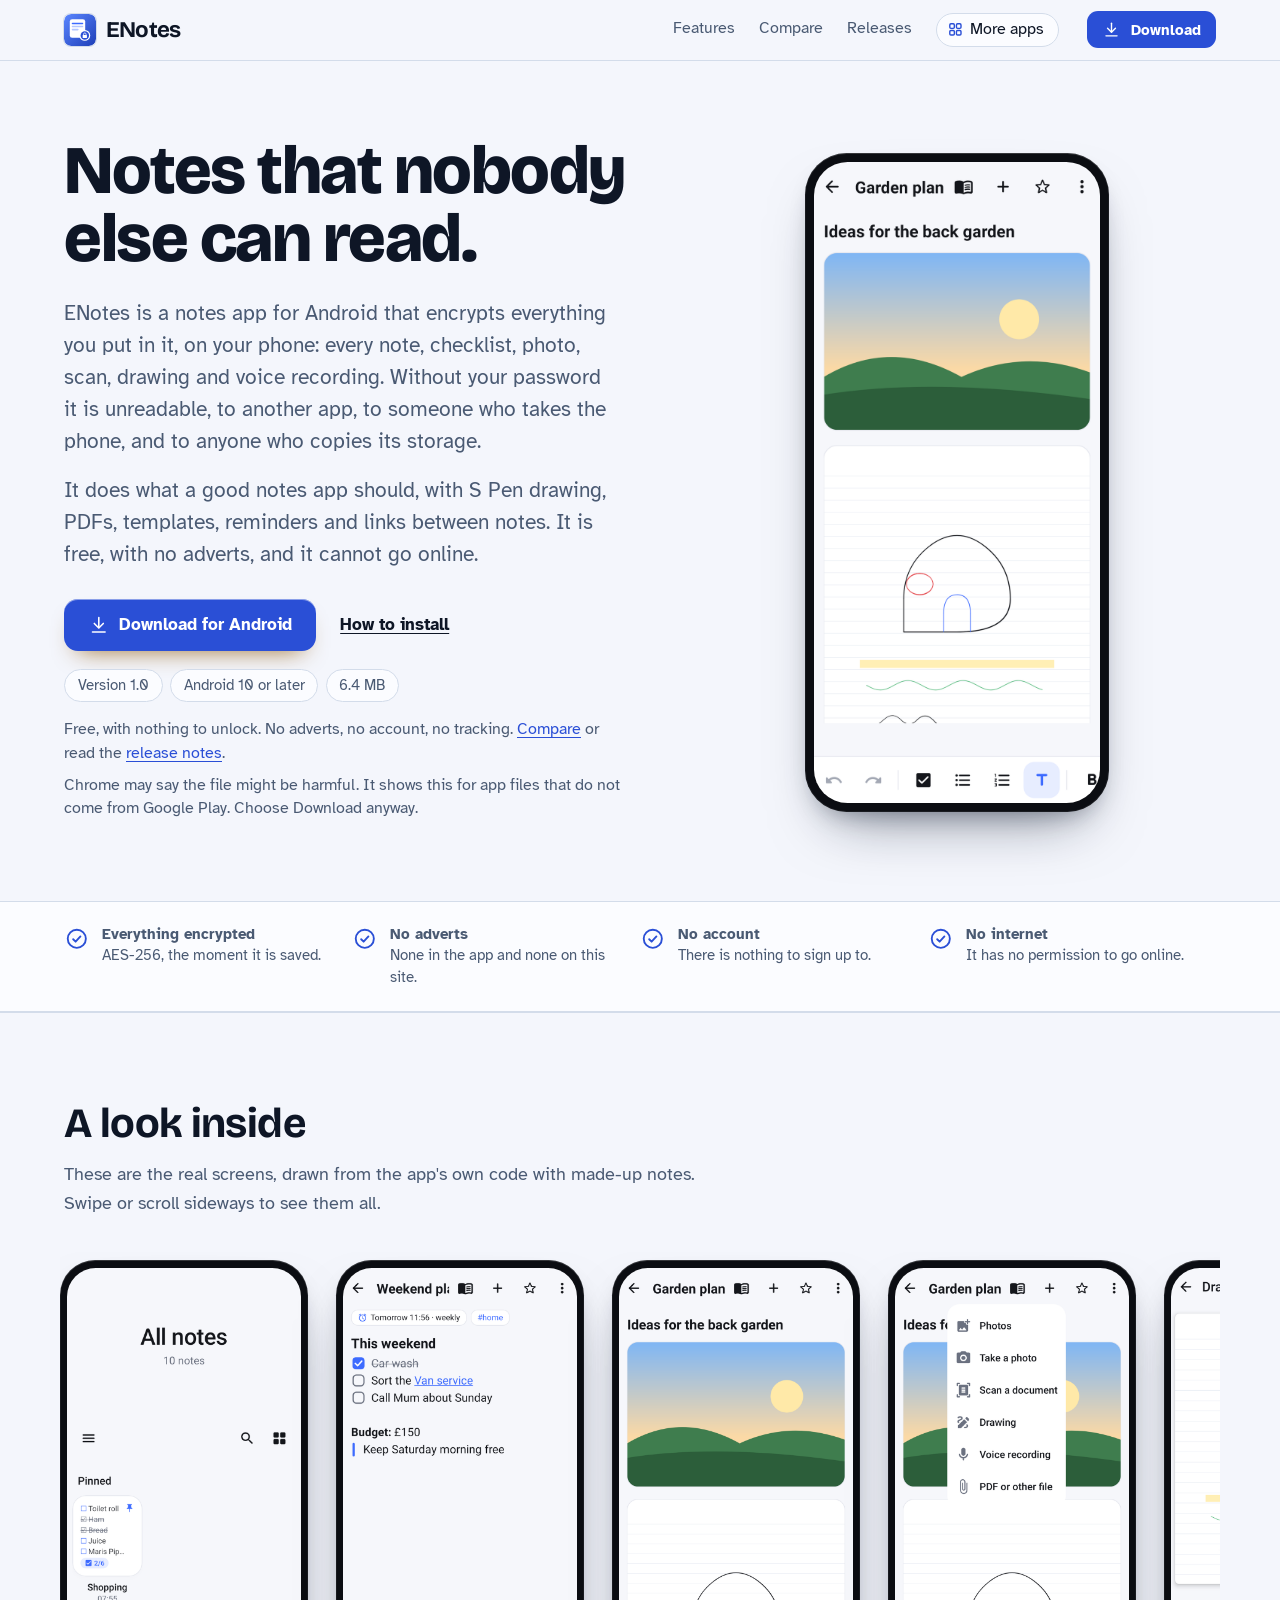
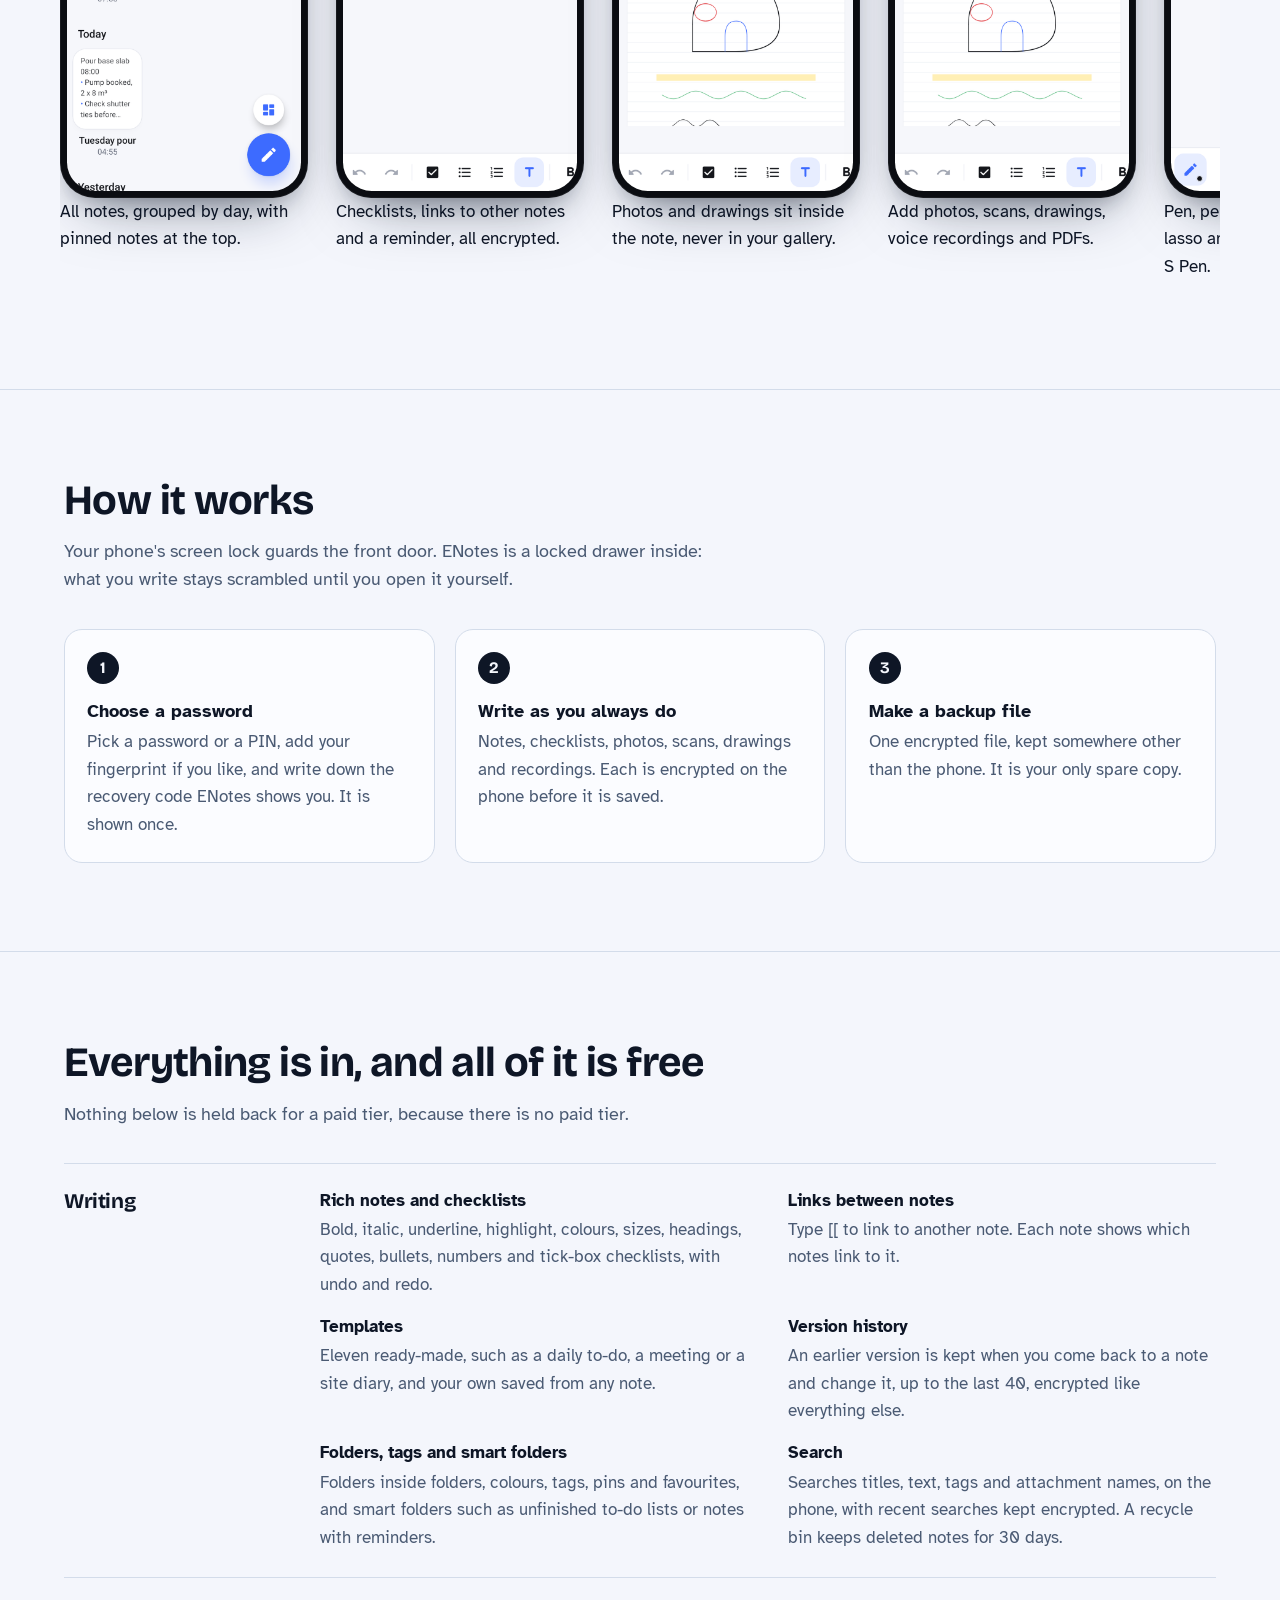
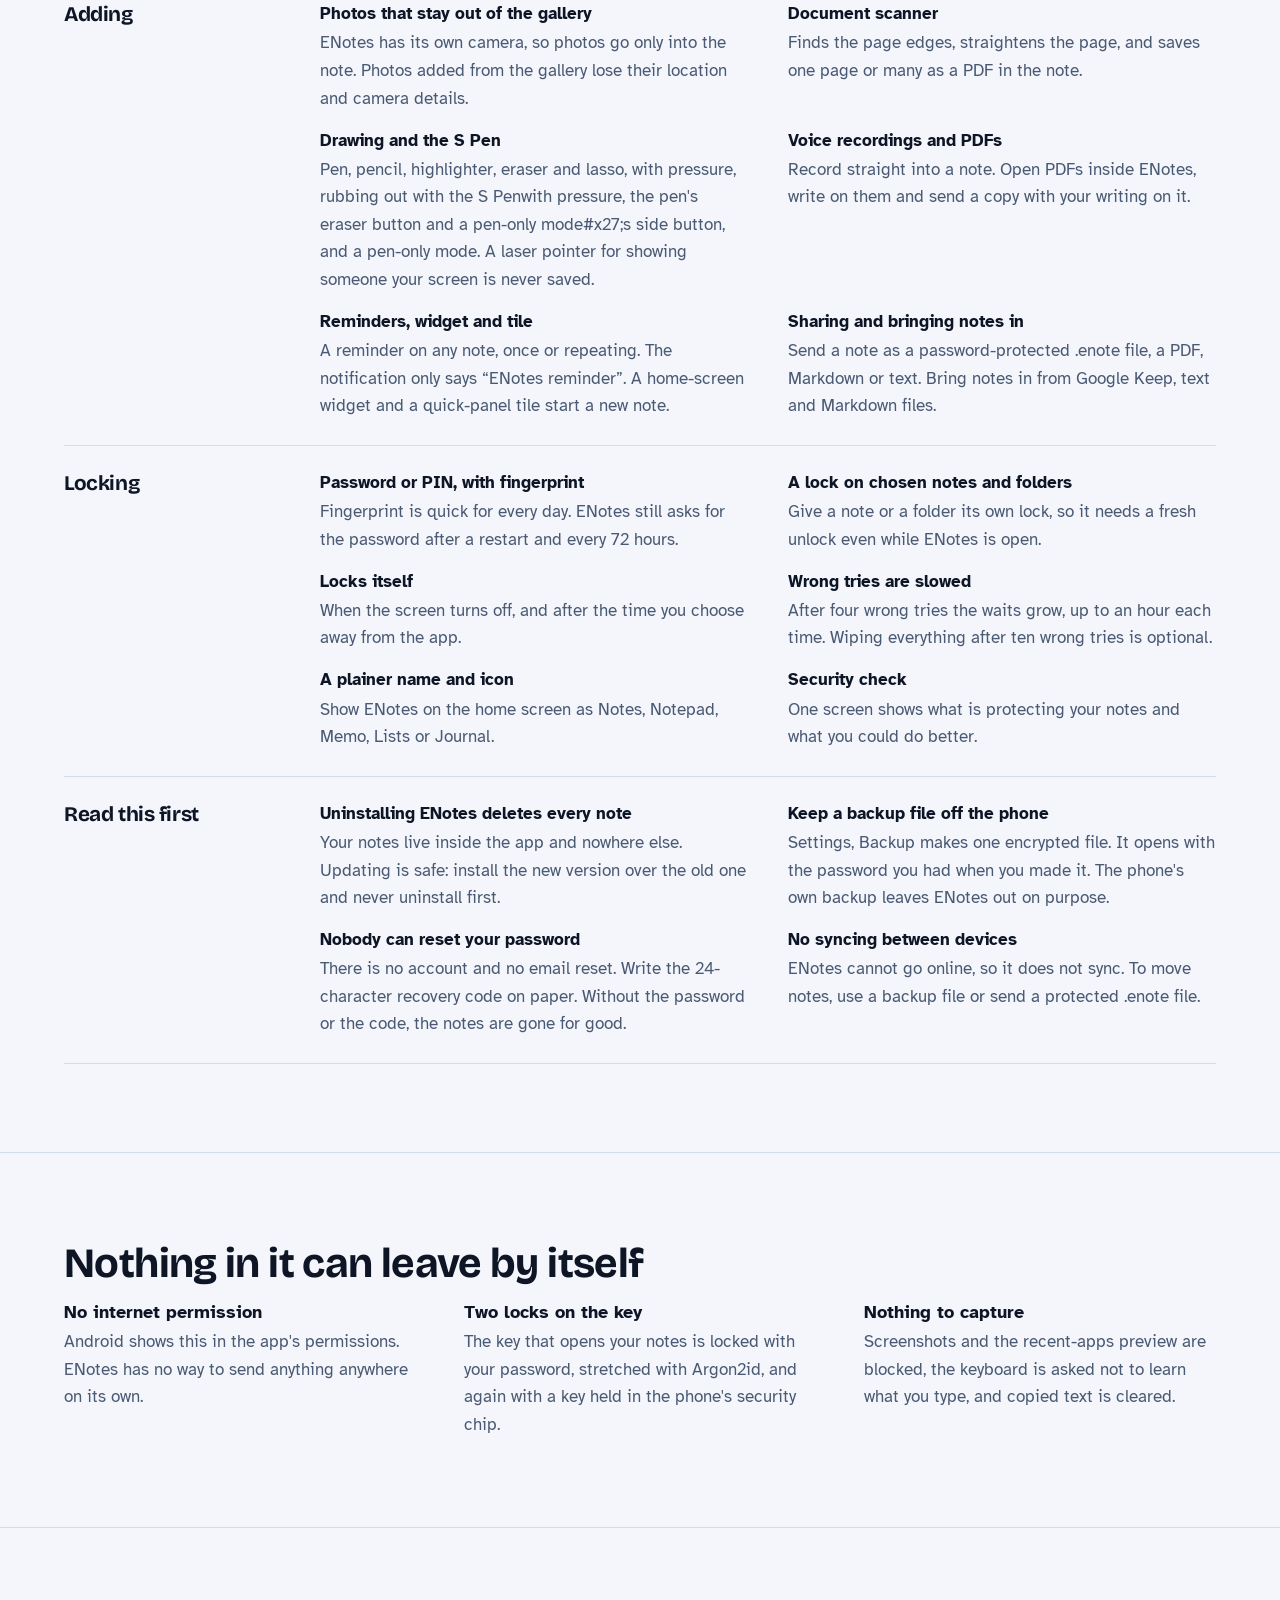
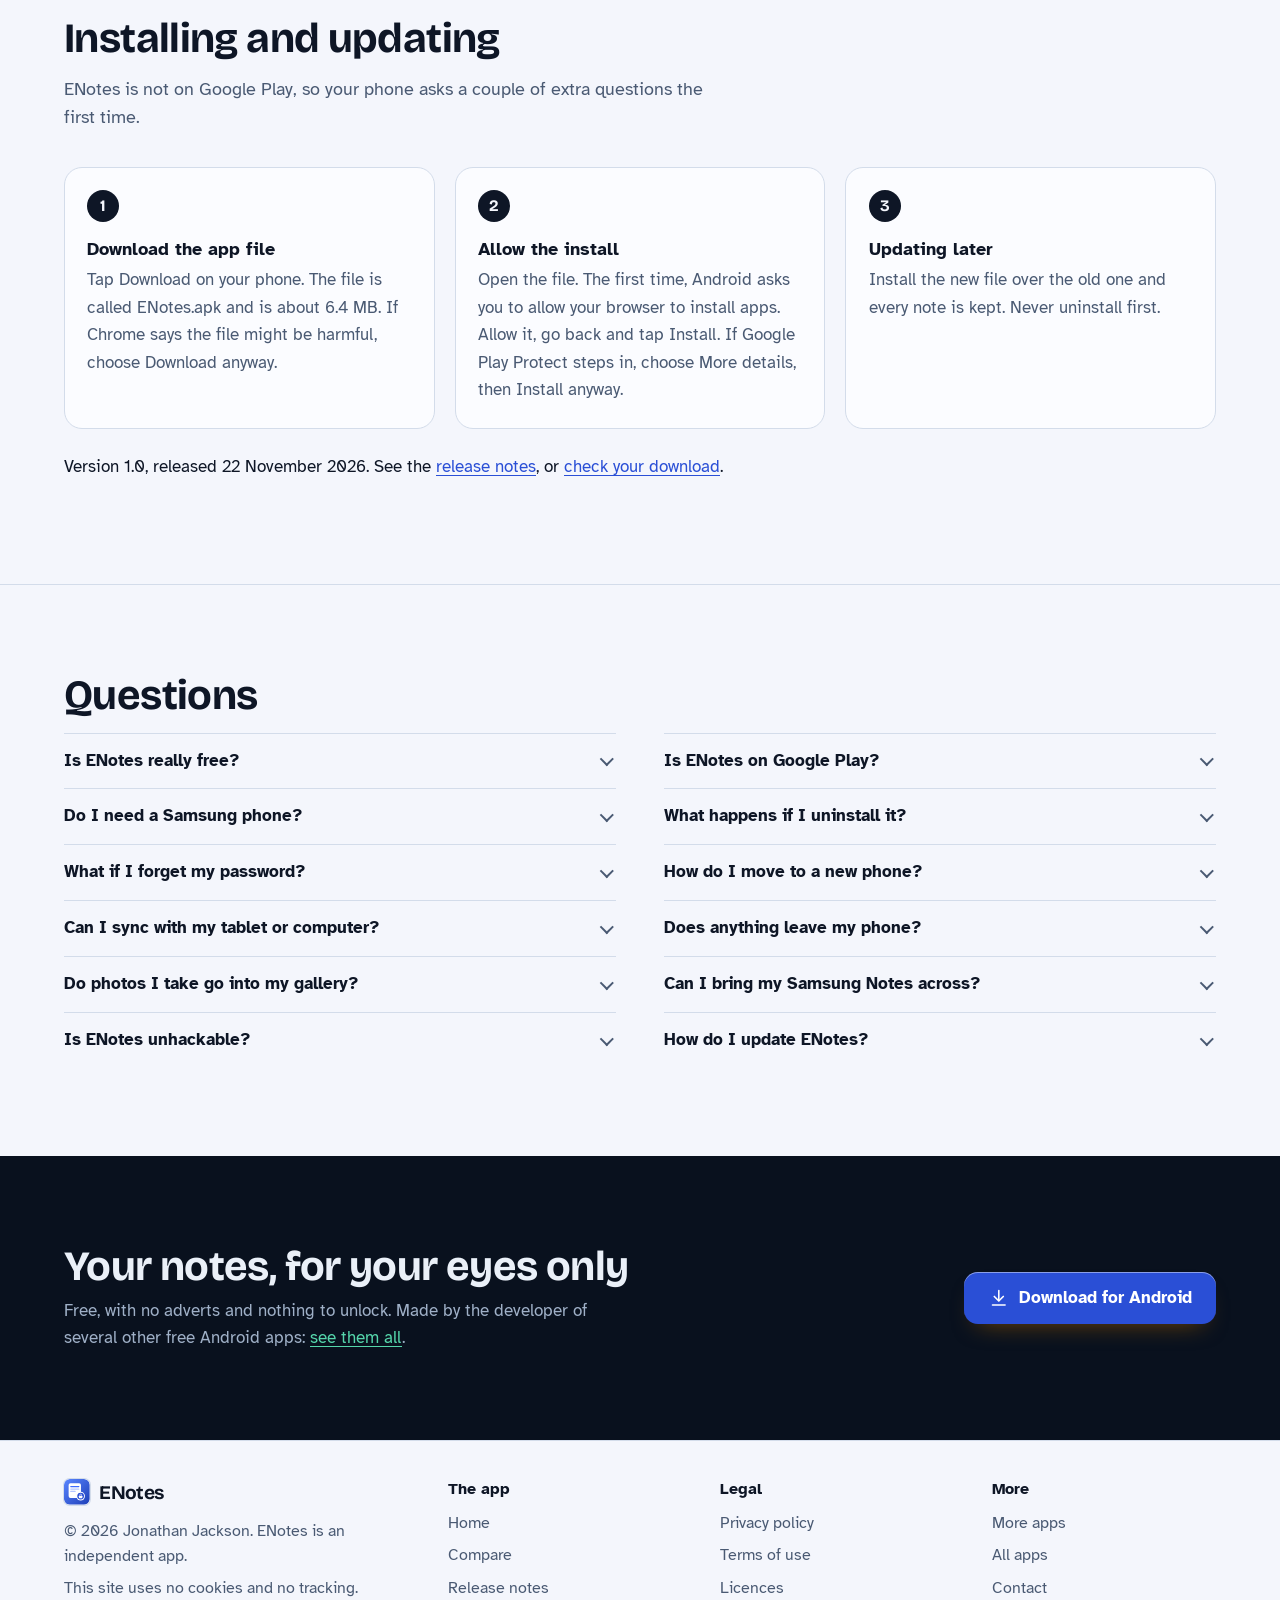
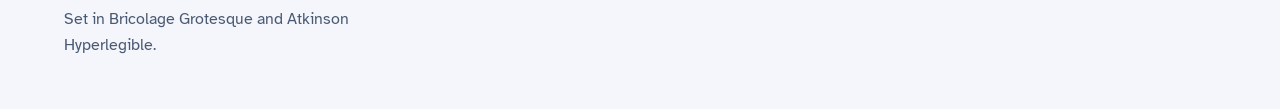
<file: index.html>
<!DOCTYPE html>
<html lang="en-GB">
<head>
<meta charset="utf-8">
<meta name="viewport" content="width=device-width, initial-scale=1">
<title>ENotes: free encrypted notes for Android that cannot go online</title>
<meta name="description" content="ENotes is a notes app for Android that encrypts every note, photo, drawing, scan and recording on your phone. Checklists, S Pen drawing, PDFs, templates, reminders and links between notes. Free, no adverts, no account and no internet permission.">
<meta name="author" content="Jonathan Jackson">
<link rel="canonical" href="https://customgpter.github.io/enotes/">
<meta name="theme-color" content="#f4f6fc" media="(prefers-color-scheme: light)">
<meta name="theme-color" content="#0a0d16" media="(prefers-color-scheme: dark)">
<meta property="og:type" content="website">
<meta property="og:site_name" content="ENotes">
<meta property="og:title" content="ENotes: free encrypted notes for Android that cannot go online">
<meta property="og:description" content="ENotes is a notes app for Android that encrypts every note, photo, drawing, scan and recording on your phone. Checklists, S Pen drawing, PDFs, templates, reminders and links between notes. Free, no adverts, no account and no internet permission.">
<meta property="og:url" content="https://customgpter.github.io/enotes/">
<meta property="og:image" content="https://customgpter.github.io/enotes/assets/og.png">
<meta property="og:image:width" content="1200">
<meta property="og:image:height" content="630">
<meta property="og:image:alt" content="ENotes&#x27; home screen with encrypted notes">
<meta property="og:locale" content="en_GB">
<meta name="twitter:card" content="summary_large_image">
<link rel="icon" href="./assets/favicon.svg" type="image/svg+xml">
<link rel="apple-touch-icon" href="./assets/apple-touch-icon.png">
<link rel="preload" href="./assets/fonts/bricolage-grotesque-latin.woff2" as="font" type="font/woff2" crossorigin>
<link rel="preload" href="./assets/fonts/atkinson-hyperlegible-latin-400-normal.woff2" as="font" type="font/woff2" crossorigin>
<link rel="stylesheet" href="./assets/site.css?v=1">
<link rel="stylesheet" href="./assets/house.css?v=2">
<link rel="stylesheet" href="./assets/apps-list.css?v=1">
<script src="./assets/apps-list.js?v=1" defer></script>
<script type="application/ld+json">{"@context":"https://schema.org","@type":"SoftwareApplication","name":"ENotes","url":"https://customgpter.github.io/enotes/","description":"ENotes is a notes app for Android that encrypts every note, photo, drawing, scan and recording on your phone. Checklists, S Pen drawing, PDFs, templates, reminders and links between notes. Free, no adverts, no account and no internet permission.","applicationCategory":"ProductivityApplication","operatingSystem":"Android 10 or later","softwareVersion":"1.0","downloadUrl":"https://github.com/CustomGPTer/enotes/releases/latest/download/ENotes.apk","releaseNotes":"https://customgpter.github.io/enotes/releases.html","offers":{"@type":"Offer","price":"0","priceCurrency":"GBP"},"inLanguage":"en-GB","image":"https://customgpter.github.io/enotes/assets/og.png","featureList":["Rich notes and checklists","Links between notes","Templates","Version history","Folders, tags and smart folders","Search","Photos that stay out of the gallery","Document scanner","Drawing and the S Pen","Voice recordings and PDFs","Reminders, widget and tile","Sharing and bringing notes in","Password or PIN, with fingerprint","A lock on chosen notes and folders","Locks itself","Wrong tries are slowed","A plainer name and icon","Security check","Uninstalling ENotes deletes every note","Keep a backup file off the phone","Nobody can reset your password","No syncing between devices"],"author":{"@type":"Person","name":"Jonathan Jackson"}}</script>
<script type="application/ld+json">{"@context":"https://schema.org","@type":"FAQPage","mainEntity":[{"@type":"Question","name":"Is ENotes really free?","acceptedAnswer":{"@type":"Answer","text":"Yes. There is no paid version, no subscription and no adverts, and nothing in the app is locked away."}},{"@type":"Question","name":"Is ENotes on Google Play?","acceptedAnswer":{"@type":"Answer","text":"No. ENotes is a personal project and is downloaded from this site as an Android app file. It needs Android 10 or later."}},{"@type":"Question","name":"Do I need a Samsung phone?","acceptedAnswer":{"@type":"Answer","text":"No. ENotes works on any Android phone or tablet with Android 10 or later. On a Galaxy phone with an S Pen, it uses the pen's pressure and its button, and other pressure-sensitive styluses work too."}},{"@type":"Question","name":"What happens if I uninstall it?","acceptedAnswer":{"@type":"Answer","text":"Every note is deleted. The notes are stored inside the app, so uninstalling it, or clearing its storage in the phone's settings, removes them for good. Make a backup file first. Installing an update over the top is safe and keeps everything."}},{"@type":"Question","name":"What if I forget my password?","acceptedAnswer":{"@type":"Answer","text":"On the lock screen tap Forgot it? and type the recovery code you wrote down at setup. You then choose a new password and get a new code. If you have lost the recovery code as well, there is no way in. Nobody, including the developer, can open it for you."}},{"@type":"Question","name":"How do I move to a new phone?","acceptedAnswer":{"@type":"Answer","text":"Make a backup file on the old phone and copy it to the new one. Install ENotes on the new phone and choose Restore from a backup file on its first screen, then type the password you had when you made the backup."}},{"@type":"Question","name":"Can I sync with my tablet or computer?","acceptedAnswer":{"@type":"Answer","text":"No. Syncing needs the internet, and ENotes has no internet permission, so your notes are never on anyone else's computer. To copy notes to another device, use a backup file or a protected .enote file."}},{"@type":"Question","name":"Does anything leave my phone?","acceptedAnswer":{"@type":"Answer","text":"Only what you choose to send, such as a backup file or a shared note, and only to where you send it. ENotes does not have Android's internet permission, so it has no way to send anything by itself. You can check this in ENotes' App info, under permissions."}},{"@type":"Question","name":"Do photos I take go into my gallery?","acceptedAnswer":{"@type":"Answer","text":"No. ENotes uses its own camera, so photos and scans go only into the note, encrypted. Photos you add from the gallery are copied in with their location and camera details removed. The gallery copy stays where it was until you delete it."}},{"@type":"Question","name":"Can I bring my Samsung Notes across?","acceptedAnswer":{"@type":"Answer","text":"Samsung Notes can save a note as a text file or a PDF. Save the notes you want that way, then in ENotes choose Settings, Import notes, or add a PDF to a note. Google Keep notes come across in one go from a Google Takeout file."}},{"@type":"Question","name":"Is ENotes unhackable?","acceptedAnswer":{"@type":"Answer","text":"No app can honestly promise that. ENotes makes a lost, stolen or copied phone useless to anyone without your password. It cannot protect open notes from spy software on a rooted phone, from someone watching you type, or from a password that is easy to guess. ENotes is new and has not had an independent security review."}},{"@type":"Question","name":"How do I update ENotes?","acceptedAnswer":{"@type":"Answer","text":"Because ENotes cannot go online, it cannot check for updates by itself. In Settings, About, Copy the updates link copies the address of the download page on GitHub. Install the new version over the one you have and every note is kept."}}]}</script>
</head>
<body>
<a class="skip" href="#main">Skip to content</a>
<header class="masthead">
<div class="wrap">
<a class="brand" href="./" aria-label="ENotes home"><svg viewBox="0 0 108 108" aria-hidden="true"><defs><linearGradient id="en-icon" x1="0" y1="0" x2="1" y2="1"><stop offset="0" stop-color="#5a86ff"/><stop offset="1" stop-color="#1e3fb8"/></linearGradient></defs><rect width="108" height="108" rx="24" fill="url(#en-icon)"/><g transform="translate(54 54) scale(1.3) translate(-59.5 -58)"><path fill="#fff" d="M39 30h28a6 6 0 0 1 6 6v36a6 6 0 0 1-6 6H39a6 6 0 0 1-6-6V36a6 6 0 0 1 6-6z"/><path fill="#3d6bff" d="M40 39h26a2 2 0 0 1 0 4H40a2 2 0 0 1 0-4z"/><path fill="#b4c6ff" d="M40 47h26a2 2 0 0 1 0 4H40a2 2 0 0 1 0-4zM40 55h14a2 2 0 0 1 0 4H40a2 2 0 0 1 0-4z"/><circle cx="72" cy="72" r="14" fill="#fff"/><circle cx="72" cy="72" r="11" fill="#2a4fd6"/><path fill="#fff" d="M68 71h8a1.5 1.5 0 0 1 1.5 1.5v5A1.5 1.5 0 0 1 76 79h-8a1.5 1.5 0 0 1-1.5-1.5v-5A1.5 1.5 0 0 1 68 71z"/><path d="M68.8 71v-2.2a3.2 3.2 0 0 1 6.4 0V71" fill="none" stroke="#fff" stroke-width="2"/></g></svg><span>ENotes</span></a>
<nav aria-label="Main"><ul><li><a href="./#features">Features</a></li><li><a href="./compare.html">Compare</a></li><li><a href="./releases.html">Releases</a></li><li><a class="more-apps" href="./more-apps.html"><svg class="ico" viewBox="0 0 24 24" aria-hidden="true"><rect x="4" y="4" width="6.5" height="6.5" rx="1.6"/><rect x="13.5" y="4" width="6.5" height="6.5" rx="1.6"/><rect x="4" y="13.5" width="6.5" height="6.5" rx="1.6"/><rect x="13.5" y="13.5" width="6.5" height="6.5" rx="1.6"/></svg>More apps</a></li></ul></nav>
<a class="button small" href="https://github.com/CustomGPTer/enotes/releases/latest/download/ENotes.apk"><svg class="ico" viewBox="0 0 24 24" aria-hidden="true"><path d="M12 4v11"/><path d="M7 10.5l5 5 5-5"/><path d="M5 20h14"/></svg>Download</a>
</div>
</header>
<main id="main">
<div class="hero">
<div class="wrap hero-grid">
<div class="hero-copy">
<h1>Notes that nobody else can read.</h1>
<p class="lede">ENotes is a notes app for Android that encrypts everything you put in it, on your phone: every note, checklist, photo, scan, drawing and voice recording. Without your password it is unreadable, to another app, to someone who takes the phone, and to anyone who copies its storage.</p><p class="lede">It does what a good notes app should, with S Pen drawing, PDFs, templates, reminders and links between notes. It is free, with no adverts, and it cannot go online.</p>

<p class="get" id="download"><a class="button" href="https://github.com/CustomGPTer/enotes/releases/latest/download/ENotes.apk"><svg class="ico" viewBox="0 0 24 24" aria-hidden="true"><path d="M12 4v11"/><path d="M7 10.5l5 5 5-5"/><path d="M5 20h14"/></svg>Download for Android</a><a class="aside" href="#install">How to install</a></p>
<ul class="pills"><li>Version 1.0</li><li>Android 10 or later</li><li>6.4 MB</li></ul>
<p class="facts">Free, with nothing to unlock. No adverts, no account, no tracking. <a href="compare.html">Compare</a> or read the <a href="releases.html">release notes</a>.</p>
<p class="facts">Chrome may say the file might be harmful. It shows this for app files that do not come from Google Play. Choose Download anyway.</p>
</div>
<div class="hero-phone"><div class="phone"><img src="./assets/screens/attachments.png" alt="Photos and drawings sit inside the note, never in your gallery." width="393" height="852" fetchpriority="high"></div></div>
</div>
</div>

<section class="promises" aria-label="In short">
<div class="wrap"><ul><li><svg class="ico" viewBox="0 0 24 24" aria-hidden="true"><circle cx="12" cy="12" r="8.5"/><path d="M8.6 12.4l2.3 2.3 4.5-4.9"/></svg><span><b>Everything encrypted</b><span>AES-256, the moment it is saved.</span></span></li><li><svg class="ico" viewBox="0 0 24 24" aria-hidden="true"><circle cx="12" cy="12" r="8.5"/><path d="M8.6 12.4l2.3 2.3 4.5-4.9"/></svg><span><b>No adverts</b><span>None in the app and none on this site.</span></span></li><li><svg class="ico" viewBox="0 0 24 24" aria-hidden="true"><circle cx="12" cy="12" r="8.5"/><path d="M8.6 12.4l2.3 2.3 4.5-4.9"/></svg><span><b>No account</b><span>There is nothing to sign up to.</span></span></li><li><svg class="ico" viewBox="0 0 24 24" aria-hidden="true"><circle cx="12" cy="12" r="8.5"/><path d="M8.6 12.4l2.3 2.3 4.5-4.9"/></svg><span><b>No internet</b><span>It has no permission to go online.</span></span></li></ul></div>
</section>

<section id="screens" aria-labelledby="screens-h">
<div class="wrap">
<h2 id="screens-h">A look inside</h2>
<p class="intro">These are the real screens, drawn from the app&#x27;s own code with made-up notes. Swipe or scroll sideways to see them all.</p>
<div class="gallery" tabindex="0" role="region" aria-label="Screens from ENotes"><figure class="shot"><div class="phone"><img src="./assets/screens/home.png" alt="All notes, grouped by day, with pinned notes at the top." width="393" height="852" loading="eager" decoding="async"></div><figcaption>All notes, grouped by day, with pinned notes at the top.</figcaption></figure><figure class="shot"><div class="phone"><img src="./assets/screens/checklist.png" alt="Checklists, links to other notes and a reminder, all encrypted." width="393" height="852" loading="eager" decoding="async"></div><figcaption>Checklists, links to other notes and a reminder, all encrypted.</figcaption></figure><figure class="shot"><div class="phone"><img src="./assets/screens/attachments.png" alt="Photos and drawings sit inside the note, never in your gallery." width="393" height="852" loading="eager" decoding="async"></div><figcaption>Photos and drawings sit inside the note, never in your gallery.</figcaption></figure><figure class="shot"><div class="phone"><img src="./assets/screens/insert.png" alt="Add photos, scans, drawings, voice recordings and PDFs." width="393" height="852" loading="lazy" decoding="async"></div><figcaption>Add photos, scans, drawings, voice recordings and PDFs.</figcaption></figure><figure class="shot"><div class="phone"><img src="./assets/screens/drawing.png" alt="Pen, pencil, highlighter, eraser, lasso and a laser pointer for the S Pen." width="393" height="852" loading="lazy" decoding="async"></div><figcaption>Pen, pencil, highlighter, eraser, lasso and a laser pointer for the S Pen.</figcaption></figure><figure class="shot"><div class="phone"><img src="./assets/screens/templates.png" alt="Start from a template, or save your own." width="393" height="852" loading="lazy" decoding="async"></div><figcaption>Start from a template, or save your own.</figcaption></figure><figure class="shot"><div class="phone"><img src="./assets/screens/drawer.png" alt="Folders, smart folders and tags." width="393" height="852" loading="lazy" decoding="async"></div><figcaption>Folders, smart folders and tags.</figcaption></figure><figure class="shot"><div class="phone"><img src="./assets/screens/dark.png" alt="Light, dark and black themes, with eight accent colours." width="393" height="852" loading="lazy" decoding="async"></div><figcaption>Light, dark and black themes, with eight accent colours.</figcaption></figure><figure class="shot"><div class="phone"><img src="./assets/screens/lock.png" alt="Locked: nothing can be read until you unlock." width="393" height="852" loading="lazy" decoding="async"></div><figcaption>Locked: nothing can be read until you unlock.</figcaption></figure><figure class="shot"><div class="phone"><img src="./assets/screens/protected.png" alt="How your notes are protected, in plain words." width="393" height="852" loading="lazy" decoding="async"></div><figcaption>How your notes are protected, in plain words.</figcaption></figure><figure class="shot"><div class="phone"><img src="./assets/screens/security.png" alt="The security check shows what is protecting your notes." width="393" height="852" loading="lazy" decoding="async"></div><figcaption>The security check shows what is protecting your notes.</figcaption></figure><figure class="shot"><div class="phone"><img src="./assets/screens/icon.png" alt="Choose a plainer name and icon for your home screen." width="393" height="852" loading="lazy" decoding="async"></div><figcaption>Choose a plainer name and icon for your home screen.</figcaption></figure></div>
</div>
</section>

<section id="how" aria-labelledby="how-h">
<div class="wrap">
<h2 id="how-h">How it works</h2>
<p class="intro">Your phone&#x27;s screen lock guards the front door. ENotes is a locked drawer inside: what you write stays scrambled until you open it yourself.</p>
<ol class="steps"><li><h3>Choose a password</h3><p>Pick a password or a PIN, add your fingerprint if you like, and write down the recovery code ENotes shows you. It is shown once.</p></li><li><h3>Write as you always do</h3><p>Notes, checklists, photos, scans, drawings and recordings. Each is encrypted on the phone before it is saved.</p></li><li><h3>Make a backup file</h3><p>One encrypted file, kept somewhere other than the phone. It is your only spare copy.</p></li></ol>
</div>
</section>

<section id="features" aria-labelledby="features-h">
<div class="wrap">
<h2 id="features-h">Everything is in, and all of it is free</h2>
<p class="intro">Nothing below is held back for a paid tier, because there is no paid tier.</p>
<div class="groups"><div class="group"><h3>Writing</h3><dl><div><dt>Rich notes and checklists</dt><dd>Bold, italic, underline, highlight, colours, sizes, headings, quotes, bullets, numbers and tick-box checklists, with undo and redo.</dd></div><div><dt>Links between notes</dt><dd>Type [[ to link to another note. Each note shows which notes link to it.</dd></div><div><dt>Templates</dt><dd>Eleven ready-made, such as a daily to-do, a meeting or a site diary, and your own saved from any note.</dd></div><div><dt>Version history</dt><dd>An earlier version is kept when you come back to a note and change it, up to the last 40, encrypted like everything else.</dd></div><div><dt>Folders, tags and smart folders</dt><dd>Folders inside folders, colours, tags, pins and favourites, and smart folders such as unfinished to-do lists or notes with reminders.</dd></div><div><dt>Search</dt><dd>Searches titles, text, tags and attachment names, on the phone, with recent searches kept encrypted. A recycle bin keeps deleted notes for 30 days.</dd></div></dl></div><div class="group"><h3>Adding</h3><dl><div><dt>Photos that stay out of the gallery</dt><dd>ENotes has its own camera, so photos go only into the note. Photos added from the gallery lose their location and camera details.</dd></div><div><dt>Document scanner</dt><dd>Finds the page edges, straightens the page, and saves one page or many as a PDF in the note.</dd></div><div><dt>Drawing and the S Pen</dt><dd>Pen, pencil, highlighter, eraser and lasso, with pressure, rubbing out with the S Penwith pressure, the pen&#x27;s eraser button and a pen-only mode#x27;s side button, and a pen-only mode. A laser pointer for showing someone your screen is never saved.</dd></div><div><dt>Voice recordings and PDFs</dt><dd>Record straight into a note. Open PDFs inside ENotes, write on them and send a copy with your writing on it.</dd></div><div><dt>Reminders, widget and tile</dt><dd>A reminder on any note, once or repeating. The notification only says &ldquo;ENotes reminder&rdquo;. A home-screen widget and a quick-panel tile start a new note.</dd></div><div><dt>Sharing and bringing notes in</dt><dd>Send a note as a password-protected .enote file, a PDF, Markdown or text. Bring notes in from Google Keep, text and Markdown files.</dd></div></dl></div><div class="group"><h3>Locking</h3><dl><div><dt>Password or PIN, with fingerprint</dt><dd>Fingerprint is quick for every day. ENotes still asks for the password after a restart and every 72 hours.</dd></div><div><dt>A lock on chosen notes and folders</dt><dd>Give a note or a folder its own lock, so it needs a fresh unlock even while ENotes is open.</dd></div><div><dt>Locks itself</dt><dd>When the screen turns off, and after the time you choose away from the app.</dd></div><div><dt>Wrong tries are slowed</dt><dd>After four wrong tries the waits grow, up to an hour each time. Wiping everything after ten wrong tries is optional.</dd></div><div><dt>A plainer name and icon</dt><dd>Show ENotes on the home screen as Notes, Notepad, Memo, Lists or Journal.</dd></div><div><dt>Security check</dt><dd>One screen shows what is protecting your notes and what you could do better.</dd></div></dl></div><div class="group"><h3>Read this first</h3><dl><div><dt>Uninstalling ENotes deletes every note</dt><dd>Your notes live inside the app and nowhere else. Updating is safe: install the new version over the old one and never uninstall first.</dd></div><div><dt>Keep a backup file off the phone</dt><dd>Settings, Backup makes one encrypted file. It opens with the password you had when you made it. The phone&#x27;s own backup leaves ENotes out on purpose.</dd></div><div><dt>Nobody can reset your password</dt><dd>There is no account and no email reset. Write the 24-character recovery code on paper. Without the password or the code, the notes are gone for good.</dd></div><div><dt>No syncing between devices</dt><dd>ENotes cannot go online, so it does not sync. To move notes, use a backup file or send a protected .enote file.</dd></div></dl></div></div>
</div>
</section>

<section id="privacy" aria-labelledby="privacy-h">
<div class="wrap">
<h2 id="privacy-h">Nothing in it can leave by itself</h2>
<ul class="plain"><li><h3>No internet permission</h3><p>Android shows this in the app&#x27;s permissions. ENotes has no way to send anything anywhere on its own.</p></li><li><h3>Two locks on the key</h3><p>The key that opens your notes is locked with your password, stretched with Argon2id, and again with a key held in the phone&#x27;s security chip.</p></li><li><h3>Nothing to capture</h3><p>Screenshots and the recent-apps preview are blocked, the keyboard is asked not to learn what you type, and copied text is cleared.</p></li></ul>
</div>
</section>

<section id="install" aria-labelledby="install-h">
<div class="wrap">
<h2 id="install-h">Installing and updating</h2>
<p class="intro">ENotes is not on Google Play, so your phone asks a couple of extra questions the first time.</p>
<ol class="steps"><li><h3>Download the app file</h3><p>Tap Download on your phone. The file is called ENotes.apk and is about 6.4 MB. If Chrome says the file might be harmful, choose Download anyway.</p></li><li><h3>Allow the install</h3><p>Open the file. The first time, Android asks you to allow your browser to install apps. Allow it, go back and tap Install. If Google Play Protect steps in, choose More details, then Install anyway.</p></li><li><h3>Updating later</h3><p>Install the new file over the old one and every note is kept. Never uninstall first.</p></li></ol>
<p class="after-table">Version 1.0, released 22 November 2026. See the <a href="releases.html">release notes</a>, or <a href="releases.html#checking">check your download</a>.</p>
</div>
</section>

<section id="questions" aria-labelledby="questions-h">
<div class="wrap">
<h2 id="questions-h">Questions</h2>
<div class="faq"><details><summary>Is ENotes really free?</summary><p>Yes. There is no paid version, no subscription and no adverts, and nothing in the app is locked away.</p></details><details><summary>Is ENotes on Google Play?</summary><p>No. ENotes is a personal project and is downloaded from this site as an Android app file. It needs Android 10 or later.</p></details><details><summary>Do I need a Samsung phone?</summary><p>No. ENotes works on any Android phone or tablet with Android 10 or later. On a Galaxy phone with an S Pen, it uses the pen&#x27;s pressure and its button, and other pressure-sensitive styluses work too.</p></details><details><summary>What happens if I uninstall it?</summary><p>Every note is deleted. The notes are stored inside the app, so uninstalling it, or clearing its storage in the phone&#x27;s settings, removes them for good. Make a backup file first. Installing an update over the top is safe and keeps everything.</p></details><details><summary>What if I forget my password?</summary><p>On the lock screen tap Forgot it? and type the recovery code you wrote down at setup. You then choose a new password and get a new code. If you have lost the recovery code as well, there is no way in. Nobody, including the developer, can open it for you.</p></details><details><summary>How do I move to a new phone?</summary><p>Make a backup file on the old phone and copy it to the new one. Install ENotes on the new phone and choose Restore from a backup file on its first screen, then type the password you had when you made the backup.</p></details><details><summary>Can I sync with my tablet or computer?</summary><p>No. Syncing needs the internet, and ENotes has no internet permission, so your notes are never on anyone else&#x27;s computer. To copy notes to another device, use a backup file or a protected .enote file.</p></details><details><summary>Does anything leave my phone?</summary><p>Only what you choose to send, such as a backup file or a shared note, and only to where you send it. ENotes does not have Android&#x27;s internet permission, so it has no way to send anything by itself. You can check this in ENotes&#x27; App info, under permissions.</p></details><details><summary>Do photos I take go into my gallery?</summary><p>No. ENotes uses its own camera, so photos and scans go only into the note, encrypted. Photos you add from the gallery are copied in with their location and camera details removed. The gallery copy stays where it was until you delete it.</p></details><details><summary>Can I bring my Samsung Notes across?</summary><p>Samsung Notes can save a note as a text file or a PDF. Save the notes you want that way, then in ENotes choose Settings, Import notes, or add a PDF to a note. Google Keep notes come across in one go from a Google Takeout file.</p></details><details><summary>Is ENotes unhackable?</summary><p>No app can honestly promise that. ENotes makes a lost, stolen or copied phone useless to anyone without your password. It cannot protect open notes from spy software on a rooted phone, from someone watching you type, or from a password that is easy to guess. ENotes is new and has not had an independent security review.</p></details><details><summary>How do I update ENotes?</summary><p>Because ENotes cannot go online, it cannot check for updates by itself. In Settings, About, Copy the updates link copies the address of the download page on GitHub. Install the new version over the one you have and every note is kept.</p></details></div>
</div>
</section>

<section class="closing" aria-labelledby="closing-h">
<div class="wrap">
<div><h2 id="closing-h">Your notes, for your eyes only</h2><p>Free, with no adverts and nothing to unlock. Made by the developer of several other free Android apps: <a href="more-apps.html">see them all</a>.</p></div>
<a class="button" href="https://github.com/CustomGPTer/enotes/releases/latest/download/ENotes.apk"><svg class="ico" viewBox="0 0 24 24" aria-hidden="true"><path d="M12 4v11"/><path d="M7 10.5l5 5 5-5"/><path d="M5 20h14"/></svg>Download for Android</a>
</div>
</section>
</main>
<footer class="colophon">
<div class="wrap">
<div>
<a class="brand" href="./" aria-label="ENotes home"><svg viewBox="0 0 108 108" aria-hidden="true"><defs><linearGradient id="en-icon" x1="0" y1="0" x2="1" y2="1"><stop offset="0" stop-color="#5a86ff"/><stop offset="1" stop-color="#1e3fb8"/></linearGradient></defs><rect width="108" height="108" rx="24" fill="url(#en-icon)"/><g transform="translate(54 54) scale(1.3) translate(-59.5 -58)"><path fill="#fff" d="M39 30h28a6 6 0 0 1 6 6v36a6 6 0 0 1-6 6H39a6 6 0 0 1-6-6V36a6 6 0 0 1 6-6z"/><path fill="#3d6bff" d="M40 39h26a2 2 0 0 1 0 4H40a2 2 0 0 1 0-4z"/><path fill="#b4c6ff" d="M40 47h26a2 2 0 0 1 0 4H40a2 2 0 0 1 0-4zM40 55h14a2 2 0 0 1 0 4H40a2 2 0 0 1 0-4z"/><circle cx="72" cy="72" r="14" fill="#fff"/><circle cx="72" cy="72" r="11" fill="#2a4fd6"/><path fill="#fff" d="M68 71h8a1.5 1.5 0 0 1 1.5 1.5v5A1.5 1.5 0 0 1 76 79h-8a1.5 1.5 0 0 1-1.5-1.5v-5A1.5 1.5 0 0 1 68 71z"/><path d="M68.8 71v-2.2a3.2 3.2 0 0 1 6.4 0V71" fill="none" stroke="#fff" stroke-width="2"/></g></svg><span>ENotes</span></a>
<p>&copy; 2026 Jonathan Jackson. ENotes is an independent app.</p>
<p>This site uses no cookies and no tracking.</p>
<p>Set in Bricolage Grotesque and Atkinson Hyperlegible.</p>
</div>
<nav aria-label="The app"><h2>The app</h2><ul>
<li><a href="./">Home</a></li>
<li><a href="./compare.html">Compare</a></li>
<li><a href="./releases.html">Release notes</a></li>
</ul></nav>
<nav aria-label="Legal"><h2>Legal</h2><ul>
<li><a href="./privacy.html">Privacy policy</a></li>
<li><a href="./terms.html">Terms of use</a></li>
<li><a href="./licences.html">Licences</a></li>
</ul></nav>
<nav aria-label="More"><h2>More</h2><ul>
<li><a href="./more-apps.html">More apps</a></li>
<li><a href="https://customgpter.github.io/">All apps</a></li>
<li><a href="https://github.com/CustomGPTer/enotes/issues">Contact</a></li>
</ul></nav>
</div>
</footer>
</body>
</html>
</file>
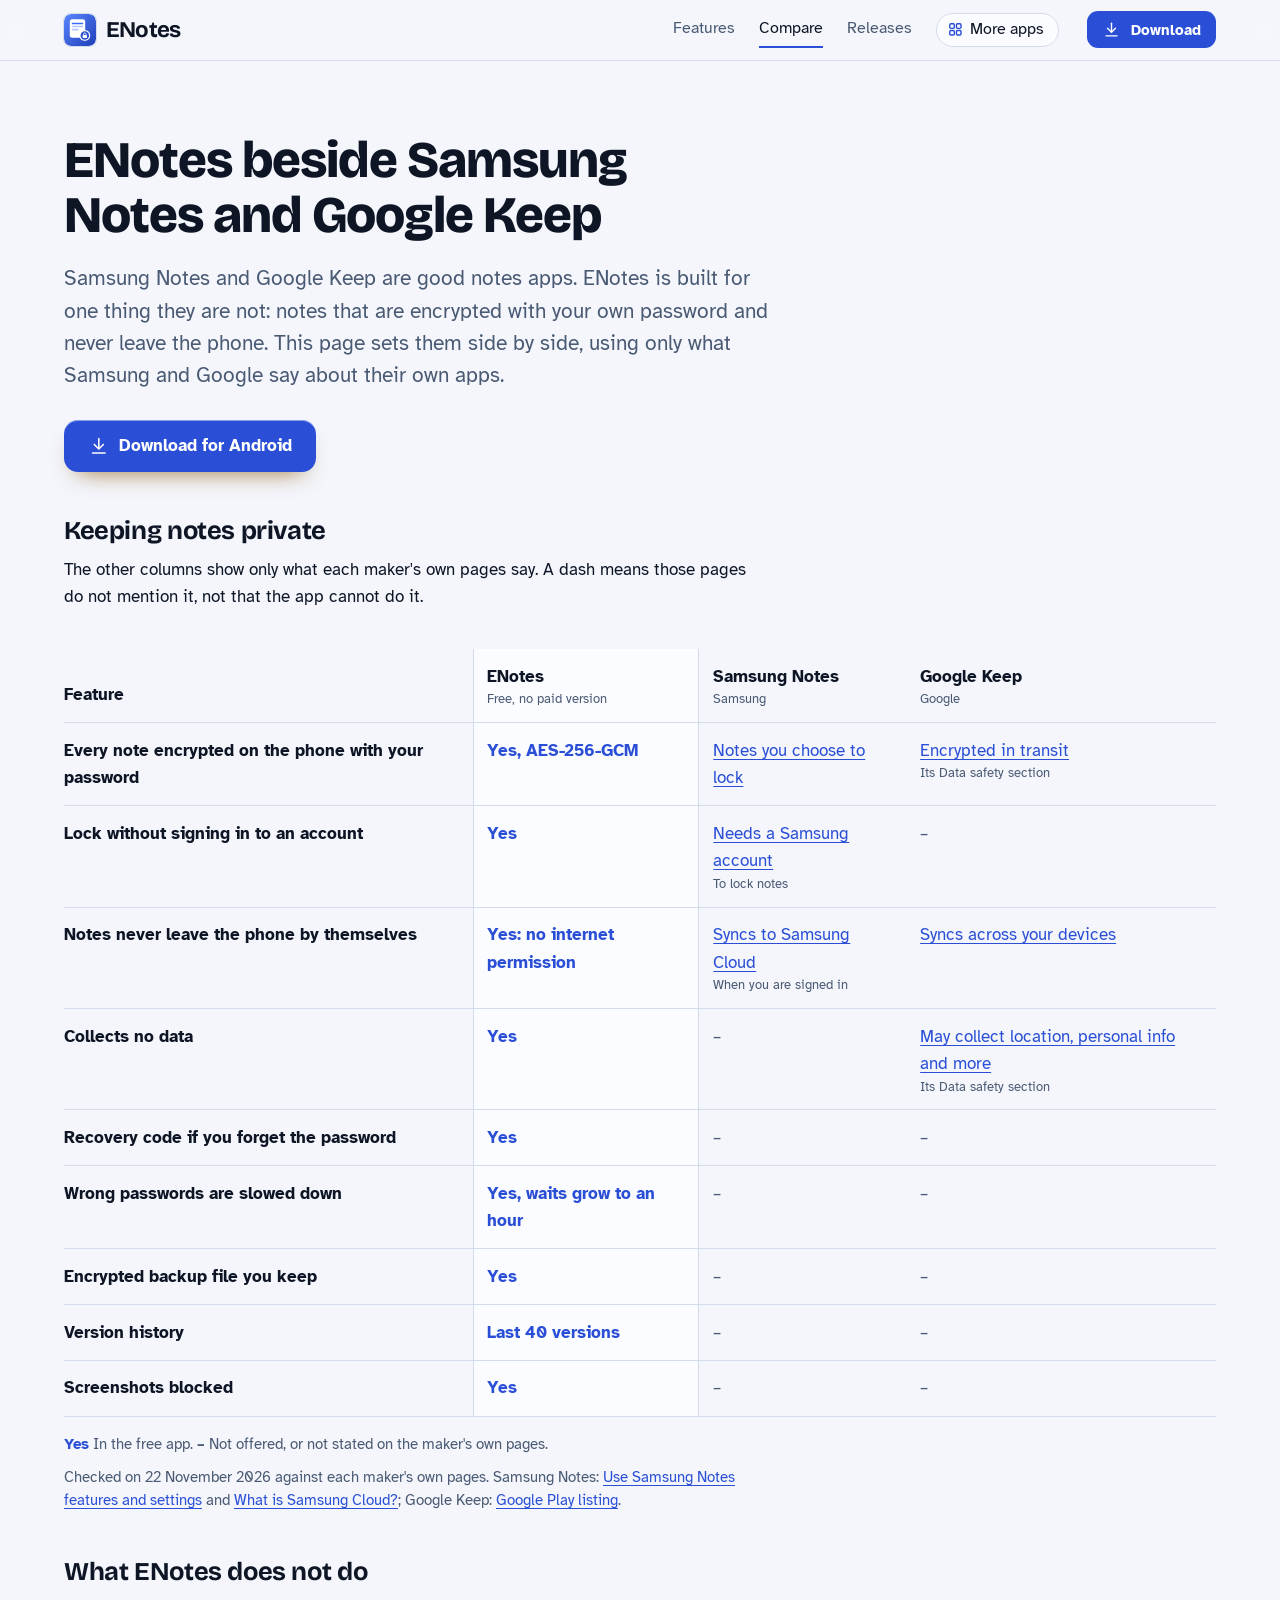
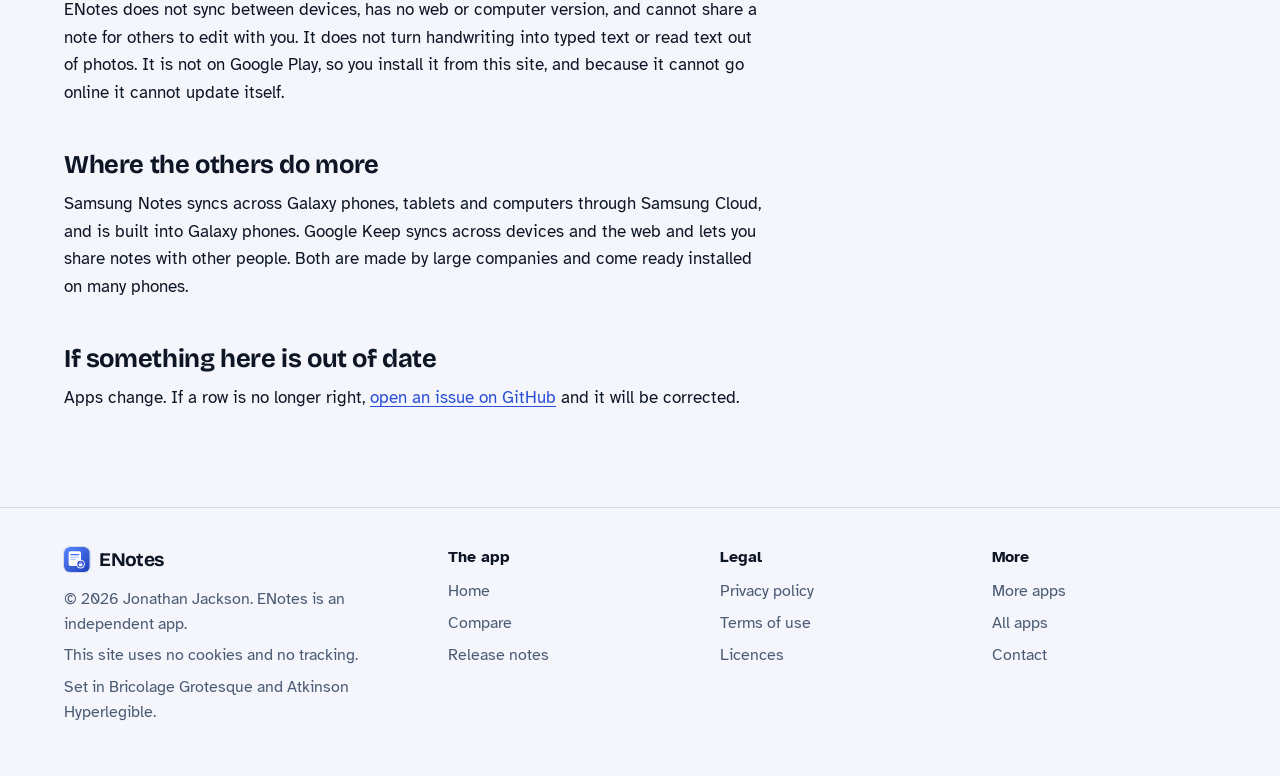
<file: compare.html>
<!DOCTYPE html>
<html lang="en-GB">
<head>
<meta charset="utf-8">
<meta name="viewport" content="width=device-width, initial-scale=1">
<title>ENotes compared with Samsung Notes and Google Keep</title>
<meta name="description" content="How ENotes, Samsung Notes and Google Keep compare on keeping notes private, using only what each maker says.">
<meta name="author" content="Jonathan Jackson">
<link rel="canonical" href="https://customgpter.github.io/enotes/compare.html">
<meta name="theme-color" content="#f4f6fc" media="(prefers-color-scheme: light)">
<meta name="theme-color" content="#0a0d16" media="(prefers-color-scheme: dark)">
<meta property="og:type" content="website">
<meta property="og:site_name" content="ENotes">
<meta property="og:title" content="ENotes compared with Samsung Notes and Google Keep">
<meta property="og:description" content="How ENotes, Samsung Notes and Google Keep compare on keeping notes private, using only what each maker says.">
<meta property="og:url" content="https://customgpter.github.io/enotes/compare.html">
<meta property="og:image" content="https://customgpter.github.io/enotes/assets/og.png">
<meta property="og:image:width" content="1200">
<meta property="og:image:height" content="630">
<meta property="og:image:alt" content="ENotes&#x27; home screen with encrypted notes">
<meta property="og:locale" content="en_GB">
<meta name="twitter:card" content="summary_large_image">
<link rel="icon" href="./assets/favicon.svg" type="image/svg+xml">
<link rel="apple-touch-icon" href="./assets/apple-touch-icon.png">
<link rel="preload" href="./assets/fonts/bricolage-grotesque-latin.woff2" as="font" type="font/woff2" crossorigin>
<link rel="preload" href="./assets/fonts/atkinson-hyperlegible-latin-400-normal.woff2" as="font" type="font/woff2" crossorigin>
<link rel="stylesheet" href="./assets/site.css?v=1">
<link rel="stylesheet" href="./assets/house.css?v=2">
<link rel="stylesheet" href="./assets/apps-list.css?v=1">
<script src="./assets/apps-list.js?v=1" defer></script>
</head>
<body>
<a class="skip" href="#main">Skip to content</a>
<header class="masthead">
<div class="wrap">
<a class="brand" href="./" aria-label="ENotes home"><svg viewBox="0 0 108 108" aria-hidden="true"><defs><linearGradient id="en-icon" x1="0" y1="0" x2="1" y2="1"><stop offset="0" stop-color="#5a86ff"/><stop offset="1" stop-color="#1e3fb8"/></linearGradient></defs><rect width="108" height="108" rx="24" fill="url(#en-icon)"/><g transform="translate(54 54) scale(1.3) translate(-59.5 -58)"><path fill="#fff" d="M39 30h28a6 6 0 0 1 6 6v36a6 6 0 0 1-6 6H39a6 6 0 0 1-6-6V36a6 6 0 0 1 6-6z"/><path fill="#3d6bff" d="M40 39h26a2 2 0 0 1 0 4H40a2 2 0 0 1 0-4z"/><path fill="#b4c6ff" d="M40 47h26a2 2 0 0 1 0 4H40a2 2 0 0 1 0-4zM40 55h14a2 2 0 0 1 0 4H40a2 2 0 0 1 0-4z"/><circle cx="72" cy="72" r="14" fill="#fff"/><circle cx="72" cy="72" r="11" fill="#2a4fd6"/><path fill="#fff" d="M68 71h8a1.5 1.5 0 0 1 1.5 1.5v5A1.5 1.5 0 0 1 76 79h-8a1.5 1.5 0 0 1-1.5-1.5v-5A1.5 1.5 0 0 1 68 71z"/><path d="M68.8 71v-2.2a3.2 3.2 0 0 1 6.4 0V71" fill="none" stroke="#fff" stroke-width="2"/></g></svg><span>ENotes</span></a>
<nav aria-label="Main"><ul><li><a href="./#features">Features</a></li><li><a href="./compare.html" aria-current="page">Compare</a></li><li><a href="./releases.html">Releases</a></li><li><a class="more-apps" href="./more-apps.html"><svg class="ico" viewBox="0 0 24 24" aria-hidden="true"><rect x="4" y="4" width="6.5" height="6.5" rx="1.6"/><rect x="13.5" y="4" width="6.5" height="6.5" rx="1.6"/><rect x="4" y="13.5" width="6.5" height="6.5" rx="1.6"/><rect x="13.5" y="13.5" width="6.5" height="6.5" rx="1.6"/></svg>More apps</a></li></ul></nav>
<a class="button small" href="https://github.com/CustomGPTer/enotes/releases/latest/download/ENotes.apk"><svg class="ico" viewBox="0 0 24 24" aria-hidden="true"><path d="M12 4v11"/><path d="M7 10.5l5 5 5-5"/><path d="M5 20h14"/></svg>Download</a>
</div>
</header>
<main id="main" class="doc">
<div class="wrap">
<div class="measure">
<h1>ENotes beside Samsung Notes and Google Keep</h1>
<p class="lede">Samsung Notes and Google Keep are good notes apps. ENotes is built for one thing they are not: notes that are encrypted with your own password and never leave the phone. This page sets them side by side, using only what Samsung and Google say about their own apps.</p>
<p class="get"><a class="button" href="https://github.com/CustomGPTer/enotes/releases/latest/download/ENotes.apk"><svg class="ico" viewBox="0 0 24 24" aria-hidden="true"><path d="M12 4v11"/><path d="M7 10.5l5 5 5-5"/><path d="M5 20h14"/></svg>Download for Android</a></p>
<h2 id="table">Keeping notes private</h2>
<p>The other columns show only what each maker&#x27;s own pages say. A dash means those pages do not mention it, not that the app cannot do it.</p>
</div>
<div class="scroll">
<table class="cmp">
<thead><tr><th scope="col">Feature</th><th scope="col" class="ours">ENotes<small>Free, no paid version</small></th><th scope="col">Samsung Notes<small>Samsung</small></th><th scope="col">Google Keep<small>Google</small></th></tr></thead>
<tbody>
<tr><th scope="row">Every note encrypted on the phone with your password</th><td class="yes ours"><span class="app">ENotes</span><span class="v">Yes, AES-256-GCM</span></td><td class="na"><span class="app">Samsung Notes</span><span class="v"><a href="https://www.samsung.com/us/support/answer/ANS10001384/">Notes you choose to lock</a></span></td><td class="na"><span class="app">Google Keep</span><span class="v"><a href="https://play.google.com/store/apps/details?id=com.google.android.keep&hl=en_GB">Encrypted in transit</a><small>Its Data safety section</small></span></td></tr>
<tr><th scope="row">Lock without signing in to an account</th><td class="yes ours"><span class="app">ENotes</span><span class="v">Yes</span></td><td class="na"><span class="app">Samsung Notes</span><span class="v"><a href="https://www.samsung.com/us/support/answer/ANS10001384/">Needs a Samsung account</a><small>To lock notes</small></span></td><td class="na"><span class="app">Google Keep</span><span class="v">&ndash;</span></td></tr>
<tr><th scope="row">Notes never leave the phone by themselves</th><td class="yes ours"><span class="app">ENotes</span><span class="v">Yes: no internet permission</span></td><td class="na"><span class="app">Samsung Notes</span><span class="v"><a href="https://www.samsungcloud.com/en/about/what-is-samsung-cloud">Syncs to Samsung Cloud</a><small>When you are signed in</small></span></td><td class="na"><span class="app">Google Keep</span><span class="v"><a href="https://play.google.com/store/apps/details?id=com.google.android.keep&hl=en_GB">Syncs across your devices</a></span></td></tr>
<tr><th scope="row">Collects no data</th><td class="yes ours"><span class="app">ENotes</span><span class="v">Yes</span></td><td class="na"><span class="app">Samsung Notes</span><span class="v">&ndash;</span></td><td class="na"><span class="app">Google Keep</span><span class="v"><a href="https://play.google.com/store/apps/details?id=com.google.android.keep&hl=en_GB">May collect location, personal info and more</a><small>Its Data safety section</small></span></td></tr>
<tr><th scope="row">Recovery code if you forget the password</th><td class="yes ours"><span class="app">ENotes</span><span class="v">Yes</span></td><td class="na"><span class="app">Samsung Notes</span><span class="v">&ndash;</span></td><td class="na"><span class="app">Google Keep</span><span class="v">&ndash;</span></td></tr>
<tr><th scope="row">Wrong passwords are slowed down</th><td class="yes ours"><span class="app">ENotes</span><span class="v">Yes, waits grow to an hour</span></td><td class="na"><span class="app">Samsung Notes</span><span class="v">&ndash;</span></td><td class="na"><span class="app">Google Keep</span><span class="v">&ndash;</span></td></tr>
<tr><th scope="row">Encrypted backup file you keep</th><td class="yes ours"><span class="app">ENotes</span><span class="v">Yes</span></td><td class="na"><span class="app">Samsung Notes</span><span class="v">&ndash;</span></td><td class="na"><span class="app">Google Keep</span><span class="v">&ndash;</span></td></tr>
<tr><th scope="row">Version history</th><td class="yes ours"><span class="app">ENotes</span><span class="v">Last 40 versions</span></td><td class="na"><span class="app">Samsung Notes</span><span class="v">&ndash;</span></td><td class="na"><span class="app">Google Keep</span><span class="v">&ndash;</span></td></tr>
<tr><th scope="row">Screenshots blocked</th><td class="yes ours"><span class="app">ENotes</span><span class="v">Yes</span></td><td class="na"><span class="app">Samsung Notes</span><span class="v">&ndash;</span></td><td class="na"><span class="app">Google Keep</span><span class="v">&ndash;</span></td></tr>
</tbody>
</table>
</div>
<div class="measure">
<p class="key"><strong class="yes">Yes</strong> In the free app. <strong>&ndash;</strong> Not offered, or not stated on the maker&#x27;s own pages.</p>
<p class="key">Checked on 22 November 2026 against each maker&#x27;s own pages. Samsung Notes: <a href="https://www.samsung.com/us/support/answer/ANS10001384/">Use Samsung Notes features and settings</a> and <a href="https://www.samsungcloud.com/en/about/what-is-samsung-cloud">What is Samsung Cloud?</a>; Google Keep: <a href="https://play.google.com/store/apps/details?id=com.google.android.keep&hl=en_GB">Google Play listing</a>.</p>
<h2>What ENotes does not do</h2><p>ENotes does not sync between devices, has no web or computer version, and cannot share a note for others to edit with you. It does not turn handwriting into typed text or read text out of photos. It is not on Google Play, so you install it from this site, and because it cannot go online it cannot update itself.</p><h2>Where the others do more</h2><p>Samsung Notes syncs across Galaxy phones, tablets and computers through Samsung Cloud, and is built into Galaxy phones. Google Keep syncs across devices and the web and lets you share notes with other people. Both are made by large companies and come ready installed on many phones.</p>
<h2 id="wrong">If something here is out of date</h2>
<p>Apps change. If a row is no longer right, <a href="https://github.com/CustomGPTer/enotes/issues">open an issue on GitHub</a> and it will be corrected.
</div>
</div>
</main>
<footer class="colophon">
<div class="wrap">
<div>
<a class="brand" href="./" aria-label="ENotes home"><svg viewBox="0 0 108 108" aria-hidden="true"><defs><linearGradient id="en-icon" x1="0" y1="0" x2="1" y2="1"><stop offset="0" stop-color="#5a86ff"/><stop offset="1" stop-color="#1e3fb8"/></linearGradient></defs><rect width="108" height="108" rx="24" fill="url(#en-icon)"/><g transform="translate(54 54) scale(1.3) translate(-59.5 -58)"><path fill="#fff" d="M39 30h28a6 6 0 0 1 6 6v36a6 6 0 0 1-6 6H39a6 6 0 0 1-6-6V36a6 6 0 0 1 6-6z"/><path fill="#3d6bff" d="M40 39h26a2 2 0 0 1 0 4H40a2 2 0 0 1 0-4z"/><path fill="#b4c6ff" d="M40 47h26a2 2 0 0 1 0 4H40a2 2 0 0 1 0-4zM40 55h14a2 2 0 0 1 0 4H40a2 2 0 0 1 0-4z"/><circle cx="72" cy="72" r="14" fill="#fff"/><circle cx="72" cy="72" r="11" fill="#2a4fd6"/><path fill="#fff" d="M68 71h8a1.5 1.5 0 0 1 1.5 1.5v5A1.5 1.5 0 0 1 76 79h-8a1.5 1.5 0 0 1-1.5-1.5v-5A1.5 1.5 0 0 1 68 71z"/><path d="M68.8 71v-2.2a3.2 3.2 0 0 1 6.4 0V71" fill="none" stroke="#fff" stroke-width="2"/></g></svg><span>ENotes</span></a>
<p>&copy; 2026 Jonathan Jackson. ENotes is an independent app.</p>
<p>This site uses no cookies and no tracking.</p>
<p>Set in Bricolage Grotesque and Atkinson Hyperlegible.</p>
</div>
<nav aria-label="The app"><h2>The app</h2><ul>
<li><a href="./">Home</a></li>
<li><a href="./compare.html">Compare</a></li>
<li><a href="./releases.html">Release notes</a></li>
</ul></nav>
<nav aria-label="Legal"><h2>Legal</h2><ul>
<li><a href="./privacy.html">Privacy policy</a></li>
<li><a href="./terms.html">Terms of use</a></li>
<li><a href="./licences.html">Licences</a></li>
</ul></nav>
<nav aria-label="More"><h2>More</h2><ul>
<li><a href="./more-apps.html">More apps</a></li>
<li><a href="https://customgpter.github.io/">All apps</a></li>
<li><a href="https://github.com/CustomGPTer/enotes/issues">Contact</a></li>
</ul></nav>
</div>
</footer>
</body>
</html>
</file>
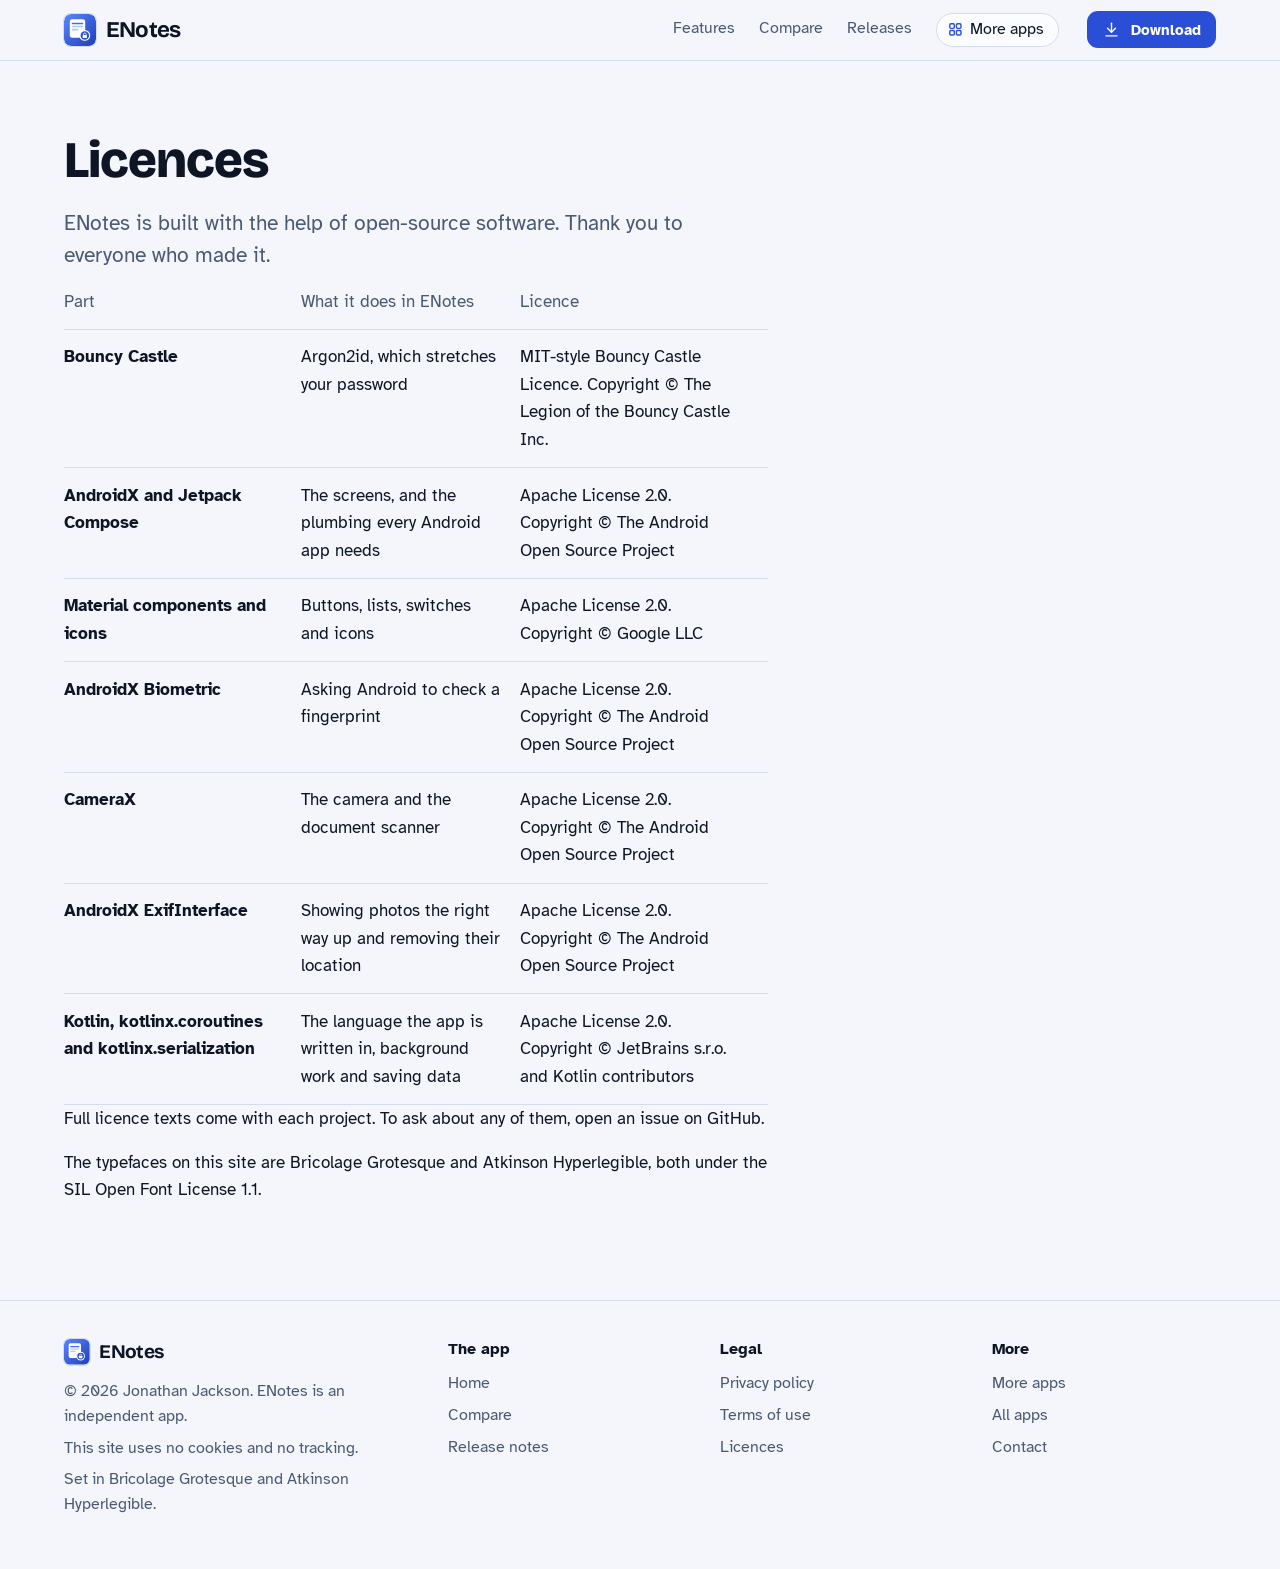
<file: licences.html>
<!DOCTYPE html>
<html lang="en-GB">
<head>
<meta charset="utf-8">
<meta name="viewport" content="width=device-width, initial-scale=1">
<title>ENotes licences</title>
<meta name="description" content="The open-source software ENotes is built with.">
<meta name="author" content="Jonathan Jackson">
<link rel="canonical" href="https://customgpter.github.io/enotes/licences.html">
<meta name="theme-color" content="#f4f6fc" media="(prefers-color-scheme: light)">
<meta name="theme-color" content="#0a0d16" media="(prefers-color-scheme: dark)">
<meta property="og:type" content="website">
<meta property="og:site_name" content="ENotes">
<meta property="og:title" content="ENotes licences">
<meta property="og:description" content="The open-source software ENotes is built with.">
<meta property="og:url" content="https://customgpter.github.io/enotes/licences.html">
<meta property="og:image" content="https://customgpter.github.io/enotes/assets/og.png">
<meta property="og:image:width" content="1200">
<meta property="og:image:height" content="630">
<meta property="og:image:alt" content="ENotes&#x27; home screen with encrypted notes">
<meta property="og:locale" content="en_GB">
<meta name="twitter:card" content="summary_large_image">
<link rel="icon" href="./assets/favicon.svg" type="image/svg+xml">
<link rel="apple-touch-icon" href="./assets/apple-touch-icon.png">
<link rel="preload" href="./assets/fonts/bricolage-grotesque-latin.woff2" as="font" type="font/woff2" crossorigin>
<link rel="preload" href="./assets/fonts/atkinson-hyperlegible-latin-400-normal.woff2" as="font" type="font/woff2" crossorigin>
<link rel="stylesheet" href="./assets/site.css?v=1">
<link rel="stylesheet" href="./assets/house.css?v=2">
<link rel="stylesheet" href="./assets/apps-list.css?v=1">
<script src="./assets/apps-list.js?v=1" defer></script>
</head>
<body>
<a class="skip" href="#main">Skip to content</a>
<header class="masthead">
<div class="wrap">
<a class="brand" href="./" aria-label="ENotes home"><svg viewBox="0 0 108 108" aria-hidden="true"><defs><linearGradient id="en-icon" x1="0" y1="0" x2="1" y2="1"><stop offset="0" stop-color="#5a86ff"/><stop offset="1" stop-color="#1e3fb8"/></linearGradient></defs><rect width="108" height="108" rx="24" fill="url(#en-icon)"/><g transform="translate(54 54) scale(1.3) translate(-59.5 -58)"><path fill="#fff" d="M39 30h28a6 6 0 0 1 6 6v36a6 6 0 0 1-6 6H39a6 6 0 0 1-6-6V36a6 6 0 0 1 6-6z"/><path fill="#3d6bff" d="M40 39h26a2 2 0 0 1 0 4H40a2 2 0 0 1 0-4z"/><path fill="#b4c6ff" d="M40 47h26a2 2 0 0 1 0 4H40a2 2 0 0 1 0-4zM40 55h14a2 2 0 0 1 0 4H40a2 2 0 0 1 0-4z"/><circle cx="72" cy="72" r="14" fill="#fff"/><circle cx="72" cy="72" r="11" fill="#2a4fd6"/><path fill="#fff" d="M68 71h8a1.5 1.5 0 0 1 1.5 1.5v5A1.5 1.5 0 0 1 76 79h-8a1.5 1.5 0 0 1-1.5-1.5v-5A1.5 1.5 0 0 1 68 71z"/><path d="M68.8 71v-2.2a3.2 3.2 0 0 1 6.4 0V71" fill="none" stroke="#fff" stroke-width="2"/></g></svg><span>ENotes</span></a>
<nav aria-label="Main"><ul><li><a href="./#features">Features</a></li><li><a href="./compare.html">Compare</a></li><li><a href="./releases.html">Releases</a></li><li><a class="more-apps" href="./more-apps.html"><svg class="ico" viewBox="0 0 24 24" aria-hidden="true"><rect x="4" y="4" width="6.5" height="6.5" rx="1.6"/><rect x="13.5" y="4" width="6.5" height="6.5" rx="1.6"/><rect x="4" y="13.5" width="6.5" height="6.5" rx="1.6"/><rect x="13.5" y="13.5" width="6.5" height="6.5" rx="1.6"/></svg>More apps</a></li></ul></nav>
<a class="button small" href="https://github.com/CustomGPTer/enotes/releases/latest/download/ENotes.apk"><svg class="ico" viewBox="0 0 24 24" aria-hidden="true"><path d="M12 4v11"/><path d="M7 10.5l5 5 5-5"/><path d="M5 20h14"/></svg>Download</a>
</div>
</header>
<main id="main" class="doc">
<div class="wrap">
<div class="measure">
<h1>Licences</h1>
<p class="lede">ENotes is built with the help of open-source software. Thank you to everyone who made it.</p>
<div class="scroll"><table><thead><tr><th scope="col">Part</th><th scope="col">What it does in ENotes</th><th scope="col">Licence</th></tr></thead><tbody><tr><th scope="row">Bouncy Castle</th><td>Argon2id, which stretches your password</td><td>MIT-style Bouncy Castle Licence. Copyright &copy; The Legion of the Bouncy Castle Inc.</td></tr><tr><th scope="row">AndroidX and Jetpack Compose</th><td>The screens, and the plumbing every Android app needs</td><td>Apache License 2.0. Copyright &copy; The Android Open Source Project</td></tr><tr><th scope="row">Material components and icons</th><td>Buttons, lists, switches and icons</td><td>Apache License 2.0. Copyright &copy; Google LLC</td></tr><tr><th scope="row">AndroidX Biometric</th><td>Asking Android to check a fingerprint</td><td>Apache License 2.0. Copyright &copy; The Android Open Source Project</td></tr><tr><th scope="row">CameraX</th><td>The camera and the document scanner</td><td>Apache License 2.0. Copyright &copy; The Android Open Source Project</td></tr><tr><th scope="row">AndroidX ExifInterface</th><td>Showing photos the right way up and removing their location</td><td>Apache License 2.0. Copyright &copy; The Android Open Source Project</td></tr><tr><th scope="row">Kotlin, kotlinx.coroutines and kotlinx.serialization</th><td>The language the app is written in, background work and saving data</td><td>Apache License 2.0. Copyright &copy; JetBrains s.r.o. and Kotlin contributors</td></tr></tbody></table></div>
<p>Full licence texts come with each project. To ask about any of them, open an issue on GitHub.</p>
<p>The typefaces on this site are Bricolage Grotesque and Atkinson Hyperlegible, both under the SIL Open Font License 1.1.</p>
</div>
</div>
</main>
<footer class="colophon">
<div class="wrap">
<div>
<a class="brand" href="./" aria-label="ENotes home"><svg viewBox="0 0 108 108" aria-hidden="true"><defs><linearGradient id="en-icon" x1="0" y1="0" x2="1" y2="1"><stop offset="0" stop-color="#5a86ff"/><stop offset="1" stop-color="#1e3fb8"/></linearGradient></defs><rect width="108" height="108" rx="24" fill="url(#en-icon)"/><g transform="translate(54 54) scale(1.3) translate(-59.5 -58)"><path fill="#fff" d="M39 30h28a6 6 0 0 1 6 6v36a6 6 0 0 1-6 6H39a6 6 0 0 1-6-6V36a6 6 0 0 1 6-6z"/><path fill="#3d6bff" d="M40 39h26a2 2 0 0 1 0 4H40a2 2 0 0 1 0-4z"/><path fill="#b4c6ff" d="M40 47h26a2 2 0 0 1 0 4H40a2 2 0 0 1 0-4zM40 55h14a2 2 0 0 1 0 4H40a2 2 0 0 1 0-4z"/><circle cx="72" cy="72" r="14" fill="#fff"/><circle cx="72" cy="72" r="11" fill="#2a4fd6"/><path fill="#fff" d="M68 71h8a1.5 1.5 0 0 1 1.5 1.5v5A1.5 1.5 0 0 1 76 79h-8a1.5 1.5 0 0 1-1.5-1.5v-5A1.5 1.5 0 0 1 68 71z"/><path d="M68.8 71v-2.2a3.2 3.2 0 0 1 6.4 0V71" fill="none" stroke="#fff" stroke-width="2"/></g></svg><span>ENotes</span></a>
<p>&copy; 2026 Jonathan Jackson. ENotes is an independent app.</p>
<p>This site uses no cookies and no tracking.</p>
<p>Set in Bricolage Grotesque and Atkinson Hyperlegible.</p>
</div>
<nav aria-label="The app"><h2>The app</h2><ul>
<li><a href="./">Home</a></li>
<li><a href="./compare.html">Compare</a></li>
<li><a href="./releases.html">Release notes</a></li>
</ul></nav>
<nav aria-label="Legal"><h2>Legal</h2><ul>
<li><a href="./privacy.html">Privacy policy</a></li>
<li><a href="./terms.html">Terms of use</a></li>
<li><a href="./licences.html">Licences</a></li>
</ul></nav>
<nav aria-label="More"><h2>More</h2><ul>
<li><a href="./more-apps.html">More apps</a></li>
<li><a href="https://customgpter.github.io/">All apps</a></li>
<li><a href="https://github.com/CustomGPTer/enotes/issues">Contact</a></li>
</ul></nav>
</div>
</footer>
</body>
</html>
</file>
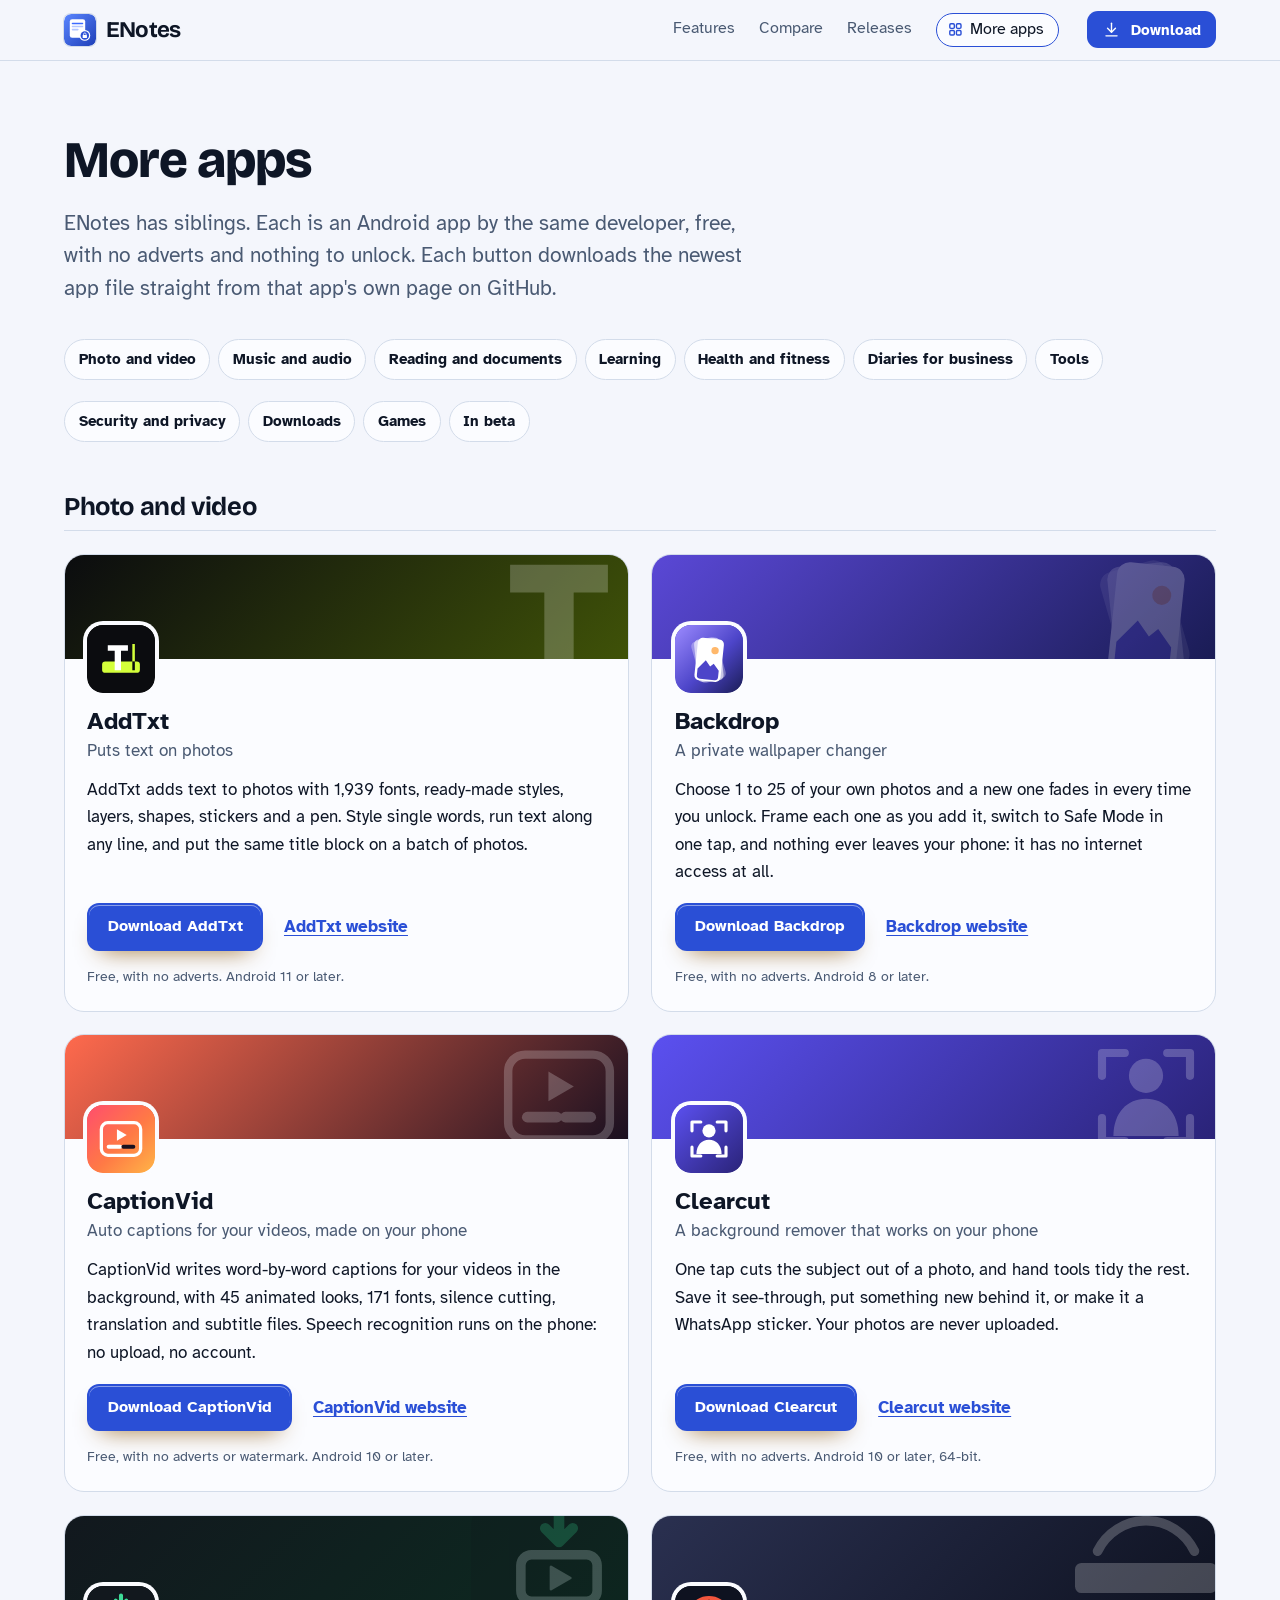
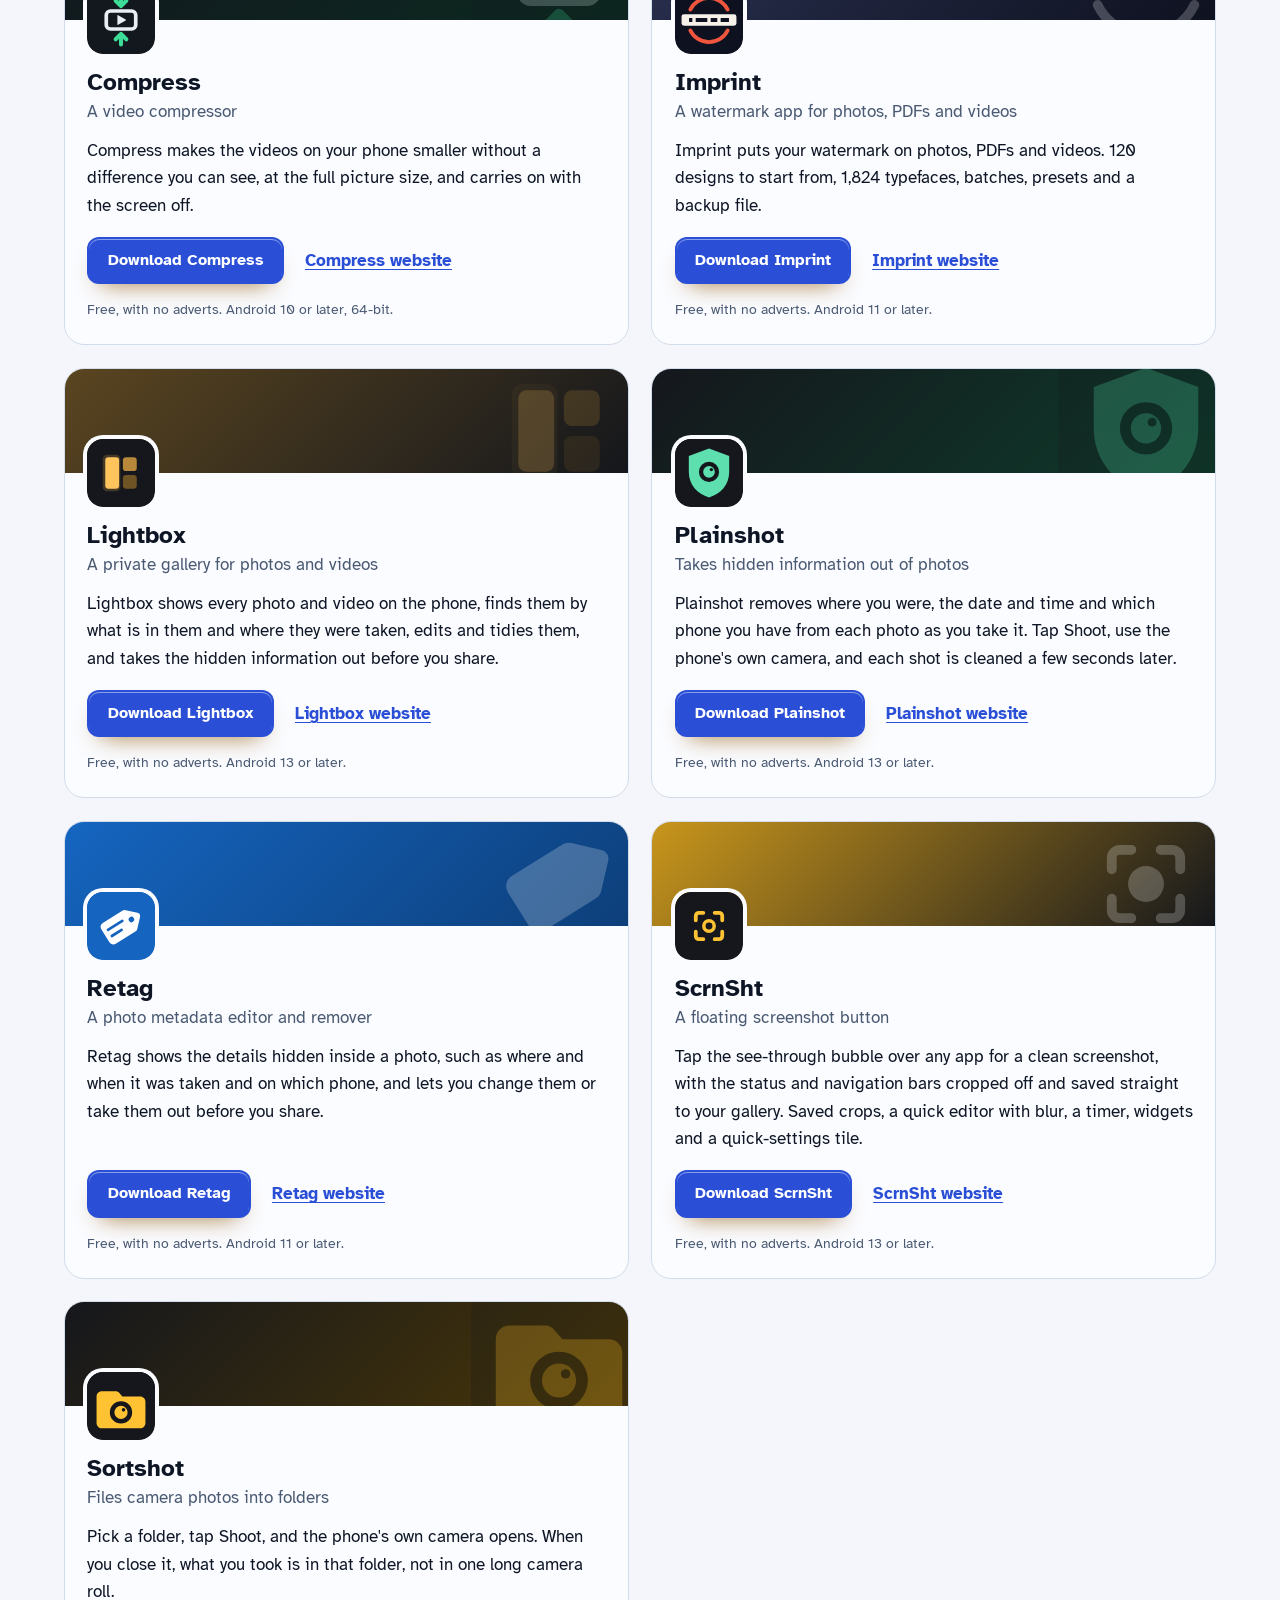
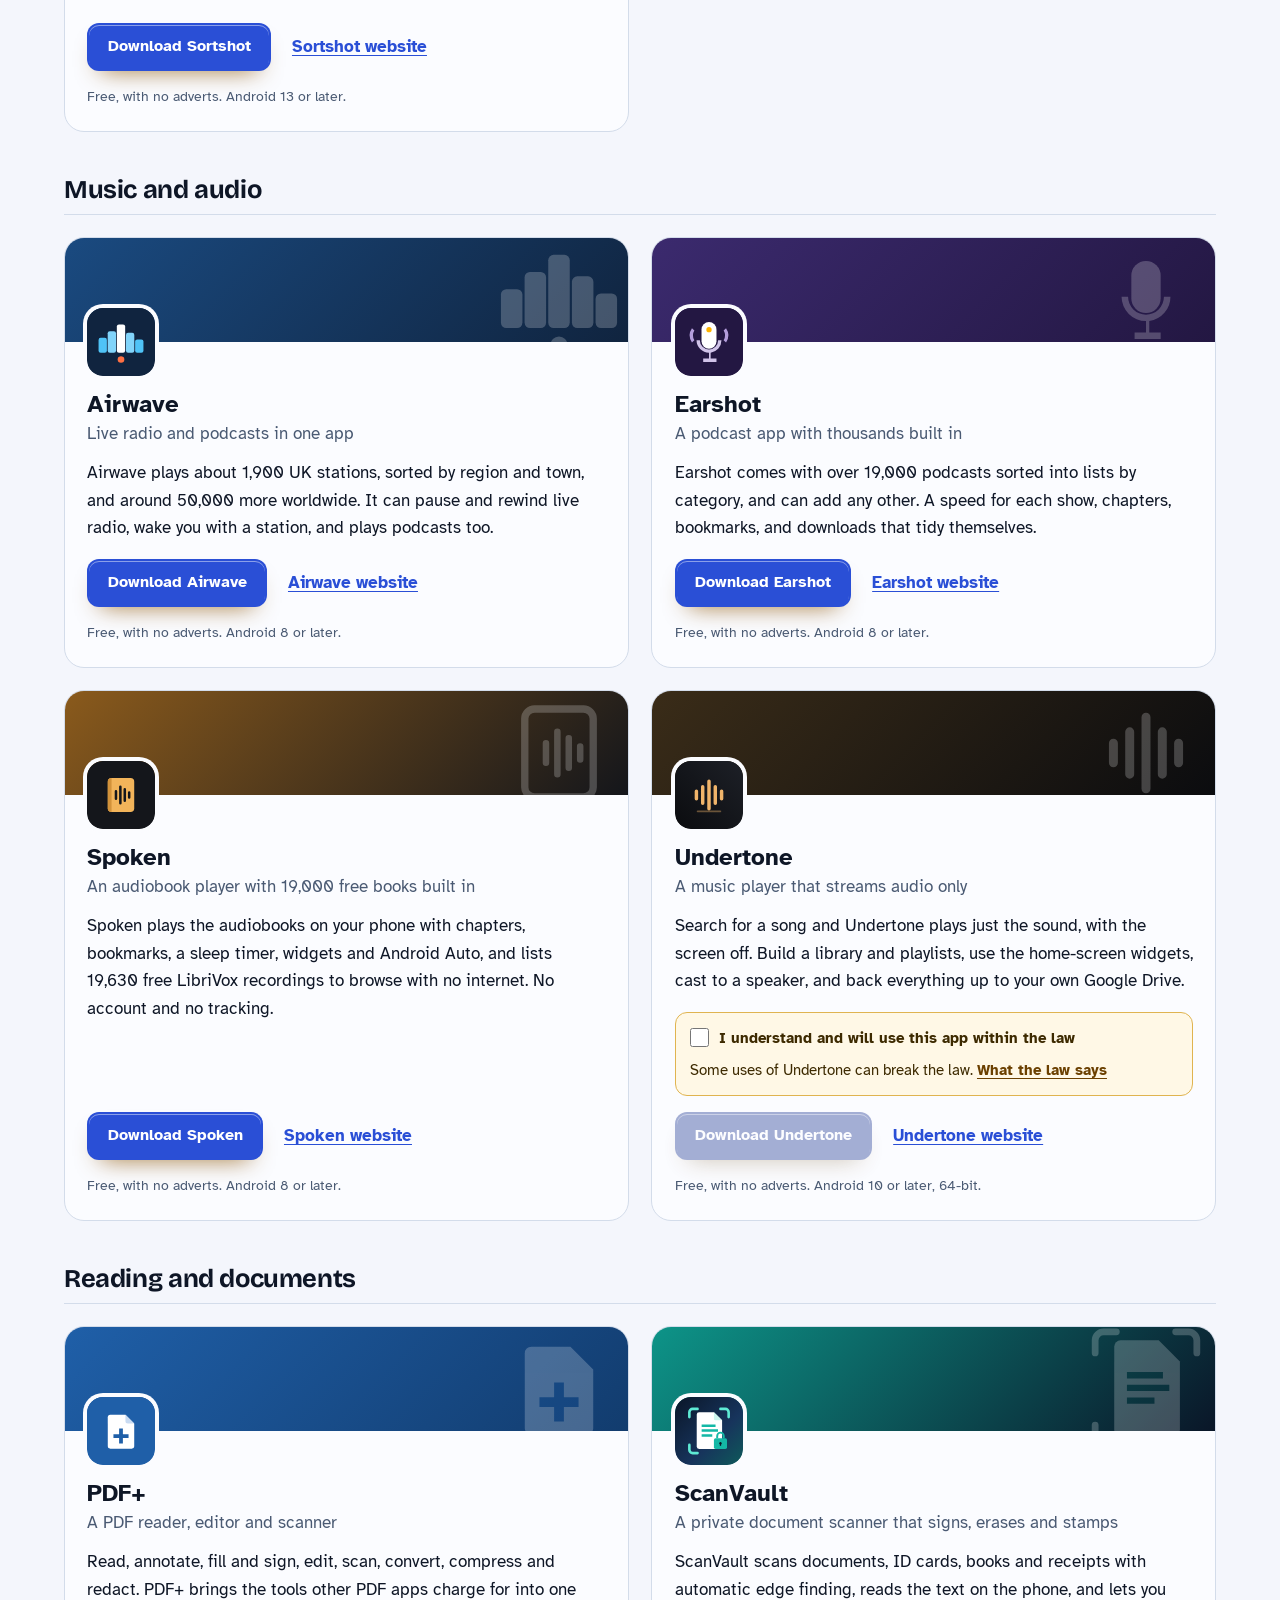
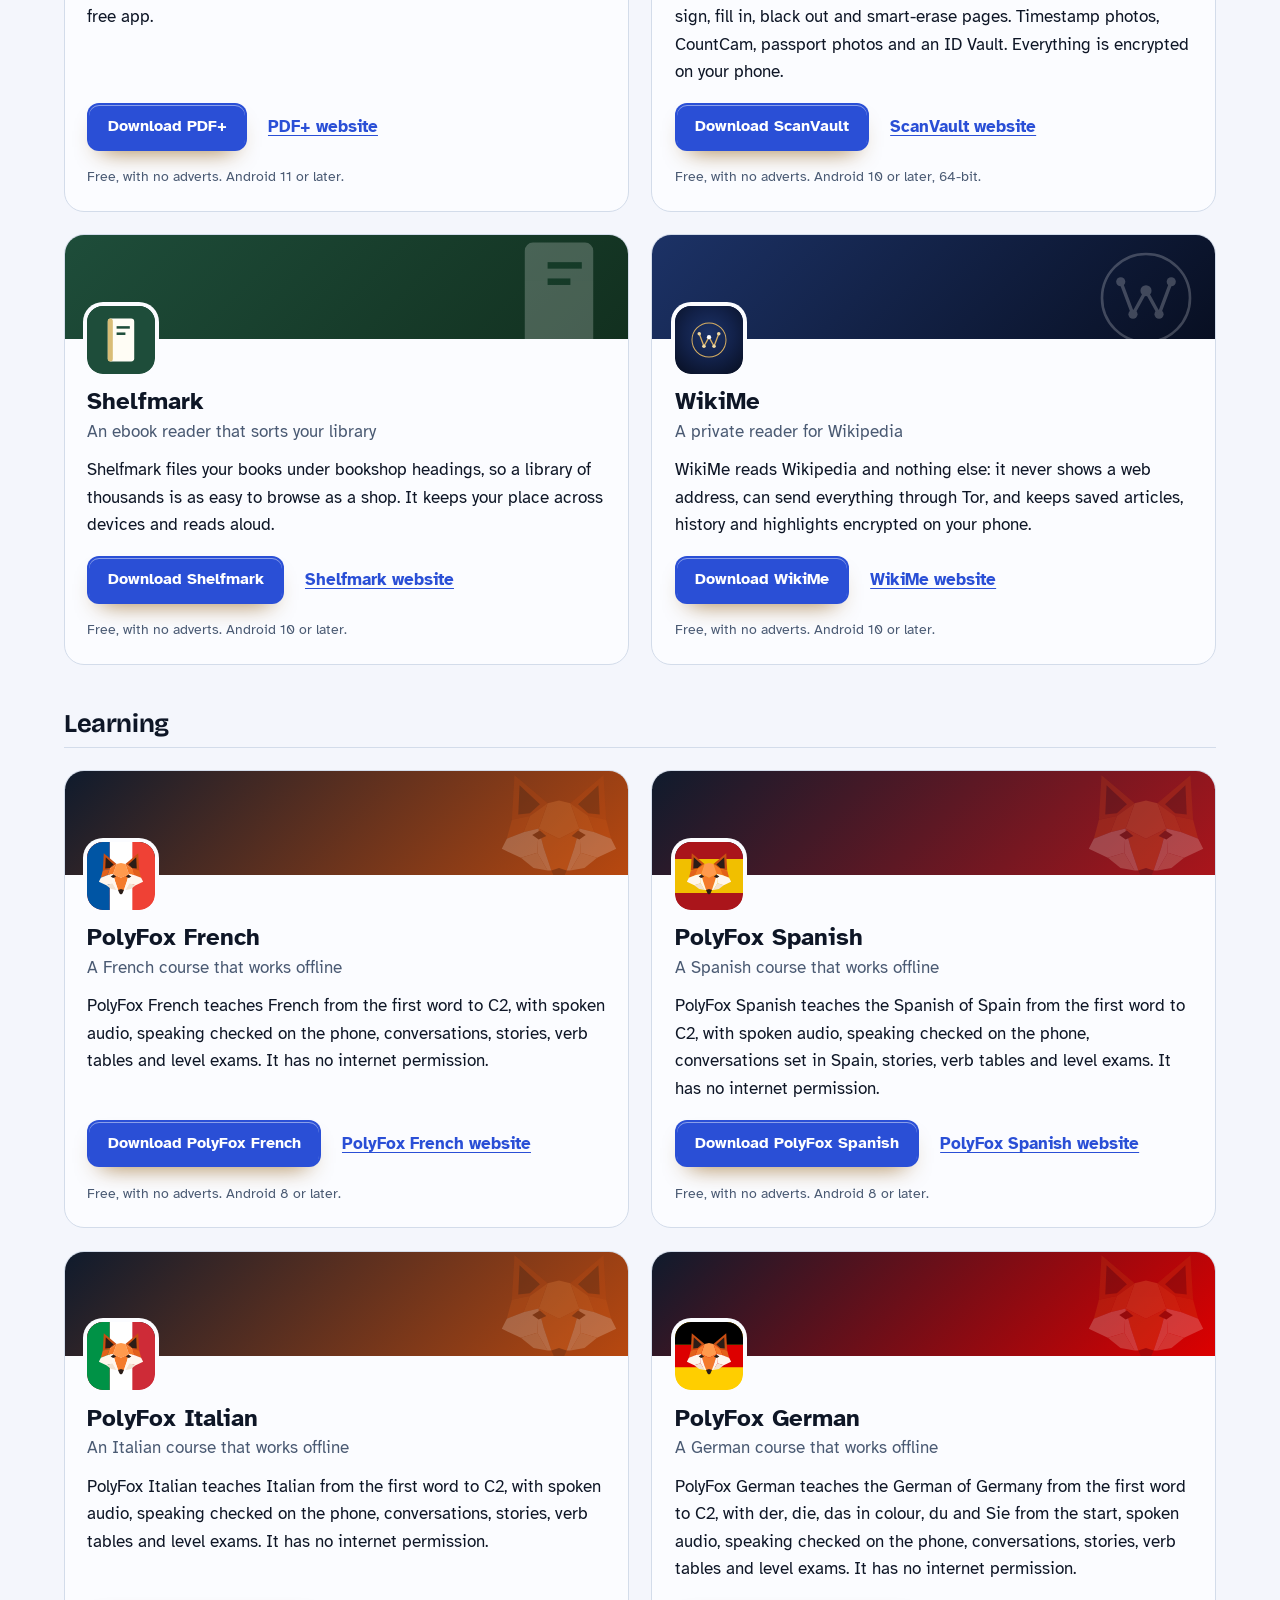
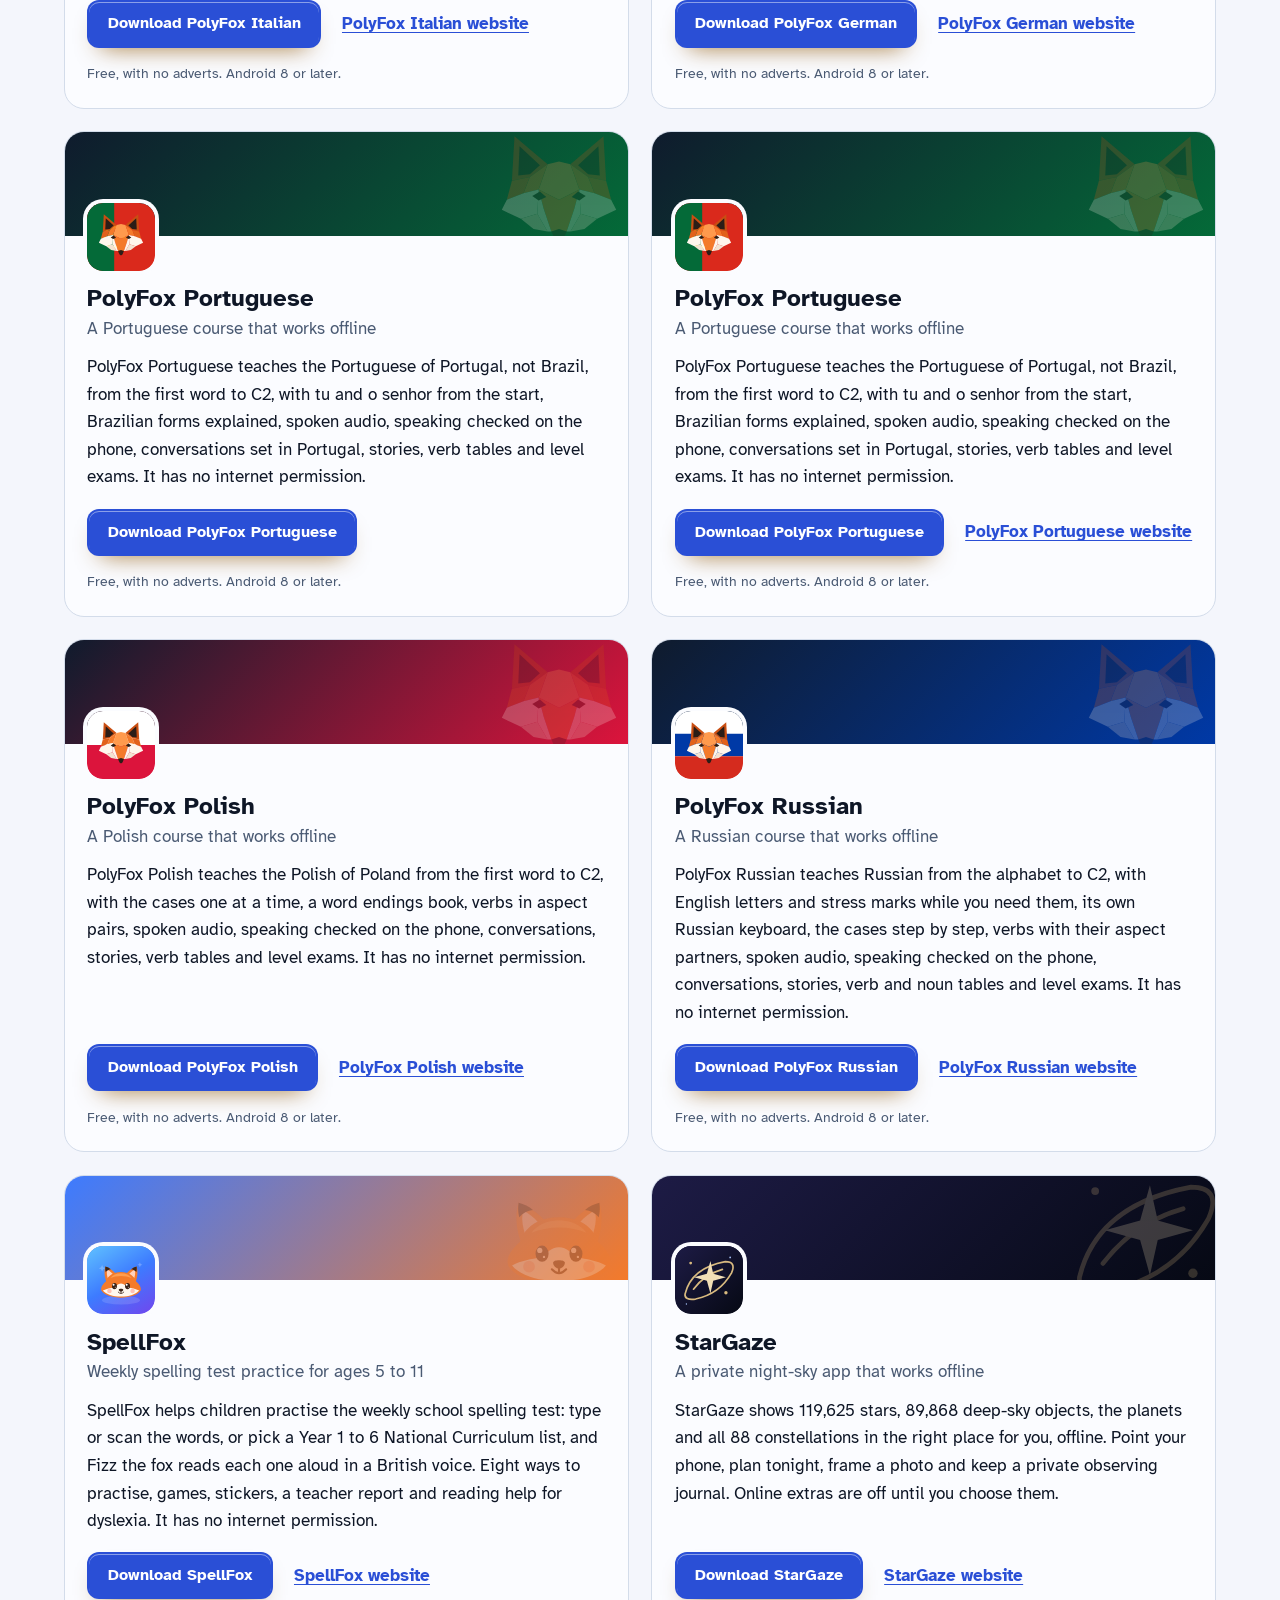
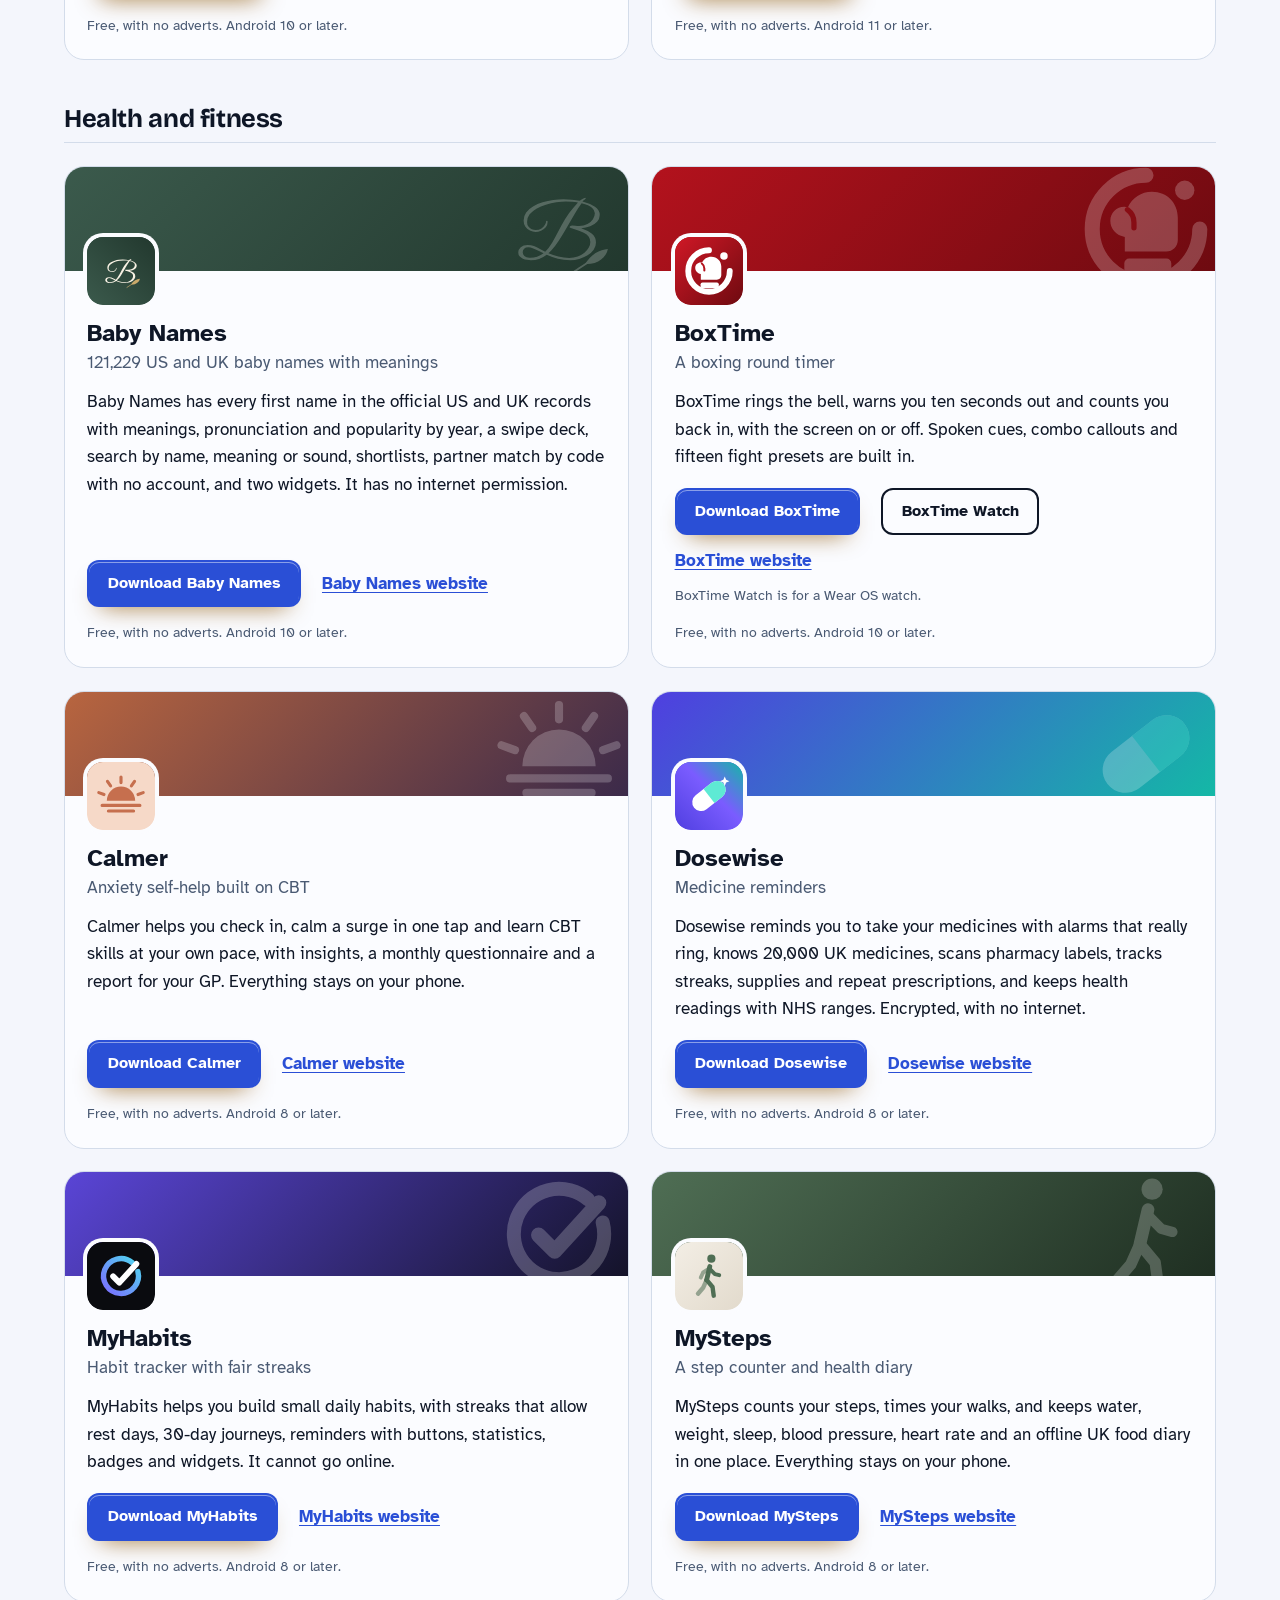
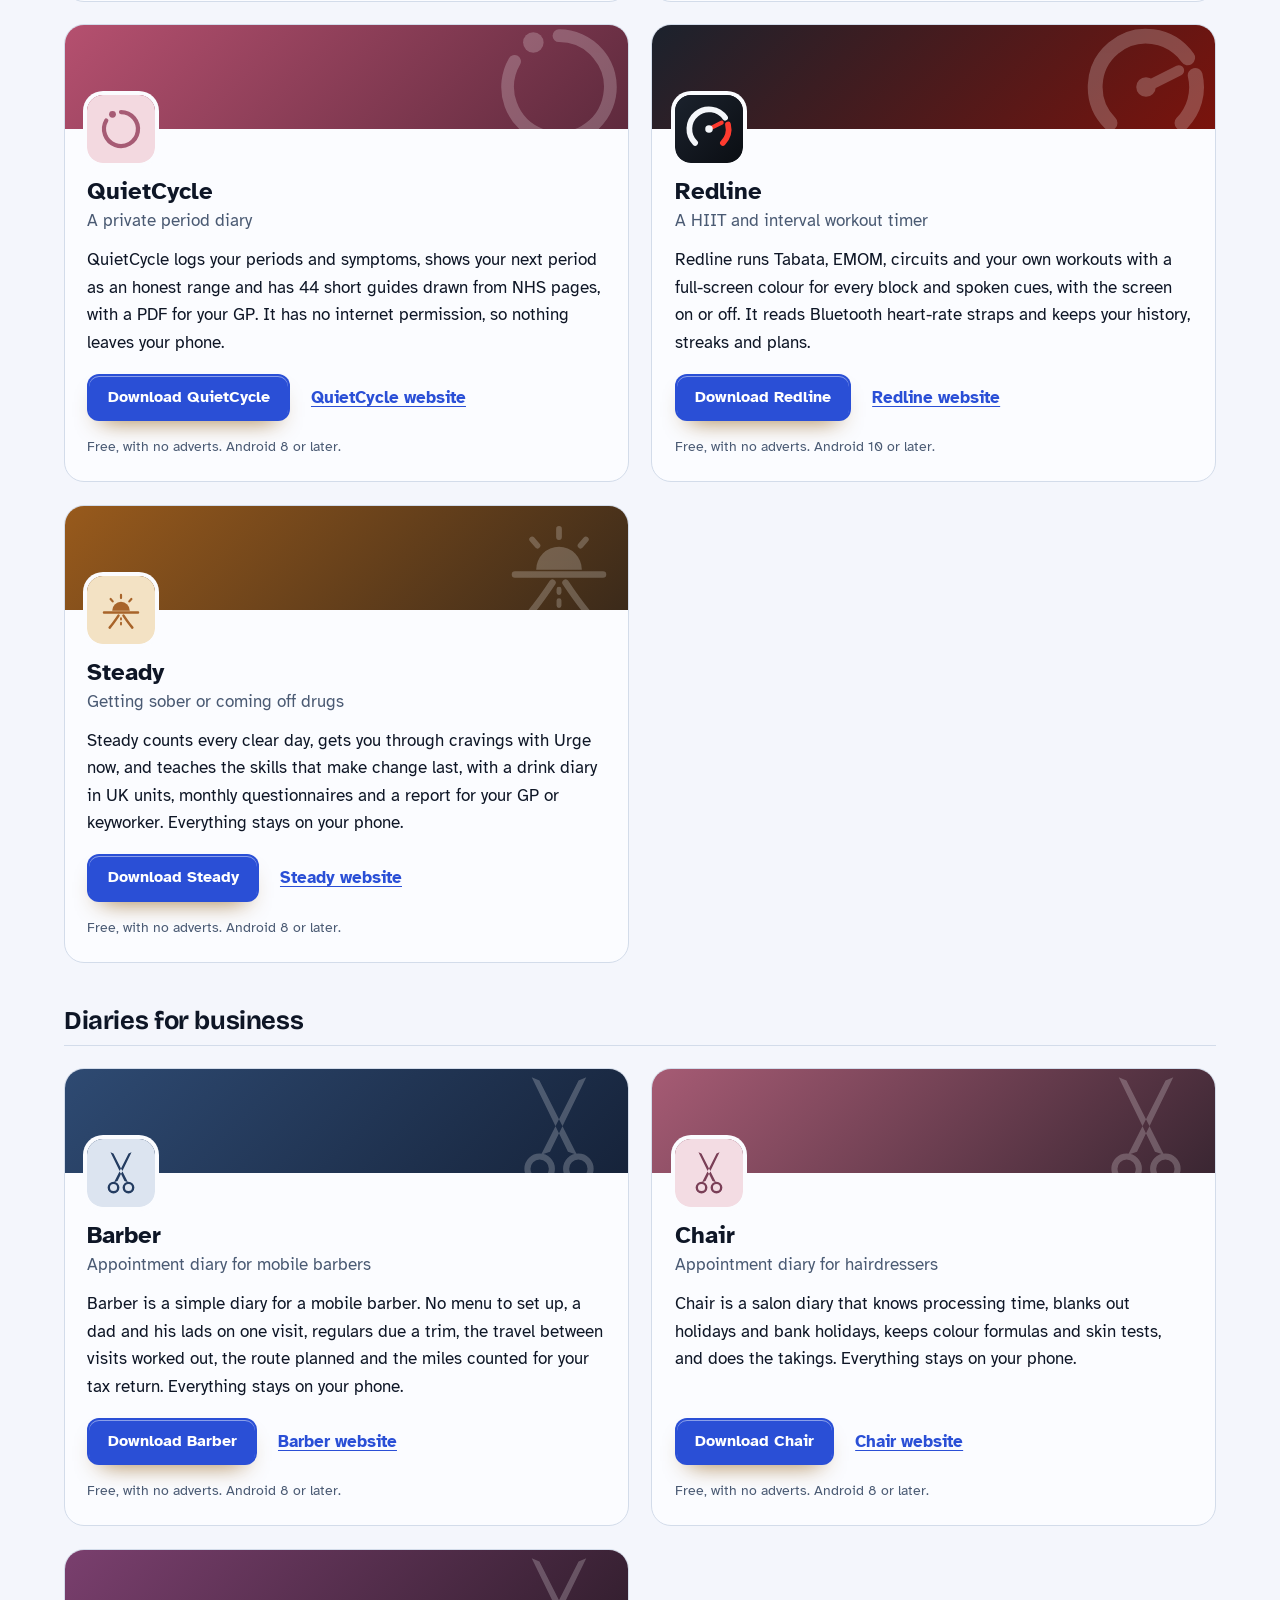
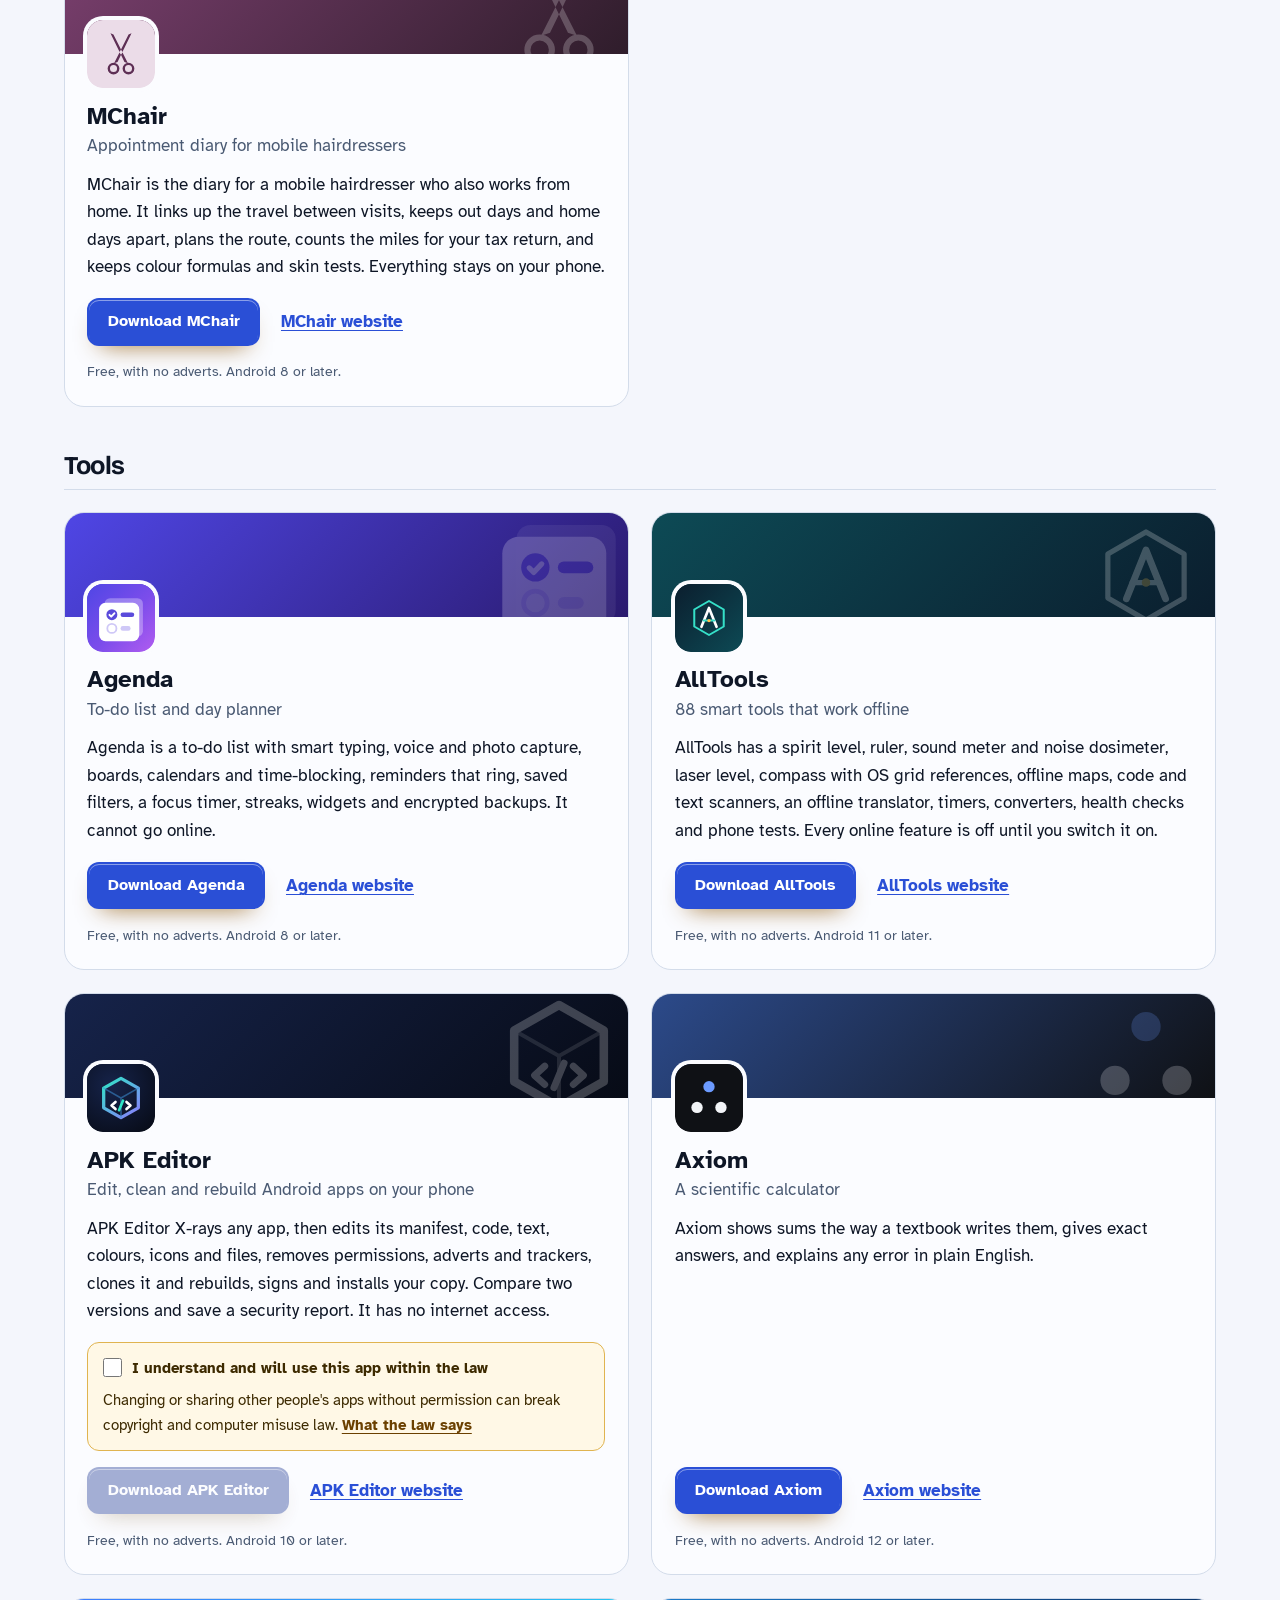
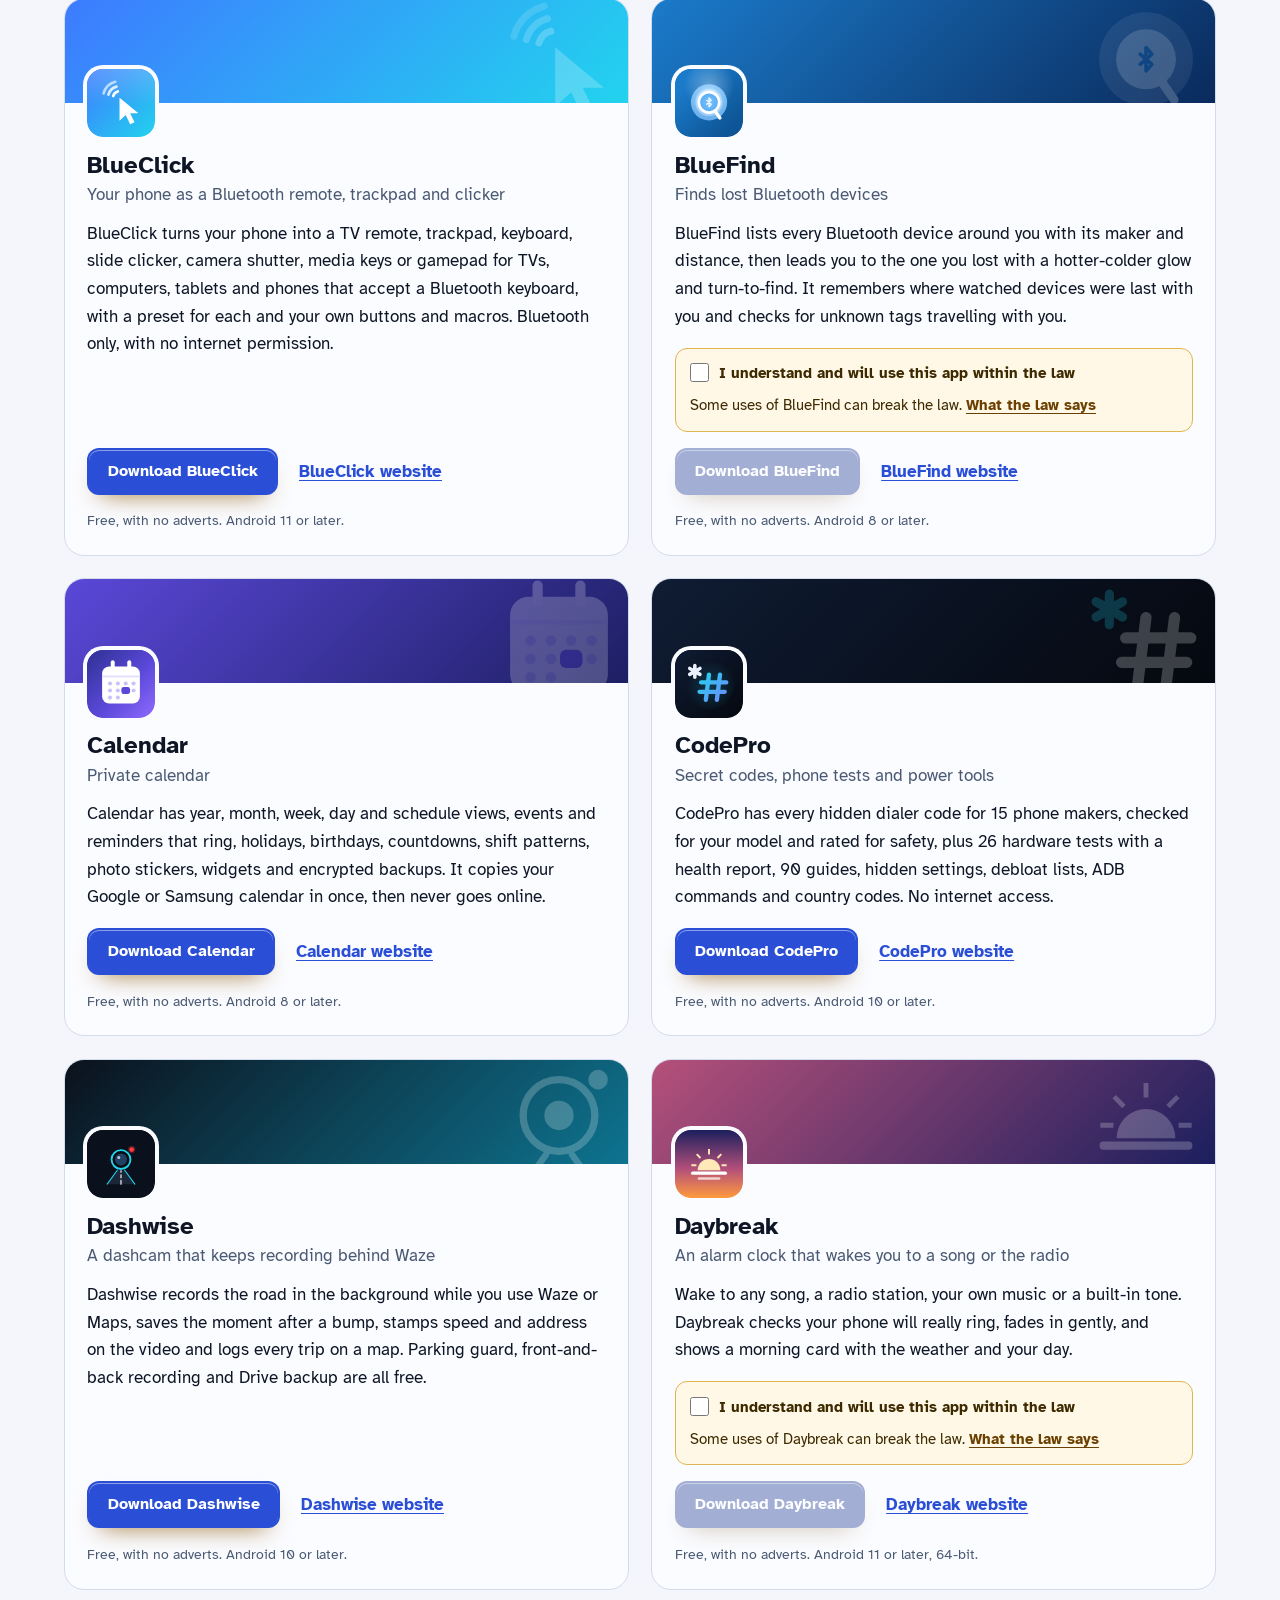
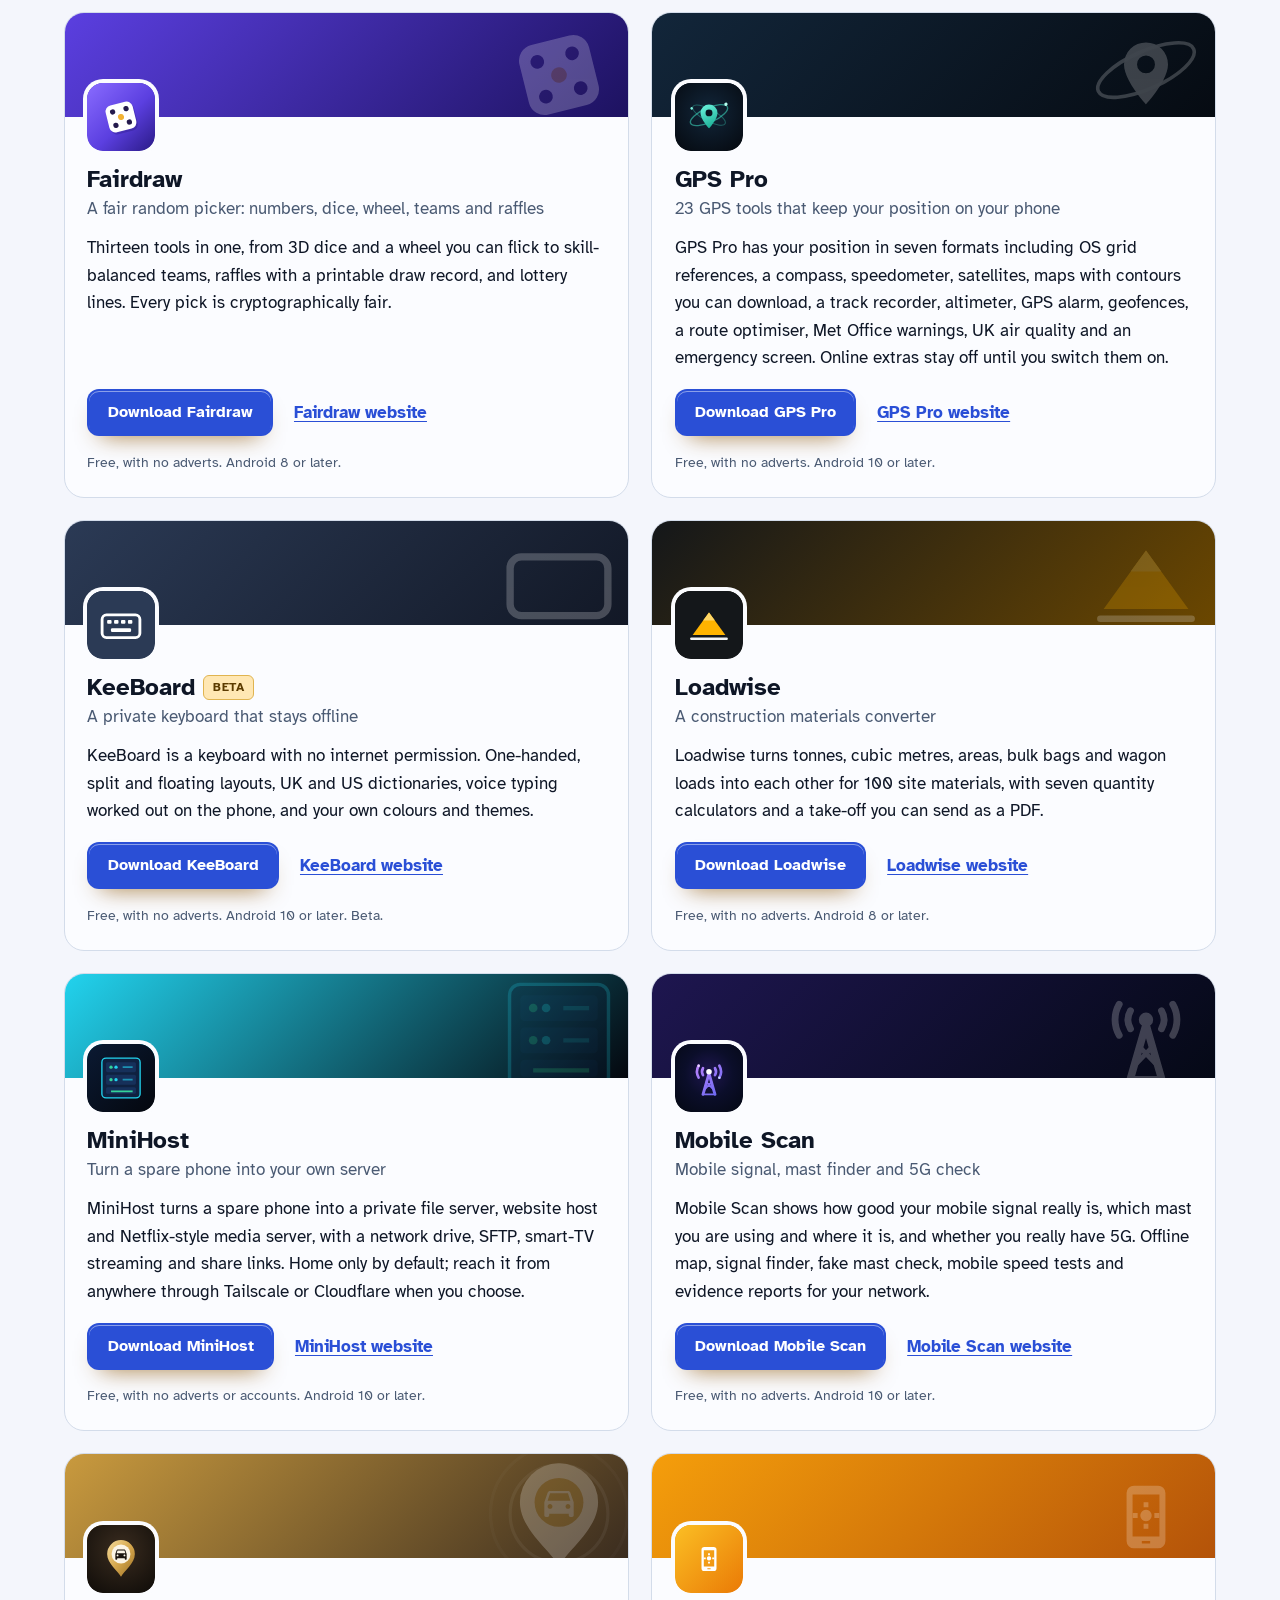
<file: more-apps.html>
<!DOCTYPE html>
<html lang="en-GB">
<head>
<meta charset="utf-8">
<meta name="viewport" content="width=device-width, initial-scale=1">
<title>More free Android apps from the maker of ENotes</title>
<meta name="description" content="All 99 free Android apps from the maker of ENotes, in one list by category, each with its download and a link to its website.">
<meta name="author" content="Jonathan Jackson">
<link rel="canonical" href="https://customgpter.github.io/enotes/more-apps.html">
<meta name="theme-color" content="#f4f6fc" media="(prefers-color-scheme: light)">
<meta name="theme-color" content="#0a0d16" media="(prefers-color-scheme: dark)">
<meta property="og:type" content="website">
<meta property="og:site_name" content="ENotes">
<meta property="og:title" content="More free Android apps from the maker of ENotes">
<meta property="og:description" content="All 99 free Android apps from the maker of ENotes, in one list by category, each with its download and a link to its website.">
<meta property="og:url" content="https://customgpter.github.io/enotes/more-apps.html">
<meta property="og:image" content="https://customgpter.github.io/enotes/assets/og.png">
<meta property="og:image:width" content="1200">
<meta property="og:image:height" content="630">
<meta property="og:image:alt" content="ENotes&#x27; home screen with encrypted notes">
<meta property="og:locale" content="en_GB">
<meta name="twitter:card" content="summary_large_image">
<link rel="icon" href="./assets/favicon.svg" type="image/svg+xml">
<link rel="apple-touch-icon" href="./assets/apple-touch-icon.png">
<link rel="preload" href="./assets/fonts/bricolage-grotesque-latin.woff2" as="font" type="font/woff2" crossorigin>
<link rel="preload" href="./assets/fonts/atkinson-hyperlegible-latin-400-normal.woff2" as="font" type="font/woff2" crossorigin>
<link rel="stylesheet" href="./assets/site.css?v=1">
<link rel="stylesheet" href="./assets/house.css?v=2">
<script type="application/ld+json">{"@context":"https://schema.org","@type":"ItemList","name":"Apps from the maker of ENotes","url":"https://customgpter.github.io/enotes/more-apps.html","itemListElement":[{"@type":"ListItem","position":1,"name":"AddTxt","url":"https://customgpter.github.io/addtxt/"},{"@type":"ListItem","position":2,"name":"Backdrop","url":"https://customgpter.github.io/backdrop/"},{"@type":"ListItem","position":3,"name":"CaptionVid","url":"https://customgpter.github.io/captionvid/"},{"@type":"ListItem","position":4,"name":"Clearcut","url":"https://customgpter.github.io/clearcut/"},{"@type":"ListItem","position":5,"name":"Compress","url":"https://customgpter.github.io/compress/"},{"@type":"ListItem","position":6,"name":"Imprint","url":"https://customgpter.github.io/imprint/"},{"@type":"ListItem","position":7,"name":"Lightbox","url":"https://customgpter.github.io/lightbox/"},{"@type":"ListItem","position":8,"name":"Plainshot","url":"https://customgpter.github.io/plainshot/"},{"@type":"ListItem","position":9,"name":"Retag","url":"https://customgpter.github.io/retag/"},{"@type":"ListItem","position":10,"name":"ScrnSht","url":"https://customgpter.github.io/scrnsht/"},{"@type":"ListItem","position":11,"name":"Sortshot","url":"https://customgpter.github.io/sortshot/"},{"@type":"ListItem","position":12,"name":"Airwave","url":"https://customgpter.github.io/airwave/"},{"@type":"ListItem","position":13,"name":"Earshot","url":"https://customgpter.github.io/earshot/"},{"@type":"ListItem","position":14,"name":"Spoken","url":"https://customgpter.github.io/spoken/"},{"@type":"ListItem","position":15,"name":"Undertone","url":"https://customgpter.github.io/undertone/"},{"@type":"ListItem","position":16,"name":"PDF+","url":"https://customgpter.github.io/pdfplus/"},{"@type":"ListItem","position":17,"name":"ScanVault","url":"https://customgpter.github.io/scanvault/"},{"@type":"ListItem","position":18,"name":"Shelfmark","url":"https://customgpter.github.io/shelfmark/"},{"@type":"ListItem","position":19,"name":"WikiMe","url":"https://customgpter.github.io/wikime/"},{"@type":"ListItem","position":20,"name":"PolyFox French","url":"https://customgpter.github.io/polyfox/"},{"@type":"ListItem","position":21,"name":"PolyFox German","url":"https://customgpter.github.io/polyfox-german/"},{"@type":"ListItem","position":22,"name":"PolyFox Portuguese","url":"https://customgpter.github.io/polyfox-portuguese/"},{"@type":"ListItem","position":23,"name":"PolyFox Polish","url":"https://customgpter.github.io/polyfox-polish/"},{"@type":"ListItem","position":24,"name":"PolyFox Russian","url":"https://customgpter.github.io/polyfox-russian/"},{"@type":"ListItem","position":25,"name":"SpellFox","url":"https://customgpter.github.io/spellfox/"},{"@type":"ListItem","position":26,"name":"StarGaze","url":"https://customgpter.github.io/stargaze/"},{"@type":"ListItem","position":27,"name":"Baby Names","url":"https://customgpter.github.io/babynames/"},{"@type":"ListItem","position":28,"name":"BoxTime","url":"https://customgpter.github.io/boxtime/"},{"@type":"ListItem","position":29,"name":"Calmer","url":"https://customgpter.github.io/calmer/"},{"@type":"ListItem","position":30,"name":"Dosewise","url":"https://customgpter.github.io/dosewise/"},{"@type":"ListItem","position":31,"name":"MyHabits","url":"https://customgpter.github.io/myhabits/"},{"@type":"ListItem","position":32,"name":"MySteps","url":"https://customgpter.github.io/mysteps/"},{"@type":"ListItem","position":33,"name":"QuietCycle","url":"https://customgpter.github.io/quietcycle/"},{"@type":"ListItem","position":34,"name":"Redline","url":"https://customgpter.github.io/redline/"},{"@type":"ListItem","position":35,"name":"Steady","url":"https://customgpter.github.io/steady/"},{"@type":"ListItem","position":36,"name":"Barber","url":"https://customgpter.github.io/barber/"},{"@type":"ListItem","position":37,"name":"Chair","url":"https://customgpter.github.io/chair/"},{"@type":"ListItem","position":38,"name":"MChair","url":"https://customgpter.github.io/mchair/"},{"@type":"ListItem","position":39,"name":"Agenda","url":"https://customgpter.github.io/agenda/"},{"@type":"ListItem","position":40,"name":"AllTools","url":"https://customgpter.github.io/alltools/"},{"@type":"ListItem","position":41,"name":"APK Editor","url":"https://customgpter.github.io/apkeditor/"},{"@type":"ListItem","position":42,"name":"Axiom","url":"https://customgpter.github.io/axiom/"},{"@type":"ListItem","position":43,"name":"BlueClick","url":"https://customgpter.github.io/blueclick/"},{"@type":"ListItem","position":44,"name":"BlueFind","url":"https://customgpter.github.io/bluefind/"},{"@type":"ListItem","position":45,"name":"Calendar","url":"https://customgpter.github.io/calendar/"},{"@type":"ListItem","position":46,"name":"CodePro","url":"https://customgpter.github.io/codepro/"},{"@type":"ListItem","position":47,"name":"Dashwise","url":"https://customgpter.github.io/dashwise/"},{"@type":"ListItem","position":48,"name":"Daybreak","url":"https://customgpter.github.io/daybreak/"},{"@type":"ListItem","position":49,"name":"Fairdraw","url":"https://customgpter.github.io/fairdraw/"},{"@type":"ListItem","position":50,"name":"GPS Pro","url":"https://customgpter.github.io/gpspro/"},{"@type":"ListItem","position":51,"name":"KeeBoard","url":"https://customgpter.github.io/keeboard/"},{"@type":"ListItem","position":52,"name":"Loadwise","url":"https://customgpter.github.io/loadwise/"},{"@type":"ListItem","position":53,"name":"MiniHost","url":"https://customgpter.github.io/minihost/"},{"@type":"ListItem","position":54,"name":"Mobile Scan","url":"https://customgpter.github.io/mobilescan/"},{"@type":"ListItem","position":55,"name":"Parkwise","url":"https://customgpter.github.io/parkwise/"},{"@type":"ListItem","position":56,"name":"Pocketmind","url":"https://customgpter.github.io/pocketmind/"},{"@type":"ListItem","position":57,"name":"Refine","url":"https://customgpter.github.io/refine/"},{"@type":"ListItem","position":58,"name":"Shiftwise","url":"https://customgpter.github.io/shiftwise/"},{"@type":"ListItem","position":59,"name":"SimpleCalc","url":"https://customgpter.github.io/simplecalc/"},{"@type":"ListItem","position":60,"name":"Skyline","url":"https://customgpter.github.io/skyline/"},{"@type":"ListItem","position":61,"name":"Slipway","url":"https://customgpter.github.io/slipway/"},{"@type":"ListItem","position":62,"name":"Tagger","url":"https://customgpter.github.io/tagger/"},{"@type":"ListItem","position":63,"name":"TotalClean","url":"https://customgpter.github.io/totalclean/"},{"@type":"ListItem","position":64,"name":"TVLink","url":"https://customgpter.github.io/tvlink/"},{"@type":"ListItem","position":65,"name":"Unbox","url":"https://customgpter.github.io/unbox/"},{"@type":"ListItem","position":66,"name":"WhatsKeep","url":"https://customgpter.github.io/whatskeep/"},{"@type":"ListItem","position":67,"name":"WiFi Scan","url":"https://customgpter.github.io/wifiscan/"},{"@type":"ListItem","position":68,"name":"Auditly","url":"https://customgpter.github.io/auditly/"},{"@type":"ListItem","position":69,"name":"Backchannel","url":"https://customgpter.github.io/backchannel/"},{"@type":"ListItem","position":70,"name":"ENotes","url":"https://customgpter.github.io/enotes/"},{"@type":"ListItem","position":71,"name":"FindMe","url":"https://customgpter.github.io/findme/"},{"@type":"ListItem","position":72,"name":"iLock","url":"https://customgpter.github.io/ilock/"},{"@type":"ListItem","position":73,"name":"ImSafe","url":"https://customgpter.github.io/imsafe/"},{"@type":"ListItem","position":74,"name":"IShred","url":"https://customgpter.github.io/ishred/"},{"@type":"ListItem","position":75,"name":"LockBox","url":"https://customgpter.github.io/lockbox/"},{"@type":"ListItem","position":76,"name":"PassVault","url":"https://customgpter.github.io/passvault/"},{"@type":"ListItem","position":77,"name":"SpyFind","url":"https://customgpter.github.io/spyfind/"},{"@type":"ListItem","position":78,"name":"TextWipe","url":"https://customgpter.github.io/textwipe/"},{"@type":"ListItem","position":79,"name":"Tracewire","url":"https://customgpter.github.io/tracewire/"},{"@type":"ListItem","position":80,"name":"Vigil","url":"https://customgpter.github.io/vigil/"},{"@type":"ListItem","position":81,"name":"Grab","url":"https://customgpter.github.io/grab/"},{"@type":"ListItem","position":82,"name":"Swarm","url":"https://customgpter.github.io/swarm/"},{"@type":"ListItem","position":83,"name":"Plane Games","url":"https://customgpter.github.io/plane-games/"},{"@type":"ListItem","position":84,"name":"Ninefold","url":"https://customgpter.github.io/ninefold/"},{"@type":"ListItem","position":85,"name":"Cubewise","url":"https://customgpter.github.io/cubewise/"},{"@type":"ListItem","position":86,"name":"Tilewise","url":"https://customgpter.github.io/tilewise/"},{"@type":"ListItem","position":87,"name":"Letterwise","url":"https://customgpter.github.io/letterwise/"},{"@type":"ListItem","position":88,"name":"Kingside","url":"https://customgpter.github.io/kingside/"},{"@type":"ListItem","position":89,"name":"Deckhand","url":"https://customgpter.github.io/deckhand/"},{"@type":"ListItem","position":90,"name":"SNESForge","url":"https://customgpter.github.io/snesforge/"},{"@type":"ListItem","position":91,"name":"Fame Boy","url":"https://customgpter.github.io/fameboy/"},{"@type":"ListItem","position":92,"name":"PSPPro","url":"https://customgpter.github.io/psppro/"},{"@type":"ListItem","position":93,"name":"MegaGen","url":"https://customgpter.github.io/megagen/"},{"@type":"ListItem","position":94,"name":"QVR","url":"https://customgpter.github.io/qvr/"},{"@type":"ListItem","position":95,"name":"QVR Watch","url":"https://customgpter.github.io/qvr-watch/"},{"@type":"ListItem","position":96,"name":"QVRLite","url":"https://customgpter.github.io/qvrlite/"},{"@type":"ListItem","position":97,"name":"Onionz","url":"https://customgpter.github.io/onionz/"},{"@type":"ListItem","position":98,"name":"OnionzWeb","url":"https://customgpter.github.io/onionzweb/"}]}</script>
<link rel="stylesheet" href="./assets/apps-list.css?v=1">
<script src="./assets/apps-list.js?v=1" defer></script>
</head>
<body>
<a class="skip" href="#main">Skip to content</a>
<header class="masthead">
<div class="wrap">
<a class="brand" href="./" aria-label="ENotes home"><svg viewBox="0 0 108 108" aria-hidden="true"><defs><linearGradient id="en-icon" x1="0" y1="0" x2="1" y2="1"><stop offset="0" stop-color="#5a86ff"/><stop offset="1" stop-color="#1e3fb8"/></linearGradient></defs><rect width="108" height="108" rx="24" fill="url(#en-icon)"/><g transform="translate(54 54) scale(1.3) translate(-59.5 -58)"><path fill="#fff" d="M39 30h28a6 6 0 0 1 6 6v36a6 6 0 0 1-6 6H39a6 6 0 0 1-6-6V36a6 6 0 0 1 6-6z"/><path fill="#3d6bff" d="M40 39h26a2 2 0 0 1 0 4H40a2 2 0 0 1 0-4z"/><path fill="#b4c6ff" d="M40 47h26a2 2 0 0 1 0 4H40a2 2 0 0 1 0-4zM40 55h14a2 2 0 0 1 0 4H40a2 2 0 0 1 0-4z"/><circle cx="72" cy="72" r="14" fill="#fff"/><circle cx="72" cy="72" r="11" fill="#2a4fd6"/><path fill="#fff" d="M68 71h8a1.5 1.5 0 0 1 1.5 1.5v5A1.5 1.5 0 0 1 76 79h-8a1.5 1.5 0 0 1-1.5-1.5v-5A1.5 1.5 0 0 1 68 71z"/><path d="M68.8 71v-2.2a3.2 3.2 0 0 1 6.4 0V71" fill="none" stroke="#fff" stroke-width="2"/></g></svg><span>ENotes</span></a>
<nav aria-label="Main"><ul><li><a href="./#features">Features</a></li><li><a href="./compare.html">Compare</a></li><li><a href="./releases.html">Releases</a></li><li><a class="more-apps" href="./more-apps.html" aria-current="page"><svg class="ico" viewBox="0 0 24 24" aria-hidden="true"><rect x="4" y="4" width="6.5" height="6.5" rx="1.6"/><rect x="13.5" y="4" width="6.5" height="6.5" rx="1.6"/><rect x="4" y="13.5" width="6.5" height="6.5" rx="1.6"/><rect x="13.5" y="13.5" width="6.5" height="6.5" rx="1.6"/></svg>More apps</a></li></ul></nav>
<a class="button small" href="https://github.com/CustomGPTer/enotes/releases/latest/download/ENotes.apk"><svg class="ico" viewBox="0 0 24 24" aria-hidden="true"><path d="M12 4v11"/><path d="M7 10.5l5 5 5-5"/><path d="M5 20h14"/></svg>Download</a>
</div>
</header>
<main id="main" class="doc">
<div class="wrap">
<div class="measure">
<h1>More apps</h1>
<p class="lede">ENotes has siblings. Each is an Android app by the same developer, free, with no adverts and nothing to unlock. Each button downloads the newest app file straight from that app&#x27;s own page on GitHub.</p>
</div>
<!-- apps:start -->
<nav class="mapps-jump" aria-label="App groups"><ul><li><a href="#apps-photo">Photo and video</a></li><li><a href="#apps-audio">Music and audio</a></li><li><a href="#apps-reading">Reading and documents</a></li><li><a href="#apps-learning">Learning</a></li><li><a href="#apps-health">Health and fitness</a></li><li><a href="#apps-diaries">Diaries for business</a></li><li><a href="#apps-tools">Tools</a></li><li><a href="#apps-security">Security and privacy</a></li><li><a href="#apps-downloads">Downloads</a></li><li><a href="#apps-games">Games</a></li><li><a href="#apps-testing">In beta</a></li></ul></nav>
<div class="mapps-group" role="group" aria-labelledby="apps-photo"><h2 class="mapps-cat" id="apps-photo">Photo and video</h2>
<ul class="mapps"><li class="mapp" style="--b:#0b0c0f;--b2:#3f5208"><div class="mapp-cover" aria-hidden="true"><svg viewBox="0 0 108 108"><path fill="#fff" d="M24 22h60v17H63v49H45V39H24z"/></svg></div><div class="mapp-body"><svg class="mapp-icon" viewBox="0 0 108 108" aria-hidden="true"><rect width="108" height="108" rx="24" fill="#0b0c0f"/><path fill="#d4ff3a" d="M29 58h50a5 5 0 0 1 5 5v8a5 5 0 0 1-5 5H29a5 5 0 0 1-5-5v-8a5 5 0 0 1 5-5z"/><path fill="#fff" d="M33 32h32v9H54v31H44V41H33z"/><path fill="#d4ff3a" d="M72 30h4v28h-4z"/><path fill="#0b0c0f" d="M72 58h4v14h-4z"/></svg><h3>AddTxt</h3><p class="mapp-kind">Puts text on photos</p><p class="mapp-say">AddTxt adds text to photos with 1,939 fonts, ready-made styles, layers, shapes, stickers and a pen. Style single words, run text along any line, and put the same title block on a batch of photos.</p><p class="mapp-go"><a class="button" href="https://github.com/CustomGPTer/addtxt/releases/latest/download/AddTxt.apk">Download AddTxt</a><a class="mapp-site" href="https://customgpter.github.io/addtxt/">AddTxt website</a></p><p class="mapp-needs">Free, with no adverts. Android 11 or later.</p></div></li>
<li class="mapp" style="--b:#5a48d6;--b2:#1a1c55"><div class="mapp-cover" aria-hidden="true"><svg viewBox="0 0 108 108"><g transform="translate(54 58) scale(1.3) translate(-54 -58)"><rect x="38" y="30" width="32" height="52" rx="6" fill="#fff" fill-opacity=".3" transform="rotate(-16 54 58)"/><rect x="38" y="30" width="32" height="52" rx="6" fill="#fff" fill-opacity=".6" transform="rotate(-6 54 58)"/><g transform="rotate(6 54 58)"><rect x="38" y="30" width="32" height="52" rx="6" fill="#fff"/><path d="M41 68l9-11 6 7 4-4 7 8v8a4 4 0 0 1-4 4H45a4 4 0 0 1-4-4z" fill="#4d45c9"/><circle cx="60" cy="44" r="4.5" fill="#FFB86B"/></g></g></svg></div><div class="mapp-body"><svg class="mapp-icon" viewBox="0 0 108 108" aria-hidden="true"><defs><linearGradient id="i-backdrop-mapp-cc" x1="0" y1="0" x2="1" y2="1"><stop offset="0" stop-color="#9c8bff"/><stop offset=".55" stop-color="#4d45c9"/><stop offset="1" stop-color="#1a1c55"/></linearGradient></defs><rect width="108" height="108" rx="24" fill="url(#i-backdrop-mapp-cc)"/><g transform="translate(54 58) scale(1.3) translate(-54 -58)"><rect x="38" y="30" width="32" height="52" rx="6" fill="#fff" fill-opacity=".3" transform="rotate(-16 54 58)"/><rect x="38" y="30" width="32" height="52" rx="6" fill="#fff" fill-opacity=".6" transform="rotate(-6 54 58)"/><g transform="rotate(6 54 58)"><rect x="38" y="30" width="32" height="52" rx="6" fill="#fff"/><path d="M41 68l9-11 6 7 4-4 7 8v8a4 4 0 0 1-4 4H45a4 4 0 0 1-4-4z" fill="#4d45c9"/><circle cx="60" cy="44" r="4.5" fill="#FFB86B"/></g></g></svg><h3>Backdrop</h3><p class="mapp-kind">A private wallpaper changer</p><p class="mapp-say">Choose 1 to 25 of your own photos and a new one fades in every time you unlock. Frame each one as you add it, switch to Safe Mode in one tap, and nothing ever leaves your phone: it has no internet access at all.</p><p class="mapp-go"><a class="button" href="https://github.com/CustomGPTer/backdrop/releases/latest/download/Backdrop.apk">Download Backdrop</a><a class="mapp-site" href="https://customgpter.github.io/backdrop/">Backdrop website</a></p><p class="mapp-needs">Free, with no adverts. Android 8 or later.</p></div></li>
<li class="mapp" style="--b:#ff6a4d;--b2:#1a1020"><div class="mapp-cover" aria-hidden="true"><svg viewBox="0 0 108 108"><g transform="translate(54 54) scale(1.3) translate(-54 -54)"><path d="M38,34 h32 a8,8 0 0 1 8,8 v24 a8,8 0 0 1 -8,8 h-32 a8,8 0 0 1 -8,-8 v-24 a8,8 0 0 1 8,-8 z" fill="none" stroke="#fff" stroke-width="4"/><path d="M49,42 L61,49 L49,56 Z" fill="#fff"/><path d="M39,61 h14 a2.5,2.5 0 0 1 0,5 h-14 a2.5,2.5 0 0 1 0,-5 z" fill="#fff"/><path d="M57,61 h12 a2.5,2.5 0 0 1 0,5 h-12 a2.5,2.5 0 0 1 0,-5 z" fill="#ffffff"/></g></svg></div><div class="mapp-body"><svg class="mapp-icon" viewBox="0 0 108 108" aria-hidden="true"><defs><linearGradient id="i-captionvid-cvbg" x1="0" y1="0" x2="1" y2="1"><stop offset="0" stop-color="#ff4d6d"/><stop offset=".55" stop-color="#ff7a45"/><stop offset="1" stop-color="#ffb547"/></linearGradient></defs><rect width="108" height="108" rx="24" fill="url(#i-captionvid-cvbg)"/><g transform="translate(54 54) scale(1.3) translate(-54 -54)"><path d="M38,34 h32 a8,8 0 0 1 8,8 v24 a8,8 0 0 1 -8,8 h-32 a8,8 0 0 1 -8,-8 v-24 a8,8 0 0 1 8,-8 z" fill="none" stroke="#fff" stroke-width="4"/><path d="M49,42 L61,49 L49,56 Z" fill="#fff"/><path d="M39,61 h14 a2.5,2.5 0 0 1 0,5 h-14 a2.5,2.5 0 0 1 0,-5 z" fill="#fff"/><path d="M57,61 h12 a2.5,2.5 0 0 1 0,5 h-12 a2.5,2.5 0 0 1 0,-5 z" fill="#1a1020"/></g></svg><h3>CaptionVid</h3><p class="mapp-kind">Auto captions for your videos, made on your phone</p><p class="mapp-say">CaptionVid writes word-by-word captions for your videos in the background, with 45 animated looks, 171 fonts, silence cutting, translation and subtitle files. Speech recognition runs on the phone: no upload, no account.</p><p class="mapp-go"><a class="button" href="https://github.com/CustomGPTer/captionvid/releases/latest/download/CaptionVid.apk">Download CaptionVid</a><a class="mapp-site" href="https://customgpter.github.io/captionvid/">CaptionVid website</a></p><p class="mapp-needs">Free, with no adverts or watermark. Android 10 or later.</p></div></li><li class="mapp" style="--b:#5b50f0;--b2:#2a2378"><div class="mapp-cover" aria-hidden="true"><svg viewBox="0 0 108 108"><circle cx="54" cy="41" r="10.5" fill="#fff"/><path d="M34 78c0-14.5 8.5-23 20-23s20 8.5 20 23z" fill="#fff"/><path d="M27 41V27h14M67 27h14v14M27 67v14h14M67 81h14V67" fill="none" stroke="#fff" stroke-width="5" stroke-linecap="round" stroke-linejoin="round"/></svg></div><div class="mapp-body"><svg class="mapp-icon" viewBox="0 0 108 108" aria-hidden="true"><defs><linearGradient id="i-clearcut-mapp-cc" x1="0" y1="0" x2="1" y2="1"><stop offset="0" stop-color="#5b50f0"/><stop offset="1" stop-color="#2a2378"/></linearGradient></defs><rect width="108" height="108" rx="24" fill="url(#i-clearcut-mapp-cc)"/><circle cx="54" cy="41" r="10.5" fill="#fff"/><path d="M34 78c0-14.5 8.5-23 20-23s20 8.5 20 23z" fill="#fff"/><path d="M27 41V27h14M67 27h14v14M27 67v14h14M67 81h14V67" fill="none" stroke="#fff" stroke-width="5" stroke-linecap="round" stroke-linejoin="round"/></svg><h3>Clearcut</h3><p class="mapp-kind">A background remover that works on your phone</p><p class="mapp-say">One tap cuts the subject out of a photo, and hand tools tidy the rest. Save it see-through, put something new behind it, or make it a WhatsApp sticker. Your photos are never uploaded.</p><p class="mapp-go"><a class="button" href="https://github.com/CustomGPTer/clearcut/releases/latest/download/Clearcut.apk">Download Clearcut</a><a class="mapp-site" href="https://customgpter.github.io/clearcut/">Clearcut website</a></p><p class="mapp-needs">Free, with no adverts. Android 10 or later, 64-bit.</p></div></li>
<li class="mapp" style="--b:#12181e;--b2:#0c2a20"><div class="mapp-cover" aria-hidden="true"><svg viewBox="0 0 108 108"><rect width="108" height="108" rx="24" fill="#12181e"/><g transform="translate(54 54) scale(1.3) translate(-54 -54)"><path fill="none" stroke="#e9eef3" stroke-width="4.5" stroke-linejoin="round" d="M41 43h26a5 5 0 0 1 5 5v12a5 5 0 0 1-5 5H41a5 5 0 0 1-5-5V48a5 5 0 0 1 5-5z"/><path fill="#e9eef3" d="M50.5 48.2l9.2 5.3a.6.6 0 0 1 0 1l-9.2 5.3a.6.6 0 0 1-.9-.5V48.7a.6.6 0 0 1 .9-.5z"/><path fill="none" stroke="#3ddc97" stroke-width="5" stroke-linecap="round" stroke-linejoin="round" d="M54 24v12M47.5 30.5 54 37l6.5-6.5M54 84V72M47.5 77.5 54 71l6.5 6.5"/></g></svg></div><div class="mapp-body"><svg class="mapp-icon" viewBox="0 0 108 108" aria-hidden="true"><rect width="108" height="108" rx="24" fill="#12181e"/><g transform="translate(54 54) scale(1.3) translate(-54 -54)"><path fill="none" stroke="#e9eef3" stroke-width="4.5" stroke-linejoin="round" d="M41 43h26a5 5 0 0 1 5 5v12a5 5 0 0 1-5 5H41a5 5 0 0 1-5-5V48a5 5 0 0 1 5-5z"/><path fill="#e9eef3" d="M50.5 48.2l9.2 5.3a.6.6 0 0 1 0 1l-9.2 5.3a.6.6 0 0 1-.9-.5V48.7a.6.6 0 0 1 .9-.5z"/><path fill="none" stroke="#3ddc97" stroke-width="5" stroke-linecap="round" stroke-linejoin="round" d="M54 24v12M47.5 30.5 54 37l6.5-6.5M54 84V72M47.5 77.5 54 71l6.5 6.5"/></g></svg><h3>Compress</h3><p class="mapp-kind">A video compressor</p><p class="mapp-say">Compress makes the videos on your phone smaller without a difference you can see, at the full picture size, and carries on with the screen off.</p><p class="mapp-go"><a class="button" href="https://github.com/CustomGPTer/compress/releases/latest/download/Compress.apk">Download Compress</a><a class="mapp-site" href="https://customgpter.github.io/compress/">Compress website</a></p><p class="mapp-needs">Free, with no adverts. Android 10 or later, 64-bit.</p></div></li>
<li class="mapp" style="--b:#2a3050;--b2:#0e1220"><div class="mapp-cover" aria-hidden="true"><svg viewBox="0 0 108 108"><g transform="translate(54 54) scale(1.32) translate(-54 -54)"><path d="M31.5 41.500A25 25 0 0 1 76.500 41.500" fill="none" stroke="#fff" stroke-width="4.5" stroke-linecap="round"/><path d="M76.500 66.500A25 25 0 0 1 31.500 66.500" fill="none" stroke="#fff" stroke-width="4.5" stroke-linecap="round"/><path fill="#fff" d="M24 47h60a3 3 0 0 1 3 3v8a3 3 0 0 1-3 3H24a3 3 0 0 1-3-3v-8a3 3 0 0 1 3-3z"/></g></svg></div><div class="mapp-body"><svg class="mapp-icon" viewBox="0 0 108 108" aria-hidden="true"><rect width="108" height="108" rx="24" fill="#0e1220"/><g transform="translate(54 54) scale(1.32) translate(-54 -54)"><path d="M31.5 41.500A25 25 0 0 1 76.500 41.500" fill="none" stroke="#f2553d" stroke-width="4.5" stroke-linecap="round"/><path d="M76.500 66.500A25 25 0 0 1 31.500 66.500" fill="none" stroke="#f2553d" stroke-width="4.5" stroke-linecap="round"/><path fill="#f6f2ea" d="M24 47h60a3 3 0 0 1 3 3v8a3 3 0 0 1-3 3H24a3 3 0 0 1-3-3v-8a3 3 0 0 1 3-3z"/><path fill="#0e1220" d="M30 51.500h4v5h-4zM38 51.500h14v5H38zM56 51.500h8v5h-8zM68 51.500h10v5H68z"/></g></svg><h3>Imprint</h3><p class="mapp-kind">A watermark app for photos, PDFs and videos</p><p class="mapp-say">Imprint puts your watermark on photos, PDFs and videos. 120 designs to start from, 1,824 typefaces, batches, presets and a backup file.</p><p class="mapp-go"><a class="button" href="https://github.com/CustomGPTer/imprint/releases/latest/download/Imprint.apk">Download Imprint</a><a class="mapp-site" href="https://customgpter.github.io/imprint/">Imprint website</a></p><p class="mapp-needs">Free, with no adverts. Android 11 or later.</p></div></li>
<li class="mapp" style="--b:#5a4520;--b2:#15171c"><div class="mapp-cover" aria-hidden="true"><svg viewBox="0 0 108 108"><path fill="#ffc45c" fill-opacity=".2" d="M32 25h14a7 7 0 0 1 7 7v44a7 7 0 0 1-7 7H32a7 7 0 0 1-7-7V32a7 7 0 0 1 7-7z"/><path fill="#ffc45c" d="M34 29h12a5 5 0 0 1 5 5v40a5 5 0 0 1-5 5H34a5 5 0 0 1-5-5V34a5 5 0 0 1 5-5z"/><path fill="#b8893a" d="M62 29h12a5 5 0 0 1 5 5v12a5 5 0 0 1-5 5H62a5 5 0 0 1-5-5V34a5 5 0 0 1 5-5z"/><path fill="#6e5425" d="M62 57h12a5 5 0 0 1 5 5v12a5 5 0 0 1-5 5H62a5 5 0 0 1-5-5V62a5 5 0 0 1 5-5z"/></svg></div><div class="mapp-body"><svg class="mapp-icon" viewBox="0 0 108 108" aria-hidden="true"><rect width="108" height="108" rx="24" fill="#15171c"/><path fill="#ffc45c" fill-opacity=".2" d="M32 25h14a7 7 0 0 1 7 7v44a7 7 0 0 1-7 7H32a7 7 0 0 1-7-7V32a7 7 0 0 1 7-7z"/><path fill="#ffc45c" d="M34 29h12a5 5 0 0 1 5 5v40a5 5 0 0 1-5 5H34a5 5 0 0 1-5-5V34a5 5 0 0 1 5-5z"/><path fill="#b8893a" d="M62 29h12a5 5 0 0 1 5 5v12a5 5 0 0 1-5 5H62a5 5 0 0 1-5-5V34a5 5 0 0 1 5-5z"/><path fill="#6e5425" d="M62 57h12a5 5 0 0 1 5 5v12a5 5 0 0 1-5 5H62a5 5 0 0 1-5-5V62a5 5 0 0 1 5-5z"/></svg><h3>Lightbox</h3><p class="mapp-kind">A private gallery for photos and videos</p><p class="mapp-say">Lightbox shows every photo and video on the phone, finds them by what is in them and where they were taken, edits and tidies them, and takes the hidden information out before you share.</p><p class="mapp-go"><a class="button" href="https://github.com/CustomGPTer/lightbox/releases/latest/download/Lightbox.apk">Download Lightbox</a><a class="mapp-site" href="https://customgpter.github.io/lightbox/">Lightbox website</a></p><p class="mapp-needs">Free, with no adverts. Android 13 or later.</p></div></li>
<li class="mapp" style="--b:#15171c;--b2:#0e3b2b"><div class="mapp-cover" aria-hidden="true"><svg viewBox="0 0 64 64"><rect width="64" height="64" rx="14" fill="#15171c"/><path d="M32 9l19 7v15c0 12-8 20.5-19 24-11-3.5-19-12-19-24V16z" fill="#5edfb0"/><circle cx="32" cy="31" r="9.5" fill="#15171c"/><circle cx="32" cy="31" r="5.5" fill="#5edfb0"/><circle cx="34.2" cy="28.8" r="1.6" fill="#15171c"/></svg></div><div class="mapp-body"><svg class="mapp-icon" viewBox="0 0 64 64" aria-hidden="true"><rect width="64" height="64" rx="14" fill="#15171c"/><path d="M32 9l19 7v15c0 12-8 20.5-19 24-11-3.5-19-12-19-24V16z" fill="#5edfb0"/><circle cx="32" cy="31" r="9.5" fill="#15171c"/><circle cx="32" cy="31" r="5.5" fill="#5edfb0"/><circle cx="34.2" cy="28.8" r="1.6" fill="#15171c"/></svg><h3>Plainshot</h3><p class="mapp-kind">Takes hidden information out of photos</p><p class="mapp-say">Plainshot removes where you were, the date and time and which phone you have from each photo as you take it. Tap Shoot, use the phone&#x27;s own camera, and each shot is cleaned a few seconds later.</p><p class="mapp-go"><a class="button" href="https://github.com/CustomGPTer/plainshot/releases/latest/download/Plainshot.apk">Download Plainshot</a><a class="mapp-site" href="https://customgpter.github.io/plainshot/">Plainshot website</a></p><p class="mapp-needs">Free, with no adverts. Android 13 or later.</p></div></li>
<li class="mapp" style="--b:#1565c0;--b2:#0d3f7a"><div class="mapp-cover" aria-hidden="true"><svg viewBox="0 0 108 108"><g transform="translate(54 54) scale(1.22) rotate(-32) translate(-54 -54)"><path fill="#fff" d="M36 38h30a6 6 0 0 1 4.2 1.8l11 11a4.5 4.5 0 0 1 0 6.4l-11 11a6 6 0 0 1-4.2 1.8H36a6 6 0 0 1-6-6V44a6 6 0 0 1 6-6z"/></g></svg></div><div class="mapp-body"><svg class="mapp-icon" viewBox="0 0 108 108" aria-hidden="true"><rect width="108" height="108" rx="24" fill="#1565c0"/><g transform="translate(54 54) scale(1.22) rotate(-32) translate(-54 -54)"><path fill="#fff" d="M36 38h30a6 6 0 0 1 4.2 1.8l11 11a4.5 4.5 0 0 1 0 6.4l-11 11a6 6 0 0 1-4.2 1.8H36a6 6 0 0 1-6-6V44a6 6 0 0 1 6-6z"/><circle cx="70" cy="54" r="3.6" fill="#1565c0"/><path fill="#1565c0" d="M37 47.5h22a1.75 1.75 0 0 1 0 3.5H37a1.75 1.75 0 0 1 0-3.5zM37 57h15a1.75 1.75 0 0 1 0 3.5H37a1.75 1.75 0 0 1 0-3.5z"/></g></svg><h3>Retag</h3><p class="mapp-kind">A photo metadata editor and remover</p><p class="mapp-say">Retag shows the details hidden inside a photo, such as where and when it was taken and on which phone, and lets you change them or take them out before you share.</p><p class="mapp-go"><a class="button" href="https://github.com/CustomGPTer/retag/releases/latest/download/Retag.apk">Download Retag</a><a class="mapp-site" href="https://customgpter.github.io/retag/">Retag website</a></p><p class="mapp-needs">Free, with no adverts. Android 11 or later.</p></div></li>
<li class="mapp" style="--b:#c9961c;--b2:#15171c"><div class="mapp-cover" aria-hidden="true"><svg viewBox="0 0 108 108"><path d="M33,45V38a5,5 0,0 1,5 -5H45 M63,33H70a5,5 0,0 1,5 5V45 M75,63V70a5,5 0,0 1,-5 5H63 M45,75H38a5,5 0,0 1,-5 -5V63" fill="none" stroke="#fff" stroke-width="6" stroke-linecap="round" stroke-linejoin="round"/><circle cx="54" cy="54" r="11" fill="#fff"/></svg></div><div class="mapp-body"><svg class="mapp-icon" viewBox="0 0 108 108" aria-hidden="true"><rect width="108" height="108" rx="24" fill="#15171c"/><path d="M33,45V38a5,5 0,0 1,5 -5H45 M63,33H70a5,5 0,0 1,5 5V45 M75,63V70a5,5 0,0 1,-5 5H63 M45,75H38a5,5 0,0 1,-5 -5V63" fill="none" stroke="#FFC233" stroke-width="6" stroke-linecap="round" stroke-linejoin="round"/><circle cx="54" cy="54" r="11" fill="#FFC233"/><circle cx="54" cy="54" r="5.5" fill="#15171c"/></svg><h3>ScrnSht</h3><p class="mapp-kind">A floating screenshot button</p><p class="mapp-say">Tap the see-through bubble over any app for a clean screenshot, with the status and navigation bars cropped off and saved straight to your gallery. Saved crops, a quick editor with blur, a timer, widgets and a quick-settings tile.</p><p class="mapp-go"><a class="button" href="https://github.com/CustomGPTer/scrnsht/releases/latest/download/ScrnSht.apk">Download ScrnSht</a><a class="mapp-site" href="https://customgpter.github.io/scrnsht/">ScrnSht website</a></p><p class="mapp-needs">Free, with no adverts. Android 13 or later.</p></div></li>
<li class="mapp" style="--b:#15171c;--b2:#4a3708"><div class="mapp-cover" aria-hidden="true"><svg viewBox="0 0 64 64"><rect width="64" height="64" rx="14" fill="#15171c"/><path d="M14 18h13c1.3 0 2.5.6 3.3 1.6L33.2 23H50c2.8 0 5 2.2 5 5v20c0 2.8-2.2 5-5 5H14c-2.8 0-5-2.2-5-5V23c0-2.8 2.2-5 5-5z" fill="#ffc233"/><circle cx="32" cy="38" r="10.5" fill="#15171c"/><circle cx="32" cy="38" r="6.2" fill="#ffc233"/><circle cx="34.4" cy="35.6" r="1.7" fill="#15171c"/></svg></div><div class="mapp-body"><svg class="mapp-icon" viewBox="0 0 64 64" aria-hidden="true"><rect width="64" height="64" rx="14" fill="#15171c"/><path d="M14 18h13c1.3 0 2.5.6 3.3 1.6L33.2 23H50c2.8 0 5 2.2 5 5v20c0 2.8-2.2 5-5 5H14c-2.8 0-5-2.2-5-5V23c0-2.8 2.2-5 5-5z" fill="#ffc233"/><circle cx="32" cy="38" r="10.5" fill="#15171c"/><circle cx="32" cy="38" r="6.2" fill="#ffc233"/><circle cx="34.4" cy="35.6" r="1.7" fill="#15171c"/></svg><h3>Sortshot</h3><p class="mapp-kind">Files camera photos into folders</p><p class="mapp-say">Pick a folder, tap Shoot, and the phone&#x27;s own camera opens. When you close it, what you took is in that folder, not in one long camera roll.</p><p class="mapp-go"><a class="button" href="https://github.com/CustomGPTer/sortshot/releases/latest/download/Sortshot.apk">Download Sortshot</a><a class="mapp-site" href="https://customgpter.github.io/sortshot/">Sortshot website</a></p><p class="mapp-needs">Free, with no adverts. Android 13 or later.</p></div></li></ul></div>
<div class="mapps-group" role="group" aria-labelledby="apps-audio"><h2 class="mapps-cat" id="apps-audio">Music and audio</h2>
<ul class="mapps"><li class="mapp" style="--b:#1a4a80;--b2:#10243f"><div class="mapp-cover" aria-hidden="true"><svg viewBox="0 0 108 108"><g transform="translate(54 54) scale(1.32) translate(-56 -55)"><rect x="29" y="50" width="10" height="18" rx="2.5" fill="#fff"/><rect x="40" y="42" width="10" height="26" rx="2.5" fill="#fff"/><rect x="51" y="34" width="10" height="34" rx="2.5" fill="#fff"/><rect x="62" y="44" width="10" height="24" rx="2.5" fill="#fff"/><rect x="73" y="52" width="10" height="16" rx="2.5" fill="#fff"/><circle cx="56" cy="76" r="4" fill="#fff"/></g></svg></div><div class="mapp-body"><svg class="mapp-icon" viewBox="0 0 108 108" aria-hidden="true"><rect width="108" height="108" rx="24" fill="#10243f"/><g transform="translate(54 54) scale(1.32) translate(-56 -55)"><rect x="29" y="50" width="10" height="18" rx="2.5" fill="#4fc3f7"/><rect x="40" y="42" width="10" height="26" rx="2.5" fill="#81d4fa"/><rect x="51" y="34" width="10" height="34" rx="2.5" fill="#fff"/><rect x="62" y="44" width="10" height="24" rx="2.5" fill="#81d4fa"/><rect x="73" y="52" width="10" height="16" rx="2.5" fill="#4fc3f7"/><circle cx="56" cy="76" r="4" fill="#ff7043"/></g></svg><h3>Airwave</h3><p class="mapp-kind">Live radio and podcasts in one app</p><p class="mapp-say">Airwave plays about 1,900 UK stations, sorted by region and town, and around 50,000 more worldwide. It can pause and rewind live radio, wake you with a station, and plays podcasts too.</p><p class="mapp-go"><a class="button" href="https://github.com/CustomGPTer/airwave/releases/latest/download/Airwave.apk">Download Airwave</a><a class="mapp-site" href="https://customgpter.github.io/airwave/">Airwave website</a></p><p class="mapp-needs">Free, with no adverts. Android 8 or later.</p></div></li>
<li class="mapp" style="--b:#3b2a6e;--b2:#231742"><div class="mapp-cover" aria-hidden="true"><svg viewBox="0 0 108 108"><path fill="#fff" d="M54 30a9 9 0 0 1 9 9v14a9 9 0 0 1-18 0V39a9 9 0 0 1 9-9z"/><path fill="#fff" d="M39 52h4a11 11 0 0 0 22 0h4a15 15 0 0 1-13 14.9V74h7v4H47v-4h7v-7.1A15 15 0 0 1 39 52z"/></svg></div><div class="mapp-body"><svg class="mapp-icon" viewBox="0 0 108 108" aria-hidden="true"><rect width="108" height="108" rx="24" fill="#231742"/><g transform="translate(54 54) scale(1.32) translate(-54 -54)"><path fill="#fff" d="M54 30a9 9 0 0 1 9 9v14a9 9 0 0 1-18 0V39a9 9 0 0 1 9-9z"/><path fill="#d1c4e9" d="M39 52h4a11 11 0 0 0 22 0h4a15 15 0 0 1-13 14.9V74h7v4H47v-4h7v-7.1A15 15 0 0 1 39 52z"/><circle cx="54" cy="39.2" r="3.2" fill="#ffb300"/><path fill="#b39ddb" d="M33.5 37.5l2.9 2.7a11 11 0 0 0 0 11.6l-2.9 2.7a15 15 0 0 1 0-17zM74.5 37.5a15 15 0 0 1 0 17l-2.9-2.7a11 11 0 0 0 0-11.6z"/></g></svg><h3>Earshot</h3><p class="mapp-kind">A podcast app with thousands built in</p><p class="mapp-say">Earshot comes with over 19,000 podcasts sorted into lists by category, and can add any other. A speed for each show, chapters, bookmarks, and downloads that tidy themselves.</p><p class="mapp-go"><a class="button" href="https://github.com/CustomGPTer/earshot/releases/latest/download/Earshot.apk">Download Earshot</a><a class="mapp-site" href="https://customgpter.github.io/earshot/">Earshot website</a></p><p class="mapp-needs">Free, with no adverts. Android 8 or later.</p></div></li>
<li class="mapp" style="--b:#8a5a1c;--b2:#14161b"><div class="mapp-cover" aria-hidden="true"><svg viewBox="0 0 108 108"><path d="M39,27h30a6,6 0 0 1 6,6v42a6,6 0 0 1 -6,6h-30a6,6 0 0 1 -6,-6v-42a6,6 0 0 1 6,-6z" fill="none" stroke="#fff" stroke-width="4.5" stroke-linejoin="round"/><path d="M46,48v12M53,41v26M60,45v18M67,50v8" fill="none" stroke="#fff" stroke-width="4" stroke-linecap="round"/></svg></div><div class="mapp-body"><svg class="mapp-icon" viewBox="0 0 108 108" aria-hidden="true"><rect width="108" height="108" rx="24" fill="#14161B"/><path fill="#F2B45A" d="M39,27h30a6,6 0 0 1 6,6v42a6,6 0 0 1 -6,6h-30a6,6 0 0 1 -6,-6v-42a6,6 0 0 1 6,-6z"/><path fill="#D2923A" d="M39,27a6,6 0 0 0 -6,6v42a6,6 0 0 0 6,6z"/><path d="M46,48v12M53,41v26M60,45v18M67,50v8" fill="none" stroke="#14161B" stroke-width="4" stroke-linecap="round"/></svg><h3>Spoken</h3><p class="mapp-kind">An audiobook player with 19,000 free books built in</p><p class="mapp-say">Spoken plays the audiobooks on your phone with chapters, bookmarks, a sleep timer, widgets and Android Auto, and lists 19,630 free LibriVox recordings to browse with no internet. No account and no tracking.</p><p class="mapp-go"><a class="button" href="https://github.com/CustomGPTer/spoken/releases/latest/download/Spoken.apk">Download Spoken</a><a class="mapp-site" href="https://customgpter.github.io/spoken/">Spoken website</a></p><p class="mapp-needs">Free, with no adverts. Android 8 or later.</p></div></li>
<li class="mapp is-gated" style="--b:#3a2c18;--b2:#0b0c0f"><div class="mapp-cover" aria-hidden="true"><svg viewBox="0 0 108 108"><path d="M34 48v12M44 41v26M54 32v44M64 41v26M74 48v12" fill="none" stroke="#fff" stroke-width="5.5" stroke-linecap="round"/></svg></div><div class="mapp-body"><svg class="mapp-icon" viewBox="0 0 108 108" aria-hidden="true"><defs><linearGradient id="i-undertone-G" x1="1" y1="0" x2="0" y2="1"><stop offset="0" stop-color="#1D2027"/><stop offset="1" stop-color="#0B0C0F"/></linearGradient></defs><rect width="108" height="108" rx="24" fill="url(#i-undertone-G)"/><path d="M34 48v12M44 41v26M54 32v44M64 41v26M74 48v12" fill="none" stroke="#F0B46A" stroke-width="5.5" stroke-linecap="round"/><path d="M36 80h36" fill="none" stroke="#F0B46A" stroke-opacity=".4" stroke-width="3" stroke-linecap="round"/></svg><h3>Undertone</h3><p class="mapp-kind">A music player that streams audio only</p><p class="mapp-say">Search for a song and Undertone plays just the sound, with the screen off. Build a library and playlists, use the home-screen widgets, cast to a speaker, and back everything up to your own Google Drive.</p><div class="mapp-law" data-gate><label><input type="checkbox"> I understand and will use this app within the law</label><p>Some uses of Undertone can break the law. <a href="https://customgpter.github.io/undertone/terms.html#law">What the law says</a></p><noscript><p>Turn on JavaScript to download, or use the <a href="https://customgpter.github.io/undertone/">Undertone website</a>.</p></noscript></div><p class="mapp-go"><a class="button" data-href="https://github.com/CustomGPTer/undertone/releases/latest/download/Undertone.apk" aria-disabled="true" role="link" tabindex="-1">Download Undertone</a><a class="mapp-site" href="https://customgpter.github.io/undertone/">Undertone website</a></p><p class="mapp-needs">Free, with no adverts. Android 10 or later, 64-bit.</p></div></li></ul></div>
<div class="mapps-group" role="group" aria-labelledby="apps-reading"><h2 class="mapps-cat" id="apps-reading">Reading and documents</h2>
<ul class="mapps"><li class="mapp" style="--b:#1f5fa8;--b2:#123c6e"><div class="mapp-cover" aria-hidden="true"><svg viewBox="0 0 108 108"><path fill="#fff" d="M37 28h24l14 14v36a4 4 0 0 1-4 4H37a4 4 0 0 1-4-4V32a4 4 0 0 1 4-4z"/><path fill="#1f5fa8" d="M51 50h6v9h9v6h-9v9h-6v-9h-9v-6h9z"/></svg></div><div class="mapp-body"><svg class="mapp-icon" viewBox="0 0 108 108" aria-hidden="true"><rect width="108" height="108" rx="24" fill="#1f5fa8"/><path fill="#fff" d="M37 28h24l14 14v36a4 4 0 0 1-4 4H37a4 4 0 0 1-4-4V32a4 4 0 0 1 4-4z"/><path fill="#c9dbf2" d="M61 28l14 14H65a4 4 0 0 1-4-4z"/><path fill="#1f5fa8" d="M51 50h6v9h9v6h-9v9h-6v-9h-9v-6h9z"/></svg><h3>PDF+</h3><p class="mapp-kind">A PDF reader, editor and scanner</p><p class="mapp-say">Read, annotate, fill and sign, edit, scan, convert, compress and redact. PDF+ brings the tools other PDF apps charge for into one free app.</p><p class="mapp-go"><a class="button" href="https://github.com/CustomGPTer/pdfplus/releases/latest/download/PDFPlus.apk">Download PDF+</a><a class="mapp-site" href="https://customgpter.github.io/pdfplus/">PDF+ website</a></p><p class="mapp-needs">Free, with no adverts. Android 11 or later.</p></div></li>
<li class="mapp" style="--b:#0d9488;--b2:#0a1628"><div class="mapp-cover" aria-hidden="true"><svg viewBox="0 0 108 108"><g transform="translate(54 54) scale(1.3) translate(-54 -55)"><path fill="#fff" d="M42,32h18l10,10v32a3,3 0,0 1,-3 3h-25a3,3 0,0 1,-3 -3v-39a3,3 0,0 1,3 -3z"/><path fill="#0E5A5A" d="M45,47h17v3h-17z M45,53h20v3h-20z M45,59h13v3h-13z"/><path fill="none" stroke="#fff" stroke-width="3.2" stroke-linecap="round" d="M30,38v-6a4,4 0,0 1,4 -4h6 M68,28h6a4,4 0,0 1,4 4v6 M30,72v6a4,4 0,0 0,4 4h6"/></g></svg></div><div class="mapp-body"><svg class="mapp-icon" viewBox="0 0 108 108" aria-hidden="true"><defs><linearGradient id="i-scanvault-svg_sv" x1="0" y1="0" x2="1" y2="1"><stop offset="0" stop-color="#0A1628"/><stop offset=".6" stop-color="#17345C"/><stop offset="1" stop-color="#0E5A5A"/></linearGradient></defs><rect width="108" height="108" rx="24" fill="url(#i-scanvault-svg_sv)"/><g transform="translate(54 54) scale(1.3) translate(-54 -55)"><path fill="#fff" d="M42,32h18l10,10v32a3,3 0,0 1,-3 3h-25a3,3 0,0 1,-3 -3v-39a3,3 0,0 1,3 -3z"/><path fill="#CCF5EE" d="M60,32l10,10h-8a2,2 0,0 1,-2 -2z"/><path fill="#14B8A6" d="M45,47h17v3h-17z M45,53h20v3h-20z M45,59h13v3h-13z"/><path fill="#14B8A6" d="M62,64h12a2,2 0,0 1,2 2v9a2,2 0,0 1,-2 2h-12a2,2 0,0 1,-2 -2v-9a2,2 0,0 1,2 -2z"/><path fill="none" stroke="#14B8A6" stroke-width="2.4" d="M64,64v-3a4,4 0,0 1,8 0v3"/><path fill="#0A1628" d="M68,68.5a1.6,1.6 0,1 1,-0.01 0z M67.2,69.5h1.6v3.5h-1.6z"/><path fill="none" stroke="#5EEAD4" stroke-width="3.2" stroke-linecap="round" d="M30,38v-6a4,4 0,0 1,4 -4h6 M68,28h6a4,4 0,0 1,4 4v6 M30,72v6a4,4 0,0 0,4 4h6"/></g></svg><h3>ScanVault</h3><p class="mapp-kind">A private document scanner that signs, erases and stamps</p><p class="mapp-say">ScanVault scans documents, ID cards, books and receipts with automatic edge finding, reads the text on the phone, and lets you sign, fill in, black out and smart-erase pages. Timestamp photos, CountCam, passport photos and an ID Vault. Everything is encrypted on your phone.</p><p class="mapp-go"><a class="button" href="https://github.com/CustomGPTer/scanvault/releases/latest/download/ScanVault.apk">Download ScanVault</a><a class="mapp-site" href="https://customgpter.github.io/scanvault/">ScanVault website</a></p><p class="mapp-needs">Free, with no adverts. Android 10 or later, 64-bit.</p></div></li>
<li class="mapp" style="--b:#1e4d3a;--b2:#12301f"><div class="mapp-cover" aria-hidden="true"><svg viewBox="0 0 108 108"><rect x="33" y="20" width="42" height="68" rx="5" fill="#fff"/><rect x="47" y="32" width="21" height="4" fill="#1e4d3a"/><rect x="47" y="42" width="14" height="4" fill="#1e4d3a"/></svg></div><div class="mapp-body"><svg class="mapp-icon" viewBox="0 0 108 108" aria-hidden="true"><rect width="108" height="108" rx="24" fill="#1e4d3a"/><rect x="33" y="20" width="42" height="68" rx="5" fill="#fffdf5"/><rect x="33" y="20" width="8" height="68" rx="4" fill="#d9bd76"/><rect x="47" y="32" width="21" height="4" fill="#1e4d3a"/><rect x="47" y="42" width="14" height="4" fill="#1e4d3a"/></svg><h3>Shelfmark</h3><p class="mapp-kind">An ebook reader that sorts your library</p><p class="mapp-say">Shelfmark files your books under bookshop headings, so a library of thousands is as easy to browse as a shop. It keeps your place across devices and reads aloud.</p><p class="mapp-go"><a class="button" href="https://github.com/CustomGPTer/shelfmark/releases/latest/download/Shelfmark.apk">Download Shelfmark</a><a class="mapp-site" href="https://customgpter.github.io/shelfmark/">Shelfmark website</a></p><p class="mapp-needs">Free, with no adverts. Android 10 or later.</p></div></li><li class="mapp" style="--b:#1c3266;--b2:#080f22"><div class="mapp-cover" aria-hidden="true"><svg viewBox="0 0 108 108"><circle cx="54" cy="54" r="27" fill="none" stroke="#fff" stroke-width="1.6"/><path d="M38.5,44 L46,64 L54,49.5 L62,64 L69.5,44" fill="none" stroke="#fff" stroke-width="2.1" stroke-linejoin="round" stroke-linecap="round"/><circle cx="38.5" cy="44" r="2.8" fill="#fff"/><circle cx="46" cy="64" r="2.8" fill="#fff"/><circle cx="54" cy="49.5" r="3.4" fill="#fff"/><circle cx="62" cy="64" r="2.8" fill="#fff"/><circle cx="69.5" cy="44" r="2.8" fill="#fff"/></svg></div><div class="mapp-body"><svg class="mapp-icon" viewBox="0 0 108 108" aria-hidden="true"><defs><radialGradient id="i-wikime-wmbg" cx="0.5" cy="0.41" r="0.75"><stop offset="0" stop-color="#1c3266"/><stop offset="0.5" stop-color="#122149"/><stop offset="1" stop-color="#080f22"/></radialGradient></defs><rect width="108" height="108" rx="24" fill="url(#i-wikime-wmbg)"/><circle cx="54" cy="54" r="27" fill="none" stroke="#D6AE62" stroke-width="1.6"/><path d="M38.5,44 L46,64 L54,49.5 L62,64 L69.5,44" fill="none" stroke="#D6AE62" stroke-width="2.1" stroke-linejoin="round" stroke-linecap="round"/><circle cx="38.5" cy="44" r="2.8" fill="#F1D9A2"/><circle cx="46" cy="64" r="2.8" fill="#F1D9A2"/><circle cx="54" cy="49.5" r="3.4" fill="#fff"/><circle cx="62" cy="64" r="2.8" fill="#F1D9A2"/><circle cx="69.5" cy="44" r="2.8" fill="#F1D9A2"/></svg><h3>WikiMe</h3><p class="mapp-kind">A private reader for Wikipedia</p><p class="mapp-say">WikiMe reads Wikipedia and nothing else: it never shows a web address, can send everything through Tor, and keeps saved articles, history and highlights encrypted on your phone.</p><p class="mapp-go"><a class="button" href="https://github.com/CustomGPTer/wikime/releases/latest/download/WikiMe.apk">Download WikiMe</a><a class="mapp-site" href="https://customgpter.github.io/wikime/">WikiMe website</a></p><p class="mapp-needs">Free, with no adverts. Android 10 or later.</p></div></li></ul></div>
<div class="mapps-group" role="group" aria-labelledby="apps-learning"><h2 class="mapps-cat" id="apps-learning">Learning</h2>
<ul class="mapps"><li class="mapp" style="--b:#0f1b2d;--b2:#b8480f"><div class="mapp-cover" aria-hidden="true"><svg viewBox="0 0 108 108"><polygon fill="#C94E12" points="26.7,17.9 47.0,35.1 36.1,42.9 25.1,45.2"/><polygon fill="#C94E12" points="82.9,45.2 71.9,42.9 61.0,35.1 81.3,17.9"/><polygon fill="#2B1D17" points="29.8,24.1 42.3,35.8 36.1,41.3 29.0,42.1"/><polygon fill="#2B1D17" points="79.0,42.1 71.9,41.3 65.7,35.8 78.2,24.1"/><polygon fill="#FF9A4D" points="54.0,33.5 47.0,35.1 41.5,50.7 54.0,56.9"/><polygon fill="#FF9A4D" points="54.0,56.9 66.5,50.7 61.0,35.1 54.0,33.5"/><polygon fill="#F47A2A" points="47.0,35.1 36.1,42.9 32.2,53.0 41.5,50.7"/><polygon fill="#F47A2A" points="66.5,50.7 75.8,53.0 71.9,42.9 61.0,35.1"/><polygon fill="#E2611A" points="36.1,42.9 25.1,45.2 22.0,56.9 32.2,53.0"/><polygon fill="#E2611A" points="75.8,53.0 86.0,56.9 82.9,45.2 71.9,42.9"/><polygon fill="#FFF6EC" points="32.2,53.0 22.0,56.9 18.9,63.1 30.6,68.6 40.7,65.5 41.5,50.7"/><polygon fill="#FFF6EC" points="66.5,50.7 67.3,65.5 77.4,68.6 89.1,63.1 86.0,56.9 75.8,53.0"/><polygon fill="#F3E3D2" points="30.6,68.6 40.7,65.5 47.0,76.4 38.4,74.8"/><polygon fill="#F3E3D2" points="69.6,74.8 61.0,76.4 67.3,65.5 77.4,68.6"/><polygon fill="#F47A2A" points="41.5,50.7 54.0,56.9 54.0,78.0 49.3,76.4 44.6,62.4"/><polygon fill="#F47A2A" points="63.4,62.4 58.7,76.4 54.0,78.0 54.0,56.9 66.5,50.7"/><polygon fill="#FFF6EC" points="41.5,50.7 44.6,62.4 49.3,76.4 47.0,76.4 40.7,65.5"/><polygon fill="#FFF6EC" points="67.3,65.5 61.0,76.4 58.7,76.4 63.4,62.4 66.5,50.7"/><polygon fill="#2B1D17" points="49.3,76.4 54.0,74.8 58.7,76.4 56.3,81.9 54.0,83.4 51.7,81.9"/><polygon fill="#2B1D17" points="37.6,54.6 42.3,51.8 46.2,55.3 41.5,57.3"/><polygon fill="#2B1D17" points="66.5,57.3 61.8,55.3 65.7,51.8 70.4,54.6"/></svg></div><div class="mapp-body"><svg class="mapp-icon" viewBox="0 0 108 108" aria-hidden="true"><rect width="108" height="108" rx="24" fill="#EF4135"/><path fill="#FFFFFF" d="M36 0H72V108H36Z"/><path fill="#0055A4" d="M24 0H36V108H24A24 24 0 0 1 0 84V24A24 24 0 0 1 24 0Z"/><polygon fill="#C94E12" points="26.7,17.9 47.0,35.1 36.1,42.9 25.1,45.2"/><polygon fill="#C94E12" points="82.9,45.2 71.9,42.9 61.0,35.1 81.3,17.9"/><polygon fill="#2B1D17" points="29.8,24.1 42.3,35.8 36.1,41.3 29.0,42.1"/><polygon fill="#2B1D17" points="79.0,42.1 71.9,41.3 65.7,35.8 78.2,24.1"/><polygon fill="#FF9A4D" points="54.0,33.5 47.0,35.1 41.5,50.7 54.0,56.9"/><polygon fill="#FF9A4D" points="54.0,56.9 66.5,50.7 61.0,35.1 54.0,33.5"/><polygon fill="#F47A2A" points="47.0,35.1 36.1,42.9 32.2,53.0 41.5,50.7"/><polygon fill="#F47A2A" points="66.5,50.7 75.8,53.0 71.9,42.9 61.0,35.1"/><polygon fill="#E2611A" points="36.1,42.9 25.1,45.2 22.0,56.9 32.2,53.0"/><polygon fill="#E2611A" points="75.8,53.0 86.0,56.9 82.9,45.2 71.9,42.9"/><polygon fill="#FFF6EC" points="32.2,53.0 22.0,56.9 18.9,63.1 30.6,68.6 40.7,65.5 41.5,50.7"/><polygon fill="#FFF6EC" points="66.5,50.7 67.3,65.5 77.4,68.6 89.1,63.1 86.0,56.9 75.8,53.0"/><polygon fill="#F3E3D2" points="30.6,68.6 40.7,65.5 47.0,76.4 38.4,74.8"/><polygon fill="#F3E3D2" points="69.6,74.8 61.0,76.4 67.3,65.5 77.4,68.6"/><polygon fill="#F47A2A" points="41.5,50.7 54.0,56.9 54.0,78.0 49.3,76.4 44.6,62.4"/><polygon fill="#F47A2A" points="63.4,62.4 58.7,76.4 54.0,78.0 54.0,56.9 66.5,50.7"/><polygon fill="#FFF6EC" points="41.5,50.7 44.6,62.4 49.3,76.4 47.0,76.4 40.7,65.5"/><polygon fill="#FFF6EC" points="67.3,65.5 61.0,76.4 58.7,76.4 63.4,62.4 66.5,50.7"/><polygon fill="#2B1D17" points="49.3,76.4 54.0,74.8 58.7,76.4 56.3,81.9 54.0,83.4 51.7,81.9"/><polygon fill="#2B1D17" points="37.6,54.6 42.3,51.8 46.2,55.3 41.5,57.3"/><polygon fill="#2B1D17" points="66.5,57.3 61.8,55.3 65.7,51.8 70.4,54.6"/></svg><h3>PolyFox French</h3><p class="mapp-kind">A French course that works offline</p><p class="mapp-say">PolyFox French teaches French from the first word to C2, with spoken audio, speaking checked on the phone, conversations, stories, verb tables and level exams. It has no internet permission.</p><p class="mapp-go"><a class="button" href="https://github.com/CustomGPTer/polyfox/releases/latest/download/PolyFox.apk">Download PolyFox French</a><a class="mapp-site" href="https://customgpter.github.io/polyfox/">PolyFox French website</a></p><p class="mapp-needs">Free, with no adverts. Android 8 or later.</p></div></li><li class="mapp" style="--b:#0f1b2d;--b2:#aa151b"><div class="mapp-cover" aria-hidden="true"><svg viewBox="0 0 108 108"><polygon fill="#C94E12" points="26.7,17.9 47.0,35.1 36.1,42.9 25.1,45.2"/><polygon fill="#C94E12" points="82.9,45.2 71.9,42.9 61.0,35.1 81.3,17.9"/><polygon fill="#2B1D17" points="29.8,24.1 42.3,35.8 36.1,41.3 29.0,42.1"/><polygon fill="#2B1D17" points="79.0,42.1 71.9,41.3 65.7,35.8 78.2,24.1"/><polygon fill="#FF9A4D" points="54.0,33.5 47.0,35.1 41.5,50.7 54.0,56.9"/><polygon fill="#FF9A4D" points="54.0,56.9 66.5,50.7 61.0,35.1 54.0,33.5"/><polygon fill="#F47A2A" points="47.0,35.1 36.1,42.9 32.2,53.0 41.5,50.7"/><polygon fill="#F47A2A" points="66.5,50.7 75.8,53.0 71.9,42.9 61.0,35.1"/><polygon fill="#E2611A" points="36.1,42.9 25.1,45.2 22.0,56.9 32.2,53.0"/><polygon fill="#E2611A" points="75.8,53.0 86.0,56.9 82.9,45.2 71.9,42.9"/><polygon fill="#FFF6EC" points="32.2,53.0 22.0,56.9 18.9,63.1 30.6,68.6 40.7,65.5 41.5,50.7"/><polygon fill="#FFF6EC" points="66.5,50.7 67.3,65.5 77.4,68.6 89.1,63.1 86.0,56.9 75.8,53.0"/><polygon fill="#F3E3D2" points="30.6,68.6 40.7,65.5 47.0,76.4 38.4,74.8"/><polygon fill="#F3E3D2" points="69.6,74.8 61.0,76.4 67.3,65.5 77.4,68.6"/><polygon fill="#F47A2A" points="41.5,50.7 54.0,56.9 54.0,78.0 49.3,76.4 44.6,62.4"/><polygon fill="#F47A2A" points="63.4,62.4 58.7,76.4 54.0,78.0 54.0,56.9 66.5,50.7"/><polygon fill="#FFF6EC" points="41.5,50.7 44.6,62.4 49.3,76.4 47.0,76.4 40.7,65.5"/><polygon fill="#FFF6EC" points="67.3,65.5 61.0,76.4 58.7,76.4 63.4,62.4 66.5,50.7"/><polygon fill="#2B1D17" points="49.3,76.4 54.0,74.8 58.7,76.4 56.3,81.9 54.0,83.4 51.7,81.9"/><polygon fill="#2B1D17" points="37.6,54.6 42.3,51.8 46.2,55.3 41.5,57.3"/><polygon fill="#2B1D17" points="66.5,57.3 61.8,55.3 65.7,51.8 70.4,54.6"/></svg></div><div class="mapp-body"><svg class="mapp-icon" viewBox="0 0 108 108" aria-hidden="true"><rect width="108" height="108" rx="24" fill="#AA151B"/><path fill="#F1BF00" d="M0 27H108V81H0Z"/><polygon fill="#C94E12" points="26.7,17.9 47.0,35.1 36.1,42.9 25.1,45.2"/><polygon fill="#C94E12" points="82.9,45.2 71.9,42.9 61.0,35.1 81.3,17.9"/><polygon fill="#2B1D17" points="29.8,24.1 42.3,35.8 36.1,41.3 29.0,42.1"/><polygon fill="#2B1D17" points="79.0,42.1 71.9,41.3 65.7,35.8 78.2,24.1"/><polygon fill="#FF9A4D" points="54.0,33.5 47.0,35.1 41.5,50.7 54.0,56.9"/><polygon fill="#FF9A4D" points="54.0,56.9 66.5,50.7 61.0,35.1 54.0,33.5"/><polygon fill="#F47A2A" points="47.0,35.1 36.1,42.9 32.2,53.0 41.5,50.7"/><polygon fill="#F47A2A" points="66.5,50.7 75.8,53.0 71.9,42.9 61.0,35.1"/><polygon fill="#E2611A" points="36.1,42.9 25.1,45.2 22.0,56.9 32.2,53.0"/><polygon fill="#E2611A" points="75.8,53.0 86.0,56.9 82.9,45.2 71.9,42.9"/><polygon fill="#FFF6EC" points="32.2,53.0 22.0,56.9 18.9,63.1 30.6,68.6 40.7,65.5 41.5,50.7"/><polygon fill="#FFF6EC" points="66.5,50.7 67.3,65.5 77.4,68.6 89.1,63.1 86.0,56.9 75.8,53.0"/><polygon fill="#F3E3D2" points="30.6,68.6 40.7,65.5 47.0,76.4 38.4,74.8"/><polygon fill="#F3E3D2" points="69.6,74.8 61.0,76.4 67.3,65.5 77.4,68.6"/><polygon fill="#F47A2A" points="41.5,50.7 54.0,56.9 54.0,78.0 49.3,76.4 44.6,62.4"/><polygon fill="#F47A2A" points="63.4,62.4 58.7,76.4 54.0,78.0 54.0,56.9 66.5,50.7"/><polygon fill="#FFF6EC" points="41.5,50.7 44.6,62.4 49.3,76.4 47.0,76.4 40.7,65.5"/><polygon fill="#FFF6EC" points="67.3,65.5 61.0,76.4 58.7,76.4 63.4,62.4 66.5,50.7"/><polygon fill="#2B1D17" points="49.3,76.4 54.0,74.8 58.7,76.4 56.3,81.9 54.0,83.4 51.7,81.9"/><polygon fill="#2B1D17" points="37.6,54.6 42.3,51.8 46.2,55.3 41.5,57.3"/><polygon fill="#2B1D17" points="66.5,57.3 61.8,55.3 65.7,51.8 70.4,54.6"/></svg><h3>PolyFox Spanish</h3><p class="mapp-kind">A Spanish course that works offline</p><p class="mapp-say">PolyFox Spanish teaches the Spanish of Spain from the first word to C2, with spoken audio, speaking checked on the phone, conversations set in Spain, stories, verb tables and level exams. It has no internet permission.</p><p class="mapp-go"><a class="button" href="https://github.com/CustomGPTer/polyfox-spanish/releases/latest/download/PolyFox.apk">Download PolyFox Spanish</a><a class="mapp-site" href="https://customgpter.github.io/polyfox-spanish/">PolyFox Spanish website</a></p><p class="mapp-needs">Free, with no adverts. Android 8 or later.</p></div></li>
<li class="mapp" style="--b:#0f1b2d;--b2:#b8480f"><div class="mapp-cover" aria-hidden="true"><svg viewBox="0 0 108 108"><polygon fill="#C94E12" points="26.7,17.9 47.0,35.1 36.1,42.9 25.1,45.2"/><polygon fill="#C94E12" points="82.9,45.2 71.9,42.9 61.0,35.1 81.3,17.9"/><polygon fill="#2B1D17" points="29.8,24.1 42.3,35.8 36.1,41.3 29.0,42.1"/><polygon fill="#2B1D17" points="79.0,42.1 71.9,41.3 65.7,35.8 78.2,24.1"/><polygon fill="#FF9A4D" points="54.0,33.5 47.0,35.1 41.5,50.7 54.0,56.9"/><polygon fill="#FF9A4D" points="54.0,56.9 66.5,50.7 61.0,35.1 54.0,33.5"/><polygon fill="#F47A2A" points="47.0,35.1 36.1,42.9 32.2,53.0 41.5,50.7"/><polygon fill="#F47A2A" points="66.5,50.7 75.8,53.0 71.9,42.9 61.0,35.1"/><polygon fill="#E2611A" points="36.1,42.9 25.1,45.2 22.0,56.9 32.2,53.0"/><polygon fill="#E2611A" points="75.8,53.0 86.0,56.9 82.9,45.2 71.9,42.9"/><polygon fill="#FFF6EC" points="32.2,53.0 22.0,56.9 18.9,63.1 30.6,68.6 40.7,65.5 41.5,50.7"/><polygon fill="#FFF6EC" points="66.5,50.7 67.3,65.5 77.4,68.6 89.1,63.1 86.0,56.9 75.8,53.0"/><polygon fill="#F3E3D2" points="30.6,68.6 40.7,65.5 47.0,76.4 38.4,74.8"/><polygon fill="#F3E3D2" points="69.6,74.8 61.0,76.4 67.3,65.5 77.4,68.6"/><polygon fill="#F47A2A" points="41.5,50.7 54.0,56.9 54.0,78.0 49.3,76.4 44.6,62.4"/><polygon fill="#F47A2A" points="63.4,62.4 58.7,76.4 54.0,78.0 54.0,56.9 66.5,50.7"/><polygon fill="#FFF6EC" points="41.5,50.7 44.6,62.4 49.3,76.4 47.0,76.4 40.7,65.5"/><polygon fill="#FFF6EC" points="67.3,65.5 61.0,76.4 58.7,76.4 63.4,62.4 66.5,50.7"/><polygon fill="#2B1D17" points="49.3,76.4 54.0,74.8 58.7,76.4 56.3,81.9 54.0,83.4 51.7,81.9"/><polygon fill="#2B1D17" points="37.6,54.6 42.3,51.8 46.2,55.3 41.5,57.3"/><polygon fill="#2B1D17" points="66.5,57.3 61.8,55.3 65.7,51.8 70.4,54.6"/></svg></div><div class="mapp-body"><svg class="mapp-icon" viewBox="0 0 108 108" aria-hidden="true"><rect width="108" height="108" rx="24" fill="#CE2B37"/><path fill="#FFFFFF" d="M36 0H72V108H36Z"/><path fill="#009246" d="M24 0H36V108H24A24 24 0 0 1 0 84V24A24 24 0 0 1 24 0Z"/><polygon fill="#C94E12" points="26.7,17.9 47.0,35.1 36.1,42.9 25.1,45.2"/><polygon fill="#C94E12" points="82.9,45.2 71.9,42.9 61.0,35.1 81.3,17.9"/><polygon fill="#2B1D17" points="29.8,24.1 42.3,35.8 36.1,41.3 29.0,42.1"/><polygon fill="#2B1D17" points="79.0,42.1 71.9,41.3 65.7,35.8 78.2,24.1"/><polygon fill="#FF9A4D" points="54.0,33.5 47.0,35.1 41.5,50.7 54.0,56.9"/><polygon fill="#FF9A4D" points="54.0,56.9 66.5,50.7 61.0,35.1 54.0,33.5"/><polygon fill="#F47A2A" points="47.0,35.1 36.1,42.9 32.2,53.0 41.5,50.7"/><polygon fill="#F47A2A" points="66.5,50.7 75.8,53.0 71.9,42.9 61.0,35.1"/><polygon fill="#E2611A" points="36.1,42.9 25.1,45.2 22.0,56.9 32.2,53.0"/><polygon fill="#E2611A" points="75.8,53.0 86.0,56.9 82.9,45.2 71.9,42.9"/><polygon fill="#FFF6EC" points="32.2,53.0 22.0,56.9 18.9,63.1 30.6,68.6 40.7,65.5 41.5,50.7"/><polygon fill="#FFF6EC" points="66.5,50.7 67.3,65.5 77.4,68.6 89.1,63.1 86.0,56.9 75.8,53.0"/><polygon fill="#F3E3D2" points="30.6,68.6 40.7,65.5 47.0,76.4 38.4,74.8"/><polygon fill="#F3E3D2" points="69.6,74.8 61.0,76.4 67.3,65.5 77.4,68.6"/><polygon fill="#F47A2A" points="41.5,50.7 54.0,56.9 54.0,78.0 49.3,76.4 44.6,62.4"/><polygon fill="#F47A2A" points="63.4,62.4 58.7,76.4 54.0,78.0 54.0,56.9 66.5,50.7"/><polygon fill="#FFF6EC" points="41.5,50.7 44.6,62.4 49.3,76.4 47.0,76.4 40.7,65.5"/><polygon fill="#FFF6EC" points="67.3,65.5 61.0,76.4 58.7,76.4 63.4,62.4 66.5,50.7"/><polygon fill="#2B1D17" points="49.3,76.4 54.0,74.8 58.7,76.4 56.3,81.9 54.0,83.4 51.7,81.9"/><polygon fill="#2B1D17" points="37.6,54.6 42.3,51.8 46.2,55.3 41.5,57.3"/><polygon fill="#2B1D17" points="66.5,57.3 61.8,55.3 65.7,51.8 70.4,54.6"/></svg><h3>PolyFox Italian</h3><p class="mapp-kind">An Italian course that works offline</p><p class="mapp-say">PolyFox Italian teaches Italian from the first word to C2, with spoken audio, speaking checked on the phone, conversations, stories, verb tables and level exams. It has no internet permission.</p><p class="mapp-go"><a class="button" href="https://github.com/CustomGPTer/polyfox-italian/releases/latest/download/PolyFox-Italian.apk">Download PolyFox Italian</a><a class="mapp-site" href="https://customgpter.github.io/polyfox-italian/">PolyFox Italian website</a></p><p class="mapp-needs">Free, with no adverts. Android 8 or later.</p></div></li>
<li class="mapp" style="--b:#0f1b2d;--b2:#dd0000"><div class="mapp-cover" aria-hidden="true"><svg viewBox="0 0 108 108"><polygon fill="#C94E12" points="26.7,17.9 47.0,35.1 36.1,42.9 25.1,45.2"/><polygon fill="#C94E12" points="82.9,45.2 71.9,42.9 61.0,35.1 81.3,17.9"/><polygon fill="#2B1D17" points="29.8,24.1 42.3,35.8 36.1,41.3 29.0,42.1"/><polygon fill="#2B1D17" points="79.0,42.1 71.9,41.3 65.7,35.8 78.2,24.1"/><polygon fill="#FF9A4D" points="54.0,33.5 47.0,35.1 41.5,50.7 54.0,56.9"/><polygon fill="#FF9A4D" points="54.0,56.9 66.5,50.7 61.0,35.1 54.0,33.5"/><polygon fill="#F47A2A" points="47.0,35.1 36.1,42.9 32.2,53.0 41.5,50.7"/><polygon fill="#F47A2A" points="66.5,50.7 75.8,53.0 71.9,42.9 61.0,35.1"/><polygon fill="#E2611A" points="36.1,42.9 25.1,45.2 22.0,56.9 32.2,53.0"/><polygon fill="#E2611A" points="75.8,53.0 86.0,56.9 82.9,45.2 71.9,42.9"/><polygon fill="#FFF6EC" points="32.2,53.0 22.0,56.9 18.9,63.1 30.6,68.6 40.7,65.5 41.5,50.7"/><polygon fill="#FFF6EC" points="66.5,50.7 67.3,65.5 77.4,68.6 89.1,63.1 86.0,56.9 75.8,53.0"/><polygon fill="#F3E3D2" points="30.6,68.6 40.7,65.5 47.0,76.4 38.4,74.8"/><polygon fill="#F3E3D2" points="69.6,74.8 61.0,76.4 67.3,65.5 77.4,68.6"/><polygon fill="#F47A2A" points="41.5,50.7 54.0,56.9 54.0,78.0 49.3,76.4 44.6,62.4"/><polygon fill="#F47A2A" points="63.4,62.4 58.7,76.4 54.0,78.0 54.0,56.9 66.5,50.7"/><polygon fill="#FFF6EC" points="41.5,50.7 44.6,62.4 49.3,76.4 47.0,76.4 40.7,65.5"/><polygon fill="#FFF6EC" points="67.3,65.5 61.0,76.4 58.7,76.4 63.4,62.4 66.5,50.7"/><polygon fill="#2B1D17" points="49.3,76.4 54.0,74.8 58.7,76.4 56.3,81.9 54.0,83.4 51.7,81.9"/><polygon fill="#2B1D17" points="37.6,54.6 42.3,51.8 46.2,55.3 41.5,57.3"/><polygon fill="#2B1D17" points="66.5,57.3 61.8,55.3 65.7,51.8 70.4,54.6"/></svg></div><div class="mapp-body"><svg class="mapp-icon" viewBox="0 0 108 108" aria-hidden="true"><rect width="108" height="108" rx="24" fill="#FFCE00"/><path fill="#DD0000" d="M0 36H108V72H0Z"/><path fill="#000000" d="M24 0H84A24 24 0 0 1 108 24V36H0V24A24 24 0 0 1 24 0Z"/><polygon fill="#C94E12" points="26.7,17.9 47.0,35.1 36.1,42.9 25.1,45.2"/><polygon fill="#C94E12" points="82.9,45.2 71.9,42.9 61.0,35.1 81.3,17.9"/><polygon fill="#2B1D17" points="29.8,24.1 42.3,35.8 36.1,41.3 29.0,42.1"/><polygon fill="#2B1D17" points="79.0,42.1 71.9,41.3 65.7,35.8 78.2,24.1"/><polygon fill="#FF9A4D" points="54.0,33.5 47.0,35.1 41.5,50.7 54.0,56.9"/><polygon fill="#FF9A4D" points="54.0,56.9 66.5,50.7 61.0,35.1 54.0,33.5"/><polygon fill="#F47A2A" points="47.0,35.1 36.1,42.9 32.2,53.0 41.5,50.7"/><polygon fill="#F47A2A" points="66.5,50.7 75.8,53.0 71.9,42.9 61.0,35.1"/><polygon fill="#E2611A" points="36.1,42.9 25.1,45.2 22.0,56.9 32.2,53.0"/><polygon fill="#E2611A" points="75.8,53.0 86.0,56.9 82.9,45.2 71.9,42.9"/><polygon fill="#FFF6EC" points="32.2,53.0 22.0,56.9 18.9,63.1 30.6,68.6 40.7,65.5 41.5,50.7"/><polygon fill="#FFF6EC" points="66.5,50.7 67.3,65.5 77.4,68.6 89.1,63.1 86.0,56.9 75.8,53.0"/><polygon fill="#F3E3D2" points="30.6,68.6 40.7,65.5 47.0,76.4 38.4,74.8"/><polygon fill="#F3E3D2" points="69.6,74.8 61.0,76.4 67.3,65.5 77.4,68.6"/><polygon fill="#F47A2A" points="41.5,50.7 54.0,56.9 54.0,78.0 49.3,76.4 44.6,62.4"/><polygon fill="#F47A2A" points="63.4,62.4 58.7,76.4 54.0,78.0 54.0,56.9 66.5,50.7"/><polygon fill="#FFF6EC" points="41.5,50.7 44.6,62.4 49.3,76.4 47.0,76.4 40.7,65.5"/><polygon fill="#FFF6EC" points="67.3,65.5 61.0,76.4 58.7,76.4 63.4,62.4 66.5,50.7"/><polygon fill="#2B1D17" points="49.3,76.4 54.0,74.8 58.7,76.4 56.3,81.9 54.0,83.4 51.7,81.9"/><polygon fill="#2B1D17" points="37.6,54.6 42.3,51.8 46.2,55.3 41.5,57.3"/><polygon fill="#2B1D17" points="66.5,57.3 61.8,55.3 65.7,51.8 70.4,54.6"/></svg><h3>PolyFox German</h3><p class="mapp-kind">A German course that works offline</p><p class="mapp-say">PolyFox German teaches the German of Germany from the first word to C2, with der, die, das in colour, du and Sie from the start, spoken audio, speaking checked on the phone, conversations, stories, verb tables and level exams. It has no internet permission.</p><p class="mapp-go"><a class="button" href="https://github.com/CustomGPTer/polyfox-german/releases/latest/download/PolyFoxGerman.apk">Download PolyFox German</a><a class="mapp-site" href="https://customgpter.github.io/polyfox-german/">PolyFox German website</a></p><p class="mapp-needs">Free, with no adverts. Android 8 or later.</p></div></li><li class="mapp" style="--b:#0f1b2d;--b2:#046a38"><div class="mapp-cover" aria-hidden="true"><svg viewBox="0 0 108 108"><polygon fill="#C94E12" points="26.7,17.9 47.0,35.1 36.1,42.9 25.1,45.2"/><polygon fill="#C94E12" points="82.9,45.2 71.9,42.9 61.0,35.1 81.3,17.9"/><polygon fill="#2B1D17" points="29.8,24.1 42.3,35.8 36.1,41.3 29.0,42.1"/><polygon fill="#2B1D17" points="79.0,42.1 71.9,41.3 65.7,35.8 78.2,24.1"/><polygon fill="#FF9A4D" points="54.0,33.5 47.0,35.1 41.5,50.7 54.0,56.9"/><polygon fill="#FF9A4D" points="54.0,56.9 66.5,50.7 61.0,35.1 54.0,33.5"/><polygon fill="#F47A2A" points="47.0,35.1 36.1,42.9 32.2,53.0 41.5,50.7"/><polygon fill="#F47A2A" points="66.5,50.7 75.8,53.0 71.9,42.9 61.0,35.1"/><polygon fill="#E2611A" points="36.1,42.9 25.1,45.2 22.0,56.9 32.2,53.0"/><polygon fill="#E2611A" points="75.8,53.0 86.0,56.9 82.9,45.2 71.9,42.9"/><polygon fill="#FFF6EC" points="32.2,53.0 22.0,56.9 18.9,63.1 30.6,68.6 40.7,65.5 41.5,50.7"/><polygon fill="#FFF6EC" points="66.5,50.7 67.3,65.5 77.4,68.6 89.1,63.1 86.0,56.9 75.8,53.0"/><polygon fill="#F3E3D2" points="30.6,68.6 40.7,65.5 47.0,76.4 38.4,74.8"/><polygon fill="#F3E3D2" points="69.6,74.8 61.0,76.4 67.3,65.5 77.4,68.6"/><polygon fill="#F47A2A" points="41.5,50.7 54.0,56.9 54.0,78.0 49.3,76.4 44.6,62.4"/><polygon fill="#F47A2A" points="63.4,62.4 58.7,76.4 54.0,78.0 54.0,56.9 66.5,50.7"/><polygon fill="#FFF6EC" points="41.5,50.7 44.6,62.4 49.3,76.4 47.0,76.4 40.7,65.5"/><polygon fill="#FFF6EC" points="67.3,65.5 61.0,76.4 58.7,76.4 63.4,62.4 66.5,50.7"/><polygon fill="#2B1D17" points="49.3,76.4 54.0,74.8 58.7,76.4 56.3,81.9 54.0,83.4 51.7,81.9"/><polygon fill="#2B1D17" points="37.6,54.6 42.3,51.8 46.2,55.3 41.5,57.3"/><polygon fill="#2B1D17" points="66.5,57.3 61.8,55.3 65.7,51.8 70.4,54.6"/></svg></div><div class="mapp-body"><svg class="mapp-icon" viewBox="0 0 108 108" aria-hidden="true"><rect width="108" height="108" rx="24" fill="#DA291C"/><path fill="#046A38" d="M24 0H43.2V108H24A24 24 0 0 1 0 84V24A24 24 0 0 1 24 0Z"/><circle cx="43.2" cy="54" r="16" fill="none" stroke="#FFD100" stroke-width="3.2"/><polygon fill="#C94E12" points="26.7,17.9 47.0,35.1 36.1,42.9 25.1,45.2"/><polygon fill="#C94E12" points="82.9,45.2 71.9,42.9 61.0,35.1 81.3,17.9"/><polygon fill="#2B1D17" points="29.8,24.1 42.3,35.8 36.1,41.3 29.0,42.1"/><polygon fill="#2B1D17" points="79.0,42.1 71.9,41.3 65.7,35.8 78.2,24.1"/><polygon fill="#FF9A4D" points="54.0,33.5 47.0,35.1 41.5,50.7 54.0,56.9"/><polygon fill="#FF9A4D" points="54.0,56.9 66.5,50.7 61.0,35.1 54.0,33.5"/><polygon fill="#F47A2A" points="47.0,35.1 36.1,42.9 32.2,53.0 41.5,50.7"/><polygon fill="#F47A2A" points="66.5,50.7 75.8,53.0 71.9,42.9 61.0,35.1"/><polygon fill="#E2611A" points="36.1,42.9 25.1,45.2 22.0,56.9 32.2,53.0"/><polygon fill="#E2611A" points="75.8,53.0 86.0,56.9 82.9,45.2 71.9,42.9"/><polygon fill="#FFF6EC" points="32.2,53.0 22.0,56.9 18.9,63.1 30.6,68.6 40.7,65.5 41.5,50.7"/><polygon fill="#FFF6EC" points="66.5,50.7 67.3,65.5 77.4,68.6 89.1,63.1 86.0,56.9 75.8,53.0"/><polygon fill="#F3E3D2" points="30.6,68.6 40.7,65.5 47.0,76.4 38.4,74.8"/><polygon fill="#F3E3D2" points="69.6,74.8 61.0,76.4 67.3,65.5 77.4,68.6"/><polygon fill="#F47A2A" points="41.5,50.7 54.0,56.9 54.0,78.0 49.3,76.4 44.6,62.4"/><polygon fill="#F47A2A" points="63.4,62.4 58.7,76.4 54.0,78.0 54.0,56.9 66.5,50.7"/><polygon fill="#FFF6EC" points="41.5,50.7 44.6,62.4 49.3,76.4 47.0,76.4 40.7,65.5"/><polygon fill="#FFF6EC" points="67.3,65.5 61.0,76.4 58.7,76.4 63.4,62.4 66.5,50.7"/><polygon fill="#2B1D17" points="49.3,76.4 54.0,74.8 58.7,76.4 56.3,81.9 54.0,83.4 51.7,81.9"/><polygon fill="#2B1D17" points="37.6,54.6 42.3,51.8 46.2,55.3 41.5,57.3"/><polygon fill="#2B1D17" points="66.5,57.3 61.8,55.3 65.7,51.8 70.4,54.6"/></svg><h3>PolyFox Portuguese</h3><p class="mapp-kind">A Portuguese course that works offline</p><p class="mapp-say">PolyFox Portuguese teaches the Portuguese of Portugal, not Brazil, from the first word to C2, with tu and o senhor from the start, Brazilian forms explained, spoken audio, speaking checked on the phone, conversations set in Portugal, stories, verb tables and level exams. It has no internet permission.</p><p class="mapp-go"><a class="button" href="https://github.com/CustomGPTer/polyfox-portuguese/releases/latest/download/PolyFoxPortuguese.apk">Download PolyFox Portuguese</a></p><p class="mapp-needs">Free, with no adverts. Android 8 or later.</p></div></li><li class="mapp" style="--b:#0f1b2d;--b2:#046a38"><div class="mapp-cover" aria-hidden="true"><svg viewBox="0 0 108 108"><polygon fill="#C94E12" points="26.7,17.9 47.0,35.1 36.1,42.9 25.1,45.2"/><polygon fill="#C94E12" points="82.9,45.2 71.9,42.9 61.0,35.1 81.3,17.9"/><polygon fill="#2B1D17" points="29.8,24.1 42.3,35.8 36.1,41.3 29.0,42.1"/><polygon fill="#2B1D17" points="79.0,42.1 71.9,41.3 65.7,35.8 78.2,24.1"/><polygon fill="#FF9A4D" points="54.0,33.5 47.0,35.1 41.5,50.7 54.0,56.9"/><polygon fill="#FF9A4D" points="54.0,56.9 66.5,50.7 61.0,35.1 54.0,33.5"/><polygon fill="#F47A2A" points="47.0,35.1 36.1,42.9 32.2,53.0 41.5,50.7"/><polygon fill="#F47A2A" points="66.5,50.7 75.8,53.0 71.9,42.9 61.0,35.1"/><polygon fill="#E2611A" points="36.1,42.9 25.1,45.2 22.0,56.9 32.2,53.0"/><polygon fill="#E2611A" points="75.8,53.0 86.0,56.9 82.9,45.2 71.9,42.9"/><polygon fill="#FFF6EC" points="32.2,53.0 22.0,56.9 18.9,63.1 30.6,68.6 40.7,65.5 41.5,50.7"/><polygon fill="#FFF6EC" points="66.5,50.7 67.3,65.5 77.4,68.6 89.1,63.1 86.0,56.9 75.8,53.0"/><polygon fill="#F3E3D2" points="30.6,68.6 40.7,65.5 47.0,76.4 38.4,74.8"/><polygon fill="#F3E3D2" points="69.6,74.8 61.0,76.4 67.3,65.5 77.4,68.6"/><polygon fill="#F47A2A" points="41.5,50.7 54.0,56.9 54.0,78.0 49.3,76.4 44.6,62.4"/><polygon fill="#F47A2A" points="63.4,62.4 58.7,76.4 54.0,78.0 54.0,56.9 66.5,50.7"/><polygon fill="#FFF6EC" points="41.5,50.7 44.6,62.4 49.3,76.4 47.0,76.4 40.7,65.5"/><polygon fill="#FFF6EC" points="67.3,65.5 61.0,76.4 58.7,76.4 63.4,62.4 66.5,50.7"/><polygon fill="#2B1D17" points="49.3,76.4 54.0,74.8 58.7,76.4 56.3,81.9 54.0,83.4 51.7,81.9"/><polygon fill="#2B1D17" points="37.6,54.6 42.3,51.8 46.2,55.3 41.5,57.3"/><polygon fill="#2B1D17" points="66.5,57.3 61.8,55.3 65.7,51.8 70.4,54.6"/></svg></div><div class="mapp-body"><svg class="mapp-icon" viewBox="0 0 108 108" aria-hidden="true"><rect width="108" height="108" rx="24" fill="#DA291C"/><path fill="#046A38" d="M24 0H43.2V108H24A24 24 0 0 1 0 84V24A24 24 0 0 1 24 0Z"/><circle cx="43.2" cy="54" r="16" fill="none" stroke="#FFD100" stroke-width="3.2"/><polygon fill="#C94E12" points="26.7,17.9 47.0,35.1 36.1,42.9 25.1,45.2"/><polygon fill="#C94E12" points="82.9,45.2 71.9,42.9 61.0,35.1 81.3,17.9"/><polygon fill="#2B1D17" points="29.8,24.1 42.3,35.8 36.1,41.3 29.0,42.1"/><polygon fill="#2B1D17" points="79.0,42.1 71.9,41.3 65.7,35.8 78.2,24.1"/><polygon fill="#FF9A4D" points="54.0,33.5 47.0,35.1 41.5,50.7 54.0,56.9"/><polygon fill="#FF9A4D" points="54.0,56.9 66.5,50.7 61.0,35.1 54.0,33.5"/><polygon fill="#F47A2A" points="47.0,35.1 36.1,42.9 32.2,53.0 41.5,50.7"/><polygon fill="#F47A2A" points="66.5,50.7 75.8,53.0 71.9,42.9 61.0,35.1"/><polygon fill="#E2611A" points="36.1,42.9 25.1,45.2 22.0,56.9 32.2,53.0"/><polygon fill="#E2611A" points="75.8,53.0 86.0,56.9 82.9,45.2 71.9,42.9"/><polygon fill="#FFF6EC" points="32.2,53.0 22.0,56.9 18.9,63.1 30.6,68.6 40.7,65.5 41.5,50.7"/><polygon fill="#FFF6EC" points="66.5,50.7 67.3,65.5 77.4,68.6 89.1,63.1 86.0,56.9 75.8,53.0"/><polygon fill="#F3E3D2" points="30.6,68.6 40.7,65.5 47.0,76.4 38.4,74.8"/><polygon fill="#F3E3D2" points="69.6,74.8 61.0,76.4 67.3,65.5 77.4,68.6"/><polygon fill="#F47A2A" points="41.5,50.7 54.0,56.9 54.0,78.0 49.3,76.4 44.6,62.4"/><polygon fill="#F47A2A" points="63.4,62.4 58.7,76.4 54.0,78.0 54.0,56.9 66.5,50.7"/><polygon fill="#FFF6EC" points="41.5,50.7 44.6,62.4 49.3,76.4 47.0,76.4 40.7,65.5"/><polygon fill="#FFF6EC" points="67.3,65.5 61.0,76.4 58.7,76.4 63.4,62.4 66.5,50.7"/><polygon fill="#2B1D17" points="49.3,76.4 54.0,74.8 58.7,76.4 56.3,81.9 54.0,83.4 51.7,81.9"/><polygon fill="#2B1D17" points="37.6,54.6 42.3,51.8 46.2,55.3 41.5,57.3"/><polygon fill="#2B1D17" points="66.5,57.3 61.8,55.3 65.7,51.8 70.4,54.6"/></svg><h3>PolyFox Portuguese</h3><p class="mapp-kind">A Portuguese course that works offline</p><p class="mapp-say">PolyFox Portuguese teaches the Portuguese of Portugal, not Brazil, from the first word to C2, with tu and o senhor from the start, Brazilian forms explained, spoken audio, speaking checked on the phone, conversations set in Portugal, stories, verb tables and level exams. It has no internet permission.</p><p class="mapp-go"><a class="button" href="https://github.com/CustomGPTer/polyfox-portuguese/releases/latest/download/PolyFoxPortuguese.apk">Download PolyFox Portuguese</a><a class="mapp-site" href="https://customgpter.github.io/polyfox-portuguese/">PolyFox Portuguese website</a></p><p class="mapp-needs">Free, with no adverts. Android 8 or later.</p></div></li><li class="mapp" style="--b:#0f1b2d;--b2:#dc143c"><div class="mapp-cover" aria-hidden="true"><svg viewBox="0 0 108 108"><polygon fill="#C94E12" points="26.7,17.9 47.0,35.1 36.1,42.9 25.1,45.2"/><polygon fill="#C94E12" points="82.9,45.2 71.9,42.9 61.0,35.1 81.3,17.9"/><polygon fill="#2B1D17" points="29.8,24.1 42.3,35.8 36.1,41.3 29.0,42.1"/><polygon fill="#2B1D17" points="79.0,42.1 71.9,41.3 65.7,35.8 78.2,24.1"/><polygon fill="#FF9A4D" points="54.0,33.5 47.0,35.1 41.5,50.7 54.0,56.9"/><polygon fill="#FF9A4D" points="54.0,56.9 66.5,50.7 61.0,35.1 54.0,33.5"/><polygon fill="#F47A2A" points="47.0,35.1 36.1,42.9 32.2,53.0 41.5,50.7"/><polygon fill="#F47A2A" points="66.5,50.7 75.8,53.0 71.9,42.9 61.0,35.1"/><polygon fill="#E2611A" points="36.1,42.9 25.1,45.2 22.0,56.9 32.2,53.0"/><polygon fill="#E2611A" points="75.8,53.0 86.0,56.9 82.9,45.2 71.9,42.9"/><polygon fill="#FFF6EC" points="32.2,53.0 22.0,56.9 18.9,63.1 30.6,68.6 40.7,65.5 41.5,50.7"/><polygon fill="#FFF6EC" points="66.5,50.7 67.3,65.5 77.4,68.6 89.1,63.1 86.0,56.9 75.8,53.0"/><polygon fill="#F3E3D2" points="30.6,68.6 40.7,65.5 47.0,76.4 38.4,74.8"/><polygon fill="#F3E3D2" points="69.6,74.8 61.0,76.4 67.3,65.5 77.4,68.6"/><polygon fill="#F47A2A" points="41.5,50.7 54.0,56.9 54.0,78.0 49.3,76.4 44.6,62.4"/><polygon fill="#F47A2A" points="63.4,62.4 58.7,76.4 54.0,78.0 54.0,56.9 66.5,50.7"/><polygon fill="#FFF6EC" points="41.5,50.7 44.6,62.4 49.3,76.4 47.0,76.4 40.7,65.5"/><polygon fill="#FFF6EC" points="67.3,65.5 61.0,76.4 58.7,76.4 63.4,62.4 66.5,50.7"/><polygon fill="#2B1D17" points="49.3,76.4 54.0,74.8 58.7,76.4 56.3,81.9 54.0,83.4 51.7,81.9"/><polygon fill="#2B1D17" points="37.6,54.6 42.3,51.8 46.2,55.3 41.5,57.3"/><polygon fill="#2B1D17" points="66.5,57.3 61.8,55.3 65.7,51.8 70.4,54.6"/></svg></div><div class="mapp-body"><svg class="mapp-icon" viewBox="0 0 108 108" aria-hidden="true"><rect width="108" height="108" rx="24" fill="#FFFFFF"/><path fill="#DC143C" d="M0 54H108V84A24 24 0 0 1 84 108H24A24 24 0 0 1 0 84Z"/><polygon fill="#C94E12" points="26.7,17.9 47.0,35.1 36.1,42.9 25.1,45.2"/><polygon fill="#C94E12" points="82.9,45.2 71.9,42.9 61.0,35.1 81.3,17.9"/><polygon fill="#2B1D17" points="29.8,24.1 42.3,35.8 36.1,41.3 29.0,42.1"/><polygon fill="#2B1D17" points="79.0,42.1 71.9,41.3 65.7,35.8 78.2,24.1"/><polygon fill="#FF9A4D" points="54.0,33.5 47.0,35.1 41.5,50.7 54.0,56.9"/><polygon fill="#FF9A4D" points="54.0,56.9 66.5,50.7 61.0,35.1 54.0,33.5"/><polygon fill="#F47A2A" points="47.0,35.1 36.1,42.9 32.2,53.0 41.5,50.7"/><polygon fill="#F47A2A" points="66.5,50.7 75.8,53.0 71.9,42.9 61.0,35.1"/><polygon fill="#E2611A" points="36.1,42.9 25.1,45.2 22.0,56.9 32.2,53.0"/><polygon fill="#E2611A" points="75.8,53.0 86.0,56.9 82.9,45.2 71.9,42.9"/><polygon fill="#FFF6EC" points="32.2,53.0 22.0,56.9 18.9,63.1 30.6,68.6 40.7,65.5 41.5,50.7"/><polygon fill="#FFF6EC" points="66.5,50.7 67.3,65.5 77.4,68.6 89.1,63.1 86.0,56.9 75.8,53.0"/><polygon fill="#F3E3D2" points="30.6,68.6 40.7,65.5 47.0,76.4 38.4,74.8"/><polygon fill="#F3E3D2" points="69.6,74.8 61.0,76.4 67.3,65.5 77.4,68.6"/><polygon fill="#F47A2A" points="41.5,50.7 54.0,56.9 54.0,78.0 49.3,76.4 44.6,62.4"/><polygon fill="#F47A2A" points="63.4,62.4 58.7,76.4 54.0,78.0 54.0,56.9 66.5,50.7"/><polygon fill="#FFF6EC" points="41.5,50.7 44.6,62.4 49.3,76.4 47.0,76.4 40.7,65.5"/><polygon fill="#FFF6EC" points="67.3,65.5 61.0,76.4 58.7,76.4 63.4,62.4 66.5,50.7"/><polygon fill="#2B1D17" points="49.3,76.4 54.0,74.8 58.7,76.4 56.3,81.9 54.0,83.4 51.7,81.9"/><polygon fill="#2B1D17" points="37.6,54.6 42.3,51.8 46.2,55.3 41.5,57.3"/><polygon fill="#2B1D17" points="66.5,57.3 61.8,55.3 65.7,51.8 70.4,54.6"/></svg><h3>PolyFox Polish</h3><p class="mapp-kind">A Polish course that works offline</p><p class="mapp-say">PolyFox Polish teaches the Polish of Poland from the first word to C2, with the cases one at a time, a word endings book, verbs in aspect pairs, spoken audio, speaking checked on the phone, conversations, stories, verb tables and level exams. It has no internet permission.</p><p class="mapp-go"><a class="button" href="https://github.com/CustomGPTer/polyfox-polish/releases/latest/download/PolyFoxPolish.apk">Download PolyFox Polish</a><a class="mapp-site" href="https://customgpter.github.io/polyfox-polish/">PolyFox Polish website</a></p><p class="mapp-needs">Free, with no adverts. Android 8 or later.</p></div></li><li class="mapp" style="--b:#0f1b2d;--b2:#0039a6"><div class="mapp-cover" aria-hidden="true"><svg viewBox="0 0 108 108"><polygon fill="#C94E12" points="26.7,17.9 47.0,35.1 36.1,42.9 25.1,45.2"/><polygon fill="#C94E12" points="82.9,45.2 71.9,42.9 61.0,35.1 81.3,17.9"/><polygon fill="#2B1D17" points="29.8,24.1 42.3,35.8 36.1,41.3 29.0,42.1"/><polygon fill="#2B1D17" points="79.0,42.1 71.9,41.3 65.7,35.8 78.2,24.1"/><polygon fill="#FF9A4D" points="54.0,33.5 47.0,35.1 41.5,50.7 54.0,56.9"/><polygon fill="#FF9A4D" points="54.0,56.9 66.5,50.7 61.0,35.1 54.0,33.5"/><polygon fill="#F47A2A" points="47.0,35.1 36.1,42.9 32.2,53.0 41.5,50.7"/><polygon fill="#F47A2A" points="66.5,50.7 75.8,53.0 71.9,42.9 61.0,35.1"/><polygon fill="#E2611A" points="36.1,42.9 25.1,45.2 22.0,56.9 32.2,53.0"/><polygon fill="#E2611A" points="75.8,53.0 86.0,56.9 82.9,45.2 71.9,42.9"/><polygon fill="#FFF6EC" points="32.2,53.0 22.0,56.9 18.9,63.1 30.6,68.6 40.7,65.5 41.5,50.7"/><polygon fill="#FFF6EC" points="66.5,50.7 67.3,65.5 77.4,68.6 89.1,63.1 86.0,56.9 75.8,53.0"/><polygon fill="#F3E3D2" points="30.6,68.6 40.7,65.5 47.0,76.4 38.4,74.8"/><polygon fill="#F3E3D2" points="69.6,74.8 61.0,76.4 67.3,65.5 77.4,68.6"/><polygon fill="#F47A2A" points="41.5,50.7 54.0,56.9 54.0,78.0 49.3,76.4 44.6,62.4"/><polygon fill="#F47A2A" points="63.4,62.4 58.7,76.4 54.0,78.0 54.0,56.9 66.5,50.7"/><polygon fill="#FFF6EC" points="41.5,50.7 44.6,62.4 49.3,76.4 47.0,76.4 40.7,65.5"/><polygon fill="#FFF6EC" points="67.3,65.5 61.0,76.4 58.7,76.4 63.4,62.4 66.5,50.7"/><polygon fill="#2B1D17" points="49.3,76.4 54.0,74.8 58.7,76.4 56.3,81.9 54.0,83.4 51.7,81.9"/><polygon fill="#2B1D17" points="37.6,54.6 42.3,51.8 46.2,55.3 41.5,57.3"/><polygon fill="#2B1D17" points="66.5,57.3 61.8,55.3 65.7,51.8 70.4,54.6"/></svg></div><div class="mapp-body"><svg class="mapp-icon" viewBox="0 0 108 108" aria-hidden="true"><rect width="108" height="108" rx="24" fill="#FFFFFF"/><path fill="#0039A6" d="M0 36H108V72H0Z"/><path fill="#D52B1E" d="M0 72H108V84A24 24 0 0 1 84 108H24A24 24 0 0 1 0 84Z"/><polygon fill="#C94E12" points="26.7,17.9 47.0,35.1 36.1,42.9 25.1,45.2"/><polygon fill="#C94E12" points="82.9,45.2 71.9,42.9 61.0,35.1 81.3,17.9"/><polygon fill="#2B1D17" points="29.8,24.1 42.3,35.8 36.1,41.3 29.0,42.1"/><polygon fill="#2B1D17" points="79.0,42.1 71.9,41.3 65.7,35.8 78.2,24.1"/><polygon fill="#FF9A4D" points="54.0,33.5 47.0,35.1 41.5,50.7 54.0,56.9"/><polygon fill="#FF9A4D" points="54.0,56.9 66.5,50.7 61.0,35.1 54.0,33.5"/><polygon fill="#F47A2A" points="47.0,35.1 36.1,42.9 32.2,53.0 41.5,50.7"/><polygon fill="#F47A2A" points="66.5,50.7 75.8,53.0 71.9,42.9 61.0,35.1"/><polygon fill="#E2611A" points="36.1,42.9 25.1,45.2 22.0,56.9 32.2,53.0"/><polygon fill="#E2611A" points="75.8,53.0 86.0,56.9 82.9,45.2 71.9,42.9"/><polygon fill="#FFF6EC" points="32.2,53.0 22.0,56.9 18.9,63.1 30.6,68.6 40.7,65.5 41.5,50.7"/><polygon fill="#FFF6EC" points="66.5,50.7 67.3,65.5 77.4,68.6 89.1,63.1 86.0,56.9 75.8,53.0"/><polygon fill="#F3E3D2" points="30.6,68.6 40.7,65.5 47.0,76.4 38.4,74.8"/><polygon fill="#F3E3D2" points="69.6,74.8 61.0,76.4 67.3,65.5 77.4,68.6"/><polygon fill="#F47A2A" points="41.5,50.7 54.0,56.9 54.0,78.0 49.3,76.4 44.6,62.4"/><polygon fill="#F47A2A" points="63.4,62.4 58.7,76.4 54.0,78.0 54.0,56.9 66.5,50.7"/><polygon fill="#FFF6EC" points="41.5,50.7 44.6,62.4 49.3,76.4 47.0,76.4 40.7,65.5"/><polygon fill="#FFF6EC" points="67.3,65.5 61.0,76.4 58.7,76.4 63.4,62.4 66.5,50.7"/><polygon fill="#2B1D17" points="49.3,76.4 54.0,74.8 58.7,76.4 56.3,81.9 54.0,83.4 51.7,81.9"/><polygon fill="#2B1D17" points="37.6,54.6 42.3,51.8 46.2,55.3 41.5,57.3"/><polygon fill="#2B1D17" points="66.5,57.3 61.8,55.3 65.7,51.8 70.4,54.6"/></svg><h3>PolyFox Russian</h3><p class="mapp-kind">A Russian course that works offline</p><p class="mapp-say">PolyFox Russian teaches Russian from the alphabet to C2, with English letters and stress marks while you need them, its own Russian keyboard, the cases step by step, verbs with their aspect partners, spoken audio, speaking checked on the phone, conversations, stories, verb and noun tables and level exams. It has no internet permission.</p><p class="mapp-go"><a class="button" href="https://github.com/CustomGPTer/polyfox-russian/releases/latest/download/PolyFoxRussian.apk">Download PolyFox Russian</a><a class="mapp-site" href="https://customgpter.github.io/polyfox-russian/">PolyFox Russian website</a></p><p class="mapp-needs">Free, with no adverts. Android 8 or later.</p></div></li><li class="mapp" style="--b:#3D7BFF;--b2:#F47A2A"><div class="mapp-cover" aria-hidden="true"><svg viewBox="0 0 108 108"><g transform="translate(14.00 29.20) scale(0.4)"><path fill="#F47B2B" d="M44,74 C34,52 32,26 38,8 C56,14 76,30 86,46 Z"/><path fill="#FFD3BD" d="M50,62 C44,46 42,32 45,20 C56,26 68,36 74,46 Z"/><path fill="#3B2418" d="M38,8 C46,10 54,14 60,19 C52,20 44,24 39,30 C37,22 37,15 38,8 Z"/><path fill="#F47B2B" d="M156,74 C166,52 168,26 162,8 C144,14 124,30 114,46 Z"/><path fill="#FFD3BD" d="M150,62 C156,46 158,32 155,20 C144,26 132,36 126,46 Z"/><path fill="#3B2418" d="M162,8 C154,10 146,14 140,19 C148,20 156,24 161,30 C163,22 163,15 162,8 Z"/><path fill="#F47B2B" d="M100,30 C130,30 152,44 160,68 C172,78 182,92 178,104 C168,122 134,132 100,132 C66,132 32,122 22,104 C18,92 28,78 40,68 C48,44 70,30 100,30 Z"/><path fill="#FF9D4F" d="M100,35 C118,35 134,42 142,54 C130,49 116,46 100,46 C84,46 70,49 58,54 C66,42 82,35 100,35 Z"/><path fill="#FFF8EF" d="M100,76 C112,76 120,86 128,92 C142,94 158,97 172,104 C160,119 132,128 100,128 C68,128 40,119 28,104 C42,97 58,94 72,92 C80,86 88,76 100,76 Z"/><path fill="#3B2418" d="M64,86 a10,12.5 0 1,0 20,0 a10,12.5 0 1,0 -20,0 Z"/><path fill="#FFFFFF" d="M66.5,81 a4,4 0 1,0 8,0 a4,4 0 1,0 -8,0 Z"/><path fill="#FFFFFF" d="M75.2,91 a1.8,1.8 0 1,0 3.6,0 a1.8,1.8 0 1,0 -3.6,0 Z"/><path fill="#3B2418" d="M116,86 a10,12.5 0 1,0 20,0 a10,12.5 0 1,0 -20,0 Z"/><path fill="#FFFFFF" d="M118.5,81 a4,4 0 1,0 8,0 a4,4 0 1,0 -8,0 Z"/><path fill="#FFFFFF" d="M127.2,91 a1.8,1.8 0 1,0 3.6,0 a1.8,1.8 0 1,0 -3.6,0 Z"/><path fill="#FF8E7C" fill-opacity="0.50" d="M45,106 a9,9 0 1,0 18,0 a9,9 0 1,0 -18,0 Z"/><path fill="#FF8E7C" fill-opacity="0.50" d="M137,106 a9,9 0 1,0 18,0 a9,9 0 1,0 -18,0 Z"/><path fill="#3B2418" d="M91,100 C91,95 109,95 109,100 C109,105 104,109 100,109 C96,109 91,105 91,100 Z"/><path fill="none" stroke="#3B2418" stroke-width="3.2" stroke-linecap="round" d="M100,109 L100,113.5 M89,110 Q100,122 111,110"/></g></svg></div><div class="mapp-body"><svg class="mapp-icon" viewBox="0 0 108 108" aria-hidden="true"><defs><linearGradient id="i-spellfox-sfbg" x1="20" y1="0" x2="88" y2="108" gradientUnits="userSpaceOnUse"><stop offset="0" stop-color="#5BB8FF"/><stop offset=".5" stop-color="#3D7BFF"/><stop offset="1" stop-color="#6A4DF0"/></linearGradient></defs><rect width="108" height="108" rx="24" fill="url(#i-spellfox-sfbg)"/><path fill="#fff" fill-opacity=".13" d="M54,86 m-30,0 a30,7 0 1,0 60,0 a30,7 0 1,0 -60,0"/><path fill="#fff" fill-opacity=".25" d="M24,30 l1.6,3.6 3.6,1.6 -3.6,1.6 -1.6,3.6 -1.6,-3.6 -3.6,-1.6 3.6,-1.6z"/><path fill="#fff" fill-opacity=".25" d="M84,26 l1.2,2.7 2.7,1.2 -2.7,1.2 -1.2,2.7 -1.2,-2.7 -2.7,-1.2 2.7,-1.2z"/><g transform="translate(14.00 29.20) scale(0.4)"><path fill="#F47B2B" d="M44,74 C34,52 32,26 38,8 C56,14 76,30 86,46 Z"/><path fill="#FFD3BD" d="M50,62 C44,46 42,32 45,20 C56,26 68,36 74,46 Z"/><path fill="#3B2418" d="M38,8 C46,10 54,14 60,19 C52,20 44,24 39,30 C37,22 37,15 38,8 Z"/><path fill="#F47B2B" d="M156,74 C166,52 168,26 162,8 C144,14 124,30 114,46 Z"/><path fill="#FFD3BD" d="M150,62 C156,46 158,32 155,20 C144,26 132,36 126,46 Z"/><path fill="#3B2418" d="M162,8 C154,10 146,14 140,19 C148,20 156,24 161,30 C163,22 163,15 162,8 Z"/><path fill="#F47B2B" d="M100,30 C130,30 152,44 160,68 C172,78 182,92 178,104 C168,122 134,132 100,132 C66,132 32,122 22,104 C18,92 28,78 40,68 C48,44 70,30 100,30 Z"/><path fill="#FF9D4F" d="M100,35 C118,35 134,42 142,54 C130,49 116,46 100,46 C84,46 70,49 58,54 C66,42 82,35 100,35 Z"/><path fill="#FFF8EF" d="M100,76 C112,76 120,86 128,92 C142,94 158,97 172,104 C160,119 132,128 100,128 C68,128 40,119 28,104 C42,97 58,94 72,92 C80,86 88,76 100,76 Z"/><path fill="#3B2418" d="M64,86 a10,12.5 0 1,0 20,0 a10,12.5 0 1,0 -20,0 Z"/><path fill="#FFFFFF" d="M66.5,81 a4,4 0 1,0 8,0 a4,4 0 1,0 -8,0 Z"/><path fill="#FFFFFF" d="M75.2,91 a1.8,1.8 0 1,0 3.6,0 a1.8,1.8 0 1,0 -3.6,0 Z"/><path fill="#3B2418" d="M116,86 a10,12.5 0 1,0 20,0 a10,12.5 0 1,0 -20,0 Z"/><path fill="#FFFFFF" d="M118.5,81 a4,4 0 1,0 8,0 a4,4 0 1,0 -8,0 Z"/><path fill="#FFFFFF" d="M127.2,91 a1.8,1.8 0 1,0 3.6,0 a1.8,1.8 0 1,0 -3.6,0 Z"/><path fill="#FF8E7C" fill-opacity="0.50" d="M45,106 a9,9 0 1,0 18,0 a9,9 0 1,0 -18,0 Z"/><path fill="#FF8E7C" fill-opacity="0.50" d="M137,106 a9,9 0 1,0 18,0 a9,9 0 1,0 -18,0 Z"/><path fill="#3B2418" d="M91,100 C91,95 109,95 109,100 C109,105 104,109 100,109 C96,109 91,105 91,100 Z"/><path fill="none" stroke="#3B2418" stroke-width="3.2" stroke-linecap="round" d="M100,109 L100,113.5 M89,110 Q100,122 111,110"/></g></svg><h3>SpellFox</h3><p class="mapp-kind">Weekly spelling test practice for ages 5 to 11</p><p class="mapp-say">SpellFox helps children practise the weekly school spelling test: type or scan the words, or pick a Year 1 to 6 National Curriculum list, and Fizz the fox reads each one aloud in a British voice. Eight ways to practise, games, stickers, a teacher report and reading help for dyslexia. It has no internet permission.</p><p class="mapp-go"><a class="button" href="https://github.com/CustomGPTer/spellfox/releases/latest/download/SpellFox.apk">Download SpellFox</a><a class="mapp-site" href="https://customgpter.github.io/spellfox/">SpellFox website</a></p><p class="mapp-needs">Free, with no adverts. Android 10 or later.</p></div></li><li class="mapp" style="--b:#1d1b45;--b2:#060914"><div class="mapp-cover" aria-hidden="true"><svg viewBox="0 0 108 108"><g transform="translate(54 54) scale(1.2) translate(-54 -54)"><path d="M20 74Q29 37 77 28Q93 28 86 44Q69 74 35 81Q19 83 20 74M32 67Q48 46 73 39" stroke="#d8ba7f" stroke-width="2.4" fill="none" stroke-linecap="round"/><path d="m56 27 4 18 18 5-18 5-4 18-5-18-18-5 18-5Z" fill="#f2dfb6"/><circle cx="78" cy="72" r="2.4" fill="#d8ba7f"/><circle cx="28" cy="30" r="2" fill="#d8ba7f"/><circle cx="84" cy="22" r="1.2" fill="#a9c4f9"/><circle cx="22" cy="88" r="1" fill="#a9c4f9"/></g></svg></div><div class="mapp-body"><svg class="mapp-icon" viewBox="0 0 108 108" aria-hidden="true"><defs><linearGradient id="i-stargaze-sgbg" x1="0" y1="0" x2="1" y2="1"><stop offset="0" stop-color="#1d1b45"/><stop offset="1" stop-color="#060914"/></linearGradient></defs><rect width="108" height="108" rx="24" fill="url(#i-stargaze-sgbg)"/><g transform="translate(54 54) scale(1.12) translate(-54 -54)"><path d="M20 74Q29 37 77 28Q93 28 86 44Q69 74 35 81Q19 83 20 74M32 67Q48 46 73 39" stroke="#d8ba7f" stroke-width="2.4" fill="none" stroke-linecap="round"/><path d="m56 27 4 18 18 5-18 5-4 18-5-18-18-5 18-5Z" fill="#f2dfb6"/><circle cx="78" cy="72" r="2.4" fill="#d8ba7f"/><circle cx="28" cy="30" r="2" fill="#d8ba7f"/><circle cx="84" cy="22" r="1.2" fill="#a9c4f9"/><circle cx="22" cy="88" r="1" fill="#a9c4f9"/></g></svg><h3>StarGaze</h3><p class="mapp-kind">A private night-sky app that works offline</p><p class="mapp-say">StarGaze shows 119,625 stars, 89,868 deep-sky objects, the planets and all 88 constellations in the right place for you, offline. Point your phone, plan tonight, frame a photo and keep a private observing journal. Online extras are off until you choose them.</p><p class="mapp-go"><a class="button" href="https://github.com/CustomGPTer/stargaze/releases/latest/download/StarGaze.apk">Download StarGaze</a><a class="mapp-site" href="https://customgpter.github.io/stargaze/">StarGaze website</a></p><p class="mapp-needs">Free, with no adverts. Android 11 or later.</p></div></li></ul></div>
<div class="mapps-group" role="group" aria-labelledby="apps-health"><h2 class="mapps-cat" id="apps-health">Health and fitness</h2>
<ul class="mapps"><li class="mapp" style="--b:#3b5a4c;--b2:#22382e"><div class="mapp-cover" aria-hidden="true"><svg viewBox="0 0 108 108"><path fill="#fff" d="M36.72 73.11Q35.7 73.11 34.38 72.9Q33.07 72.69 31.84 72.18Q30.62 71.68 29.81 70.73Q29 69.78 29 68.35Q29 66.64 30.52 65.23Q32.05 63.82 34.82 63.82Q36.86 63.82 38.61 64.49Q40.37 65.16 42.05 66.11Q43.74 67.05 45.54 67.98Q47.85 65.76 49.77 62.48Q51.69 59.2 53.61 55.43Q55.52 51.67 57.77 47.88Q60.01 44.09 62.96 40.76L65.65 37.76Q63.94 37.48 62.09 37.32Q60.24 37.16 58.25 37.16Q55.52 37.16 52.31 37.62Q49.1 38.08 45.94 39.05Q42.77 40.02 40.16 41.5Q37.55 42.98 35.98 45.01Q34.41 47.05 34.41 49.68Q34.41 51.48 35.22 52.54Q36.02 53.61 37.25 54.09Q38.47 54.58 39.72 54.58Q41.8 54.58 43.23 53.63Q44.67 52.68 45.38 51.44Q46.1 50.19 46.1 49.22Q46.1 48.89 46.56 48.89Q47.02 48.89 47.02 49.63Q47.02 51.53 45.87 52.91Q44.71 54.3 42.98 55.04Q41.25 55.78 39.49 55.78Q37.87 55.78 36.19 54.99Q34.5 54.21 33.39 52.64Q32.28 51.07 32.28 48.76Q32.28 45.98 33.85 43.83Q35.42 41.68 38.06 40.16Q40.69 38.63 43.93 37.64Q47.16 36.65 50.46 36.19Q53.77 35.72 56.68 35.72Q59.36 35.72 61.93 35.98Q64.49 36.23 66.75 36.74Q67.4 36.19 68.07 35.77Q68.74 35.35 69.3 35.12Q69.8 34.89 70.13 34.89Q70.5 34.89 70.5 35.17Q70.5 35.31 69.99 35.68Q69.39 36.14 68.95 36.53Q68.51 36.93 68.42 37.11Q73.13 38.31 76.07 40.41Q79 42.52 79 45.38Q79 47.74 77.38 49.52Q75.77 51.3 73.15 52.31Q70.54 53.33 67.59 53.47Q71.74 54.81 74.22 56.93Q76.69 59.06 76.69 62.34Q76.69 64.79 75.28 66.78Q73.87 68.76 71.54 70.17Q69.2 71.58 66.43 72.35Q63.66 73.11 60.93 73.11Q56.63 73.11 53.33 72.23Q50.03 71.35 46.47 69.73Q41.99 73.11 36.72 73.11ZM60.28 71.77Q63.15 71.77 65.51 70.89Q67.86 70.01 69.6 68.58Q71.33 67.15 72.28 65.39Q73.22 63.63 73.22 61.93Q73.22 60.31 72.25 58.81Q71.28 57.3 69.2 56.29Q66.52 54.95 64.49 54.42Q62.46 53.88 61.26 53.42Q60.79 53.19 60.65 53.1Q60.52 53.01 60.52 52.91Q60.52 52.45 60.98 52.17Q61.44 51.9 62.04 51.9Q62.96 51.9 64.03 52.04Q65.09 52.17 66.29 52.17Q69.3 52.17 71.47 50.97Q73.64 49.77 74.82 47.97Q76 46.17 76 44.41Q76 42.42 74.24 40.92Q72.48 39.42 67.86 38.22Q65.55 41.41 63.24 45.36Q60.93 49.31 58.62 53.35Q56.31 57.4 53.95 61Q51.6 64.61 49.24 67.19Q48.69 67.79 48.36 68.09Q48.04 68.39 47.48 68.9Q50.26 70.06 53.58 70.91Q56.91 71.77 60.28 71.77ZM35.79 71.68Q38.38 71.81 40.53 71.05Q42.68 70.29 44.53 68.9Q43.42 68.35 41.71 67.47Q40 66.59 38.24 65.92Q36.49 65.25 35.19 65.25Q33.48 65.25 32.6 66.15Q31.73 67.05 31.73 68.21Q31.73 69.41 32.74 70.5Q33.76 71.58 35.79 71.68Z"/><path fill="#fff" d="M70,75.5 C73.5,69.5 79,66.5 84,66.2 C83,71.2 78,75.8 70,75.5 Z"/><path fill="none" stroke="#fff" stroke-width="1.1" stroke-linecap="round" d="M63.5,80 C67.5,77.5 73.5,73.5 80.5,68.8"/></svg></div><div class="mapp-body"><svg class="mapp-icon" viewBox="0 0 108 108" aria-hidden="true"><defs><linearGradient id="i-babynames-bnbg" x1="0" y1="1" x2="1" y2="0"><stop offset="0" stop-color="#3b5a4c"/><stop offset="1" stop-color="#22382e"/></linearGradient></defs><rect width="108" height="108" rx="24" fill="url(#i-babynames-bnbg)"/><path fill="#F7F1E3" d="M36.72 73.11Q35.7 73.11 34.38 72.9Q33.07 72.69 31.84 72.18Q30.62 71.68 29.81 70.73Q29 69.78 29 68.35Q29 66.64 30.52 65.23Q32.05 63.82 34.82 63.82Q36.86 63.82 38.61 64.49Q40.37 65.16 42.05 66.11Q43.74 67.05 45.54 67.98Q47.85 65.76 49.77 62.48Q51.69 59.2 53.61 55.43Q55.52 51.67 57.77 47.88Q60.01 44.09 62.96 40.76L65.65 37.76Q63.94 37.48 62.09 37.32Q60.24 37.16 58.25 37.16Q55.52 37.16 52.31 37.62Q49.1 38.08 45.94 39.05Q42.77 40.02 40.16 41.5Q37.55 42.98 35.98 45.01Q34.41 47.05 34.41 49.68Q34.41 51.48 35.22 52.54Q36.02 53.61 37.25 54.09Q38.47 54.58 39.72 54.58Q41.8 54.58 43.23 53.63Q44.67 52.68 45.38 51.44Q46.1 50.19 46.1 49.22Q46.1 48.89 46.56 48.89Q47.02 48.89 47.02 49.63Q47.02 51.53 45.87 52.91Q44.71 54.3 42.98 55.04Q41.25 55.78 39.49 55.78Q37.87 55.78 36.19 54.99Q34.5 54.21 33.39 52.64Q32.28 51.07 32.28 48.76Q32.28 45.98 33.85 43.83Q35.42 41.68 38.06 40.16Q40.69 38.63 43.93 37.64Q47.16 36.65 50.46 36.19Q53.77 35.72 56.68 35.72Q59.36 35.72 61.93 35.98Q64.49 36.23 66.75 36.74Q67.4 36.19 68.07 35.77Q68.74 35.35 69.3 35.12Q69.8 34.89 70.13 34.89Q70.5 34.89 70.5 35.17Q70.5 35.31 69.99 35.68Q69.39 36.14 68.95 36.53Q68.51 36.93 68.42 37.11Q73.13 38.31 76.07 40.41Q79 42.52 79 45.38Q79 47.74 77.38 49.52Q75.77 51.3 73.15 52.31Q70.54 53.33 67.59 53.47Q71.74 54.81 74.22 56.93Q76.69 59.06 76.69 62.34Q76.69 64.79 75.28 66.78Q73.87 68.76 71.54 70.17Q69.2 71.58 66.43 72.35Q63.66 73.11 60.93 73.11Q56.63 73.11 53.33 72.23Q50.03 71.35 46.47 69.73Q41.99 73.11 36.72 73.11ZM60.28 71.77Q63.15 71.77 65.51 70.89Q67.86 70.01 69.6 68.58Q71.33 67.15 72.28 65.39Q73.22 63.63 73.22 61.93Q73.22 60.31 72.25 58.81Q71.28 57.3 69.2 56.29Q66.52 54.95 64.49 54.42Q62.46 53.88 61.26 53.42Q60.79 53.19 60.65 53.1Q60.52 53.01 60.52 52.91Q60.52 52.45 60.98 52.17Q61.44 51.9 62.04 51.9Q62.96 51.9 64.03 52.04Q65.09 52.17 66.29 52.17Q69.3 52.17 71.47 50.97Q73.64 49.77 74.82 47.97Q76 46.17 76 44.41Q76 42.42 74.24 40.92Q72.48 39.42 67.86 38.22Q65.55 41.41 63.24 45.36Q60.93 49.31 58.62 53.35Q56.31 57.4 53.95 61Q51.6 64.61 49.24 67.19Q48.69 67.79 48.36 68.09Q48.04 68.39 47.48 68.9Q50.26 70.06 53.58 70.91Q56.91 71.77 60.28 71.77ZM35.79 71.68Q38.38 71.81 40.53 71.05Q42.68 70.29 44.53 68.9Q43.42 68.35 41.71 67.47Q40 66.59 38.24 65.92Q36.49 65.25 35.19 65.25Q33.48 65.25 32.6 66.15Q31.73 67.05 31.73 68.21Q31.73 69.41 32.74 70.5Q33.76 71.58 35.79 71.68Z"/><path fill="#C9A86A" d="M70,75.5 C73.5,69.5 79,66.5 84,66.2 C83,71.2 78,75.8 70,75.5 Z"/><path fill="none" stroke="#C9A86A" stroke-width="1.1" stroke-linecap="round" d="M63.5,80 C67.5,77.5 73.5,73.5 80.5,68.8"/></svg><h3>Baby Names</h3><p class="mapp-kind">121,229 US and UK baby names with meanings</p><p class="mapp-say">Baby Names has every first name in the official US and UK records with meanings, pronunciation and popularity by year, a swipe deck, search by name, meaning or sound, shortlists, partner match by code with no account, and two widgets. It has no internet permission.</p><p class="mapp-go"><a class="button" href="https://github.com/CustomGPTer/babynames/releases/latest/download/BabyNames.apk">Download Baby Names</a><a class="mapp-site" href="https://customgpter.github.io/babynames/">Baby Names website</a></p><p class="mapp-needs">Free, with no adverts. Android 10 or later.</p></div></li><li class="mapp" style="--b:#b3121d;--b2:#6e0a10"><div class="mapp-cover" aria-hidden="true"><svg viewBox="0 0 108 108"><g transform="translate(54 54) scale(1.32) translate(-54 -54)"><path d="M54 29a25 25 0 1 0 25 25" fill="none" stroke="#fff" stroke-width="7" stroke-linecap="round"/><circle cx="72" cy="36" r="4.5" fill="#fff"/><g transform="translate(54 56) scale(1.12) translate(-54 -56)"><path fill="#fff" d="M47 66.5h15.5a2 2 0 0 1 2 2v2.2a2 2 0 0 1-2 2H47a2 2 0 0 1-2-2v-2.2a2 2 0 0 1 2-2z"/><path fill="#fff" d="M45.2 63.6V57.5c-3.6-.6-6-3.3-6-6.7 0-3.3 2.6-5.8 5.8-5.8.5 0 1 .1 1.5.2C48.3 41.3 52 38.8 56.5 38.8c6.3 0 10.7 4.7 10.7 10.7v9.3c0 2.7-2.1 4.8-4.8 4.8z"/><path d="M46.3 46.2c1.7 1.3 2.7 3.1 2.7 5.3v2.2" fill="none" stroke="#b3121d" stroke-width="2.2" stroke-linecap="round"/></g></g></svg></div><div class="mapp-body"><svg class="mapp-icon" viewBox="0 0 108 108" aria-hidden="true"><defs><linearGradient id="i-boxtime-mapp-bt" x1="0" y1="0" x2="1" y2="1"><stop offset="0" stop-color="#d01826"/><stop offset="1" stop-color="#6e0a10"/></linearGradient></defs><rect width="108" height="108" rx="24" fill="url(#i-boxtime-mapp-bt)"/><g transform="translate(54 54) scale(1.32) translate(-54 -54)"><path d="M54 29a25 25 0 1 0 25 25" fill="none" stroke="#fff" stroke-width="7" stroke-linecap="round"/><circle cx="72" cy="36" r="4.5" fill="#fff"/><g transform="translate(54 56) scale(1.12) translate(-54 -56)"><path fill="#fff" d="M47 66.5h15.5a2 2 0 0 1 2 2v2.2a2 2 0 0 1-2 2H47a2 2 0 0 1-2-2v-2.2a2 2 0 0 1 2-2z"/><path fill="#fff" d="M45.2 63.6V57.5c-3.6-.6-6-3.3-6-6.7 0-3.3 2.6-5.8 5.8-5.8.5 0 1 .1 1.5.2C48.3 41.3 52 38.8 56.5 38.8c6.3 0 10.7 4.7 10.7 10.7v9.3c0 2.7-2.1 4.8-4.8 4.8z"/><path d="M46.3 46.2c1.7 1.3 2.7 3.1 2.7 5.3v2.2" fill="none" stroke="#b3121d" stroke-width="2.2" stroke-linecap="round"/></g></g></svg><h3>BoxTime</h3><p class="mapp-kind">A boxing round timer</p><p class="mapp-say">BoxTime rings the bell, warns you ten seconds out and counts you back in, with the screen on or off. Spoken cues, combo callouts and fifteen fight presets are built in.</p><p class="mapp-go"><a class="button" href="https://github.com/CustomGPTer/boxtime/releases/latest/download/BoxTime.apk">Download BoxTime</a><a class="button ghost" href="https://github.com/CustomGPTer/boxtime/releases/latest/download/BoxTime-Watch.apk">BoxTime Watch</a><a class="mapp-site" href="https://customgpter.github.io/boxtime/">BoxTime website</a></p><p class="mapp-also">BoxTime Watch is for a Wear OS watch.</p><p class="mapp-needs">Free, with no adverts. Android 10 or later.</p></div></li>
<li class="mapp" style="--b:#b8653f;--b2:#3b2a4a"><div class="mapp-cover" aria-hidden="true"><svg viewBox="0 0 108 108"><g transform="translate(54 54) scale(1.25) translate(-54 -56)"><path fill="#fff" d="M36 62a18 18 0 0 1 36 0z"/><path fill="none" stroke="#fff" stroke-width="4" stroke-linecap="round" d="M32.4 54.1 25.8 51.7M40.8 43.2 36.8 37.4M54 39V32M67.2 43.2 71.2 37.4M75.6 54.1 82.2 51.7M30 68H78M38 75H70"/></g></svg></div><div class="mapp-body"><svg class="mapp-icon" viewBox="0 0 108 108" aria-hidden="true"><rect width="108" height="108" rx="24" fill="#F6D9C8"/><g transform="translate(54 54) scale(1.25) translate(-54 -56)"><path fill="#C66F4E" d="M36 62a18 18 0 0 1 36 0z"/><path fill="none" stroke="#C66F4E" stroke-width="4" stroke-linecap="round" d="M32.4 54.1 25.8 51.7M40.8 43.2 36.8 37.4M54 39V32M67.2 43.2 71.2 37.4M75.6 54.1 82.2 51.7M30 68H78M38 75H70"/></g></svg><h3>Calmer</h3><p class="mapp-kind">Anxiety self-help built on CBT</p><p class="mapp-say">Calmer helps you check in, calm a surge in one tap and learn CBT skills at your own pace, with insights, a monthly questionnaire and a report for your GP. Everything stays on your phone.</p><p class="mapp-go"><a class="button" href="https://github.com/CustomGPTer/calmer/releases/latest/download/Calmer.apk">Download Calmer</a><a class="mapp-site" href="https://customgpter.github.io/calmer/">Calmer website</a></p><p class="mapp-needs">Free, with no adverts. Android 8 or later.</p></div></li>
<li class="mapp" style="--b:#4f3fe0;--b2:#14b8a6"><div class="mapp-cover" aria-hidden="true"><svg viewBox="0 0 108 108"><g transform="rotate(-38 54 54)"><rect x="24" y="40" width="60" height="28" rx="14" fill="#fff"/><path d="M54 40h16a14 14 0 0 1 0 28H54z" fill="#5eead4"/></g></svg></div><div class="mapp-body"><svg class="mapp-icon" viewBox="0 0 108 108" aria-hidden="true"><defs><linearGradient id="i-dosewise-dwg" x1="0" y1="1" x2="1" y2="0"><stop offset="0" stop-color="#4f3fe0"/><stop offset=".55" stop-color="#7a5cff"/><stop offset="1" stop-color="#14b8a6"/></linearGradient></defs><rect width="108" height="108" rx="24" fill="url(#i-dosewise-dwg)"/><g transform="rotate(-38 54 54)"><rect x="24" y="40" width="60" height="28" rx="14" fill="#fff"/><path d="M54 40h16a14 14 0 0 1 0 28H54z" fill="#5eead4"/></g><path d="M79 23l2.2 5.3 5.3 2.2-5.3 2.2L79 38l-2.2-5.3-5.3-2.2 5.3-2.2z" fill="#fff"/></svg><h3>Dosewise</h3><p class="mapp-kind">Medicine reminders</p><p class="mapp-say">Dosewise reminds you to take your medicines with alarms that really ring, knows 20,000 UK medicines, scans pharmacy labels, tracks streaks, supplies and repeat prescriptions, and keeps health readings with NHS ranges. Encrypted, with no internet.</p><p class="mapp-go"><a class="button" href="https://github.com/CustomGPTer/dosewise/releases/latest/download/Dosewise.apk">Download Dosewise</a><a class="mapp-site" href="https://customgpter.github.io/dosewise/">Dosewise website</a></p><p class="mapp-needs">Free, with no adverts. Android 8 or later.</p></div></li>
<li class="mapp" style="--b:#5a45d6;--b2:#141329"><div class="mapp-cover" aria-hidden="true"><svg viewBox="0 0 108 108"><g transform="translate(54 54) scale(1.32) translate(-54 -54)" fill="none" stroke-linecap="round" stroke-linejoin="round"><path d="M67.5 37.9A21 21 0 1 0 74.3 48.6" stroke="#fff" stroke-width="6.5"/><path d="M44.5 54.5 52 62 72.500 39.500" stroke="#fff" stroke-width="7"/></g></svg></div><div class="mapp-body"><svg class="mapp-icon" viewBox="0 0 108 108" aria-hidden="true"><defs><linearGradient id="i-myhabits-mh-card" x1="0" y1="1" x2="1" y2="0"><stop offset="0" stop-color="#7c6cff"/><stop offset="1" stop-color="#4fd8f0"/></linearGradient></defs><rect width="108" height="108" rx="24" fill="#0a0b0f"/><g transform="translate(54 54) scale(1.32) translate(-54 -54)" fill="none" stroke-linecap="round" stroke-linejoin="round"><path d="M67.5 37.9A21 21 0 1 0 74.3 48.6" stroke="url(#i-myhabits-mh-card)" stroke-width="6.5"/><path d="M44.5 54.5 52 62 72.500 39.500" stroke="#fff" stroke-width="7"/></g></svg><h3>MyHabits</h3><p class="mapp-kind">Habit tracker with fair streaks</p><p class="mapp-say">MyHabits helps you build small daily habits, with streaks that allow rest days, 30-day journeys, reminders with buttons, statistics, badges and widgets. It cannot go online.</p><p class="mapp-go"><a class="button" href="https://github.com/CustomGPTer/myhabits/releases/latest/download/MyHabits.apk">Download MyHabits</a><a class="mapp-site" href="https://customgpter.github.io/myhabits/">MyHabits website</a></p><p class="mapp-needs">Free, with no adverts. Android 8 or later.</p></div></li>
<li class="mapp" style="--b:#4f6e54;--b2:#1f2f22"><div class="mapp-cover" aria-hidden="true"><svg viewBox="0 0 108 108"><g transform="translate(54 54) scale(1.25) translate(-54 -52)" fill="none" stroke="#fff" stroke-linecap="round" stroke-linejoin="round"><circle cx="57" cy="30" r="5.2" fill="#fff" stroke="none"/><path d="M55 40 51 57" stroke-width="6.2"/><path d="M54.6 42.5 61.5 49.5 67 51" stroke-width="5"/><path d="M51 57 58.5 66 60 77" stroke-width="5.6"/><path d="M51 57 46.5 67 40 74.5" stroke-width="5.6"/></g></svg></div><div class="mapp-body"><svg class="mapp-icon" viewBox="0 0 108 108" aria-hidden="true"><defs><linearGradient id="i-mysteps-G" x1="0" y1="0" x2="1" y2="1"><stop offset="0" stop-color="#F3EEE5"/><stop offset="1" stop-color="#E2DACC"/></linearGradient></defs><rect width="108" height="108" rx="24" fill="url(#i-mysteps-G)"/><g transform="translate(54 54) scale(1.25) translate(-54 -52)" fill="none" stroke="#4F6E54" stroke-linecap="round" stroke-linejoin="round"><circle cx="57" cy="30" r="5.2" fill="#4F6E54" stroke="none"/><path d="M55 40 51 57" stroke-width="6.2"/><path d="M54.6 42.5 61.5 49.5 67 51" stroke-width="5"/><path d="M54.6 42.5 46.5 47.5 43.5 54" stroke-width="5" stroke-opacity=".55"/><path d="M51 57 58.5 66 60 77" stroke-width="5.6"/><path d="M51 57 46.5 67 40 74.5" stroke-width="5.6" stroke-opacity=".55"/></g></svg><h3>MySteps</h3><p class="mapp-kind">A step counter and health diary</p><p class="mapp-say">MySteps counts your steps, times your walks, and keeps water, weight, sleep, blood pressure, heart rate and an offline UK food diary in one place. Everything stays on your phone.</p><p class="mapp-go"><a class="button" href="https://github.com/CustomGPTer/mysteps/releases/latest/download/MySteps.apk">Download MySteps</a><a class="mapp-site" href="https://customgpter.github.io/mysteps/">MySteps website</a></p><p class="mapp-needs">Free, with no adverts. Android 8 or later.</p></div></li>
<li class="mapp" style="--b:#b5506f;--b2:#5e2a3d"><div class="mapp-cover" aria-hidden="true"><svg viewBox="0 0 108 108"><g transform="translate(54 54) scale(1.75) translate(-54 -54)"><path fill="none" stroke="#fff" stroke-width="4.5" stroke-linecap="round" d="M54,36 A18,18 0 1,1 38.41,45"/><circle cx="45" cy="38.41" r="3.6" fill="#fff"/></g></svg></div><div class="mapp-body"><svg class="mapp-icon" viewBox="0 0 108 108" aria-hidden="true"><rect width="108" height="108" rx="24" fill="#F3D9E0"/><g transform="translate(54 54) scale(1.5) translate(-54 -54)"><path fill="none" stroke="#A65B74" stroke-width="4.5" stroke-linecap="round" d="M54,36 A18,18 0 1,1 38.41,45"/><circle cx="45" cy="38.41" r="3.6" fill="#A65B74"/></g></svg><h3>QuietCycle</h3><p class="mapp-kind">A private period diary</p><p class="mapp-say">QuietCycle logs your periods and symptoms, shows your next period as an honest range and has 44 short guides drawn from NHS pages, with a PDF for your GP. It has no internet permission, so nothing leaves your phone.</p><p class="mapp-go"><a class="button" href="https://github.com/CustomGPTer/quietcycle/releases/latest/download/QuietCycle.apk">Download QuietCycle</a><a class="mapp-site" href="https://customgpter.github.io/quietcycle/">QuietCycle website</a></p><p class="mapp-needs">Free, with no adverts. Android 8 or later.</p></div></li>
<li class="mapp" style="--b:#1b222d;--b2:#7a130c"><div class="mapp-cover" aria-hidden="true"><svg viewBox="0 0 108 108"><g transform="translate(54 54) scale(1.3) translate(-54 -54)" fill="none" stroke-linecap="round"><path d="M37.03 70.97A24 24 0 1 1 73.66 40.23" stroke="#fff" stroke-width="7"/><path d="M77.2 48.5A24 24 0 0 1 70.97 70.97" stroke="#fff" stroke-width="7"/><path d="M54 54 69.5 46.2" stroke="#fff" stroke-width="5"/><circle cx="54" cy="54" r="4.6" fill="#fff"/></g></svg></div><div class="mapp-body"><svg class="mapp-icon" viewBox="0 0 108 108" aria-hidden="true"><defs><linearGradient id="i-redline-mapp-rl" x1="0" y1="0" x2="1" y2="1"><stop offset="0" stop-color="#1b222d"/><stop offset="1" stop-color="#0b0e13"/></linearGradient></defs><rect width="108" height="108" rx="24" fill="url(#i-redline-mapp-rl)"/><g transform="translate(54 54) scale(1.3) translate(-54 -54)" fill="none" stroke-linecap="round"><path d="M37.03 70.97A24 24 0 1 1 73.66 40.23" stroke="#f4f6fa" stroke-width="7"/><path d="M77.2 48.5A24 24 0 0 1 70.97 70.97" stroke="#ff3b2f" stroke-width="7"/><path d="M54 54 69.5 46.2" stroke="#ff3b2f" stroke-width="5"/><circle cx="54" cy="54" r="4.6" fill="#f4f6fa"/></g></svg><h3>Redline</h3><p class="mapp-kind">A HIIT and interval workout timer</p><p class="mapp-say">Redline runs Tabata, EMOM, circuits and your own workouts with a full-screen colour for every block and spoken cues, with the screen on or off. It reads Bluetooth heart-rate straps and keeps your history, streaks and plans.</p><p class="mapp-go"><a class="button" href="https://github.com/CustomGPTer/redline/releases/latest/download/Redline.apk">Download Redline</a><a class="mapp-site" href="https://customgpter.github.io/redline/">Redline website</a></p><p class="mapp-needs">Free, with no adverts. Android 10 or later.</p></div></li>
<li class="mapp" style="--b:#985a1c;--b2:#3b2a1a"><div class="mapp-cover" aria-hidden="true"><svg viewBox="0 0 108 108"><path fill="#fff" d="M40,55 A14,14 0 0,1 68,55 Z"/><path fill="none" stroke="#fff" stroke-width="3.5" stroke-linecap="round" d="M54,30 L54,35 M37.5,36.5 L40.8,40.3 M70.5,36.5 L67.2,40.3"/><path fill="none" stroke="#fff" stroke-width="4" stroke-linecap="round" stroke-linejoin="round" d="M27,58 L81,58 M50,63 C46,69 42,75 36,82 M58,63 C62,69 66,75 72,82"/><path fill="none" stroke="#fff" stroke-width="3" stroke-linecap="round" d="M54,67 L54,69 M54,74 L54,77"/></svg></div><div class="mapp-body"><svg class="mapp-icon" viewBox="0 0 108 108" aria-hidden="true"><rect width="108" height="108" rx="24" fill="#F3E2C4"/><path fill="#A8642A" d="M40,55 A14,14 0 0,1 68,55 Z"/><path fill="none" stroke="#A8642A" stroke-width="3.5" stroke-linecap="round" d="M54,30 L54,35 M37.5,36.5 L40.8,40.3 M70.5,36.5 L67.2,40.3"/><path fill="none" stroke="#A8642A" stroke-width="4" stroke-linecap="round" stroke-linejoin="round" d="M27,58 L81,58 M50,63 C46,69 42,75 36,82 M58,63 C62,69 66,75 72,82"/><path fill="none" stroke="#A8642A" stroke-width="3" stroke-linecap="round" d="M54,67 L54,69 M54,74 L54,77"/></svg><h3>Steady</h3><p class="mapp-kind">Getting sober or coming off drugs</p><p class="mapp-say">Steady counts every clear day, gets you through cravings with Urge now, and teaches the skills that make change last, with a drink diary in UK units, monthly questionnaires and a report for your GP or keyworker. Everything stays on your phone.</p><p class="mapp-go"><a class="button" href="https://github.com/CustomGPTer/steady/releases/latest/download/Steady.apk">Download Steady</a><a class="mapp-site" href="https://customgpter.github.io/steady/">Steady website</a></p><p class="mapp-needs">Free, with no adverts. Android 8 or later.</p></div></li></ul></div>
<div class="mapps-group" role="group" aria-labelledby="apps-diaries"><h2 class="mapps-cat" id="apps-diaries">Diaries for business</h2>
<ul class="mapps"><li class="mapp" style="--b:#2e4a72;--b2:#16233a"><div class="mapp-cover" aria-hidden="true"><svg viewBox="0 0 108 108"><g transform="translate(54 54) scale(1.25) translate(-54 -52)"><path fill="#fff" fill-rule="evenodd" d="M37 70.5a7.5 7.5 0 1 0 15 0a7.5 7.5 0 1 0-15 0zM40 70.5a4.5 4.5 0 1 0 9 0a4.5 4.5 0 1 0-9 0zM56 70.5a7.5 7.5 0 1 0 15 0a7.5 7.5 0 1 0-15 0zM59 70.5a4.5 4.5 0 1 0 9 0a4.5 4.5 0 1 0-9 0z"/><path fill="#fff" d="M45.2 63.6 49.6 62.2 67.4 25.6 63.6 27.2zM62.8 63.6 58.4 62.2 40.6 25.6 44.4 27.2z"/><circle cx="54" cy="49.8" r="1.8" fill="none"/></g></svg></div><div class="mapp-body"><svg class="mapp-icon" viewBox="0 0 108 108" aria-hidden="true"><rect width="108" height="108" rx="24" fill="#DCE4F0"/><g transform="translate(54 54) scale(1.25) translate(-54 -52)"><path fill="#243C61" fill-rule="evenodd" d="M37 70.5a7.5 7.5 0 1 0 15 0a7.5 7.5 0 1 0-15 0zM40 70.5a4.5 4.5 0 1 0 9 0a4.5 4.5 0 1 0-9 0zM56 70.5a7.5 7.5 0 1 0 15 0a7.5 7.5 0 1 0-15 0zM59 70.5a4.5 4.5 0 1 0 9 0a4.5 4.5 0 1 0-9 0z"/><path fill="#243C61" d="M45.2 63.6 49.6 62.2 67.4 25.6 63.6 27.2zM62.8 63.6 58.4 62.2 40.6 25.6 44.4 27.2z"/><circle cx="54" cy="49.8" r="1.8" fill="#DCE4F0"/></g></svg><h3>Barber</h3><p class="mapp-kind">Appointment diary for mobile barbers</p><p class="mapp-say">Barber is a simple diary for a mobile barber. No menu to set up, a dad and his lads on one visit, regulars due a trim, the travel between visits worked out, the route planned and the miles counted for your tax return. Everything stays on your phone.</p><p class="mapp-go"><a class="button" href="https://github.com/CustomGPTer/barber/releases/latest/download/Barber.apk">Download Barber</a><a class="mapp-site" href="https://customgpter.github.io/barber/">Barber website</a></p><p class="mapp-needs">Free, with no adverts. Android 8 or later.</p></div></li>
<li class="mapp" style="--b:#a65b74;--b2:#3a2632"><div class="mapp-cover" aria-hidden="true"><svg viewBox="0 0 108 108"><g transform="translate(54 54) scale(1.25) translate(-54 -52)"><path fill="#fff" fill-rule="evenodd" d="M37 70.5a7.5 7.5 0 1 0 15 0a7.5 7.5 0 1 0-15 0zM40 70.5a4.5 4.5 0 1 0 9 0a4.5 4.5 0 1 0-9 0zM56 70.5a7.5 7.5 0 1 0 15 0a7.5 7.5 0 1 0-15 0zM59 70.5a4.5 4.5 0 1 0 9 0a4.5 4.5 0 1 0-9 0z"/><path fill="#fff" d="M45.2 63.6 49.6 62.2 67.4 25.6 63.6 27.2zM62.8 63.6 58.4 62.2 40.6 25.6 44.4 27.2z"/><circle cx="54" cy="49.8" r="1.8" fill="none"/></g></svg></div><div class="mapp-body"><svg class="mapp-icon" viewBox="0 0 108 108" aria-hidden="true"><rect width="108" height="108" rx="24" fill="#F3DCE3"/><g transform="translate(54 54) scale(1.25) translate(-54 -52)"><path fill="#7A3F57" fill-rule="evenodd" d="M37 70.5a7.5 7.5 0 1 0 15 0a7.5 7.5 0 1 0-15 0zM40 70.5a4.5 4.5 0 1 0 9 0a4.5 4.5 0 1 0-9 0zM56 70.5a7.5 7.5 0 1 0 15 0a7.5 7.5 0 1 0-15 0zM59 70.5a4.5 4.5 0 1 0 9 0a4.5 4.5 0 1 0-9 0z"/><path fill="#7A3F57" d="M45.2 63.6 49.6 62.2 67.4 25.6 63.6 27.2zM62.8 63.6 58.4 62.2 40.6 25.6 44.4 27.2z"/><circle cx="54" cy="49.8" r="1.8" fill="#F3DCE3"/></g></svg><h3>Chair</h3><p class="mapp-kind">Appointment diary for hairdressers</p><p class="mapp-say">Chair is a salon diary that knows processing time, blanks out holidays and bank holidays, keeps colour formulas and skin tests, and does the takings. Everything stays on your phone.</p><p class="mapp-go"><a class="button" href="https://github.com/CustomGPTer/chair/releases/latest/download/Chair.apk">Download Chair</a><a class="mapp-site" href="https://customgpter.github.io/chair/">Chair website</a></p><p class="mapp-needs">Free, with no adverts. Android 8 or later.</p></div></li>
<li class="mapp" style="--b:#7a3f6e;--b2:#2f1d2b"><div class="mapp-cover" aria-hidden="true"><svg viewBox="0 0 108 108"><g transform="translate(54 54) scale(1.25) translate(-54 -52)"><path fill="#fff" fill-rule="evenodd" d="M37 70.5a7.5 7.5 0 1 0 15 0a7.5 7.5 0 1 0-15 0zM40 70.5a4.5 4.5 0 1 0 9 0a4.5 4.5 0 1 0-9 0zM56 70.5a7.5 7.5 0 1 0 15 0a7.5 7.5 0 1 0-15 0zM59 70.5a4.5 4.5 0 1 0 9 0a4.5 4.5 0 1 0-9 0z"/><path fill="#fff" d="M45.2 63.6 49.6 62.2 67.4 25.6 63.6 27.2zM62.8 63.6 58.4 62.2 40.6 25.6 44.4 27.2z"/><circle cx="54" cy="49.8" r="1.8" fill="none"/></g></svg></div><div class="mapp-body"><svg class="mapp-icon" viewBox="0 0 108 108" aria-hidden="true"><rect width="108" height="108" rx="24" fill="#EBDCE8"/><g transform="translate(54 54) scale(1.25) translate(-54 -52)"><path fill="#5E2F55" fill-rule="evenodd" d="M37 70.5a7.5 7.5 0 1 0 15 0a7.5 7.5 0 1 0-15 0zM40 70.5a4.5 4.5 0 1 0 9 0a4.5 4.5 0 1 0-9 0zM56 70.5a7.5 7.5 0 1 0 15 0a7.5 7.5 0 1 0-15 0zM59 70.5a4.5 4.5 0 1 0 9 0a4.5 4.5 0 1 0-9 0z"/><path fill="#5E2F55" d="M45.2 63.6 49.6 62.2 67.4 25.6 63.6 27.2zM62.8 63.6 58.4 62.2 40.6 25.6 44.4 27.2z"/><circle cx="54" cy="49.8" r="1.8" fill="#EBDCE8"/></g></svg><h3>MChair</h3><p class="mapp-kind">Appointment diary for mobile hairdressers</p><p class="mapp-say">MChair is the diary for a mobile hairdresser who also works from home. It links up the travel between visits, keeps out days and home days apart, plans the route, counts the miles for your tax return, and keeps colour formulas and skin tests. Everything stays on your phone.</p><p class="mapp-go"><a class="button" href="https://github.com/CustomGPTer/mchair/releases/latest/download/MChair.apk">Download MChair</a><a class="mapp-site" href="https://customgpter.github.io/mchair/">MChair website</a></p><p class="mapp-needs">Free, with no adverts. Android 8 or later.</p></div></li></ul></div>
<div class="mapps-group" role="group" aria-labelledby="apps-tools"><h2 class="mapps-cat" id="apps-tools">Tools</h2>
<ul class="mapps"><li class="mapp" style="--b:#4f46e5;--b2:#2a1a6e"><div class="mapp-cover" aria-hidden="true"><svg viewBox="0 0 108 108"><g transform="translate(54 56) scale(1.45) translate(-52 -56)"><rect x="34" y="33" width="42" height="42" rx="6" fill="#fff" fill-opacity=".3"/><rect x="28" y="38" width="44" height="42" rx="7" fill="#fff" fill-opacity=".95"/><circle cx="42" cy="51" r="6" fill="#5b4bdb"/><path d="M39.4 51.2l1.9 1.9 3.4-3.6" stroke="#fff" stroke-width="2.2" fill="none" stroke-linecap="round" stroke-linejoin="round"/><rect x="51.5" y="48.5" width="15" height="5" rx="2.5" fill="#5b4bdb"/><circle cx="42" cy="66" r="5" fill="none" stroke="#cfc8f7" stroke-width="2"/><rect x="51.5" y="63.5" width="11" height="5" rx="2.5" fill="#cfc8f7"/></g></svg></div><div class="mapp-body"><svg class="mapp-icon" viewBox="0 0 108 108" aria-hidden="true"><defs><linearGradient id="i-agenda-agi" x1="0" y1="0" x2="1" y2="1"><stop offset="0" stop-color="#4f46e5"/><stop offset=".55" stop-color="#7c4deb"/><stop offset="1" stop-color="#b15cf0"/></linearGradient></defs><rect width="108" height="108" rx="24" fill="url(#i-agenda-agi)"/><g transform="translate(54 56) scale(1.45) translate(-52 -56)"><rect x="34" y="33" width="42" height="42" rx="6" fill="#fff" fill-opacity=".3"/><rect x="28" y="38" width="44" height="42" rx="7" fill="#fff"/><circle cx="42" cy="51" r="6" fill="#5b4bdb"/><path d="M39.4 51.2l1.9 1.9 3.4-3.6" stroke="#fff" stroke-width="2.2" fill="none" stroke-linecap="round" stroke-linejoin="round"/><rect x="51.5" y="48.5" width="15" height="5" rx="2.5" fill="#5b4bdb"/><circle cx="42" cy="66" r="5" fill="none" stroke="#cfc8f7" stroke-width="2"/><rect x="51.5" y="63.5" width="11" height="5" rx="2.5" fill="#cfc8f7"/></g></svg><h3>Agenda</h3><p class="mapp-kind">To-do list and day planner</p><p class="mapp-say">Agenda is a to-do list with smart typing, voice and photo capture, boards, calendars and time-blocking, reminders that ring, saved filters, a focus timer, streaks, widgets and encrypted backups. It cannot go online.</p><p class="mapp-go"><a class="button" href="https://github.com/CustomGPTer/agenda/releases/latest/download/Agenda.apk">Download Agenda</a><a class="mapp-site" href="https://customgpter.github.io/agenda/">Agenda website</a></p><p class="mapp-needs">Free, with no adverts. Android 8 or later.</p></div></li>
<li class="mapp" style="--b:#0d4a55;--b2:#0b1e2e"><div class="mapp-cover" aria-hidden="true"><svg viewBox="0 0 108 108"><path d="M54 27L77.4 40.5L77.4 67.5L54 81L30.6 67.5L30.6 40.5Z" stroke="#fff" stroke-width="3.2" stroke-linejoin="round" fill="none"/><path d="M42 68L54 38L66 68" stroke="#fff" stroke-width="4.2" stroke-linecap="round" stroke-linejoin="round" fill="none"/><path d="M45.5 58L62.5 58" stroke="#fff" stroke-width="3.2" stroke-linecap="round"/><circle cx="54" cy="58" r="2.6" fill="#ffc24b"/></svg></div><div class="mapp-body"><svg class="mapp-icon" viewBox="0 0 108 108" aria-hidden="true"><defs><linearGradient id="i-alltools-atbg" x1="0" y1="0" x2="1" y2="1"><stop offset="0" stop-color="#0b1e2e"/><stop offset="1" stop-color="#0d4a55"/></linearGradient></defs><rect width="108" height="108" rx="24" fill="url(#i-alltools-atbg)"/><path d="M54 27L77.4 40.5L77.4 67.5L54 81L30.6 67.5L30.6 40.5Z" stroke="#35e0c8" stroke-width="3.2" stroke-linejoin="round" fill="none"/><path d="M42 68L54 38L66 68" stroke="#fff" stroke-width="4.2" stroke-linecap="round" stroke-linejoin="round" fill="none"/><path d="M45.5 58L62.5 58" stroke="#35e0c8" stroke-width="3.2" stroke-linecap="round"/><circle cx="54" cy="58" r="2.6" fill="#ffc24b"/></svg><h3>AllTools</h3><p class="mapp-kind">88 smart tools that work offline</p><p class="mapp-say">AllTools has a spirit level, ruler, sound meter and noise dosimeter, laser level, compass with OS grid references, offline maps, code and text scanners, an offline translator, timers, converters, health checks and phone tests. Every online feature is off until you switch it on.</p><p class="mapp-go"><a class="button" href="https://github.com/CustomGPTer/alltools/releases/latest/download/AllTools.apk">Download AllTools</a><a class="mapp-site" href="https://customgpter.github.io/alltools/">AllTools website</a></p><p class="mapp-needs">Free, with no adverts. Android 11 or later.</p></div></li><li class="mapp is-gated" style="--b:#16234a;--b2:#070b16"><div class="mapp-cover" aria-hidden="true"><svg viewBox="0 0 108 108"><g transform="translate(54 54) scale(1.25) translate(-54 -52)"><path d="M54 27L76 39.5L76 64.5L54 77L32 64.5L32 39.5Z" stroke="#fff" stroke-width="4.2" stroke-linejoin="round" fill="none"/><path d="M32 39.5L54 52L76 39.5M54 52L54 77" stroke="#fff" stroke-width="2" stroke-linecap="round" fill="none" opacity=".5"/><path d="M47 57L42 61.5L47 66M61 57L66 61.5L61 66" stroke="#fff" stroke-width="3.4" stroke-linecap="round" stroke-linejoin="round" fill="none"/><path d="M56.5 55.5L51.5 67.5" stroke="#fff" stroke-width="3.4" stroke-linecap="round"/></g></svg></div><div class="mapp-body"><svg class="mapp-icon" viewBox="0 0 108 108" aria-hidden="true"><defs><radialGradient id="i-apkeditor-aebg" cx="40" cy="34" r="96" gradientUnits="userSpaceOnUse"><stop offset="0" stop-color="#16234a"/><stop offset="1" stop-color="#070b16"/></radialGradient><linearGradient id="i-apkeditor-aehx" x1="32" y1="27" x2="76" y2="77" gradientUnits="userSpaceOnUse"><stop offset="0" stop-color="#2ee6c5"/><stop offset="1" stop-color="#8b7cff"/></linearGradient></defs><rect width="108" height="108" rx="24" fill="url(#i-apkeditor-aebg)"/><g transform="translate(54 54) scale(1.25) translate(-54 -52)"><path d="M54 27L76 39.5L76 64.5L54 77L32 64.5L32 39.5Z" stroke="url(#i-apkeditor-aehx)" stroke-width="4.2" stroke-linejoin="round" fill="none"/><path d="M32 39.5L54 52L76 39.5M54 52L54 77" stroke="#3d8fd6" stroke-width="2" stroke-linecap="round" fill="none" opacity=".55"/><path d="M47 57L42 61.5L47 66M61 57L66 61.5L61 66" stroke="#fff" stroke-width="3.4" stroke-linecap="round" stroke-linejoin="round" fill="none"/><path d="M56.5 55.5L51.5 67.5" stroke="#2ee6c5" stroke-width="3.4" stroke-linecap="round"/></g></svg><h3>APK Editor</h3><p class="mapp-kind">Edit, clean and rebuild Android apps on your phone</p><p class="mapp-say">APK Editor X-rays any app, then edits its manifest, code, text, colours, icons and files, removes permissions, adverts and trackers, clones it and rebuilds, signs and installs your copy. Compare two versions and save a security report. It has no internet access.</p><div class="mapp-law" data-gate><label><input type="checkbox"> I understand and will use this app within the law</label><p>Changing or sharing other people's apps without permission can break copyright and computer misuse law. <a href="https://customgpter.github.io/apkeditor/terms.html#law">What the law says</a></p><noscript><p>Turn on JavaScript to download, or use the <a href="https://customgpter.github.io/apkeditor/">APK Editor website</a>.</p></noscript></div><p class="mapp-go"><a class="button" data-href="https://github.com/CustomGPTer/apkeditor/releases/latest/download/APKEditor.apk" aria-disabled="true" role="link" tabindex="-1">Download APK Editor</a><a class="mapp-site" href="https://customgpter.github.io/apkeditor/">APK Editor website</a></p><p class="mapp-needs">Free, with no adverts. Android 10 or later.</p></div></li><li class="mapp" style="--b:#2c4a8a;--b2:#0f1115"><div class="mapp-cover" aria-hidden="true"><svg viewBox="0 0 108 108"><circle cx="54" cy="36" r="9" fill="#6c9bff"/><circle cx="35" cy="69" r="9" fill="#f3f5f8"/><circle cx="73" cy="69" r="9" fill="#f3f5f8"/></svg></div><div class="mapp-body"><svg class="mapp-icon" viewBox="0 0 108 108" aria-hidden="true"><rect width="108" height="108" rx="24" fill="#0f1115"/><circle cx="54" cy="36" r="9" fill="#6c9bff"/><circle cx="35" cy="69" r="9" fill="#f3f5f8"/><circle cx="73" cy="69" r="9" fill="#f3f5f8"/></svg><h3>Axiom</h3><p class="mapp-kind">A scientific calculator</p><p class="mapp-say">Axiom shows sums the way a textbook writes them, gives exact answers, and explains any error in plain English.</p><p class="mapp-go"><a class="button" href="https://github.com/CustomGPTer/axiom/releases/latest/download/Axiom.apk">Download Axiom</a><a class="mapp-site" href="https://customgpter.github.io/axiom/">Axiom website</a></p><p class="mapp-needs">Free, with no adverts. Android 12 or later.</p></div></li>
<li class="mapp" style="--b:#3D7BFF;--b2:#22D3EE"><div class="mapp-cover" aria-hidden="true"><svg viewBox="0 0 108 108"><g transform="translate(54 54) scale(1.3) translate(-54 -54)"><path fill="#fff" d="M52.20 47.52L52.20 75.60L59.76 68.76L65.16 79.92L70.56 77.40L65.16 66.60L75.24 66.60Z"/><g fill="none" stroke="#fff" stroke-width="3.31" stroke-linecap="round"><path d="M44.55 45.47A7.92 7.92 0 0 1 50.15 39.87"/><path opacity=".82" d="M38.64 43.89A14.04 14.04 0 0 1 48.57 33.96"/><path opacity=".64" d="M32.73 42.30A20.16 20.16 0 0 1 46.98 28.05"/></g></g></svg></div><div class="mapp-body"><svg class="mapp-icon" viewBox="0 0 108 108" aria-hidden="true"><defs><linearGradient id="i-blueclick-bcbg" x1="0" y1="0" x2="108" y2="108" gradientUnits="userSpaceOnUse"><stop offset="0" stop-color="#3D7BFF"/><stop offset="1" stop-color="#22D3EE"/></linearGradient><linearGradient id="i-blueclick-bcsh" x1="0" y1="0" x2="0" y2="58" gradientUnits="userSpaceOnUse"><stop offset="0" stop-color="#fff" stop-opacity=".19"/><stop offset="1" stop-color="#fff" stop-opacity="0"/></linearGradient></defs><rect width="108" height="108" rx="24" fill="url(#i-blueclick-bcbg)"/><path d="M0 24A24 24 0 0 1 24 0H84A24 24 0 0 1 108 24V58H0Z" fill="url(#i-blueclick-bcsh)"/><g transform="translate(54 54) scale(1.3) translate(-54 -54)"><path fill="#fff" d="M52.20 47.52L52.20 75.60L59.76 68.76L65.16 79.92L70.56 77.40L65.16 66.60L75.24 66.60Z"/><g fill="none" stroke="#fff" stroke-width="3.31" stroke-linecap="round"><path d="M44.55 45.47A7.92 7.92 0 0 1 50.15 39.87"/><path opacity=".82" d="M38.64 43.89A14.04 14.04 0 0 1 48.57 33.96"/><path opacity=".64" d="M32.73 42.30A20.16 20.16 0 0 1 46.98 28.05"/></g></g></svg><h3>BlueClick</h3><p class="mapp-kind">Your phone as a Bluetooth remote, trackpad and clicker</p><p class="mapp-say">BlueClick turns your phone into a TV remote, trackpad, keyboard, slide clicker, camera shutter, media keys or gamepad for TVs, computers, tablets and phones that accept a Bluetooth keyboard, with a preset for each and your own buttons and macros. Bluetooth only, with no internet permission.</p><p class="mapp-go"><a class="button" href="https://github.com/CustomGPTer/blueclick/releases/latest/download/BlueClick.apk">Download BlueClick</a><a class="mapp-site" href="https://customgpter.github.io/blueclick/">BlueClick website</a></p><p class="mapp-needs">Free, with no adverts. Android 11 or later.</p></div></li><li class="mapp is-gated" style="--b:#1b7bcb;--b2:#0a2a5c"><div class="mapp-cover" aria-hidden="true"><svg viewBox="0 0 108 108"><circle cx="54" cy="52.92" r="28.8" fill="#fff" fill-opacity=".35"/><path d="M63 65.88L71.28 77.76" stroke="#fff" stroke-width="5.4" stroke-linecap="round"/><circle cx="54" cy="52.92" r="18.36" fill="#fff" fill-opacity=".95"/><path d="M50.4 49.75L57.6 56.09L54 60.12L54 45.72L57.6 49.75L50.4 56.09" fill="none" stroke="#1B7BCB" stroke-width="2.2" stroke-linecap="round" stroke-linejoin="round"/></svg></div><div class="mapp-body"><svg class="mapp-icon" viewBox="0 0 108 108" aria-hidden="true"><defs><linearGradient id="i-bluefind-bfa" gradientUnits="userSpaceOnUse" x1="18" y1="18" x2="90" y2="90"><stop offset="0" stop-color="#1B7BCB"/><stop offset="1" stop-color="#0D5596"/></linearGradient><radialGradient id="i-bluefind-bfb" gradientUnits="userSpaceOnUse" cx="54" cy="26" r="40"><stop offset="0" stop-color="#fff" stop-opacity=".33"/><stop offset="1" stop-color="#fff" stop-opacity="0"/></radialGradient><radialGradient id="i-bluefind-bfc" gradientUnits="userSpaceOnUse" cx="54" cy="39.6" r="39.6"><stop offset="0" stop-color="#B7E0FF"/><stop offset=".6" stop-color="#7FC0F5"/><stop offset="1" stop-color="#6AB0EC"/></radialGradient><radialGradient id="i-bluefind-bfd" gradientUnits="userSpaceOnUse" cx="54" cy="52.92" r="14.4"><stop offset="0" stop-color="#79C3FF"/><stop offset="1" stop-color="#5AAEF5"/></radialGradient></defs><rect width="108" height="108" rx="24" fill="url(#i-bluefind-bfa)"/><rect width="108" height="108" rx="24" fill="url(#i-bluefind-bfb)"/><circle cx="54" cy="52.92" r="28.8" fill="url(#i-bluefind-bfc)"/><circle cx="54" cy="52.92" r="21.6" fill="#fff" fill-opacity=".35"/><path d="M63 65.88L71.28 77.76" stroke="#fff" stroke-width="5.4" stroke-linecap="round"/><circle cx="54" cy="52.92" r="18.36" fill="#fff"/><circle cx="54" cy="52.92" r="14.04" fill="url(#i-bluefind-bfd)"/><path d="M50.4 49.75L57.6 56.09L54 60.12L54 45.72L57.6 49.75L50.4 56.09" fill="none" stroke="#fff" stroke-width="1.87" stroke-linecap="round" stroke-linejoin="round"/></svg><h3>BlueFind</h3><p class="mapp-kind">Finds lost Bluetooth devices</p><p class="mapp-say">BlueFind lists every Bluetooth device around you with its maker and distance, then leads you to the one you lost with a hotter-colder glow and turn-to-find. It remembers where watched devices were last with you and checks for unknown tags travelling with you.</p><div class="mapp-law" data-gate><label><input type="checkbox"> I understand and will use this app within the law</label><p>Some uses of BlueFind can break the law. <a href="https://customgpter.github.io/bluefind/terms.html#law">What the law says</a></p><noscript><p>Turn on JavaScript to download, or use the <a href="https://customgpter.github.io/bluefind/">BlueFind website</a>.</p></noscript></div><p class="mapp-go"><a class="button" data-href="https://github.com/CustomGPTer/bluefind/releases/latest/download/BlueFind.apk" aria-disabled="true" role="link" tabindex="-1">Download BlueFind</a><a class="mapp-site" href="https://customgpter.github.io/bluefind/">BlueFind website</a></p><p class="mapp-needs">Free, with no adverts. Android 8 or later.</p></div></li>
<li class="mapp" style="--b:#5a48d8;--b2:#1d1f63"><div class="mapp-cover" aria-hidden="true"><svg viewBox="0 0 108 108"><g transform="translate(54 55) scale(1.25) translate(-54 -55)"><path d="M39,32 h30 a9,9 0 0 1 9,9 v29 a9,9 0 0 1 -9,9 h-30 a9,9 0 0 1 -9,-9 v-29 a9,9 0 0 1 9,-9 z" fill="#fff" fill-opacity=".95"/><rect x="41" y="24" width="5" height="13" rx="2.5" fill="#fff"/><rect x="62" y="24" width="5" height="13" rx="2.5" fill="#fff"/><rect x="30" y="43.5" width="48" height="2.2" fill="#e3deff"/><g fill="#c9c2f7"><circle cx="40" cy="53.5" r="2.6"/><circle cx="50" cy="53.5" r="2.6"/><circle cx="60" cy="53.5" r="2.6"/><circle cx="70" cy="53.5" r="2.6"/><circle cx="40" cy="62.5" r="2.6"/><circle cx="50" cy="62.5" r="2.6"/><circle cx="70" cy="62.5" r="2.6"/><circle cx="40" cy="71.5" r="2.6"/><circle cx="50" cy="71.5" r="2.6"/></g><rect x="54.5" y="58" width="11" height="9" rx="3" fill="#5a48d8"/></g></svg></div><div class="mapp-body"><svg class="mapp-icon" viewBox="0 0 108 108" aria-hidden="true"><defs><linearGradient id="i-calendar-cli" x1="0" y1="0" x2="1" y2="1"><stop offset="0" stop-color="#2e3192"/><stop offset=".55" stop-color="#5a48d8"/><stop offset="1" stop-color="#8f6bff"/></linearGradient></defs><rect width="108" height="108" rx="24" fill="url(#i-calendar-cli)"/><g transform="translate(54 55) scale(1.25) translate(-54 -55)"><path d="M39,32 h30 a9,9 0 0 1 9,9 v29 a9,9 0 0 1 -9,9 h-30 a9,9 0 0 1 -9,-9 v-29 a9,9 0 0 1 9,-9 z" fill="#fff"/><rect x="41" y="24" width="5" height="13" rx="2.5" fill="#fff"/><rect x="62" y="24" width="5" height="13" rx="2.5" fill="#fff"/><rect x="30" y="43.5" width="48" height="2.2" fill="#e3deff"/><g fill="#c9c2f7"><circle cx="40" cy="53.5" r="2.6"/><circle cx="50" cy="53.5" r="2.6"/><circle cx="60" cy="53.5" r="2.6"/><circle cx="70" cy="53.5" r="2.6"/><circle cx="40" cy="62.5" r="2.6"/><circle cx="50" cy="62.5" r="2.6"/><circle cx="70" cy="62.5" r="2.6"/><circle cx="40" cy="71.5" r="2.6"/><circle cx="50" cy="71.5" r="2.6"/></g><rect x="54.5" y="58" width="11" height="9" rx="3" fill="#5a48d8"/></g></svg><h3>Calendar</h3><p class="mapp-kind">Private calendar</p><p class="mapp-say">Calendar has year, month, week, day and schedule views, events and reminders that ring, holidays, birthdays, countdowns, shift patterns, photo stickers, widgets and encrypted backups. It copies your Google or Samsung calendar in once, then never goes online.</p><p class="mapp-go"><a class="button" href="https://github.com/CustomGPTer/calendar/releases/latest/download/Calendar.apk">Download Calendar</a><a class="mapp-site" href="https://customgpter.github.io/calendar/">Calendar website</a></p><p class="mapp-needs">Free, with no adverts. Android 8 or later.</p></div></li>
<li class="mapp" style="--b:#0f1c33;--b2:#05080f"><div class="mapp-cover" aria-hidden="true"><svg viewBox="0 0 108 108"><g transform="translate(54 54) scale(1.25) translate(-54 -54)"><path d="M54 42L50 74M68 42L64 74M44 52L76 52M42 64L74 64" fill="none" stroke="#fff" stroke-width="5.5" stroke-linecap="round"/><path d="M36 30.5L36 45.5M29.5 34.25L42.5 41.75M29.5 41.75L42.5 34.25" fill="none" stroke="#22D3EE" stroke-width="4.5" stroke-linecap="round"/></g></svg></div><div class="mapp-body"><svg class="mapp-icon" viewBox="0 0 108 108" aria-hidden="true"><defs><linearGradient id="i-codepro-cpbg" x1="0" y1="0" x2="1" y2="1"><stop offset="0" stop-color="#0F1C33"/><stop offset="1" stop-color="#05080F"/></linearGradient><radialGradient id="i-codepro-cpgl" cx="58" cy="58" r="40" gradientUnits="userSpaceOnUse"><stop offset="0" stop-color="#22D3EE" stop-opacity=".2"/><stop offset="1" stop-color="#22D3EE" stop-opacity="0"/></radialGradient><linearGradient id="i-codepro-cphs" x1="42" y1="42" x2="76" y2="74" gradientUnits="userSpaceOnUse"><stop offset="0" stop-color="#22D3EE"/><stop offset="1" stop-color="#6E8BFF"/></linearGradient></defs><rect width="108" height="108" rx="24" fill="url(#i-codepro-cpbg)"/><circle cx="54" cy="54" r="40" fill="url(#i-codepro-cpgl)"/><g transform="translate(54 54) scale(1.25) translate(-54 -54)"><path d="M54 42L50 74M68 42L64 74M44 52L76 52M42 64L74 64" fill="none" stroke="url(#i-codepro-cphs)" stroke-width="5.5" stroke-linecap="round"/><path d="M36 30.5L36 45.5M29.5 34.25L42.5 41.75M29.5 41.75L42.5 34.25" fill="none" stroke="#EAF2FF" stroke-width="4.5" stroke-linecap="round"/></g></svg><h3>CodePro</h3><p class="mapp-kind">Secret codes, phone tests and power tools</p><p class="mapp-say">CodePro has every hidden dialer code for 15 phone makers, checked for your model and rated for safety, plus 26 hardware tests with a health report, 90 guides, hidden settings, debloat lists, ADB commands and country codes. No internet access.</p><p class="mapp-go"><a class="button" href="https://github.com/CustomGPTer/codepro/releases/latest/download/CodePro.apk">Download CodePro</a><a class="mapp-site" href="https://customgpter.github.io/codepro/">CodePro website</a></p><p class="mapp-needs">Free, with no adverts. Android 10 or later.</p></div></li>
<li class="mapp" style="--b:#0b111c;--b2:#0e7490"><div class="mapp-cover" aria-hidden="true"><svg viewBox="0 0 108 108"><circle cx="54" cy="50" r="22" fill="none" stroke="#fff" stroke-width="4.5"/><circle cx="54" cy="50" r="9" fill="#fff"/><circle cx="78" cy="28" r="6" fill="#fff"/><path d="M36,88l10,-14M72,88l-10,-14" stroke="#fff" stroke-width="4" stroke-linecap="round"/></svg></div><div class="mapp-body"><svg class="mapp-icon" viewBox="0 0 108 108" aria-hidden="true"><rect width="108" height="108" rx="24" fill="#0B111C"/><path d="M51,60L57,60L76,86L32,86Z" fill="#1B2638"/><path d="M51,60L32,86M57,60L76,86" stroke="#22D3EE" stroke-width="1.6" stroke-linecap="round" fill="none"/><path d="M54,64v3M54,71v5M54,80v6" stroke="#fff" stroke-width="1.8" stroke-linecap="round"/><circle cx="54" cy="47" r="17" fill="#070B12"/><circle cx="54" cy="47" r="15" fill="none" stroke="#22D3EE" stroke-width="3"/><circle cx="54" cy="47" r="9.5" fill="#1F4166"/><circle cx="50.5" cy="43.5" r="2.4" fill="#fff" fill-opacity=".7"/><circle cx="71" cy="31" r="6" fill="#FF3B3B" fill-opacity=".25"/><circle cx="71" cy="31" r="3.8" fill="#FF3B3B"/></svg><h3>Dashwise</h3><p class="mapp-kind">A dashcam that keeps recording behind Waze</p><p class="mapp-say">Dashwise records the road in the background while you use Waze or Maps, saves the moment after a bump, stamps speed and address on the video and logs every trip on a map. Parking guard, front-and-back recording and Drive backup are all free.</p><p class="mapp-go"><a class="button" href="https://github.com/CustomGPTer/dashwise/releases/latest/download/Dashwise.apk">Download Dashwise</a><a class="mapp-site" href="https://customgpter.github.io/dashwise/">Dashwise website</a></p><p class="mapp-needs">Free, with no adverts. Android 10 or later.</p></div></li>
<li class="mapp is-gated" style="--b:#b5507a;--b2:#1b1f5e"><div class="mapp-cover" aria-hidden="true"><svg viewBox="0 0 108 108"><path fill="#fff" d="M36 64a18 18 0 0 1 36 0zM28 66h52a2.5 2.5 0 0 1 0 5H28a2.5 2.5 0 0 1 0-5zM52.5 30h3v9h-3zM33.4 39.5l2.1-2.1 6 6-2.1 2.1zM72.5 37.4l2.1 2.1-6 6-2.1-2.1zM26 54.5h8v3h-8zM74 54.5h8v3h-8z"/></svg></div><div class="mapp-body"><svg class="mapp-icon" viewBox="0 0 108 108" aria-hidden="true"><defs><linearGradient id="i-daybreak-G" x1="0" y1="1" x2="0" y2="0"><stop offset="0" stop-color="#FF9A3D"/><stop offset=".42" stop-color="#B5507A"/><stop offset="1" stop-color="#1B1F5E"/></linearGradient></defs><rect width="108" height="108" rx="24" fill="url(#i-daybreak-G)"/><path fill="#FFE9B8" d="M36 64a18 18 0 0 1 36 0z"/><path fill="#FFF" d="M28 66h52a2.5 2.5 0 0 1 0 5H28a2.5 2.5 0 0 1 0-5z"/><path fill="#FFF" fill-opacity=".7" d="M38 75h32a2 2 0 0 1 0 4H38a2 2 0 0 1 0-4z"/><path fill="#FFE9B8" d="M52.5 30h3v9h-3zM33.4 39.5l2.1-2.1 6 6-2.1 2.1zM72.5 37.4l2.1 2.1-6 6-2.1-2.1zM26 54.5h8v3h-8zM74 54.5h8v3h-8z"/></svg><h3>Daybreak</h3><p class="mapp-kind">An alarm clock that wakes you to a song or the radio</p><p class="mapp-say">Wake to any song, a radio station, your own music or a built-in tone. Daybreak checks your phone will really ring, fades in gently, and shows a morning card with the weather and your day.</p><div class="mapp-law" data-gate><label><input type="checkbox"> I understand and will use this app within the law</label><p>Some uses of Daybreak can break the law. <a href="https://customgpter.github.io/daybreak/terms.html#law">What the law says</a></p><noscript><p>Turn on JavaScript to download, or use the <a href="https://customgpter.github.io/daybreak/">Daybreak website</a>.</p></noscript></div><p class="mapp-go"><a class="button" data-href="https://github.com/CustomGPTer/daybreak/releases/latest/download/Daybreak.apk" aria-disabled="true" role="link" tabindex="-1">Download Daybreak</a><a class="mapp-site" href="https://customgpter.github.io/daybreak/">Daybreak website</a></p><p class="mapp-needs">Free, with no adverts. Android 11 or later, 64-bit.</p></div></li>
<li class="mapp" style="--b:#5b3fe0;--b2:#1d1260"><div class="mapp-cover" aria-hidden="true"><svg viewBox="0 0 108 108"><g transform="rotate(-14 54 54)"><rect x="32" y="32" width="44" height="44" rx="10" fill="#fff"/><circle cx="43" cy="43" r="4.2" fill="#241A4D"/><circle cx="65" cy="43" r="4.2" fill="#241A4D"/><circle cx="43" cy="65" r="4.2" fill="#241A4D"/><circle cx="65" cy="65" r="4.2" fill="#241A4D"/><circle cx="54" cy="54" r="4.8" fill="#F2B233"/></g></svg></div><div class="mapp-body"><svg class="mapp-icon" viewBox="0 0 108 108" aria-hidden="true"><defs><linearGradient id="i-fairdraw-fd-g-card" x1="0" y1="0" x2="1" y2="1"><stop offset="0" stop-color="#8A6CFF"/><stop offset=".55" stop-color="#5B3FE0"/><stop offset="1" stop-color="#2A1A86"/></linearGradient></defs><rect width="108" height="108" rx="24" fill="url(#i-fairdraw-fd-g-card)"/><g transform="rotate(-14 54 54)"><rect x="33.5" y="35.5" width="44" height="44" rx="10" fill="#180C5C" fill-opacity=".25"/><rect x="32" y="32" width="44" height="44" rx="10" fill="#fff"/><circle cx="43" cy="43" r="4.2" fill="#241A4D"/><circle cx="65" cy="43" r="4.2" fill="#241A4D"/><circle cx="43" cy="65" r="4.2" fill="#241A4D"/><circle cx="65" cy="65" r="4.2" fill="#241A4D"/><circle cx="54" cy="54" r="4.8" fill="#F2B233"/></g></svg><h3>Fairdraw</h3><p class="mapp-kind">A fair random picker: numbers, dice, wheel, teams and raffles</p><p class="mapp-say">Thirteen tools in one, from 3D dice and a wheel you can flick to skill-balanced teams, raffles with a printable draw record, and lottery lines. Every pick is cryptographically fair.</p><p class="mapp-go"><a class="button" href="https://github.com/CustomGPTer/fairdraw/releases/latest/download/Fairdraw.apk">Download Fairdraw</a><a class="mapp-site" href="https://customgpter.github.io/fairdraw/">Fairdraw website</a></p><p class="mapp-needs">Free, with no adverts. Android 8 or later.</p></div></li>
<li class="mapp" style="--b:#12263a;--b2:#060b12"><div class="mapp-cover" aria-hidden="true"><svg viewBox="0 0 108 108"><g transform="rotate(-24 54 51)"><path d="M22,51 a32,11.5 0 1,0 64,0 a32,11.5 0 1,0 -64,0" fill="none" stroke="#fff" stroke-opacity=".9" stroke-width="2.2"/></g><path fill="#fff" fill-opacity=".95" fill-rule="evenodd" d="M54,72 C54,72 40.5,57.5 40.5,47.5 A13.5,13.5 0 1,1 67.5,47.5 C67.5,57.5 54,72 54,72 Z M48.5,47.5 a5.5,5.5 0 1,0 11,0 a5.5,5.5 0 1,0 -11,0 Z"/></svg></div><div class="mapp-body"><svg class="mapp-icon" viewBox="0 0 108 108" aria-hidden="true"><defs><radialGradient id="i-gpspro-gpbg" cx="54" cy="46" r="76" gradientUnits="userSpaceOnUse"><stop offset="0" stop-color="#12263A"/><stop offset="1" stop-color="#060B12"/></radialGradient><linearGradient id="i-gpspro-gppin" x1="44" y1="34" x2="64" y2="72" gradientUnits="userSpaceOnUse"><stop offset="0" stop-color="#6CF5DE"/><stop offset="1" stop-color="#14A88F"/></linearGradient></defs><rect width="108" height="108" rx="24" fill="url(#i-gpspro-gpbg)"/><g transform="rotate(-24 54 51)"><path d="M22,51 a32,11.5 0 1,0 64,0 a32,11.5 0 1,0 -64,0" fill="none" stroke="#3FE0C5" stroke-opacity=".55" stroke-width="2.2"/><circle cx="85.6" cy="46.2" r="2.6" fill="#B8FFF1"/></g><g transform="rotate(28 54 51)"><path d="M25,51 a29,9.5 0 1,0 58,0 a29,9.5 0 1,0 -58,0" fill="none" stroke="#3FE0C5" stroke-opacity=".35" stroke-width="1.6"/><circle cx="24.7" cy="54.5" r="2.1" fill="#7CEFDB"/></g><path d="M54,72 C54,72 40.5,57.5 40.5,47.5 A13.5,13.5 0 1,1 67.5,47.5 C67.5,57.5 54,72 54,72 Z" fill="url(#i-gpspro-gppin)"/><circle cx="54" cy="47.5" r="5.5" fill="#0A1420"/></svg><h3>GPS Pro</h3><p class="mapp-kind">23 GPS tools that keep your position on your phone</p><p class="mapp-say">GPS Pro has your position in seven formats including OS grid references, a compass, speedometer, satellites, maps with contours you can download, a track recorder, altimeter, GPS alarm, geofences, a route optimiser, Met Office warnings, UK air quality and an emergency screen. Online extras stay off until you switch them on.</p><p class="mapp-go"><a class="button" href="https://github.com/CustomGPTer/gpspro/releases/latest/download/GPSPro.apk">Download GPS Pro</a><a class="mapp-site" href="https://customgpter.github.io/gpspro/">GPS Pro website</a></p><p class="mapp-needs">Free, with no adverts. Android 10 or later.</p></div></li>
<li class="mapp" style="--b:#2b3a55;--b2:#121826"><div class="mapp-cover" aria-hidden="true"><svg viewBox="0 0 108 108"><rect x="24" y="38" width="60" height="36" rx="7" fill="none" stroke="#fff" stroke-width="4.5"/></svg></div><div class="mapp-body"><svg class="mapp-icon" viewBox="0 0 108 108" aria-hidden="true"><rect width="108" height="108" rx="24" fill="#2b3a55"/><g fill="#fff"><rect x="24" y="38" width="60" height="36" rx="7" fill="none" stroke="#fff" stroke-width="4.5"/><rect x="32" y="46" width="7" height="6" rx="1.5"/><rect x="43" y="46" width="7" height="6" rx="1.5"/><rect x="54" y="46" width="7" height="6" rx="1.5"/><rect x="65" y="46" width="7" height="6" rx="1.5"/><rect x="38" y="59" width="32" height="6" rx="2"/></g></svg><h3>KeeBoard<span class="mapp-badge beta">Beta</span></h3><p class="mapp-kind">A private keyboard that stays offline</p><p class="mapp-say">KeeBoard is a keyboard with no internet permission. One-handed, split and floating layouts, UK and US dictionaries, voice typing worked out on the phone, and your own colours and themes.</p><p class="mapp-go"><a class="button" href="https://github.com/CustomGPTer/keeboard/releases/download/v0.1.0-beta2/KeeBoard.apk">Download KeeBoard</a><a class="mapp-site" href="https://customgpter.github.io/keeboard/">KeeBoard website</a></p><p class="mapp-needs">Free, with no adverts. Android 10 or later. Beta.</p></div></li>
<li class="mapp" style="--b:#14171a;--b2:#6b4700"><div class="mapp-cover" aria-hidden="true"><svg viewBox="0 0 108 108"><path fill="#ffb300" d="M54 34 80 70H28z"/><path fill="#ffd766" d="M54 34l9.4 13H44.6z"/><path fill="#f2f3f5" d="M26 74h56a2 2 0 0 1 0 4H26a2 2 0 0 1 0-4z"/></svg></div><div class="mapp-body"><svg class="mapp-icon" viewBox="0 0 108 108" aria-hidden="true"><rect width="108" height="108" rx="24" fill="#14171a"/><path fill="#ffb300" d="M54 34 80 70H28z"/><path fill="#ffd766" d="M54 34l9.4 13H44.6z"/><path fill="#f2f3f5" d="M26 74h56a2 2 0 0 1 0 4H26a2 2 0 0 1 0-4z"/></svg><h3>Loadwise</h3><p class="mapp-kind">A construction materials converter</p><p class="mapp-say">Loadwise turns tonnes, cubic metres, areas, bulk bags and wagon loads into each other for 100 site materials, with seven quantity calculators and a take-off you can send as a PDF.</p><p class="mapp-go"><a class="button" href="https://github.com/CustomGPTer/loadwise/releases/latest/download/Loadwise.apk">Download Loadwise</a><a class="mapp-site" href="https://customgpter.github.io/loadwise/">Loadwise website</a></p><p class="mapp-needs">Free, with no adverts. Android 8 or later.</p></div></li>
<li class="mapp" style="--b:#22d3ee;--b2:#04070e"><div class="mapp-cover" aria-hidden="true"><svg viewBox="0 0 108 108"><g transform="translate(54 54) scale(1.32) translate(-54 -54)"><path d="M36,30h36a5,5 0 0 1 5,5v38a5,5 0 0 1 -5,5h-36a5,5 0 0 1 -5,-5v-38a5,5 0 0 1 5,-5z" fill="#0f2140" stroke="#22d3ee" stroke-width="1.6"/><path d="M38,35h32a2,2 0 0 1 2,2v8a2,2 0 0 1 -2,2h-32a2,2 0 0 1 -2,-2v-8a2,2 0 0 1 2,-2z" fill="#16305a"/><path d="M38,50h32a2,2 0 0 1 2,2v8a2,2 0 0 1 -2,2h-32a2,2 0 0 1 -2,-2v-8a2,2 0 0 1 2,-2z" fill="#16305a"/><path d="M38,65h32a2,2 0 0 1 2,2v4a2,2 0 0 1 -2,2h-32a2,2 0 0 1 -2,-2v-4a2,2 0 0 1 2,-2z" fill="#16305a"/><circle cx="42" cy="41" r="2" fill="#34d399"/><circle cx="48" cy="41" r="2" fill="#22d3ee"/><circle cx="42" cy="56" r="2" fill="#34d399"/><circle cx="48" cy="56" r="2" fill="#22d3ee"/><path d="M56,40h12v2h-12z M56,55h12v2h-12z" fill="#22d3ee" fill-opacity=".6"/><path d="M42,69h26v2h-26z" fill="#34d399"/></g></svg></div><div class="mapp-body"><svg class="mapp-icon" viewBox="0 0 108 108" aria-hidden="true"><defs><linearGradient id="i-minihost-mhbg" x1="0" y1="0" x2="1" y2="1"><stop offset="0" stop-color="#0b1a33"/><stop offset="1" stop-color="#04070e"/></linearGradient></defs><rect width="108" height="108" rx="24" fill="url(#i-minihost-mhbg)"/><g transform="translate(54 54) scale(1.32) translate(-54 -54)"><path d="M36,30h36a5,5 0 0 1 5,5v38a5,5 0 0 1 -5,5h-36a5,5 0 0 1 -5,-5v-38a5,5 0 0 1 5,-5z" fill="#0f2140" stroke="#22d3ee" stroke-width="1.6"/><path d="M38,35h32a2,2 0 0 1 2,2v8a2,2 0 0 1 -2,2h-32a2,2 0 0 1 -2,-2v-8a2,2 0 0 1 2,-2z" fill="#16305a"/><path d="M38,50h32a2,2 0 0 1 2,2v8a2,2 0 0 1 -2,2h-32a2,2 0 0 1 -2,-2v-8a2,2 0 0 1 2,-2z" fill="#16305a"/><path d="M38,65h32a2,2 0 0 1 2,2v4a2,2 0 0 1 -2,2h-32a2,2 0 0 1 -2,-2v-4a2,2 0 0 1 2,-2z" fill="#16305a"/><circle cx="42" cy="41" r="2" fill="#34d399"/><circle cx="48" cy="41" r="2" fill="#22d3ee"/><circle cx="42" cy="56" r="2" fill="#34d399"/><circle cx="48" cy="56" r="2" fill="#22d3ee"/><path d="M56,40h12v2h-12z M56,55h12v2h-12z" fill="#22d3ee" fill-opacity=".6"/><path d="M42,69h26v2h-26z" fill="#34d399"/></g></svg><h3>MiniHost</h3><p class="mapp-kind">Turn a spare phone into your own server</p><p class="mapp-say">MiniHost turns a spare phone into a private file server, website host and Netflix-style media server, with a network drive, SFTP, smart-TV streaming and share links. Home only by default; reach it from anywhere through Tailscale or Cloudflare when you choose.</p><p class="mapp-go"><a class="button" href="https://github.com/CustomGPTer/minihost/releases/latest/download/MiniHost.apk">Download MiniHost</a><a class="mapp-site" href="https://customgpter.github.io/minihost/">MiniHost website</a></p><p class="mapp-needs">Free, with no adverts or accounts. Android 10 or later.</p></div></li><li class="mapp" style="--b:#1e1650;--b2:#050916"><div class="mapp-cover" aria-hidden="true"><svg viewBox="0 0 108 108"><g fill="none" stroke="#fff" stroke-linecap="round" stroke-linejoin="round"><path d="M54 47L44.5 80M54 47L63.5 80" stroke-width="4.6"/><path d="M49.9 60.5L61.4 72.5M58.1 60.5L46.6 72.5M44.5 80L63.5 80" stroke-width="3"/><path d="M44.47 38.5A11 11 0 0 0 44.47 49.5M63.53 38.5A11 11 0 0 1 63.53 49.5" stroke-width="4.2"/><path d="M37.55 34.5A19 19 0 0 0 37.55 53.5M70.45 34.5A19 19 0 0 1 70.45 53.5" stroke-width="4.2"/></g><circle cx="54" cy="44" r="4.4" fill="#fff"/></svg></div><div class="mapp-body"><svg class="mapp-icon" viewBox="0 0 108 108" aria-hidden="true"><defs><radialGradient id="i-mobilescan-msa" gradientUnits="userSpaceOnUse" cx="54" cy="46" r="76"><stop offset="0" stop-color="#1E1650"/><stop offset=".5" stop-color="#0B0E2A"/><stop offset="1" stop-color="#050916"/></radialGradient><linearGradient id="i-mobilescan-msb" gradientUnits="userSpaceOnUse" x1="30" y1="30" x2="78" y2="82"><stop offset="0" stop-color="#C084FC"/><stop offset="1" stop-color="#6366F1"/></linearGradient></defs><rect width="108" height="108" rx="24" fill="url(#i-mobilescan-msa)"/><g fill="none" stroke="url(#i-mobilescan-msb)" stroke-linecap="round" stroke-linejoin="round"><path d="M54 47L44.5 80M54 47L63.5 80" stroke-width="4.6"/><path d="M49.9 60.5L61.4 72.5M58.1 60.5L46.6 72.5M44.5 80L63.5 80" stroke-width="3"/><path d="M44.47 38.5A11 11 0 0 0 44.47 49.5M63.53 38.5A11 11 0 0 1 63.53 49.5" stroke-width="4.2"/><path d="M37.55 34.5A19 19 0 0 0 37.55 53.5M70.45 34.5A19 19 0 0 1 70.45 53.5" stroke-width="4.2"/></g><circle cx="54" cy="44" r="4.4" fill="#fff"/><circle cx="37.55" cy="34.5" r="2" fill="#E9D5FF"/><circle cx="70.45" cy="53.5" r="2" fill="#C7D2FE"/></svg><h3>Mobile Scan</h3><p class="mapp-kind">Mobile signal, mast finder and 5G check</p><p class="mapp-say">Mobile Scan shows how good your mobile signal really is, which mast you are using and where it is, and whether you really have 5G. Offline map, signal finder, fake mast check, mobile speed tests and evidence reports for your network.</p><p class="mapp-go"><a class="button" href="https://github.com/CustomGPTer/mobilescan/releases/latest/download/MobileScan.apk">Download Mobile Scan</a><a class="mapp-site" href="https://customgpter.github.io/mobilescan/">Mobile Scan website</a></p><p class="mapp-needs">Free, with no adverts. Android 10 or later.</p></div></li><li class="mapp" style="--b:#c99a3e;--b2:#3a2c1f"><div class="mapp-cover" aria-hidden="true"><svg viewBox="0 0 108 108"><circle cx="54" cy="52" r="30" fill="none" stroke="#fff" stroke-opacity=".25" stroke-width="2"/><circle cx="54" cy="52" r="42" fill="none" stroke="#fff" stroke-opacity=".12" stroke-width="2"/><path d="M54 84C48 74 30 61 30 45A24 24 0 1 1 78 45C78 61 60 74 54 84Z" fill="#fff"/><circle cx="54" cy="45" r="15" fill="#c99a3e"/><g transform="translate(42 33)"><path fill="#fff" d="M18.92 6.01C18.72 5.42 18.16 5 17.5 5h-11c-.66 0-1.21.42-1.42 1.01L3 12v8c0 .55.45 1 1 1h1c.55 0 1-.45 1-1v-1h12v1c0 .55.45 1 1 1h1c.55 0 1-.45 1-1v-8l-2.08-5.99zM6.5 16c-.83 0-1.5-.67-1.5-1.5S5.67 13 6.5 13s1.5.67 1.5 1.5S7.33 16 6.5 16zm11 0c-.83 0-1.5-.67-1.5-1.5s.67-1.5 1.5-1.5 1.5.67 1.5 1.5-.67 1.5-1.5 1.5zM5 11l1.5-4.5h11L19 11H5z"/></g></svg></div><div class="mapp-body"><svg class="mapp-icon" viewBox="0 0 108 108" aria-hidden="true"><defs><radialGradient id="i-parkwise-pwcb" cx="50%" cy="36%" r="74%"><stop offset="0" stop-color="#3A2C1F"/><stop offset="1" stop-color="#120E0A"/></radialGradient><linearGradient id="i-parkwise-pwcg" x1="0" y1="0" x2="1" y2="1"><stop offset="0" stop-color="#F6DC9C"/><stop offset=".5" stop-color="#D6A84E"/><stop offset="1" stop-color="#9C6F24"/></linearGradient></defs><rect width="108" height="108" rx="24" fill="url(#i-parkwise-pwcb)"/><path d="M54 82C49 73 32 61 32 46A22 22 0 1 1 76 46C76 61 59 73 54 82Z" fill="url(#i-parkwise-pwcg)"/><circle cx="54" cy="46" r="15" fill="#FBF4E6"/><g transform="translate(42 34)"><path fill="#1A140E" d="M18.92 6.01C18.72 5.42 18.16 5 17.5 5h-11c-.66 0-1.21.42-1.42 1.01L3 12v8c0 .55.45 1 1 1h1c.55 0 1-.45 1-1v-1h12v1c0 .55.45 1 1 1h1c.55 0 1-.45 1-1v-8l-2.08-5.99zM6.5 16c-.83 0-1.5-.67-1.5-1.5S5.67 13 6.5 13s1.5.67 1.5 1.5S7.33 16 6.5 16zm11 0c-.83 0-1.5-.67-1.5-1.5s.67-1.5 1.5-1.5 1.5.67 1.5 1.5-.67 1.5-1.5 1.5zM5 11l1.5-4.5h11L19 11H5z"/></g></svg><h3>Parkwise</h3><p class="mapp-kind">Finds your parked car</p><p class="mapp-say">Parkwise saves where you parked with one tap and walks you back with a live arrow. It remembers the level and bay, reminds you before the parking ticket runs out, and keeps everything on your phone.</p><p class="mapp-go"><a class="button" href="https://github.com/CustomGPTer/parkwise/releases/latest/download/Parkwise.apk">Download Parkwise</a><a class="mapp-site" href="https://customgpter.github.io/parkwise/">Parkwise website</a></p><p class="mapp-needs">Free, with no adverts. Android 8 or later.</p></div></li>
<li class="mapp" style="--b:#f59e0b;--b2:#b45309"><div class="mapp-cover" aria-hidden="true"><svg viewBox="0 0 108 108"><g transform="translate(32 32) scale(1.8333)"><path fill="#fff" fill-rule="evenodd" d="M8,1.5h8a2.5,2.5 0,0 1,2.5 2.5v16a2.5,2.5 0,0 1,-2.5 2.5H8a2.5,2.5 0,0 1,-2.5 -2.5V4A2.5,2.5 0,0 1,8 1.5zM7.5,4.5v14h9v-14zM12,9.6a1.9,1.9 0,1 0,0.001 0zM11.2,7.1h1.6v1.6h-1.6zM11.2,14.3h1.6v1.6h-1.6zM7.6,10.7h1.6v1.6H7.6zM14.8,10.7h1.6v1.6h-1.6zM10.6,20h2.8v0.9h-2.8z"/></g></svg></div><div class="mapp-body"><svg class="mapp-icon" viewBox="0 0 108 108" aria-hidden="true"><defs><linearGradient id="i-phoneon-bg" x1="0" y1="0" x2="1" y2="1"><stop offset="0" stop-color="#FBBF24"/><stop offset="1" stop-color="#EA7A06"/></linearGradient></defs><rect width="108" height="108" rx="24" fill="url(#i-phoneon-bg)"/><g transform="translate(32 32) scale(1.8333)"><path fill="#fff" fill-rule="evenodd" d="M8,1.5h8a2.5,2.5 0,0 1,2.5 2.5v16a2.5,2.5 0,0 1,-2.5 2.5H8a2.5,2.5 0,0 1,-2.5 -2.5V4A2.5,2.5 0,0 1,8 1.5zM7.5,4.5v14h9v-14zM12,9.6a1.9,1.9 0,1 0,0.001 0zM11.2,7.1h1.6v1.6h-1.6zM11.2,14.3h1.6v1.6h-1.6zM7.6,10.7h1.6v1.6H7.6zM14.8,10.7h1.6v1.6h-1.6zM10.6,20h2.8v0.9h-2.8z"/></g></svg><h3>PhoneOn</h3><p class="mapp-kind">Keeps your screen on for as long as you choose</p><p class="mapp-say">PhoneOn stops the screen timing out and locking for 15 minutes, an hour or until you stop it, from widgets, a pull-down tile or the app, with a quiet Stop button in the pull-down panel. It never changes your phone's settings and has no internet permission.</p><p class="mapp-go"><a class="button" href="https://github.com/CustomGPTer/phoneon/releases/latest/download/PhoneOn.apk">Download PhoneOn</a><a class="mapp-site" href="https://customgpter.github.io/phoneon/">PhoneOn website</a></p><p class="mapp-needs">Free, with no adverts. Android 8 or later.</p></div></li><li class="mapp" style="--b:#1b6b4b;--b2:#081312"><div class="mapp-cover" aria-hidden="true"><svg viewBox="0 0 108 108"><path fill="#fff" d="M30,74L30,35Q30,28 37,28L56,28Q78,28 78,48Q78,67 56,67L45,67L45,56L55,56Q65,56 65,48Q65,40 55,40L43,40L43,74Z"/><circle cx="74" cy="74" r="5" fill="#79E5B0"/></svg></div><div class="mapp-body"><svg class="mapp-icon" viewBox="0 0 108 108" aria-hidden="true"><rect width="108" height="108" rx="24" fill="#0C201D"/><path fill="#79E5B0" d="M30,74L30,35Q30,28 37,28L56,28Q78,28 78,48Q78,67 56,67L45,67L45,56L55,56Q65,56 65,48Q65,40 55,40L43,40L43,74Z"/><circle cx="74" cy="74" r="5" fill="#FFFFFF"/></svg><h3>Pocketmind</h3><p class="mapp-kind">Private AI assistant that runs on your phone</p><p class="mapp-say">Pocketmind chats, writes and explains with AI models that run on your own phone, so your conversations never leave it. Download a model once, lock the app offline and switch models mid-chat. Encrypted history, assistants, offline voice and backups.</p><p class="mapp-go"><a class="button" href="https://github.com/CustomGPTer/pocketmind/releases/latest/download/Pocketmind.apk">Download Pocketmind</a><a class="mapp-site" href="https://customgpter.github.io/pocketmind/">Pocketmind website</a></p><p class="mapp-needs">Free, with no adverts. Android 10 or later, 64-bit phones.</p></div></li>
<li class="mapp" style="--b:#1f3a5f;--b2:#0f2038"><div class="mapp-cover" aria-hidden="true"><svg viewBox="0 0 108 108"><circle cx="48" cy="48" r="18" fill="none" stroke="#fff" stroke-width="5"/><path d="M61.5 61.5 77 77" fill="none" stroke="#fff" stroke-width="7" stroke-linecap="round"/><path d="M39 41.5h18M42.5 48h11M46 54.5h4" fill="none" stroke="#fff" stroke-width="3.6" stroke-linecap="round"/></svg></div><div class="mapp-body"><svg class="mapp-icon" viewBox="0 0 108 108" aria-hidden="true"><rect width="108" height="108" rx="24" fill="#1f3a5f"/><circle cx="48" cy="48" r="18" fill="none" stroke="#fff" stroke-width="5"/><path d="M61.5 61.5 77 77" fill="none" stroke="#fff" stroke-width="7" stroke-linecap="round"/><path d="M39 41.5h18M42.5 48h11M46 54.5h4" fill="none" stroke="#fff" stroke-width="3.6" stroke-linecap="round"/></svg><h3>Refine</h3><p class="mapp-kind">A search builder for Google, Bing and DuckDuckGo</p><p class="mapp-say">Tick what you want, such as a file type, a website or a date range, and Refine writes the search shortcuts for you. Presets, site groups and a cheat sheet of every shortcut are built in.</p><p class="mapp-go"><a class="button" href="https://github.com/CustomGPTer/refine/releases/latest/download/Refine.apk">Download Refine</a><a class="mapp-site" href="https://customgpter.github.io/refine/">Refine website</a></p><p class="mapp-needs">Free, with no adverts. Android 11 or later.</p></div></li>
<li class="mapp" style="--b:#2a2d33;--b2:#0f1114"><div class="mapp-cover" aria-hidden="true"><svg viewBox="0 0 108 108"><path d="M54 85C54 85 29 64 29 47C29 15 79 15 79 47C79 64 54 85 54 85Z" fill="#FFB020"/><circle cx="54" cy="47" r="15" fill="#0F1114"/><path d="M54 37V47L61 43" stroke="#FFB020" stroke-width="3" stroke-linecap="round" fill="none"/></svg></div><div class="mapp-body"><svg class="mapp-icon" viewBox="0 0 108 108" aria-hidden="true"><rect width="108" height="108" rx="24" fill="#0F1114"/><path d="M54 85C54 85 29 64 29 47C29 15 79 15 79 47C79 64 54 85 54 85Z" fill="#FFB020"/><circle cx="54" cy="47" r="15" fill="#0F1114"/><path d="M54 37V47L61 43" stroke="#FFB020" stroke-width="3" stroke-linecap="round" fill="none"/></svg><h3>Shiftwise</h3><p class="mapp-kind">Hours, timesheets and pay for UK hourly and day-rate workers</p><p class="mapp-say">Shiftwise clocks you in when you reach site, keeps an honest record of every shift with reasons for any change, and works out your pay, overtime, mileage and CIS. PDF timesheets and CSV exports, all on your phone.</p><p class="mapp-go"><a class="button" href="https://github.com/CustomGPTer/shiftwise/releases/latest/download/Shiftwise.apk">Download Shiftwise</a><a class="mapp-site" href="https://customgpter.github.io/shiftwise/">Shiftwise website</a></p><p class="mapp-needs">Free, with no adverts. Android 10 or later.</p></div></li>
<li class="mapp" style="--b:#0e1311;--b2:#0b7f4a"><div class="mapp-cover" aria-hidden="true"><svg viewBox="0 0 108 108"><rect width="108" height="108" rx="30" fill="url(#scgc)"/><defs><linearGradient id="scgc" x1="0" y1="0" x2="1" y2="1"><stop offset="0" stop-color="#3fd18a"/><stop offset=".5" stop-color="#17a864"/><stop offset="1" stop-color="#0b7f4a"/></linearGradient></defs><g stroke-width="8.1" stroke-linecap="round" fill="none"><path stroke="#fff" d="M23.6 35.6h24M35.6 23.6v24M62.8 26.8l17.8 17.8M62.8 44.6l17.8-17.8M23.6 72.4h24"/><path stroke="#ffb938" d="M60.4 65.9h24M60.4 78.9h24"/></g></svg></div><div class="mapp-body"><svg class="mapp-icon" viewBox="0 0 108 108" aria-hidden="true"><rect width="108" height="108" rx="30" fill="url(#i-simplecalc-scgi)"/><defs><linearGradient id="i-simplecalc-scgi" x1="0" y1="0" x2="1" y2="1"><stop offset="0" stop-color="#3fd18a"/><stop offset=".5" stop-color="#17a864"/><stop offset="1" stop-color="#0b7f4a"/></linearGradient></defs><g stroke-width="8.1" stroke-linecap="round" fill="none"><path stroke="#fff" d="M23.6 35.6h24M35.6 23.6v24M62.8 26.8l17.8 17.8M62.8 44.6l17.8-17.8M23.6 72.4h24"/><path stroke="#ffb938" d="M60.4 65.9h24M60.4 78.9h24"/></g></svg><h3>SimpleCalc</h3><p class="mapp-kind">An everyday calculator with tools</p><p class="mapp-say">SimpleCalc is a calculator with exact maths, a scientific pad and history, plus Smart entry and 14 everyday tools: VAT, percentages, tip and split, loans, units, dates and more.</p><p class="mapp-go"><a class="button" href="https://github.com/CustomGPTer/simplecalc/releases/latest/download/SimpleCalc.apk">Download SimpleCalc</a><a class="mapp-site" href="https://customgpter.github.io/simplecalc/">SimpleCalc website</a></p><p class="mapp-needs">Free, with no adverts. Android 8 or later.</p></div></li>
<li class="mapp" style="--b:#102638;--b2:#081522"><div class="mapp-cover" aria-hidden="true"><svg viewBox="0 0 108 108"><circle cx="71" cy="43" r="16" fill="#fff" fill-opacity=".85"/><path fill="#fff" d="M30,70C17,70 18,51 30,51C30,34 56,31 62,49C78,44 88,65 75,72L30,72Z"/><path d="M25,81L79,81M36,88L68,88" fill="none" stroke="#fff" stroke-width="3" stroke-linecap="round"/></svg></div><div class="mapp-body"><svg class="mapp-icon" viewBox="0 0 108 108" aria-hidden="true"><rect width="108" height="108" rx="24" fill="#102638"/><circle cx="71" cy="43" r="16" fill="#F4CE83"/><path fill="#CEEDE4" d="M30,70C17,70 18,51 30,51C30,34 56,31 62,49C78,44 88,65 75,72L30,72Z"/><path d="M25,81L79,81M36,88L68,88" fill="none" stroke="#92CDBE" stroke-width="3" stroke-linecap="round"/></svg><h3>Skyline</h3><p class="mapp-kind">A private weather app with animated skies</p><p class="mapp-say">Skyline shows the weather over a sky that moves with it: the next 24 hours as a chart you can touch, 16 days ahead, air quality and pollen, an activity planner, rain radar, Met Office UK warnings and three widgets. No adverts, no account, no tracking.</p><p class="mapp-go"><a class="button" href="https://github.com/CustomGPTer/skyline/releases/latest/download/Skyline.apk">Download Skyline</a><a class="mapp-site" href="https://customgpter.github.io/skyline/">Skyline website</a></p><p class="mapp-needs">Free, with no adverts. Android 10 or later.</p></div></li>
<li class="mapp is-gated" style="--b:#0e7357;--b2:#06201a"><div class="mapp-cover" aria-hidden="true"><svg viewBox="0 0 108 108"><path d="M33 75L75 66" stroke="#fff" stroke-width="6.5" stroke-linecap="round" fill="none"/><path d="M54 31L54 58" stroke="#fff" stroke-width="8" stroke-linecap="round" fill="none"/><path d="M42.5 48L54 59.5L65.5 48" stroke="#fff" stroke-width="8" stroke-linecap="round" stroke-linejoin="round" fill="none"/></svg></div><div class="mapp-body"><svg class="mapp-icon" viewBox="0 0 108 108" aria-hidden="true"><defs><linearGradient id="i-slipway-swbg" x1="0" y1="0" x2="1" y2="1"><stop offset="0" stop-color="#0a3a30"/><stop offset=".55" stop-color="#0e7357"/><stop offset="1" stop-color="#19b784"/></linearGradient></defs><rect width="108" height="108" rx="24" fill="url(#i-slipway-swbg)"/><path d="M33 75L75 66" stroke="#9ff3d6" stroke-width="6.5" stroke-linecap="round" fill="none"/><path d="M54 31L54 58" stroke="#fff" stroke-width="8" stroke-linecap="round" fill="none"/><path d="M42.5 48L54 59.5L65.5 48" stroke="#fff" stroke-width="8" stroke-linecap="round" stroke-linejoin="round" fill="none"/></svg><h3>Slipway</h3><p class="mapp-kind">A private APK, XAPK and APKS installer</p><p class="mapp-say">Slipway installs APK, XAPK, APKS, APKM and ZIP files with a safety report first: a red, amber or green verdict, permissions in plain English, signature and tracker checks. Revision-aware library, install queue and history. It has no internet access.</p><div class="mapp-law" data-gate><label><input type="checkbox"> I understand and will use this app within the law</label><p>Installing copies of apps you have no right to use can break copyright law. <a href="https://customgpter.github.io/slipway/terms.html#law">What the law says</a></p><noscript><p>Turn on JavaScript to download, or use the <a href="https://customgpter.github.io/slipway/">Slipway website</a>.</p></noscript></div><p class="mapp-go"><a class="button" data-href="https://github.com/CustomGPTer/slipway/releases/latest/download/Slipway.apk" aria-disabled="true" role="link" tabindex="-1">Download Slipway</a><a class="mapp-site" href="https://customgpter.github.io/slipway/">Slipway website</a></p><p class="mapp-needs">Free, with no adverts. Android 10 or later.</p></div></li><li class="mapp is-gated" style="--b:#17222e;--b2:#080b10"><div class="mapp-cover" aria-hidden="true"><svg viewBox="0 0 108 108"><g transform="translate(54 54) scale(1.25) translate(-54 -54)"><rect x="25" y="25" width="58" height="58" rx="9.5" fill="none" stroke="#fff" stroke-opacity="1" stroke-width="2.6"/><rect x="30" y="30" width="48" height="48" rx="7.6" fill="none" stroke="#fff" stroke-opacity=".9" stroke-width="2.6"/><rect x="35" y="35" width="38" height="38" rx="5.8" fill="none" stroke="#fff" stroke-opacity=".75" stroke-width="2.6"/><rect x="40" y="40" width="28" height="28" rx="4.2" fill="none" stroke="#fff" stroke-opacity=".6" stroke-width="2.6"/><rect x="47.8" y="47.8" width="12.4" height="12.4" rx="2.2" fill="#FFB547"/><rect x="51.6" y="51.6" width="4.8" height="4.8" rx="0.9" fill="#0B0F14"/></g></svg></div><div class="mapp-body"><svg class="mapp-icon" viewBox="0 0 108 108" aria-hidden="true"><defs><radialGradient id="i-tagger-tgg" cx="54" cy="40" r="80" gradientUnits="userSpaceOnUse"><stop offset="0" stop-color="#17222E"/><stop offset="1" stop-color="#080B10"/></radialGradient></defs><rect width="108" height="108" rx="24" fill="url(#i-tagger-tgg)"/><g transform="translate(54 54) scale(1.25) translate(-54 -54)"><rect x="25" y="25" width="58" height="58" rx="9.5" fill="none" stroke="#2DE1C2" stroke-opacity="1" stroke-width="2.6"/><rect x="30" y="30" width="48" height="48" rx="7.6" fill="none" stroke="#2DE1C2" stroke-opacity=".9" stroke-width="2.6"/><rect x="35" y="35" width="38" height="38" rx="5.8" fill="none" stroke="#2DE1C2" stroke-opacity=".75" stroke-width="2.6"/><rect x="40" y="40" width="28" height="28" rx="4.2" fill="none" stroke="#2DE1C2" stroke-opacity=".6" stroke-width="2.6"/><rect x="47.8" y="47.8" width="12.4" height="12.4" rx="2.2" fill="#FFB547"/><rect x="51.6" y="51.6" width="4.8" height="4.8" rx="0.9" fill="#0B0F14"/></g></svg><h3>Tagger</h3><p class="mapp-kind">NFC tag reader, writer and automation</p><p class="mapp-say">Tagger reads any NFC tag, checks chips are genuine and links are safe, writes 16 kinds of record, protects tags with passwords or encryption, and makes tags that run tasks on your phone. Every pro tool free, everything encrypted.</p><div class="mapp-law" data-gate><label><input type="checkbox"> I understand and will use this app within the law</label><p>Some uses of Tagger can break the law. <a href="https://customgpter.github.io/tagger/terms.html#law">What the law says</a></p><noscript><p>Turn on JavaScript to download, or use the <a href="https://customgpter.github.io/tagger/">Tagger website</a>.</p></noscript></div><p class="mapp-go"><a class="button" data-href="https://github.com/CustomGPTer/tagger/releases/latest/download/Tagger.apk" aria-disabled="true" role="link" tabindex="-1">Download Tagger</a><a class="mapp-site" href="https://customgpter.github.io/tagger/">Tagger website</a></p><p class="mapp-needs">Free, with no adverts. Android 10 or later, with NFC.</p></div></li>
<li class="mapp" style="--b:#0b0f14;--b2:#0d3340"><div class="mapp-cover" aria-hidden="true"><svg viewBox="0 0 64 64"><rect width="64" height="64" rx="14" fill="#0b0f14"/><circle cx="32" cy="32" r="19" fill="none" stroke="#35d0f2" stroke-width="6" stroke-linecap="round" stroke-dasharray="92 28" transform="rotate(-210 32 32)"/><path d="M32 22l3 7 7 3-7 3-3 7-3-7-7-3 7-3z" fill="#e9eef3"/></svg></div><div class="mapp-body"><svg class="mapp-icon" viewBox="0 0 64 64" aria-hidden="true"><rect width="64" height="64" rx="14" fill="#0b0f14"/><circle cx="32" cy="32" r="19" fill="none" stroke="#35d0f2" stroke-width="6" stroke-linecap="round" stroke-dasharray="92 28" transform="rotate(-210 32 32)"/><path d="M32 22l3 7 7 3-7 3-3 7-3-7-7-3 7-3z" fill="#e9eef3"/></svg><h3>TotalClean</h3><p class="mapp-kind">A phone cleaner with a safety bin</p><p class="mapp-say">TotalClean clears junk, finds the big and duplicate files, and puts anything personal in a 30-day bin first, so a clean-up can be undone.</p><p class="mapp-go"><a class="button" href="https://github.com/CustomGPTer/totalclean/releases/latest/download/TotalClean.apk">Download TotalClean</a><a class="mapp-site" href="https://customgpter.github.io/totalclean/">TotalClean website</a></p><p class="mapp-needs">Free, with no adverts. Android 11 or later.</p></div></li>
<li class="mapp" style="--b:#6d55d9;--b2:#18162b"><div class="mapp-cover" aria-hidden="true"><svg viewBox="0 0 108 108"><path d="M36 25.5Q54 9 72 25.5M43 34Q54 24.5 65 34" fill="none" stroke="#fff" stroke-width="4" stroke-linecap="round"/><rect x="36" y="42" width="36" height="51" rx="6" fill="#fff"/><path fill="#6d55d9" d="M51 52h6v7h7v6h-7v7h-6v-7h-7v-6h7zM46 80h5v5h-5zM57 80h5v5h-5z"/></svg></div><div class="mapp-body"><svg class="mapp-icon" viewBox="0 0 108 108" aria-hidden="true"><rect width="108" height="108" rx="24" fill="#18162b"/><path d="M36 25.5Q54 9 72 25.5M43 34Q54 24.5 65 34" fill="none" stroke="#bca6ff" stroke-width="4" stroke-linecap="round"/><rect x="36" y="42" width="36" height="51" rx="6" fill="#a78bfa"/><path fill="#221a36" d="M51 52h6v7h7v6h-7v7h-6v-7h-7v-6h7zM46 80h5v5h-5zM57 80h5v5h-5z"/></svg><h3>TVLink</h3><p class="mapp-kind">A private TV remote for your home Wi-Fi</p><p class="mapp-say">TVLink works Samsung, LG, Sony, Philips, Panasonic, Android TV and Google TV sets over your home Wi-Fi, or by infrared on phones with an IR blaster. Eight remote skins, favourites, streaming buttons, activities, widgets and an app lock. Nothing leaves your home network.</p><p class="mapp-go"><a class="button" href="https://github.com/CustomGPTer/tvlink/releases/latest/download/TVLink.apk">Download TVLink</a><a class="mapp-site" href="https://customgpter.github.io/tvlink/">TVLink website</a></p><p class="mapp-needs">Free, with no adverts. Android 10 or later.</p></div></li>
<li class="mapp is-gated" style="--b:#0f1e3d;--b2:#050914"><div class="mapp-cover" aria-hidden="true"><svg viewBox="0 0 108 108"><path d="M38 49L54 40L46 34L30 43Z" fill="#fff"/><path d="M54 40L70 49L78 43L62 34Z" fill="#fff"/><path d="M38 49L54 40L70 49L54 58Z" fill="none" stroke="#fff" stroke-width="1.5"/><path d="M38 49L54 58L54 78L38 69Z" fill="#fff"/><path d="M54 58L70 49L70 69L54 78Z" fill="#fff"/><path d="M51.5 52L51.5 33L46 33L54 24L62 33L56.5 33L56.5 52Z" fill="#fff"/></svg></div><div class="mapp-body"><svg class="mapp-icon" viewBox="0 0 108 108" aria-hidden="true"><defs><linearGradient id="i-unbox-ubbg" x1="0" y1="0" x2="1" y2="1"><stop offset="0" stop-color="#0f1e3d"/><stop offset="1" stop-color="#050914"/></linearGradient><radialGradient id="i-unbox-ubgl" cx="50%" cy="50%" r="50%"><stop offset="0" stop-color="#21e6c1" stop-opacity=".22"/><stop offset="1" stop-color="#21e6c1" stop-opacity="0"/></radialGradient></defs><rect width="108" height="108" rx="24" fill="url(#i-unbox-ubbg)"/><circle cx="54" cy="54" r="38" fill="url(#i-unbox-ubgl)"/><path d="M38 49L54 40L46 34L30 43Z" fill="#7cf5e1"/><path d="M54 40L70 49L78 43L62 34Z" fill="#b4fff2"/><path d="M38 49L54 40L70 49L54 58Z" fill="#0a1630"/><path d="M38 49L54 58L54 78L38 69Z" fill="#12b5a0"/><path d="M54 58L70 49L70 69L54 78Z" fill="#21e6c1"/><path d="M51.5 52L51.5 33L46 33L54 24L62 33L56.5 33L56.5 52Z" fill="#fff"/></svg><h3>Unbox</h3><p class="mapp-kind">A private APK extractor and backup manager</p><p class="mapp-say">Unbox saves the apps on your phone as files you can keep, share and reinstall. Split apps are saved complete as .apks bundles, every file is checked after saving, and a watch list keeps each new version. It has no internet access.</p><div class="mapp-law" data-gate><label><input type="checkbox"> I understand and will use this app within the law</label><p>Sharing copies of apps you have no right to share can break copyright law. <a href="https://customgpter.github.io/unbox/terms.html#law">What the law says</a></p><noscript><p>Turn on JavaScript to download, or use the <a href="https://customgpter.github.io/unbox/">Unbox website</a>.</p></noscript></div><p class="mapp-go"><a class="button" data-href="https://github.com/CustomGPTer/unbox/releases/latest/download/Unbox.apk" aria-disabled="true" role="link" tabindex="-1">Download Unbox</a><a class="mapp-site" href="https://customgpter.github.io/unbox/">Unbox website</a></p><p class="mapp-needs">Free, with no adverts. Android 10 or later.</p></div></li><li class="mapp is-gated" style="--b:#0f6e66;--b2:#091423"><div class="mapp-cover" aria-hidden="true"><svg viewBox="0 0 108 108"><path fill="#fff" d="M29 15h50a19 19 0 0 1 19 19v35a19 19 0 0 1-19 19H49l-25 15V88a19 19 0 0 1-14-19V34a19 19 0 0 1 19-19Z"/><rect x="29" y="36" width="49" height="6" rx="3" fill="#0f6e66"/><rect x="29" y="52" width="33" height="6" rx="3" fill="#0f6e66"/><path fill="none" stroke="#0f6e66" stroke-width="6" stroke-linecap="round" stroke-linejoin="round" d="m67 70 8 8 15-19"/></svg></div><div class="mapp-body"><svg class="mapp-icon" viewBox="0 0 108 108" aria-hidden="true"><rect width="108" height="108" rx="24" fill="#0A1424"/><path fill="#57E1CD" d="M29 15h50a19 19 0 0 1 19 19v35a19 19 0 0 1-19 19H49l-25 15V88a19 19 0 0 1-14-19V34a19 19 0 0 1 19-19Z"/><rect x="29" y="36" width="49" height="6" rx="3" fill="#0A1424"/><rect x="29" y="52" width="33" height="6" rx="3" fill="#0A1424"/><path fill="none" stroke="#FFF" stroke-width="6" stroke-linecap="round" stroke-linejoin="round" d="m67 70 8 8 15-19"/></svg><h3>WhatsKeep</h3><p class="mapp-kind">Private notification archive</p><p class="mapp-say">WhatsKeep saves the notifications from the apps you choose, including WhatsApp, so messages are still there after they are deleted or cleared. Search, favourites, saved pictures and automatic deletion, all encrypted on your phone, with no internet access.</p><div class="mapp-law" data-gate><label><input type="checkbox"> I understand and will use this app within the law</label><p>Saving other people's messages from a phone that is not yours is covered by the law. <a href="https://customgpter.github.io/whatskeep/terms.html#law">What the law says</a></p><noscript><p>Turn on JavaScript to download, or use the <a href="https://customgpter.github.io/whatskeep/">WhatsKeep website</a>.</p></noscript></div><p class="mapp-go"><a class="button" data-href="https://github.com/CustomGPTer/whatskeep/releases/latest/download/WhatsKeep.apk" aria-disabled="true" role="link" tabindex="-1">Download WhatsKeep</a><a class="mapp-site" href="https://customgpter.github.io/whatskeep/">WhatsKeep website</a></p><p class="mapp-needs">Free, with no adverts. Android 10 or later.</p></div></li>
<li class="mapp is-gated" style="--b:#13285a;--b2:#050916"><div class="mapp-cover" aria-hidden="true"><svg viewBox="0 0 108 108"><g fill="none" stroke="#fff" stroke-width="6.2" stroke-linecap="round"><path d="M46.93 62.93A10 10 0 0 1 61.07 62.93"/><path d="M39.86 55.86A20 20 0 0 1 68.14 55.86" stroke-opacity=".85"/><path d="M32.79 48.79A30 30 0 0 1 75.21 48.79" stroke-opacity=".7"/></g><circle cx="54" cy="70" r="4.6" fill="#fff"/></svg></div><div class="mapp-body"><svg class="mapp-icon" viewBox="0 0 108 108" aria-hidden="true"><defs><radialGradient id="i-wifiscan-wsa" gradientUnits="userSpaceOnUse" cx="54" cy="44" r="80"><stop offset="0" stop-color="#13285A"/><stop offset="1" stop-color="#050916"/></radialGradient><linearGradient id="i-wifiscan-wsb" gradientUnits="userSpaceOnUse" x1="24" y1="40" x2="84" y2="40"><stop offset="0" stop-color="#22D3EE"/><stop offset="1" stop-color="#3B82F6"/></linearGradient></defs><rect width="108" height="108" rx="24" fill="url(#i-wifiscan-wsa)"/><circle cx="54" cy="54" r="34" fill="#fff" fill-opacity=".08"/><g fill="none" stroke="url(#i-wifiscan-wsb)" stroke-width="6.2" stroke-linecap="round"><path d="M46.93 62.93A10 10 0 0 1 61.07 62.93"/><path d="M39.86 55.86A20 20 0 0 1 68.14 55.86"/><path d="M32.79 48.79A30 30 0 0 1 75.21 48.79"/></g><circle cx="54" cy="70" r="4.6" fill="#fff"/><circle cx="32.79" cy="48.79" r="2.2" fill="#67E8F9"/><circle cx="75.21" cy="48.79" r="2.2" fill="#93C5FD"/></svg><h3>WiFi Scan</h3><p class="mapp-kind">WiFi and network analyser</p><p class="mapp-say">WiFi Scan tests your speed, rates your signal and every channel nearby, finds every device on your WiFi, checks your router's security and tells you why your WiFi is slow. Heatmaps, scheduled tests, alerts and PDF reports included.</p><div class="mapp-law" data-gate><label><input type="checkbox"> I understand and will use this app within the law</label><p>Some uses of WiFi Scan can break the law. <a href="https://customgpter.github.io/wifiscan/terms.html#law">What the law says</a></p><noscript><p>Turn on JavaScript to download, or use the <a href="https://customgpter.github.io/wifiscan/">WiFi Scan website</a>.</p></noscript></div><p class="mapp-go"><a class="button" data-href="https://github.com/CustomGPTer/wifiscan/releases/latest/download/WiFiScan.apk" aria-disabled="true" role="link" tabindex="-1">Download WiFi Scan</a><a class="mapp-site" href="https://customgpter.github.io/wifiscan/">WiFi Scan website</a></p><p class="mapp-needs">Free, with no adverts. Android 8 or later.</p></div></li></ul></div>
<div class="mapps-group" role="group" aria-labelledby="apps-security"><h2 class="mapps-cat" id="apps-security">Security and privacy</h2>
<ul class="mapps"><li class="mapp" style="--b:#0f3b37;--b2:#04070e"><div class="mapp-cover" aria-hidden="true"><svg viewBox="0 0 108 108"><circle cx="54" cy="54" r="33" fill="none" stroke="#fff" stroke-opacity=".35" stroke-width="1.6"/><g transform="translate(54 52) scale(1.2) translate(-54 -51.5)"><path d="M54 33C59.5 36 65 37.4 69 37.4C69.4 52.5 63.4 62.5 54 70C44.6 62.5 38.6 52.5 39 37.4C43 37.4 48.5 36 54 33Z" fill="#fff"/><path d="M46.5 51.5L51.8 56.8L62 46" fill="none" stroke="#0f3b37" stroke-width="3.6" stroke-linecap="round" stroke-linejoin="round"/></g></svg></div><div class="mapp-body"><svg class="mapp-icon" viewBox="0 0 108 108" aria-hidden="true"><defs><linearGradient id="i-auditly-aubg" x1="0" y1="0" x2="1" y2="1"><stop offset="0" stop-color="#10233F"/><stop offset="1" stop-color="#04070E"/></linearGradient><radialGradient id="i-auditly-augl" cx="50%" cy="50%" r="50%"><stop offset="0" stop-color="#2EE6C5" stop-opacity=".22"/><stop offset="1" stop-color="#2EE6C5" stop-opacity="0"/></radialGradient><linearGradient id="i-auditly-aush" x1="0" y1="0" x2="0" y2="1"><stop offset="0" stop-color="#2EE6C5"/><stop offset="1" stop-color="#38BDF8"/></linearGradient></defs><rect width="108" height="108" rx="24" fill="url(#i-auditly-aubg)"/><circle cx="54" cy="54" r="40" fill="url(#i-auditly-augl)"/><circle cx="54" cy="54" r="33" fill="none" stroke="#2EE6C5" stroke-opacity=".35" stroke-width="1.4"/><circle cx="54" cy="54" r="25" fill="none" stroke="#2EE6C5" stroke-opacity=".18" stroke-width="1.2"/><g transform="translate(54 52) scale(1.2) translate(-54 -51.5)"><path d="M54 33C59.5 36 65 37.4 69 37.4C69.4 52.5 63.4 62.5 54 70C44.6 62.5 38.6 52.5 39 37.4C43 37.4 48.5 36 54 33Z" fill="url(#i-auditly-aush)"/><path d="M46.5 51.5L51.8 56.8L62 46" fill="none" stroke="#fff" stroke-width="3.6" stroke-linecap="round" stroke-linejoin="round"/></g></svg><h3>Auditly</h3><p class="mapp-kind">App privacy and permission auditor</p><p class="mapp-say">Auditly grades every app on your phone for privacy, explains each permission in plain English, finds the trackers built into apps and gives you a short list of fixes. It has no internet access, so nothing leaves your phone.</p><p class="mapp-go"><a class="button" href="https://github.com/CustomGPTer/auditly/releases/latest/download/Auditly.apk">Download Auditly</a><a class="mapp-site" href="https://customgpter.github.io/auditly/">Auditly website</a></p><p class="mapp-needs">Free, with no adverts. Android 10 or later.</p></div></li>
<li class="mapp is-gated" style="--b:#17645d;--b2:#0a2426"><div class="mapp-cover" aria-hidden="true"><svg viewBox="0 0 108 108"><g transform="translate(0 -3)"><path fill="#fff" fill-rule="evenodd" d="M36 32h36a8 8 0 0 1 8 8v24a8 8 0 0 1-8 8H56L42 83V72h-6a8 8 0 0 1-8-8V40a8 8 0 0 1 8-8zM54 41a7 7 0 0 0-3.400 13.100L49 65h10l-1.600-10.900A7 7 0 0 0 54 41z"/></g></svg></div><div class="mapp-body"><svg class="mapp-icon" viewBox="0 0 108 108" aria-hidden="true"><rect width="108" height="108" rx="24" fill="#0f3f3d"/><g transform="translate(0 -3)"><path fill="#5eead4" fill-rule="evenodd" d="M36 32h36a8 8 0 0 1 8 8v24a8 8 0 0 1-8 8H56L42 83V72h-6a8 8 0 0 1-8-8V40a8 8 0 0 1 8-8zM54 41a7 7 0 0 0-3.400 13.100L49 65h10l-1.600-10.900A7 7 0 0 0 54 41z"/></g></svg><h3>Backchannel</h3><p class="mapp-kind">Private messages with no server</p><p class="mapp-say">Backchannel sends messages straight from one phone to the other over Tor, encrypted with the Signal Protocol. No account and no phone number. It is an early release.</p><div class="mapp-law" data-gate><label><input type="checkbox"> I understand and will use this app within the law</label><p>Some uses of Backchannel can break the law. <a href="https://customgpter.github.io/backchannel/terms.html#law">What the law says</a></p><noscript><p>Turn on JavaScript to download, or use the <a href="https://customgpter.github.io/backchannel/">Backchannel website</a>.</p></noscript></div><p class="mapp-go"><a class="button" data-href="https://github.com/CustomGPTer/backchannel/releases/latest/download/Backchannel.apk" aria-disabled="true" role="link" tabindex="-1">Download Backchannel</a><a class="mapp-site" href="https://customgpter.github.io/backchannel/">Backchannel website</a></p><p class="mapp-needs">Free, with no adverts. Android 10 or later.</p></div></li>
<li class="mapp" style="--b:#2a4fd6;--b2:#14257a"><div class="mapp-cover" aria-hidden="true"><svg viewBox="0 0 108 108"><g transform="translate(54 54) scale(1.3) translate(-59.5 -58)"><path fill="#fff" d="M39 30h28a6 6 0 0 1 6 6v36a6 6 0 0 1-6 6H39a6 6 0 0 1-6-6V36a6 6 0 0 1 6-6z"/><path fill="#2a4fd6" d="M40 39h26a2 2 0 0 1 0 4H40a2 2 0 0 1 0-4zM40 47h26a2 2 0 0 1 0 4H40a2 2 0 0 1 0-4zM40 55h14a2 2 0 0 1 0 4H40a2 2 0 0 1 0-4z"/><circle cx="72" cy="72" r="14" fill="#2a4fd6"/><circle cx="72" cy="72" r="11" fill="#fff"/><path fill="#2a4fd6" d="M68 71h8a1.5 1.5 0 0 1 1.5 1.5v5A1.5 1.5 0 0 1 76 79h-8a1.5 1.5 0 0 1-1.5-1.5v-5A1.5 1.5 0 0 1 68 71z"/><path d="M68.8 71v-2.2a3.2 3.2 0 0 1 6.4 0V71" fill="none" stroke="#2a4fd6" stroke-width="2"/></g></svg></div><div class="mapp-body"><svg class="mapp-icon" viewBox="0 0 108 108" aria-hidden="true"><defs><linearGradient id="i-enotes-mapp" x1="0" y1="0" x2="1" y2="1"><stop offset="0" stop-color="#5a86ff"/><stop offset="1" stop-color="#1e3fb8"/></linearGradient></defs><rect width="108" height="108" rx="24" fill="url(#i-enotes-mapp)"/><g transform="translate(54 54) scale(1.3) translate(-59.5 -58)"><path fill="#fff" d="M39 30h28a6 6 0 0 1 6 6v36a6 6 0 0 1-6 6H39a6 6 0 0 1-6-6V36a6 6 0 0 1 6-6z"/><path fill="#3d6bff" d="M40 39h26a2 2 0 0 1 0 4H40a2 2 0 0 1 0-4z"/><path fill="#b4c6ff" d="M40 47h26a2 2 0 0 1 0 4H40a2 2 0 0 1 0-4zM40 55h14a2 2 0 0 1 0 4H40a2 2 0 0 1 0-4z"/><circle cx="72" cy="72" r="14" fill="#fff"/><circle cx="72" cy="72" r="11" fill="#2a4fd6"/><path fill="#fff" d="M68 71h8a1.5 1.5 0 0 1 1.5 1.5v5A1.5 1.5 0 0 1 76 79h-8a1.5 1.5 0 0 1-1.5-1.5v-5A1.5 1.5 0 0 1 68 71z"/><path d="M68.8 71v-2.2a3.2 3.2 0 0 1 6.4 0V71" fill="none" stroke="#fff" stroke-width="2"/></g></svg><h3>ENotes<span class="mapp-badge here">This app</span></h3><p class="mapp-kind">Encrypted notes</p><p class="mapp-say">ENotes encrypts every note, checklist, photo, scan, drawing and recording on your phone, with S Pen drawing, PDFs, templates and reminders. It has no internet permission, so nothing in it can be sent anywhere by itself.</p><p class="mapp-go"><a class="button" href="https://github.com/CustomGPTer/enotes/releases/latest/download/ENotes.apk">Download ENotes</a></p><p class="mapp-needs">Free, with no adverts. Android 10 or later.</p></div></li>
<li class="mapp" style="--b:#0b1929;--b2:#050c15"><div class="mapp-cover" aria-hidden="true"><svg viewBox="0 0 108 108"><path fill="#fff" fill-opacity=".95" fill-rule="evenodd" d="M54,22c-16,0 -27,11 -27,26c0,20 27,40 27,40s27,-20 27,-40c0,-15 -11,-26 -27,-26z M54,35a13,13 0,1 1,0 26a13,13 0,1 1,0 -26z"/></svg></div><div class="mapp-body"><svg class="mapp-icon" viewBox="0 0 108 108" aria-hidden="true"><rect width="108" height="108" rx="24" fill="#0B1929"/><path fill="none" stroke="#20483F" stroke-width="1.2" d="M16,54a38,38 0,1 0,76 0a38,38 0,1 0,-76 0M26,54a28,28 0,1 0,56 0a28,28 0,1 0,-56 0"/><path fill="#54E4C2" d="M54,22c-16,0 -27,11 -27,26c0,20 27,40 27,40s27,-20 27,-40c0,-15 -11,-26 -27,-26z"/><path fill="#0B1929" d="M54,35a13,13 0,1 1,0 26a13,13 0,1 1,0 -26"/><path fill="#FFFFFF" d="M54,42a6,6 0,1 1,0 12a6,6 0,1 1,0 -12"/></svg><h3>FindMe</h3><p class="mapp-kind">Share where you are, privately</p><p class="mapp-say">FindMe gets a GPS fix on your phone and turns it into a message with Google Maps and Waze links for WhatsApp, text or email. No live tracking: optional reminders ask if you have moved. It has no internet permission.</p><p class="mapp-go"><a class="button" href="https://github.com/CustomGPTer/findme/releases/latest/download/FindMe.apk">Download FindMe</a><a class="mapp-site" href="https://customgpter.github.io/findme/">FindMe website</a></p><p class="mapp-needs">Free, with no adverts. Android 10 or later.</p></div></li>
<li class="mapp" style="--b:#2f6fe0;--b2:#123a8f"><div class="mapp-cover" aria-hidden="true"><svg viewBox="0 0 108 108"><g transform="translate(28.8 27.8) scale(2.1)"><path fill="#fff" d="M18 8h-1V6c0-2.76-2.24-5-5-5S7 3.24 7 6v2H6c-1.1 0-2 .9-2 2v10c0 1.1.9 2 2 2h12c1.1 0 2-.9 2-2V10c0-1.1-.9-2-2-2zM9 6c0-1.66 1.34-3 3-3s3 1.34 3 3v2H9V6z"/></g></svg></div><div class="mapp-body"><svg class="mapp-icon" viewBox="0 0 108 108" aria-hidden="true"><defs><linearGradient id="i-ilock-mapp-il" x1="0" y1="0" x2="1" y2="1"><stop offset="0" stop-color="#4c97ff"/><stop offset="1" stop-color="#1748b5"/></linearGradient></defs><rect width="108" height="108" rx="24" fill="url(#i-ilock-mapp-il)"/><g transform="translate(28.8 27.8) scale(2.1)"><path fill="#fff" d="M18 8h-1V6c0-2.76-2.24-5-5-5S7 3.24 7 6v2H6c-1.1 0-2 .9-2 2v10c0 1.1.9 2 2 2h12c1.1 0 2-.9 2-2V10c0-1.1-.9-2-2-2zM9 6c0-1.66 1.34-3 3-3s3 1.34 3 3v2H9V6z"/><path fill="#1f5fd6" d="M12 12.2a1.9 1.9 0 0 0-.9 3.57V17.6a.9.9 0 0 0 1.8 0v-1.83A1.9 1.9 0 0 0 12 12.2z"/></g></svg><h3>iLock</h3><p class="mapp-kind">An app locker that cannot go online</p><p class="mapp-say">iLock puts a PIN, a pattern or your fingerprint in front of the apps you choose. It has no internet permission, so your code, your logs and your photos stay on your phone.</p><p class="mapp-go"><a class="button" href="https://github.com/CustomGPTer/ilock/releases/latest/download/iLock.apk">Download iLock</a><a class="mapp-site" href="https://customgpter.github.io/ilock/">iLock website</a></p><p class="mapp-needs">Free, with no adverts. Android 11 or later.</p></div></li>
<li class="mapp" style="--b:#e5484d;--b2:#4a0d10"><div class="mapp-cover" aria-hidden="true"><svg viewBox="0 0 108 108"><path d="M54,27.5 L75.5,35.8 L75.5,53.5 C75.5,66.8 66.6,76.3 54,81.5 C41.4,76.3 32.5,66.8 32.5,53.5 L32.5,35.8 Z" fill="none" stroke="#fff" stroke-width="4.6" stroke-linejoin="round"/><path d="M54,65 C54,65 45.5,57.2 45.5,50.5 C45.5,45.8 49.3,42 54,42 C58.7,42 62.5,45.8 62.5,50.5 C62.5,57.2 54,65 54,65 Z M54,47.2 C55.8,47.2 57.3,48.7 57.3,50.5 C57.3,52.3 55.8,53.8 54,53.8 C52.2,53.8 50.7,52.3 50.7,50.5 C50.7,48.7 52.2,47.2 54,47.2 Z" fill="#fff" fill-rule="evenodd"/></svg></div><div class="mapp-body"><svg class="mapp-icon" viewBox="0 0 108 108" aria-hidden="true"><rect width="108" height="108" rx="24" fill="#14181f"/><path d="M54,27.5 L75.5,35.8 L75.5,53.5 C75.5,66.8 66.6,76.3 54,81.5 C41.4,76.3 32.5,66.8 32.5,53.5 L32.5,35.8 Z" fill="none" stroke="#f4f6f8" stroke-width="4.6" stroke-linejoin="round"/><path d="M54,65 C54,65 45.5,57.2 45.5,50.5 C45.5,45.8 49.3,42 54,42 C58.7,42 62.5,45.8 62.5,50.5 C62.5,57.2 54,65 54,65 Z M54,47.2 C55.8,47.2 57.3,48.7 57.3,50.5 C57.3,52.3 55.8,53.8 54,53.8 C52.2,53.8 50.7,52.3 50.7,50.5 C50.7,48.7 52.2,47.2 54,47.2 Z" fill="#ff4d4f" fill-rule="evenodd"/></svg><h3>ImSafe</h3><p class="mapp-kind">A personal safety app that walks you home</p><p class="mapp-say">ImSafe texts your chosen contacts your location in one press, and walks you home with a timer that texts and rings them if you don't arrive. Danger PIN, panic triggers, siren and fake call included. No account, no tracking.</p><p class="mapp-go"><a class="button" href="https://github.com/CustomGPTer/imsafe/releases/latest/download/ImSafe.apk">Download ImSafe</a><a class="mapp-site" href="https://customgpter.github.io/imsafe/">ImSafe website</a></p><p class="mapp-needs">Free, with no adverts. Android 10 or later.</p></div></li>
<li class="mapp" style="--b:#13463a;--b2:#0b1417"><div class="mapp-cover" aria-hidden="true"><svg viewBox="0 0 108 108"><g transform="translate(54 54) scale(1.12) translate(-54 -53.5)"><path d="M54,20 L80,31 L77,57 Q73,76 54,87 Q35,76 31,57 L28,31Z" fill="#fff"/><path d="M54,28 L72,36 L69,55 Q66,68 54,77 Q42,68 39,55 L36,36Z" fill="#13463a"/><path d="M46,42 L46,60 M54,39 L54,66 M62,42 L62,60" fill="none" stroke="#fff" stroke-width="4" stroke-linecap="round"/><path d="M38,52 L70,52" fill="none" stroke="#13463a" stroke-width="4"/></g></svg></div><div class="mapp-body"><svg class="mapp-icon" viewBox="0 0 108 108" aria-hidden="true"><defs><linearGradient id="i-ishred-isbg" x1="0" y1="0" x2="1" y2="1"><stop offset="0" stop-color="#17463b"/><stop offset="1" stop-color="#0b1417"/></linearGradient></defs><rect width="108" height="108" rx="24" fill="url(#i-ishred-isbg)"/><g transform="translate(54 54) scale(1.12) translate(-54 -53.5)"><path d="M54,20 L80,31 L77,57 Q73,76 54,87 Q35,76 31,57 L28,31Z" fill="#62E9AE"/><path d="M54,28 L72,36 L69,55 Q66,68 54,77 Q42,68 39,55 L36,36Z" fill="#0f2a25"/><path d="M46,42 L46,60 M54,39 L54,66 M62,42 L62,60" fill="none" stroke="#62E9AE" stroke-width="4" stroke-linecap="round"/><path d="M38,52 L70,52" fill="none" stroke="#0f2a25" stroke-width="4"/></g></svg><h3>IShred</h3><p class="mapp-kind">Erases files so they are hard to get back</p><p class="mapp-say">IShred overwrites the files and folders you choose before deleting them, with eight methods including your own patterns, read-back checks, free-space overwrite and signed reports. It has no internet permission.</p><p class="mapp-go"><a class="button" href="https://github.com/CustomGPTer/ishred/releases/latest/download/IShred.apk">Download IShred</a><a class="mapp-site" href="https://customgpter.github.io/ishred/">IShred website</a></p><p class="mapp-needs">Free, with no adverts. Android 10 or later.</p></div></li><li class="mapp" style="--b:#2f7ff0;--b2:#0a4fc4"><div class="mapp-cover" aria-hidden="true"><svg viewBox="0 0 108 108"><defs><linearGradient id="lb-cover" x1="0" y1="0" x2="1" y2="1"><stop offset="0" stop-color="#3e91ff"/><stop offset="1" stop-color="#0a4fc4"/></linearGradient></defs><rect width="108" height="108" rx="24" fill="url(#lb-cover)"/><g transform="translate(54 55) scale(1.42) translate(-54 -58)"><path d="M43 50V43a11 11 0 0 1 22 0v7" fill="none" stroke="#fff" stroke-width="6" stroke-linecap="round"/><path fill="#fff" d="M39 48h30a6 6 0 0 1 6 6v20a6 6 0 0 1-6 6H39a6 6 0 0 1-6-6V54a6 6 0 0 1 6-6z"/><path fill="#0a4fc4" d="M54 57a4.5 4.5 0 1 1-.01 0zM51.8 63.5h4.4l1.3 8.5h-7z"/></g></svg></div><div class="mapp-body"><svg class="mapp-icon" viewBox="0 0 108 108" aria-hidden="true"><defs><linearGradient id="i-lockbox-lb-icon" x1="0" y1="0" x2="1" y2="1"><stop offset="0" stop-color="#3e91ff"/><stop offset="1" stop-color="#0a4fc4"/></linearGradient></defs><rect width="108" height="108" rx="24" fill="url(#i-lockbox-lb-icon)"/><g transform="translate(54 55) scale(1.42) translate(-54 -58)"><path d="M43 50V43a11 11 0 0 1 22 0v7" fill="none" stroke="#fff" stroke-width="6" stroke-linecap="round"/><path fill="#fff" d="M39 48h30a6 6 0 0 1 6 6v20a6 6 0 0 1-6 6H39a6 6 0 0 1-6-6V54a6 6 0 0 1 6-6z"/><path fill="#0a4fc4" d="M54 57a4.5 4.5 0 1 1-.01 0zM51.8 63.5h4.4l1.3 8.5h-7z"/></g></svg><h3>LockBox</h3><p class="mapp-kind">An encrypted private folder</p><p class="mapp-say">LockBox keeps photos, videos, documents, notes and card details in a folder encrypted on your phone. It has no internet permission, so nothing in it can be sent anywhere.</p><p class="mapp-go"><a class="button" href="https://github.com/CustomGPTer/lockbox/releases/latest/download/LockBox.apk">Download LockBox</a><a class="mapp-site" href="https://customgpter.github.io/lockbox/">LockBox website</a></p><p class="mapp-needs">Free, with no adverts. Android 10 or later.</p></div></li>
<li class="mapp" style="--b:#0b1220;--b2:#122539"><div class="mapp-cover" aria-hidden="true"><svg viewBox="0 0 108 108"><path fill="none" stroke="#fff" stroke-width="4" stroke-linejoin="round" d="M54,32L73,39L73,54Q73,70 54,78Q35,70 35,54L35,39Z"/><path fill="#fff" d="M54,44A7,7 0,1 0,54 58A7,7 0,1 0,54 44M51,56L57,56L58,65L50,65Z"/></svg></div><div class="mapp-body"><svg class="mapp-icon" viewBox="0 0 108 108" aria-hidden="true"><rect width="108" height="108" rx="24" fill="#0B1220"/><path fill="#122539" d="M28,21L80,21Q87,21 87,28L87,80Q87,87 80,87L28,87Q21,87 21,80L21,28Q21,21 28,21"/><path fill="none" stroke="#54E3C0" stroke-width="4" stroke-linejoin="round" d="M54,32L73,39L73,54Q73,70 54,78Q35,70 35,54L35,39Z"/><path fill="#54E3C0" d="M54,44A7,7 0,1 0,54 58A7,7 0,1 0,54 44M51,56L57,56L58,65L50,65Z"/></svg><h3>PassVault</h3><p class="mapp-kind">Offline password manager</p><p class="mapp-say">PassVault keeps your passwords, recovery codes, notes, cards and Wi-Fi keys in one encrypted vault on your phone, with a password generator, an offline authenticator, autofill and encrypted backups. It has no internet permission.</p><p class="mapp-go"><a class="button" href="https://github.com/CustomGPTer/passvault/releases/latest/download/PassVault.apk">Download PassVault</a><a class="mapp-site" href="https://customgpter.github.io/passvault/">PassVault website</a></p><p class="mapp-needs">Free, with no adverts. Android 11 or later.</p></div></li>
<li class="mapp" style="--b:#0b1a2e;--b2:#050913"><div class="mapp-cover" aria-hidden="true"><svg viewBox="0 0 108 108"><defs><radialGradient id="sf-cover-hub-b" cx="65%" cy="28%" r="100%"><stop offset="0" stop-color="#12324A"/><stop offset="1" stop-color="#050913"/></radialGradient><linearGradient id="sf-cover-hub-r" x1="0" y1="0" x2="1" y2="1"><stop offset="0" stop-color="#22D3EE"/><stop offset="1" stop-color="#2DD4BF"/></linearGradient><radialGradient id="sf-cover-hub-l"><stop offset="0" stop-color="#1B3A63"/><stop offset="1" stop-color="#04101F"/></radialGradient></defs><rect width="108" height="108" rx="24" fill="url(#sf-cover-hub-b)"/><path d="M38 28H28V38M70 28H80V38M38 80H28V70M70 80H80V70" fill="none" stroke="#22D3EE" stroke-width="3.4" stroke-linecap="round" stroke-linejoin="round"/><circle cx="54" cy="54" r="15.5" fill="none" stroke="url(#sf-cover-hub-r)" stroke-width="4"/><circle cx="54" cy="54" r="12" fill="url(#sf-cover-hub-l)"/><circle cx="54" cy="54" r="6" fill="#020812"/><circle cx="49" cy="49" r="2" fill="#fff" fill-opacity=".87"/><circle cx="54" cy="54" r="2.8" fill="#FF3B55"/></svg></div><div class="mapp-body"><svg class="mapp-icon" viewBox="0 0 108 108" aria-hidden="true"><defs><radialGradient id="i-spyfind-hub-b" cx="65%" cy="28%" r="100%"><stop offset="0" stop-color="#12324A"/><stop offset="1" stop-color="#050913"/></radialGradient><linearGradient id="i-spyfind-hub-r" x1="0" y1="0" x2="1" y2="1"><stop offset="0" stop-color="#22D3EE"/><stop offset="1" stop-color="#2DD4BF"/></linearGradient><radialGradient id="i-spyfind-hub-l"><stop offset="0" stop-color="#1B3A63"/><stop offset="1" stop-color="#04101F"/></radialGradient></defs><rect width="108" height="108" rx="24" fill="url(#i-spyfind-hub-b)"/><path d="M38 28H28V38M70 28H80V38M38 80H28V70M70 80H80V70" fill="none" stroke="#22D3EE" stroke-width="3.4" stroke-linecap="round" stroke-linejoin="round"/><circle cx="54" cy="54" r="15.5" fill="none" stroke="url(#i-spyfind-hub-r)" stroke-width="4"/><circle cx="54" cy="54" r="12" fill="url(#i-spyfind-hub-l)"/><circle cx="54" cy="54" r="6" fill="#020812"/><circle cx="49" cy="49" r="2" fill="#fff" fill-opacity=".87"/><circle cx="54" cy="54" r="2.8" fill="#FF3B55"/></svg><h3>SpyFind</h3><p class="mapp-kind">Finds hidden cameras, trackers and spyware</p><p class="mapp-say">SpyFind sweeps a room for hidden cameras over Bluetooth and Wi-Fi, names AirTags and other trackers and warns you if one is travelling with you, and checks your phone for stalkerware. Nothing it finds leaves your phone.</p><p class="mapp-go"><a class="button" href="https://github.com/CustomGPTer/spyfind/releases/latest/download/SpyFind.apk">Download SpyFind</a><a class="mapp-site" href="https://customgpter.github.io/spyfind/">SpyFind website</a></p><p class="mapp-needs">Free, with no adverts. Android 10 or later.</p></div></li>
<li class="mapp is-gated" style="--b:#1d2a40;--b2:#090d16"><div class="mapp-cover" aria-hidden="true"><svg viewBox="0 0 108 108"><path fill="#fff" fill-opacity=".95" fill-rule="evenodd" d="M54,22L79,32v20c0,17 -11,29 -25,35C40,81 29,69 29,52V32z M54,29L73,37v15c0,13 -8,23 -19,28C43,75 35,65 35,52V37z"/><path fill="#fff" d="M49,61l-10,-10 5,-5 5,5 15,-15 5,5z"/></svg></div><div class="mapp-body"><svg class="mapp-icon" viewBox="0 0 108 108" aria-hidden="true"><defs><linearGradient id="i-textwipe-twbg" x1="0" y1="0" x2="1" y2="1"><stop offset="0" stop-color="#1D2A40"/><stop offset="1" stop-color="#090D16"/></linearGradient></defs><rect width="108" height="108" rx="24" fill="url(#i-textwipe-twbg)"/><path fill="#FFBA70" d="M54,22L79,32v20c0,17 -11,29 -25,35C40,81 29,69 29,52V32z"/><path fill="#121C2D" d="M54,29L73,37v15c0,13 -8,23 -19,28C43,75 35,65 35,52V37z"/><path fill="#FFBA70" d="M49,61l-10,-10 5,-5 5,5 15,-15 5,5z"/></svg><h3>TextWipe</h3><p class="mapp-kind">Lock, ring, find or wipe your phone by text</p><p class="mapp-say">Text your own phone a command word and your PIN to lock it, ring it at full volume, get a GPS map link back, wipe the folders you chose or factory reset it, each behind a 15-second warning you can cancel. No internet permission, no account, nothing leaves the phone except the texts.</p><div class="mapp-law" data-gate><label><input type="checkbox"> I understand and will use this app within the law</label><p>Using it on a phone that isn&#x27;t yours, or to destroy evidence, is a crime. <a href="https://customgpter.github.io/textwipe/terms.html#law">What the law says</a></p><noscript><p>Turn on JavaScript to download, or use the <a href="https://customgpter.github.io/textwipe/">TextWipe website</a>.</p></noscript></div><p class="mapp-go"><a class="button" data-href="https://github.com/CustomGPTer/textwipe/releases/latest/download/TextWipe.apk" aria-disabled="true" role="link" tabindex="-1">Download TextWipe</a><a class="mapp-site" href="https://customgpter.github.io/textwipe/">TextWipe website</a></p><p class="mapp-needs">Free, with no adverts. Android 10 or later, with a SIM.</p></div></li>
<li class="mapp is-gated" style="--b:#13254a;--b2:#050912"><div class="mapp-cover" aria-hidden="true"><svg viewBox="0 0 108 108"><path d="M35 39H73M54 39V70" stroke="#fff" stroke-width="5" stroke-linecap="round" fill="none"/><circle cx="35" cy="39" r="5.5" fill="#fff"/><circle cx="73" cy="39" r="5.5" fill="#fff"/><circle cx="54" cy="70" r="6.5" fill="#fff"/></svg></div><div class="mapp-body"><svg class="mapp-icon" viewBox="0 0 108 108" aria-hidden="true"><defs><radialGradient id="i-tracewire-twcb" cx="50%" cy="43%" r="72%"><stop offset="0" stop-color="#13254A"/><stop offset="1" stop-color="#050912"/></radialGradient></defs><rect width="108" height="108" rx="24" fill="url(#i-tracewire-twcb)"/><path d="M35 39H73M54 39V70" stroke="#22D3EE" stroke-width="4.6" stroke-linecap="round" fill="none"/><circle cx="35" cy="39" r="4.6" fill="#0B1630" stroke="#67E8F9" stroke-width="2.6"/><circle cx="73" cy="39" r="4.6" fill="#0B1630" stroke="#67E8F9" stroke-width="2.6"/><circle cx="54" cy="70" r="5" fill="#22D3EE"/><circle cx="54" cy="39" r="2.4" fill="#fff"/></svg><h3>Tracewire</h3><p class="mapp-kind">See which app talks to which server</p><p class="mapp-say">Tracewire shows, live, which app on your phone is talking to which server, who owns it, where it is and how much data it uses. It blocks ads and trackers, with a firewall and encrypted DNS.</p><div class="mapp-law" data-gate><label><input type="checkbox"> I understand and will use this app within the law</label><p>Watching someone else&#x27;s phone traffic is covered by the law. <a href="https://customgpter.github.io/tracewire/terms.html#law">What the law says</a></p><noscript><p>Turn on JavaScript to download, or use the <a href="https://customgpter.github.io/tracewire/">Tracewire website</a>.</p></noscript></div><p class="mapp-go"><a class="button" data-href="https://github.com/CustomGPTer/tracewire/releases/latest/download/Tracewire.apk" aria-disabled="true" role="link" tabindex="-1">Download Tracewire</a><a class="mapp-site" href="https://customgpter.github.io/tracewire/">Tracewire website</a></p><p class="mapp-needs">Free, with no adverts. Android 10 or later.</p></div></li>
<li class="mapp is-gated" style="--b:#1b2e4b;--b2:#09111e"><div class="mapp-cover" aria-hidden="true"><svg viewBox="0 0 64 64"><circle cx="32" cy="32" r="17" fill="none" stroke="#fff" stroke-width="4"/><circle cx="32" cy="32" r="8.5" fill="#fff"/></svg></div><div class="mapp-body"><svg class="mapp-icon" viewBox="0 0 64 64" aria-hidden="true"><rect width="64" height="64" rx="14" fill="#0f1317"/><circle cx="32" cy="32" r="17" fill="none" stroke="#f2f5f7" stroke-width="4"/><circle cx="32" cy="32" r="8.5" fill="#4fd1a5"/><circle cx="35.4" cy="28.6" r="2.5" fill="#0f1317"/></svg><h3>Vigil</h3><p class="mapp-kind">A spare phone as a security camera</p><p class="mapp-say">Vigil turns a phone you no longer use into a camera for your home, your pets or your site cabin. It spots people, vehicles and sounds, and saves clips to your own Google Drive.</p><div class="mapp-law" data-gate><label><input type="checkbox"> I understand and will use this app within the law</label><p>Some uses of Vigil can break the law. <a href="https://customgpter.github.io/vigil/terms.html#law">What the law says</a></p><noscript><p>Turn on JavaScript to download, or use the <a href="https://customgpter.github.io/vigil/">Vigil website</a>.</p></noscript></div><p class="mapp-go"><a class="button" data-href="https://github.com/CustomGPTer/vigil/releases/latest/download/Vigil.apk" aria-disabled="true" role="link" tabindex="-1">Download Vigil</a><a class="mapp-site" href="https://customgpter.github.io/vigil/">Vigil website</a></p><p class="mapp-needs">Free, with no adverts. Android 10 or later.</p></div></li></ul></div>
<div class="mapps-group" role="group" aria-labelledby="apps-downloads"><h2 class="mapps-cat" id="apps-downloads">Downloads</h2>
<ul class="mapps"><li class="mapp is-gated" style="--b:#0f766e;--b2:#0a4a45"><div class="mapp-cover" aria-hidden="true"><svg viewBox="0 0 108 108"><path d="M54 26v32M42 46l12 12 12-12M32 64v12q0 4 4 4h36q4 0 4-4V64" fill="none" stroke="#fff" stroke-width="8" stroke-linecap="round" stroke-linejoin="round"/></svg></div><div class="mapp-body"><svg class="mapp-icon" viewBox="0 0 108 108" aria-hidden="true"><rect width="108" height="108" rx="24" fill="#0f766e"/><path d="M54 26v32M42 46l12 12 12-12M32 64v12q0 4 4 4h36q4 0 4-4V64" fill="none" stroke="#fff" stroke-width="8" stroke-linecap="round" stroke-linejoin="round"/></svg><h3>Grab</h3><p class="mapp-kind">A video downloader without the adverts</p><p class="mapp-say">Grab has its own ad-blocking browser. Open a page with a video on it, tap the round Download button, choose a size, and the file is saved to your phone.</p><div class="mapp-law" data-gate><label><input type="checkbox"> I understand and will use this app within the law</label><p>Some uses of Grab can break the law. <a href="https://customgpter.github.io/grab/terms.html#law">What the law says</a></p><noscript><p>Turn on JavaScript to download, or use the <a href="https://customgpter.github.io/grab/">Grab website</a>.</p></noscript></div><p class="mapp-go"><a class="button" data-href="https://github.com/CustomGPTer/grab/releases/latest/download/Grab.apk" aria-disabled="true" role="link" tabindex="-1">Download Grab</a><a class="mapp-site" href="https://customgpter.github.io/grab/">Grab website</a></p><p class="mapp-needs">Free, with no adverts. Android 10 or later, 64-bit.</p></div></li>
<li class="mapp is-gated" style="--b:#12a594;--b2:#0b3f39"><div class="mapp-cover" aria-hidden="true"><svg viewBox="0 0 108 108"><polygon points="54.0,18.9 70.9,28.65 70.9,48.15 54.0,57.9 37.1,48.15 37.1,28.65" fill="#fff"/><polygon points="35.8,50.1 52.7,59.85 52.7,79.35 35.8,89.1 18.9,79.35 18.9,59.85" fill="#fff" fill-opacity=".8"/><polygon points="72.2,50.1 89.1,59.85 89.1,79.35 72.2,89.1 55.3,79.35 55.3,59.85" fill="#fff" fill-opacity=".6"/><polygon points="51.4,27.35 56.6,27.35 56.6,39.05 62.58,39.05 54.0,49.45 45.42,39.05 51.4,39.05" fill="#0b6e63"/></svg></div><div class="mapp-body"><svg class="mapp-icon" viewBox="0 0 108 108" aria-hidden="true"><defs><linearGradient id="i-swarm-sw-g" x1="0" y1="0" x2="1" y2="1"><stop offset="0" stop-color="#12a594"/><stop offset="1" stop-color="#0b6e63"/></linearGradient></defs><rect width="108" height="108" rx="24" fill="url(#i-swarm-sw-g)"/><polygon points="54.0,18.9 70.9,28.65 70.9,48.15 54.0,57.9 37.1,48.15 37.1,28.65" fill="#fff"/><polygon points="35.8,50.1 52.7,59.85 52.7,79.35 35.8,89.1 18.9,79.35 18.9,59.85" fill="#fff" fill-opacity=".8"/><polygon points="72.2,50.1 89.1,59.85 89.1,79.35 72.2,89.1 55.3,79.35 55.3,59.85" fill="#fff" fill-opacity=".6"/><polygon points="51.4,27.35 56.6,27.35 56.6,39.05 62.58,39.05 54.0,49.45 45.42,39.05 51.4,39.05" fill="#0b6e63"/></svg><h3>Swarm</h3><p class="mapp-kind">A torrent app that finds torrents too</p><p class="mapp-say">Swarm searches open catalogues by keyword, or an index of the DHT it builds on your phone, and shows seeders, size and age for every result. One tap starts the download.</p><div class="mapp-law" data-gate><label><input type="checkbox"> I understand and will use this app within the law</label><p>Some uses of Swarm can break the law. <a href="https://customgpter.github.io/swarm/terms.html#law">What the law says</a></p><noscript><p>Turn on JavaScript to download, or use the <a href="https://customgpter.github.io/swarm/">Swarm website</a>.</p></noscript></div><p class="mapp-go"><a class="button" data-href="https://github.com/CustomGPTer/swarm/releases/latest/download/Swarm.apk" aria-disabled="true" role="link" tabindex="-1">Download Swarm</a><a class="mapp-site" href="https://customgpter.github.io/swarm/">Swarm website</a></p><p class="mapp-needs">Free, with no adverts. Android 10 or later.</p></div></li></ul></div>
<div class="mapps-group" role="group" aria-labelledby="apps-games"><h2 class="mapps-cat" id="apps-games">Games</h2>
<ul class="mapps"><li class="mapp" style="--b:#1d2e57;--b2:#060b19"><div class="mapp-cover" aria-hidden="true"><svg viewBox="0 0 108 108"><path fill="#fff" d="M83 24 21 50.400l23.300 7.800L52 83z"/></svg></div><div class="mapp-body"><svg class="mapp-icon" viewBox="0 0 108 108" aria-hidden="true"><rect width="108" height="108" rx="24" fill="#0c1630"/><path fill="#f6b63c" d="M83 24 21 50.400l23.300 7.800L52 83z"/><path fill="#c98a12" d="M83 24 44.300 58.200 52 83z"/></svg><h3>Plane Games</h3><p class="mapp-kind">Twenty-six games for up to four phones, with no internet</p><p class="mapp-say">Plane Games has twenty-six games for one phone or up to four linked together, made to work with no internet. Pool, chess, poker, brag, battleships, ludo and more, with computer players to fill any seat.</p><p class="mapp-go"><a class="button" href="https://github.com/CustomGPTer/plane-games/releases/latest/download/PlaneGames.apk">Download Plane Games</a><a class="mapp-site" href="https://customgpter.github.io/plane-games/">Plane Games website</a></p><p class="mapp-needs">Free, with no adverts. Android 8 or later.</p></div></li>
<li class="mapp" style="--b:#2b3a7a;--b2:#141b38"><div class="mapp-cover" aria-hidden="true"><svg viewBox="0 0 108 108"><rect x="24" y="24" width="18" height="18" rx="4" fill="#fff" fill-opacity="1"/><rect x="45" y="24" width="18" height="18" rx="4" fill="#fff" fill-opacity="1"/><rect x="66" y="24" width="18" height="18" rx="4" fill="#fff" fill-opacity="1"/><rect x="24" y="45" width="18" height="18" rx="4" fill="#fff" fill-opacity="1"/><rect x="45" y="45" width="18" height="18" rx="4" fill="#fff" fill-opacity="0"/><rect x="66" y="45" width="18" height="18" rx="4" fill="#fff" fill-opacity="1"/><rect x="24" y="66" width="18" height="18" rx="4" fill="#fff" fill-opacity="1"/><rect x="45" y="66" width="18" height="18" rx="4" fill="#fff" fill-opacity="1"/><rect x="66" y="66" width="18" height="18" rx="4" fill="#fff" fill-opacity="1"/><rect x="45" y="45" width="18" height="18" rx="4" fill="#FFC857"/></svg></div><div class="mapp-body"><svg class="mapp-icon" viewBox="0 0 108 108" aria-hidden="true"><defs><linearGradient id="i-ninefold-nfg" x1="0" y1="0" x2="1" y2="1"><stop offset="0" stop-color="#2B3A7A"/><stop offset=".55" stop-color="#1E2A55"/><stop offset="1" stop-color="#141B38"/></linearGradient></defs><rect width="108" height="108" rx="24" fill="url(#i-ninefold-nfg)"/><g transform="translate(54 54) scale(1.3) translate(-54 -54)"><rect x="29" y="29" width="14" height="14" rx="3" fill="#fff" fill-opacity="0.95"/><rect x="47" y="29" width="14" height="14" rx="3" fill="#fff" fill-opacity="0.35"/><rect x="65" y="29" width="14" height="14" rx="3" fill="#fff" fill-opacity="0.35"/><rect x="29" y="47" width="14" height="14" rx="3" fill="#fff" fill-opacity="0.35"/><path fill="#FFC857" d="M50 47h6l5 5v6a3 3 0 0 1-3 3h-8a3 3 0 0 1-3-3v-8a3 3 0 0 1 3-3z"/><path fill="#E0A93A" d="M56 47v3a2 2 0 0 0 2 2h3z"/><rect x="65" y="47" width="14" height="14" rx="3" fill="#fff" fill-opacity="0.35"/><rect x="29" y="65" width="14" height="14" rx="3" fill="#fff" fill-opacity="0.35"/><rect x="47" y="65" width="14" height="14" rx="3" fill="#fff" fill-opacity="0.35"/><rect x="65" y="65" width="14" height="14" rx="3" fill="#fff" fill-opacity="0.95"/></g></svg><h3>Ninefold</h3><p class="mapp-kind">A Sudoku app with 97,000 puzzles built in</p><p class="mapp-say">Ninefold has six puzzle types, a hint that teaches the technique, a daily challenge, monthly events and races against the computer or a friend, with no adverts and nothing to unlock.</p><p class="mapp-go"><a class="button" href="https://github.com/CustomGPTer/ninefold/releases/latest/download/Ninefold.apk">Download Ninefold</a><a class="mapp-site" href="https://customgpter.github.io/ninefold/">Ninefold website</a></p><p class="mapp-needs">Free, with no adverts. Android 8 or later.</p></div></li>
<li class="mapp" style="--b:#1e2a3d;--b2:#0a0d12"><div class="mapp-cover" aria-hidden="true"><svg viewBox="0 0 108 108"><g transform="translate(54 54) scale(1.35) translate(-54 -56)"><path fill="#FFD43B" d="M33.79,41.50 L39.57,38.17 L45.34,41.50 L39.57,44.83 Z"/><path fill="#FFD43B" d="M41.01,45.67 L46.78,42.33 L52.56,45.67 L46.78,49.00 Z"/><path fill="#FFD43B" d="M48.23,49.83 L54.00,46.50 L59.77,49.83 L54.00,53.17 Z"/><path fill="#FFD43B" d="M41.01,37.33 L46.78,34.00 L52.56,37.33 L46.78,40.67 Z"/><path fill="#FFD43B" d="M48.23,41.50 L54.00,38.17 L59.77,41.50 L54.00,44.83 Z"/><path fill="#FFD43B" d="M55.44,45.67 L61.22,42.33 L66.99,45.67 L61.22,49.00 Z"/><path fill="#FFD43B" d="M48.23,33.17 L54.00,29.83 L59.77,33.17 L54.00,36.50 Z"/><path fill="#FFD43B" d="M55.44,37.33 L61.22,34.00 L66.99,37.33 L61.22,40.67 Z"/><path fill="#FFD43B" d="M62.66,41.50 L68.43,38.17 L74.21,41.50 L68.43,44.83 Z"/><path fill="#12B76A" d="M33.07,42.75 L38.84,46.08 L38.84,52.75 L33.07,49.42 Z"/><path fill="#12B76A" d="M33.07,51.08 L38.84,54.42 L38.84,61.08 L33.07,57.75 Z"/><path fill="#12B76A" d="M33.07,59.42 L38.84,62.75 L38.84,69.42 L33.07,66.08 Z"/><path fill="#12B76A" d="M40.29,46.92 L46.06,50.25 L46.06,56.92 L40.29,53.58 Z"/><path fill="#12B76A" d="M40.29,55.25 L46.06,58.58 L46.06,65.25 L40.29,61.92 Z"/><path fill="#12B76A" d="M40.29,63.58 L46.06,66.92 L46.06,73.58 L40.29,70.25 Z"/><path fill="#12B76A" d="M47.50,51.08 L53.28,54.42 L53.28,61.08 L47.50,57.75 Z"/><path fill="#12B76A" d="M47.50,59.42 L53.28,62.75 L53.28,69.42 L47.50,66.08 Z"/><path fill="#12B76A" d="M47.50,67.75 L53.28,71.08 L53.28,77.75 L47.50,74.42 Z"/><path fill="#F07D17" d="M54.72,54.42 L60.50,51.08 L60.50,57.75 L54.72,61.08 Z"/><path fill="#F07D17" d="M54.72,62.75 L60.50,59.42 L60.50,66.08 L54.72,69.42 Z"/><path fill="#F07D17" d="M54.72,71.08 L60.50,67.75 L60.50,74.42 L54.72,77.75 Z"/><path fill="#F07D17" d="M61.94,50.25 L67.71,46.92 L67.71,53.58 L61.94,56.92 Z"/><path fill="#F07D17" d="M61.94,58.58 L67.71,55.25 L67.71,61.92 L61.94,65.25 Z"/><path fill="#F07D17" d="M61.94,66.92 L67.71,63.58 L67.71,70.25 L61.94,73.58 Z"/><path fill="#F07D17" d="M69.16,46.08 L74.93,42.75 L74.93,49.42 L69.16,52.75 Z"/><path fill="#F07D17" d="M69.16,54.42 L74.93,51.08 L74.93,57.75 L69.16,61.08 Z"/><path fill="#F07D17" d="M69.16,62.75 L74.93,59.42 L74.93,66.08 L69.16,69.42 Z"/></g></svg></div><div class="mapp-body"><svg class="mapp-icon" viewBox="0 0 108 108" aria-hidden="true"><defs><radialGradient id="i-cubewise-cwg" cx="54" cy="46" r="76" gradientUnits="userSpaceOnUse"><stop offset="0" stop-color="#1E2A3D"/><stop offset="1" stop-color="#0A0D12"/></radialGradient></defs><rect width="108" height="108" rx="24" fill="url(#i-cubewise-cwg)"/><g transform="translate(54 54) scale(1.16) translate(-54 -54)"><path fill="#14171D" stroke="#14171D" stroke-width="2.5" stroke-linejoin="round" d="M54.00,26.80 L77.55,40.40 L77.55,67.60 L54.00,81.20 L30.45,67.60 L30.45,40.40 Z"/><path fill="#FFD43B" d="M33.79,41.50 L39.57,38.17 L45.34,41.50 L39.57,44.83 Z"/><path fill="#FFD43B" d="M41.01,45.67 L46.78,42.33 L52.56,45.67 L46.78,49.00 Z"/><path fill="#FFD43B" d="M48.23,49.83 L54.00,46.50 L59.77,49.83 L54.00,53.17 Z"/><path fill="#FFD43B" d="M41.01,37.33 L46.78,34.00 L52.56,37.33 L46.78,40.67 Z"/><path fill="#FFD43B" d="M48.23,41.50 L54.00,38.17 L59.77,41.50 L54.00,44.83 Z"/><path fill="#FFD43B" d="M55.44,45.67 L61.22,42.33 L66.99,45.67 L61.22,49.00 Z"/><path fill="#FFD43B" d="M48.23,33.17 L54.00,29.83 L59.77,33.17 L54.00,36.50 Z"/><path fill="#FFD43B" d="M55.44,37.33 L61.22,34.00 L66.99,37.33 L61.22,40.67 Z"/><path fill="#FFD43B" d="M62.66,41.50 L68.43,38.17 L74.21,41.50 L68.43,44.83 Z"/><path fill="#12B76A" d="M33.07,42.75 L38.84,46.08 L38.84,52.75 L33.07,49.42 Z"/><path fill="#12B76A" d="M33.07,51.08 L38.84,54.42 L38.84,61.08 L33.07,57.75 Z"/><path fill="#12B76A" d="M33.07,59.42 L38.84,62.75 L38.84,69.42 L33.07,66.08 Z"/><path fill="#12B76A" d="M40.29,46.92 L46.06,50.25 L46.06,56.92 L40.29,53.58 Z"/><path fill="#12B76A" d="M40.29,55.25 L46.06,58.58 L46.06,65.25 L40.29,61.92 Z"/><path fill="#12B76A" d="M40.29,63.58 L46.06,66.92 L46.06,73.58 L40.29,70.25 Z"/><path fill="#12B76A" d="M47.50,51.08 L53.28,54.42 L53.28,61.08 L47.50,57.75 Z"/><path fill="#12B76A" d="M47.50,59.42 L53.28,62.75 L53.28,69.42 L47.50,66.08 Z"/><path fill="#12B76A" d="M47.50,67.75 L53.28,71.08 L53.28,77.75 L47.50,74.42 Z"/><path fill="#F07D17" d="M54.72,54.42 L60.50,51.08 L60.50,57.75 L54.72,61.08 Z"/><path fill="#F07D17" d="M54.72,62.75 L60.50,59.42 L60.50,66.08 L54.72,69.42 Z"/><path fill="#F07D17" d="M54.72,71.08 L60.50,67.75 L60.50,74.42 L54.72,77.75 Z"/><path fill="#F07D17" d="M61.94,50.25 L67.71,46.92 L67.71,53.58 L61.94,56.92 Z"/><path fill="#F07D17" d="M61.94,58.58 L67.71,55.25 L67.71,61.92 L61.94,65.25 Z"/><path fill="#F07D17" d="M61.94,66.92 L67.71,63.58 L67.71,70.25 L61.94,73.58 Z"/><path fill="#F07D17" d="M69.16,46.08 L74.93,42.75 L74.93,49.42 L69.16,52.75 Z"/><path fill="#F07D17" d="M69.16,54.42 L74.93,51.08 L74.93,57.75 L69.16,61.08 Z"/><path fill="#F07D17" d="M69.16,62.75 L74.93,59.42 L74.93,66.08 L69.16,69.42 Z"/></g></svg><h3>Cubewise</h3><p class="mapp-kind">Learn to solve 2x2 to 5x5 cubes, step by step</p><p class="mapp-say">Cubewise teaches eleven methods with 3D animated lessons, from the beginner method to CFOP, Roux and Yau, scans your cube and solves it in the method you are learning, with a timer and an algorithm trainer.</p><p class="mapp-go"><a class="button" href="https://github.com/CustomGPTer/cubewise/releases/latest/download/Cubewise.apk">Download Cubewise</a><a class="mapp-site" href="https://customgpter.github.io/cubewise/">Cubewise website</a></p><p class="mapp-needs">Free, with no adverts. Android 8 or later.</p></div></li>
<li class="mapp" style="--b:#16305a;--b2:#0b1830"><div class="mapp-cover" aria-hidden="true"><svg viewBox="0 0 108 108"><path fill="#fff" fill-opacity=".95" d="M38,30h32a7,7 0,0 1,7 7v34a7,7 0,0 1,-7 7h-32a7,7 0,0 1,-7 -7v-34a7,7 0,0 1,7 -7z"/><path fill="#16305A" d="M51.3 68V43.5H56.7V68ZM44.5 48.2V43.3H63.5V48.2Z"/></svg></div><div class="mapp-body"><svg class="mapp-icon" viewBox="0 0 108 108" aria-hidden="true"><defs><linearGradient id="i-tilewise-twg" x1="0" y1="0" x2="1" y2="1"><stop offset="0" stop-color="#1E3A5F"/><stop offset="1" stop-color="#0B1830"/></linearGradient><linearGradient id="i-tilewise-twt" x1="0" y1="0" x2="0" y2="1"><stop offset="0" stop-color="#FFF6E3"/><stop offset="1" stop-color="#F2DDB0"/></linearGradient></defs><rect width="108" height="108" rx="24" fill="url(#i-tilewise-twg)"/><g transform="translate(54 54) scale(0.8) translate(-54 -54)"><path fill="#000" fill-opacity=".25" d="M33,30h44a6,6 0,0 1,6 6v46a6,6 0,0 1,-6 6h-44a6,6 0,0 1,-6 -6v-46a6,6 0,0 1,6 -6z"/><path fill="#D9B97C" d="M33,27h42a6,6 0,0 1,6 6v46a6,6 0,0 1,-6 6h-42a6,6 0,0 1,-6 -6v-46a6,6 0,0 1,6 -6z"/><path fill="url(#i-tilewise-twt)" d="M33,26h42a6,6 0,0 1,6 6v42a6,6 0,0 1,-6 6h-42a6,6 0,0 1,-6 -6v-42a6,6 0,0 1,6 -6z"/><path fill="#2B2118" d="M48.59 66.5V39.69H55.41V66.5ZM40.33 45.36V39.5H63.67V45.36Z"/><path fill="#2B2118" d="M71.89 77V69H73.65V77ZM70.35 70.51V69H73.54V70.51Z"/></g></svg><h3>Tilewise</h3><p class="mapp-kind">A word game with tiles, for up to four players</p><p class="mapp-say">Tilewise is the classic crossword tile game with official rules, every English word built in and six computer players with names and faces. Play up to four phones over Bluetooth or Wi-Fi with no internet, or let friends join from a browser.</p><p class="mapp-go"><a class="button" href="https://github.com/CustomGPTer/tilewise/releases/latest/download/Tilewise.apk">Download Tilewise</a><a class="mapp-site" href="https://customgpter.github.io/tilewise/">Tilewise website</a></p><p class="mapp-needs">Free, with no adverts. Android 8 or later.</p></div></li>
<li class="mapp" style="--b:#3b2d8f;--b2:#120e2c"><div class="mapp-cover" aria-hidden="true"><svg viewBox="0 0 108 108"><rect x="25.0" y="25.0" width="17" height="17" rx="3.6" fill="#fff" fill-opacity="0.45"/><rect x="45.5" y="25.0" width="17" height="17" rx="3.6" fill="#fff" fill-opacity="1"/><rect x="66.0" y="25.0" width="17" height="17" rx="3.6" fill="#fff" fill-opacity="0.45"/><rect x="25.0" y="45.5" width="17" height="17" rx="3.6" fill="#fff" fill-opacity="1"/><rect x="45.5" y="45.5" width="17" height="17" rx="3.6" fill="#fff" fill-opacity="1"/><rect x="66.0" y="45.5" width="17" height="17" rx="3.6" fill="#fff" fill-opacity="0.45"/><rect x="25.0" y="66.0" width="17" height="17" rx="3.6" fill="#fff" fill-opacity="1"/><rect x="45.5" y="66.0" width="17" height="17" rx="3.6" fill="#fff" fill-opacity="1"/><rect x="66.0" y="66.0" width="17" height="17" rx="3.6" fill="#fff" fill-opacity="1"/></svg></div><div class="mapp-body"><svg class="mapp-icon" viewBox="0 0 108 108" aria-hidden="true"><defs><radialGradient id="i-letterwise-lwg" cx="30" cy="18" r="120" gradientUnits="userSpaceOnUse"><stop offset="0" stop-color="#4A3AA6"/><stop offset=".5" stop-color="#241C57"/><stop offset="1" stop-color="#120F24"/></radialGradient></defs><rect width="108" height="108" rx="24" fill="url(#i-letterwise-lwg)"/><rect x="25.0" y="25.0" width="17" height="17" rx="3.6" fill="#6C6985"/><rect x="45.5" y="25.0" width="17" height="17" rx="3.6" fill="#F2C24B"/><rect x="66.0" y="25.0" width="17" height="17" rx="3.6" fill="#6C6985"/><rect x="25.0" y="45.5" width="17" height="17" rx="3.6" fill="#F2C24B"/><rect x="45.5" y="45.5" width="17" height="17" rx="3.6" fill="#5CB85F"/><rect x="66.0" y="45.5" width="17" height="17" rx="3.6" fill="#6C6985"/><rect x="25.0" y="66.0" width="17" height="17" rx="3.6" fill="#5CB85F"/><rect x="45.5" y="66.0" width="17" height="17" rx="3.6" fill="#5CB85F"/><rect x="66.0" y="66.0" width="17" height="17" rx="3.6" fill="#5CB85F"/></svg><h3>Letterwise</h3><p class="mapp-kind">A word-guessing game with 25,000 words built in</p><p class="mapp-say">Letterwise has a Daily Puzzle, Classic with 4 to 7 letters, Word Fever, Secret Word and Quad, two players on one phone or two with no internet, stickers, badges and a home-screen widget. No adverts and nothing to buy.</p><p class="mapp-go"><a class="button" href="https://github.com/CustomGPTer/letterwise/releases/latest/download/Letterwise.apk">Download Letterwise</a><a class="mapp-site" href="https://customgpter.github.io/letterwise/">Letterwise website</a></p><p class="mapp-needs">Free, with no adverts. Android 8 or later.</p></div></li>
<li class="mapp" style="--b:#18223f;--b2:#0b1020"><div class="mapp-cover" aria-hidden="true"><svg viewBox="0 0 108 108"><path fill="#fff" fill-opacity=".95" d="M52.0,18.0 L50.6,19.1 L49.9,20.5 L49.3,25.5 L42.2,31.7 L35.4,38.9 L33.2,41.8 L32.4,44.2 L32.6,46.9 L35.9,50.1 L37.2,50.7 L40.4,50.1 L39.5,57.3 L40.0,60.2 L41.2,63.1 L40.5,65.4 L41.0,68.3 L40.5,69.5 L37.6,72.4 L36.0,76.4 L35.7,82.4 L36.7,84.4 L38.4,86.0 L45.0,88.8 L53.1,90.0 L62.9,89.5 L71.2,87.0 L74.6,84.4 L75.6,82.4 L75.4,76.4 L73.7,72.4 L70.8,69.5 L70.4,68.3 L70.8,65.4 L70.1,63.7 L71.0,62.5 L71.6,52.5 L71.0,46.1 L68.1,35.4 L66.4,32.0 L61.4,26.7 L58.0,24.4 L56.2,24.1 L55.5,20.7 L54.9,20.3 L53.7,20.4 L53.1,18.6Z"/></svg></div><div class="mapp-body"><svg class="mapp-icon" viewBox="0 0 108 108" aria-hidden="true"><defs><linearGradient id="i-kingside-ksg" x1="0" y1="0" x2="1" y2="1"><stop offset="0" stop-color="#1c2748"/><stop offset="1" stop-color="#0b1020"/></linearGradient><linearGradient id="i-kingside-ksk" x1="0" y1="0" x2="0" y2="1"><stop offset="0" stop-color="#f6dc98"/><stop offset=".55" stop-color="#e2b55a"/><stop offset="1" stop-color="#9c7430"/></linearGradient></defs><rect width="108" height="108" rx="24" fill="url(#i-kingside-ksg)"/><path fill="url(#i-kingside-ksk)" d="M52.0,18.0 L50.6,19.1 L49.9,20.5 L49.3,25.5 L42.2,31.7 L35.4,38.9 L33.2,41.8 L32.4,44.2 L32.6,46.9 L35.9,50.1 L37.2,50.7 L40.4,50.1 L39.5,57.3 L40.0,60.2 L41.2,63.1 L40.5,65.4 L41.0,68.3 L40.5,69.5 L37.6,72.4 L36.0,76.4 L35.7,82.4 L36.7,84.4 L38.4,86.0 L45.0,88.8 L53.1,90.0 L62.9,89.5 L71.2,87.0 L74.6,84.4 L75.6,82.4 L75.4,76.4 L73.7,72.4 L70.8,69.5 L70.4,68.3 L70.8,65.4 L70.1,63.7 L71.0,62.5 L71.6,52.5 L71.0,46.1 L68.1,35.4 L66.4,32.0 L61.4,26.7 L58.0,24.4 L56.2,24.1 L55.5,20.7 L54.9,20.3 L53.7,20.4 L53.1,18.6Z"/></svg><h3>Kingside</h3><p class="mapp-kind">Chess that works offline, with no adverts</p><p class="mapp-say">Kingside has ten computer opponents with names, from beginner to master, 50,000 checkmate puzzles, 28 lessons and game review. Play a friend on one phone, or on two by Wi-Fi or Bluetooth with no internet.</p><p class="mapp-go"><a class="button" href="https://github.com/CustomGPTer/kingside/releases/latest/download/Kingside.apk">Download Kingside</a><a class="mapp-site" href="https://customgpter.github.io/kingside/">Kingside website</a></p><p class="mapp-needs">Free, with no adverts. Android 8 or later.</p></div></li>
<li class="mapp" style="--b:#1b2a52;--b2:#0b1020"><div class="mapp-cover" aria-hidden="true"><svg viewBox="0 0 108 108"><g transform="rotate(-22 54 84)"><rect x="35" y="27" width="38" height="53" rx="5" fill="#fff" fill-opacity="0.55"/></g><g transform="rotate(22 54 84)"><rect x="35" y="27" width="38" height="53" rx="5" fill="#fff" fill-opacity="0.55"/></g><g transform="rotate(0 54 84)"><rect x="35" y="27" width="38" height="53" rx="5" fill="#fff" fill-opacity="0.95"/></g></svg></div><div class="mapp-body"><svg class="mapp-icon" viewBox="0 0 108 108" aria-hidden="true"><defs><radialGradient id="i-deckhand-dhb" cx="50%" cy="38%" r="72%"><stop offset="0" stop-color="#24345F"/><stop offset=".6" stop-color="#121A33"/><stop offset="1" stop-color="#0B1020"/></radialGradient><linearGradient id="i-deckhand-dhg" x1="0" y1="0" x2="0" y2="1"><stop offset="0" stop-color="#F6DC98"/><stop offset=".55" stop-color="#E2B55A"/><stop offset="1" stop-color="#9C7430"/></linearGradient><linearGradient id="i-deckhand-dhi" x1="0" y1="0" x2="0" y2="1"><stop offset="0" stop-color="#FFFDF6"/><stop offset="1" stop-color="#EFE6D0"/></linearGradient></defs><rect width="108" height="108" rx="24" fill="url(#i-deckhand-dhb)"/><g transform="rotate(-22 54 84)"><rect x="35" y="27" width="38" height="53" rx="5" fill="url(#i-deckhand-dhi)" stroke="#b58a2e" stroke-width="1.2"/><rect x="37.5" y="29.5" width="33" height="48" rx="3.4" fill="none" stroke="#e2b55a" stroke-width=".8"/><rect x="38.5" y="30.5" width="31" height="46" rx="3" fill="#1A2550"/><path d="M54 40 L63 53.5 L54 67 L45 53.5Z" fill="none" stroke="#e2b55a" stroke-width="1"/><path d="M54 46 L59 53.5 L54 61 L49 53.5Z" fill="none" stroke="#e2b55a" stroke-width=".8" opacity=".7"/></g><g transform="rotate(22 54 84)"><rect x="35" y="27" width="38" height="53" rx="5" fill="url(#i-deckhand-dhi)" stroke="#b58a2e" stroke-width="1.2"/><rect x="37.5" y="29.5" width="33" height="48" rx="3.4" fill="none" stroke="#e2b55a" stroke-width=".8"/><path d="M60 43c0-3 2.5-5 5-5s5 2 5 5c0 4.5-5 8-5 8s-5-3.5-5-8z" fill="#c8282e" transform="translate(-2 -2) scale(1)"/></g><g transform="rotate(0 54 84)"><rect x="35" y="27" width="38" height="53" rx="5" fill="url(#i-deckhand-dhi)" stroke="#b58a2e" stroke-width="1.2"/><rect x="37.5" y="29.5" width="33" height="48" rx="3.4" fill="none" stroke="#e2b55a" stroke-width=".8"/><path d="M54 38c-1 5-11 10-11 17 0 3.6 2.6 6 5.8 6 2.1 0 3.6-1 4.4-2.4-.3 3.4-1.4 6-3.6 8h8.8c-2.2-2-3.3-4.6-3.6-8 .8 1.4 2.3 2.4 4.4 2.4 3.2 0 5.8-2.4 5.8-6 0-7-10-12-11-17z" fill="url(#i-deckhand-dhg)"/><text x="38.6" y="37.5" font-family="Georgia,serif" font-weight="bold" font-size="8" fill="#1b1b22">A</text></g></svg><h3>Deckhand</h3><p class="mapp-kind">Card games that work offline, with no adverts</p><p class="mapp-say">Deckhand has Solitaire, FreeCell, Spider and TriPeaks, plus Texas Hold'em, Brag, Hearts, Whist, Rummy, Gin Rummy, Crazy Eights, Pontoon, Blackjack and Snap against named computer players. Link up to four phones with no internet.</p><p class="mapp-go"><a class="button" href="https://github.com/CustomGPTer/deckhand/releases/latest/download/Deckhand.apk">Download Deckhand</a><a class="mapp-site" href="https://customgpter.github.io/deckhand/">Deckhand website</a></p><p class="mapp-needs">Free, with no adverts. Android 8 or later.</p></div></li>
<li class="mapp is-gated" style="--b:#151c2b;--b2:#080d17"><div class="mapp-cover" aria-hidden="true"><svg viewBox="0 0 108 108"><path fill="#fff" d="M33,34 L75,34 Q83,34 85,44 L90,68 Q91,78 82,79 Q77,79 68,69 L40,69 Q31,79 26,79 Q17,78 18,68 L23,44 Q25,34 33,34 Z"/><path fill="#151C2B" d="M32,44 L39,44 L39,51 L46,51 L46,58 L39,58 L39,65 L32,65 L32,58 L25,58 L25,51 L32,51 Z M65,48 A5,5 0,1 0,75,48 A5,5 0,1 0,65,48 M76,59 A5,5 0,1 0,86,59 A5,5 0,1 0,76,59"/></svg></div><div class="mapp-body"><svg class="mapp-icon" viewBox="0 0 108 108" aria-hidden="true"><rect width="108" height="108" rx="24" fill="#151C2B"/><path fill="#60D8C1" d="M33,34 L75,34 Q83,34 85,44 L90,68 Q91,78 82,79 Q77,79 68,69 L40,69 Q31,79 26,79 Q17,78 18,68 L23,44 Q25,34 33,34 Z"/><path fill="#101624" d="M32,44 L39,44 L39,51 L46,51 L46,58 L39,58 L39,65 L32,65 L32,58 L25,58 L25,51 L32,51 Z"/><path fill="#7771E8" d="M65,48 A5,5 0,1 0,75,48 A5,5 0,1 0,65,48 M76,59 A5,5 0,1 0,86,59 A5,5 0,1 0,76,59"/></svg><h3>SNESForge</h3><p class="mapp-kind">A SNES emulator you can make your own</p><p class="mapp-say">SNESForge plays SNES games you have the right to use, with a controller you design: eight looks, four layouts, any size and position, per-game settings and a live preview. It scans your folders, sorts games by genre offline and backs up your saves.</p><div class="mapp-law" data-gate><label><input type="checkbox"> I understand and will use this app within the law</label><p>Playing copies of games you have no right to is covered by the law. <a href="https://customgpter.github.io/snesforge/terms.html#law">What the law says</a></p><noscript><p>Turn on JavaScript to download, or use the <a href="https://customgpter.github.io/snesforge/">SNESForge website</a>.</p></noscript></div><p class="mapp-go"><a class="button" data-href="https://github.com/CustomGPTer/snesforge/releases/latest/download/SNESForge.apk" aria-disabled="true" role="link" tabindex="-1">Download SNESForge</a><a class="mapp-site" href="https://customgpter.github.io/snesforge/">SNESForge website</a></p><p class="mapp-needs">Free, with no adverts. Android 10 or later.</p></div></li>
<li class="mapp is-gated" style="--b:#29273e;--b2:#0d1018"><div class="mapp-cover" aria-hidden="true"><svg viewBox="0 0 108 108"><g transform="translate(54 54) scale(1.18) translate(-54 -54)"><path fill="none" stroke="#fff" stroke-width="2.6" d="M36,23 L72,23 Q78,23 78,31 L78,77 Q78,85 70,85 L36,85 Q30,85 30,77 L30,31 Q30,23 36,23 Z"/><path fill="#fff" fill-opacity=".22" d="M37,29 L71,29 L71,53 L37,53 Z"/><path fill="none" stroke="#fff" stroke-width="3" d="M49,48 L49,35 L61,35 M49,41 L58,41"/><path fill="#fff" d="M36,65 L50,65 L50,70 L36,70 Z M40.5,60.5 L45.5,60.5 L45.5,74.5 L40.5,74.5 Z"/><circle cx="61" cy="69" r="4" fill="#fff"/><circle cx="70" cy="62" r="4" fill="#fff" fill-opacity=".7"/></g></svg></div><div class="mapp-body"><svg class="mapp-icon" viewBox="0 0 108 108" aria-hidden="true"><defs><linearGradient id="i-fameboy-fbg" x1="0" y1="0" x2="1" y2="1"><stop offset="0" stop-color="#1c1930"/><stop offset="1" stop-color="#0d1018"/></linearGradient></defs><rect width="108" height="108" rx="24" fill="url(#i-fameboy-fbg)"/><g transform="translate(54 54) scale(1.18) translate(-54 -54)"><path fill="#29273E" stroke="#B69AFF" stroke-width="1.6" d="M36,23 L72,23 Q78,23 78,31 L78,77 Q78,85 70,85 L36,85 Q30,85 30,77 L30,31 Q30,23 36,23 Z"/><path fill="#0B1923" d="M37,29 L71,29 L71,53 L37,53 Z"/><path fill="none" stroke="#62E7E7" stroke-width="3" d="M49,48 L49,35 L61,35 M49,41 L58,41"/><path fill="#B69AFF" d="M36,65 L50,65 L50,70 L36,70 Z M40.5,60.5 L45.5,60.5 L45.5,74.5 L40.5,74.5 Z"/><circle cx="61" cy="69" r="4" fill="#62E7E7"/><circle cx="70" cy="62" r="4" fill="#B69AFF"/></g></svg><h3>Fame Boy</h3><p class="mapp-kind">Plays your own handheld games</p><p class="mapp-say">Fame Boy plays the Game Boy, Game Boy Color and Game Boy Advance game files you own, with a sharp picture at the right shape, nine save slots and automatic saves, rewind, cheats, gamepads, a Controller Studio and encrypted backups. No games come with it.</p><div class="mapp-law" data-gate><label><input type="checkbox"> I understand and will use this app within the law</label><p>Playing copies of games you have no right to copy can break copyright law. <a href="https://customgpter.github.io/fameboy/terms.html#law">What the law says</a></p><noscript><p>Turn on JavaScript to download, or use the <a href="https://customgpter.github.io/fameboy/">Fame Boy website</a>.</p></noscript></div><p class="mapp-go"><a class="button" data-href="https://github.com/CustomGPTer/fameboy/releases/latest/download/FameBoy.apk" aria-disabled="true" role="link" tabindex="-1">Download Fame Boy</a><a class="mapp-site" href="https://customgpter.github.io/fameboy/">Fame Boy website</a></p><p class="mapp-needs">Free, with no adverts. Android 10 or later.</p></div></li><li class="mapp is-gated" style="--b:#14275a;--b2:#03050b"><div class="mapp-cover" aria-hidden="true"><svg viewBox="0 0 108 108"><path d="M54,26 a22,22 0 1,1 -0.01,0z" fill="none" stroke="#fff" stroke-width="3.2"/><path d="M48.5,37.5 Q46,36 46,39 L46,57 Q46,60 48.5,58.5 L63.5,49.6 Q66,48 63.5,46.4 Z" fill="#fff"/><path d="M14,74 C34,64 54,86 94,66" fill="none" stroke="#fff" stroke-width="1.6" stroke-linecap="round"/><path d="M16,80 C40,72 60,90 92,74" fill="none" stroke="#fff" stroke-width="1.2" stroke-linecap="round"/></svg></div><div class="mapp-body"><svg class="mapp-icon" viewBox="0 0 108 108" aria-hidden="true"><defs><linearGradient id="i-psppro-ppbg" x1="0" y1="0" x2="1" y2="1"><stop offset="0" stop-color="#14275a"/><stop offset=".55" stop-color="#081130"/><stop offset="1" stop-color="#03050b"/></linearGradient><linearGradient id="i-psppro-ppring" x1="0" y1="0" x2="1" y2="1"><stop offset="0" stop-color="#6fd3ff"/><stop offset=".6" stop-color="#3d8bff"/><stop offset="1" stop-color="#8a7cff"/></linearGradient></defs><rect width="108" height="108" rx="24" fill="url(#i-psppro-ppbg)"/><path d="M54,26 a22,22 0 1,1 -0.01,0z" fill="none" stroke="url(#i-psppro-ppring)" stroke-width="3.2"/><path d="M48.5,37.5 Q46,36 46,39 L46,57 Q46,60 48.5,58.5 L63.5,49.6 Q66,48 63.5,46.4 Z" fill="#fff"/><path d="M14,74 C34,64 54,86 94,66" fill="none" stroke="#6fd3ff" stroke-width="1.6" stroke-linecap="round"/><path d="M16,80 C40,72 60,90 92,74" fill="none" stroke="#8a7cff" stroke-width="1.2" stroke-linecap="round"/></svg><h3>PSPPro</h3><p class="mapp-kind">Plays your own PSP games, privately</p><p class="mapp-say">PSPPro plays the PSP game files you own with the PPSSPP engine: ten save slots with pictures, eight controller skins, two-phone play over its own hotspot, an app lock and a game engine that is blocked from the internet. No games come with it.</p><div class="mapp-law" data-gate><label><input type="checkbox"> I understand and will use this app within the law</label><p>Playing copies of games you have no right to copy can break copyright law. <a href="https://customgpter.github.io/psppro/terms.html#law">What the law says</a></p><noscript><p>Turn on JavaScript to download, or use the <a href="https://customgpter.github.io/psppro/">PSPPro website</a>.</p></noscript></div><p class="mapp-go"><a class="button" data-href="https://github.com/CustomGPTer/psppro/releases/latest/download/PSPPro.apk" aria-disabled="true" role="link" tabindex="-1">Download PSPPro</a><a class="mapp-site" href="https://customgpter.github.io/psppro/">PSPPro website</a></p><p class="mapp-needs">Free, with no adverts. Android 10 or later, 64-bit phones.</p></div></li><li class="mapp is-gated" style="--b:#2a1016;--b2:#07080b"><div class="mapp-cover" aria-hidden="true"><svg viewBox="0 0 108 108"><g transform="translate(54 54) scale(1.32) translate(-54 -54)"><path d="M38,30 L70,30 Q78,30 78,38 L78,70 Q78,78 70,78 L38,78 Q30,78 30,70 L30,38 Q30,30 38,30 Z" fill="#fff"/><path d="M39.5,33 L68.5,33 Q75,33 75,39.5 L75,68.5 Q75,75 68.5,75 L39.5,75 Q33,75 33,68.5 L33,39.5 Q33,33 39.5,33 Z" fill="#2a1016"/><path d="M39.6,65.4 L45.6,41.6 L50.6,41.6 L54.3,53.6 L60.7,41.6 L65.8,41.6 L59.8,65.4 L55.2,65.4 L58.4,53 L52.9,63.2 L49.7,63.2 L47.8,53 L44.6,65.4 Z" fill="#fff"/><path d="M36.6,69.6 L67.8,69.6 L66,72.4 L34.8,72.4 Z" fill="#ff3d4d"/><path d="M69.6,69.6 L72.4,69.6 L70.6,72.4 L67.8,72.4 Z" fill="#ff3d4d" opacity=".55"/></g></svg></div><div class="mapp-body"><svg class="mapp-icon" viewBox="0 0 108 108" aria-hidden="true"><defs><linearGradient id="i-megagen-mgbg" x1="0" y1="0" x2="1" y2="1"><stop offset="0" stop-color="#2a1016"/><stop offset=".55" stop-color="#0f1117"/><stop offset="1" stop-color="#07080b"/></linearGradient><linearGradient id="i-megagen-mgrim" x1="0" y1="0" x2="1" y2="1"><stop offset="0" stop-color="#f4f6fa"/><stop offset=".4" stop-color="#8d96a6"/><stop offset=".62" stop-color="#e3e7ee"/><stop offset="1" stop-color="#5d6574"/></linearGradient><linearGradient id="i-megagen-mgm" x1="0" y1="0" x2="1" y2="1"><stop offset="0" stop-color="#fff"/><stop offset="1" stop-color="#9aa4b4"/></linearGradient></defs><rect width="108" height="108" rx="24" fill="url(#i-megagen-mgbg)"/><g transform="translate(54 54) scale(1.32) translate(-54 -54)"><path d="M38,30 L70,30 Q78,30 78,38 L78,70 Q78,78 70,78 L38,78 Q30,78 30,70 L30,38 Q30,30 38,30 Z" fill="url(#i-megagen-mgrim)"/><path d="M39.5,33 L68.5,33 Q75,33 75,39.5 L75,68.5 Q75,75 68.5,75 L39.5,75 Q33,75 33,68.5 L33,39.5 Q33,33 39.5,33 Z" fill="#0b0d12"/><path d="M39.6,65.4 L45.6,41.6 L50.6,41.6 L54.3,53.6 L60.7,41.6 L65.8,41.6 L59.8,65.4 L55.2,65.4 L58.4,53 L52.9,63.2 L49.7,63.2 L47.8,53 L44.6,65.4 Z" fill="url(#i-megagen-mgm)"/><path d="M36.6,69.6 L67.8,69.6 L66,72.4 L34.8,72.4 Z" fill="#ff3d4d"/><path d="M69.6,69.6 L72.4,69.6 L70.6,72.4 L67.8,72.4 Z" fill="#ff3d4d" opacity=".55"/></g></svg><h3>MegaGen</h3><p class="mapp-kind">Plays your own Sega games, privately</p><p class="mapp-say">MegaGen plays the Mega Drive, Mega CD, 32X, Master System, Game Gear, SG-1000 and Pico game files you own: a six-button pad you design, save states with pictures, run-ahead, CRT and composite looks, light gun and mouse by touch, and two-phone play over Wi-Fi. No games come with it.</p><div class="mapp-law" data-gate><label><input type="checkbox"> I understand and will use this app within the law</label><p>Playing copies of games you have no right to copy can break copyright law. <a href="https://customgpter.github.io/megagen/terms.html#law">What the law says</a></p><noscript><p>Turn on JavaScript to download, or use the <a href="https://customgpter.github.io/megagen/">MegaGen website</a>.</p></noscript></div><p class="mapp-go"><a class="button" data-href="https://github.com/CustomGPTer/megagen/releases/latest/download/MegaGen.apk" aria-disabled="true" role="link" tabindex="-1">Download MegaGen</a><a class="mapp-site" href="https://customgpter.github.io/megagen/">MegaGen website</a></p><p class="mapp-needs">Free, with no adverts. Android 10 or later, 64-bit phones.</p></div></li></ul></div>
<div class="mapps-group" role="group" aria-labelledby="apps-testing"><h2 class="mapps-cat" id="apps-testing">In beta</h2>
<ul class="mapps"><li class="mapp is-gated" style="--b:#7a1f2b;--b2:#1d0b10"><div class="mapp-cover" aria-hidden="true"><svg viewBox="0 0 108 108"><circle cx="54" cy="54" r="20" fill="none" stroke="#fff" stroke-width="5"/></svg></div><div class="mapp-body"><svg class="mapp-icon" viewBox="0 0 108 108" aria-hidden="true"><rect width="108" height="108" rx="24" fill="#7a1f2b"/><circle cx="54" cy="54" r="20" fill="none" stroke="#fff" stroke-width="5"/><circle cx="54" cy="54" r="9" fill="#ff5a5f"/></svg><h3>QVR<span class="mapp-badge beta">Beta</span></h3><p class="mapp-kind">A quick video recorder</p><p class="mapp-say">QVR starts recording in one tap and keeps going with the screen off. The new version, in beta.</p><div class="mapp-law" data-gate><label><input type="checkbox"> I understand and will use this app within the law</label><p>Some uses of QVR can break the law. <a href="https://customgpter.github.io/qvr/terms.html#law">What the law says</a></p><noscript><p>Turn on JavaScript to download, or use the <a href="https://customgpter.github.io/qvr/">QVR website</a>.</p></noscript></div><p class="mapp-go"><a class="button" data-href="https://github.com/CustomGPTer/qvr/releases/download/v2.4.0-beta1/QVR.apk" aria-disabled="true" role="link" tabindex="-1">Download QVR</a><a class="mapp-site" href="https://customgpter.github.io/qvr/">QVR website</a></p><p class="mapp-needs">Free, with no adverts. Beta.</p></div></li>
<li class="mapp is-gated" style="--b:#5a1a26;--b2:#1d0b10"><div class="mapp-cover" aria-hidden="true"><svg viewBox="0 0 108 108"><rect x="38" y="32" width="32" height="44" rx="9" fill="none" stroke="#fff" stroke-width="4.5"/></svg></div><div class="mapp-body"><svg class="mapp-icon" viewBox="0 0 108 108" aria-hidden="true"><rect width="108" height="108" rx="24" fill="#5a1a26"/><rect x="38" y="32" width="32" height="44" rx="9" fill="none" stroke="#fff" stroke-width="4.5"/><path d="M46 32v-8h16v8M46 76v8h16v-8" fill="none" stroke="#fff" stroke-width="4"/><circle cx="54" cy="54" r="6.5" fill="#ff5a5f"/></svg><h3>QVR Watch<span class="mapp-badge beta">Beta</span></h3><p class="mapp-kind">Video recording on a full Android watch</p><p class="mapp-say">QVR Watch records with a full Android watch's camera, and QVR Watch Control starts and stops it from your phone. In beta.</p><div class="mapp-law" data-gate><label><input type="checkbox"> I understand and will use this app within the law</label><p>Some uses of QVR Watch can break the law. <a href="https://customgpter.github.io/qvr-watch/terms.html#law">What the law says</a></p><noscript><p>Turn on JavaScript to download, or use the <a href="https://customgpter.github.io/qvr-watch/">QVR Watch website</a>.</p></noscript></div><p class="mapp-go"><a class="button" data-href="https://github.com/CustomGPTer/qvr-watch/releases/download/v1.0.0-beta1/QVR-Watch.apk" aria-disabled="true" role="link" tabindex="-1">Download QVR Watch</a><a class="button ghost" data-href="https://github.com/CustomGPTer/qvr-watch/releases/download/v1.0.0-beta1/QVR-Watch-Control.apk" aria-disabled="true" role="link" tabindex="-1">QVR Watch Control</a><a class="mapp-site" href="https://customgpter.github.io/qvr-watch/">QVR Watch website</a></p><p class="mapp-also">QVR Watch Control is for the phone.</p><p class="mapp-needs">Free, with no adverts. Beta.</p></div></li>
<li class="mapp is-gated" style="--b:#8a3a2b;--b2:#1d0f0b"><div class="mapp-cover" aria-hidden="true"><svg viewBox="0 0 108 108"><circle cx="54" cy="54" r="18" fill="none" stroke="#fff" stroke-width="4"/></svg></div><div class="mapp-body"><svg class="mapp-icon" viewBox="0 0 108 108" aria-hidden="true"><rect width="108" height="108" rx="24" fill="#8a3a2b"/><circle cx="54" cy="54" r="18" fill="none" stroke="#fff" stroke-width="4"/><circle cx="54" cy="54" r="7" fill="#ffb199"/></svg><h3>QVRLite<span class="mapp-badge beta">Beta</span></h3><p class="mapp-kind">A lighter QVR that installs alongside it</p><p class="mapp-say">QVRLite is a smaller, simpler version of QVR. It installs as a separate app, with its own settings and recordings.</p><div class="mapp-law" data-gate><label><input type="checkbox"> I understand and will use this app within the law</label><p>Some uses of QVRLite can break the law. <a href="https://customgpter.github.io/qvrlite/terms.html#law">What the law says</a></p><noscript><p>Turn on JavaScript to download, or use the <a href="https://customgpter.github.io/qvrlite/">QVRLite website</a>.</p></noscript></div><p class="mapp-go"><a class="button" data-href="https://github.com/CustomGPTer/qvrlite/releases/download/v1.0.0-beta1/QVRLite.apk" aria-disabled="true" role="link" tabindex="-1">Download QVRLite</a><a class="mapp-site" href="https://customgpter.github.io/qvrlite/">QVRLite website</a></p><p class="mapp-needs">Free, with no adverts. Android 10 or later. Beta.</p></div></li>
<li class="mapp is-gated" style="--b:#4b2a6e;--b2:#160c22"><div class="mapp-cover" aria-hidden="true"><svg viewBox="0 0 108 108"><path d="M54 26c-3 9-17 15-17 31a17 17 0 0 0 34 0c0-16-14-22-17-31z" fill="none" stroke="#fff" stroke-width="4.5"/></svg></div><div class="mapp-body"><svg class="mapp-icon" viewBox="0 0 108 108" aria-hidden="true"><rect width="108" height="108" rx="24" fill="#4b2a6e"/><path d="M54 26c-3 9-17 15-17 31a17 17 0 0 0 34 0c0-16-14-22-17-31z" fill="none" stroke="#fff" stroke-width="4.5" stroke-linejoin="round"/><path d="M54 40c-2 6-8 10-8 18a8 8 0 0 0 16 0c0-8-6-12-8-18z" fill="#c9a7f2"/></svg><h3>Onionz<span class="mapp-badge beta">Beta</span></h3><p class="mapp-kind">Private onion search on your phone</p><p class="mapp-say">Onionz finds and searches onion sites over Tor, on the phone itself, so no search company sees what you look for. In beta.</p><div class="mapp-law" data-gate><label><input type="checkbox"> I understand and will use this app within the law</label><p>Some uses of Onionz can break the law. <a href="https://customgpter.github.io/onionz/terms.html#law">What the law says</a></p><noscript><p>Turn on JavaScript to download, or use the <a href="https://customgpter.github.io/onionz/">Onionz website</a>.</p></noscript></div><p class="mapp-go"><a class="button" data-href="https://github.com/CustomGPTer/onionz/releases/download/v0.2.0-beta1/Onionz.apk" aria-disabled="true" role="link" tabindex="-1">Download Onionz</a><a class="mapp-site" href="https://customgpter.github.io/onionz/">Onionz website</a></p><p class="mapp-needs">Free, with no adverts. Android 10 or later. Beta.</p></div></li>
<li class="mapp is-gated" style="--b:#35265e;--b2:#100c22"><div class="mapp-cover" aria-hidden="true"><svg viewBox="0 0 108 108"><circle cx="54" cy="54" r="22" fill="none" stroke="#fff" stroke-width="4"/></svg></div><div class="mapp-body"><svg class="mapp-icon" viewBox="0 0 108 108" aria-hidden="true"><rect width="108" height="108" rx="24" fill="#35265e"/><circle cx="54" cy="54" r="22" fill="none" stroke="#fff" stroke-width="4"/><path d="M32 54h44M54 32c-8 8-8 36 0 44M54 32c8 8 8 36 0 44" fill="none" stroke="#fff" stroke-width="3"/><path d="M54 44c-1.5 4-6 6-6 11a6 6 0 0 0 12 0c0-5-4.5-7-6-11z" fill="#c9a7f2"/></svg><h3>OnionzWeb<span class="mapp-badge beta">Beta</span></h3><p class="mapp-kind">A private browser with onion search built in</p><p class="mapp-say">OnionzWeb pairs an onion search and crawler with a browser built on Tor Browser. It is separate from Onionz and does not touch it. In beta.</p><div class="mapp-law" data-gate><label><input type="checkbox"> I understand and will use this app within the law</label><p>Some uses of OnionzWeb can break the law. <a href="https://customgpter.github.io/onionzweb/terms.html#law">What the law says</a></p><noscript><p>Turn on JavaScript to download, or use the <a href="https://customgpter.github.io/onionzweb/">OnionzWeb website</a>.</p></noscript></div><p class="mapp-go"><a class="button" data-href="https://github.com/CustomGPTer/onionzweb/releases/download/v0.1.0-dev8/OnionzWeb.apk" aria-disabled="true" role="link" tabindex="-1">Download OnionzWeb</a><a class="mapp-site" href="https://customgpter.github.io/onionzweb/">OnionzWeb website</a></p><p class="mapp-needs">Free, with no adverts. Android 10 or later, 64-bit. Beta.</p></div></li></ul></div>
<!-- apps:end -->
</div>
</main>
<footer class="colophon">
<div class="wrap">
<div>
<a class="brand" href="./" aria-label="ENotes home"><svg viewBox="0 0 108 108" aria-hidden="true"><defs><linearGradient id="en-icon" x1="0" y1="0" x2="1" y2="1"><stop offset="0" stop-color="#5a86ff"/><stop offset="1" stop-color="#1e3fb8"/></linearGradient></defs><rect width="108" height="108" rx="24" fill="url(#en-icon)"/><g transform="translate(54 54) scale(1.3) translate(-59.5 -58)"><path fill="#fff" d="M39 30h28a6 6 0 0 1 6 6v36a6 6 0 0 1-6 6H39a6 6 0 0 1-6-6V36a6 6 0 0 1 6-6z"/><path fill="#3d6bff" d="M40 39h26a2 2 0 0 1 0 4H40a2 2 0 0 1 0-4z"/><path fill="#b4c6ff" d="M40 47h26a2 2 0 0 1 0 4H40a2 2 0 0 1 0-4zM40 55h14a2 2 0 0 1 0 4H40a2 2 0 0 1 0-4z"/><circle cx="72" cy="72" r="14" fill="#fff"/><circle cx="72" cy="72" r="11" fill="#2a4fd6"/><path fill="#fff" d="M68 71h8a1.5 1.5 0 0 1 1.5 1.5v5A1.5 1.5 0 0 1 76 79h-8a1.5 1.5 0 0 1-1.5-1.5v-5A1.5 1.5 0 0 1 68 71z"/><path d="M68.8 71v-2.2a3.2 3.2 0 0 1 6.4 0V71" fill="none" stroke="#fff" stroke-width="2"/></g></svg><span>ENotes</span></a>
<p>&copy; 2026 Jonathan Jackson. ENotes is an independent app.</p>
<p>This site uses no cookies and no tracking.</p>
<p>Set in Bricolage Grotesque and Atkinson Hyperlegible.</p>
</div>
<nav aria-label="The app"><h2>The app</h2><ul>
<li><a href="./">Home</a></li>
<li><a href="./compare.html">Compare</a></li>
<li><a href="./releases.html">Release notes</a></li>
</ul></nav>
<nav aria-label="Legal"><h2>Legal</h2><ul>
<li><a href="./privacy.html">Privacy policy</a></li>
<li><a href="./terms.html">Terms of use</a></li>
<li><a href="./licences.html">Licences</a></li>
</ul></nav>
<nav aria-label="More"><h2>More</h2><ul>
<li><a href="./more-apps.html">More apps</a></li>
<li><a href="https://customgpter.github.io/">All apps</a></li>
<li><a href="https://github.com/CustomGPTer/enotes/issues">Contact</a></li>
</ul></nav>
</div>
</footer>
</body>
</html>
</file>
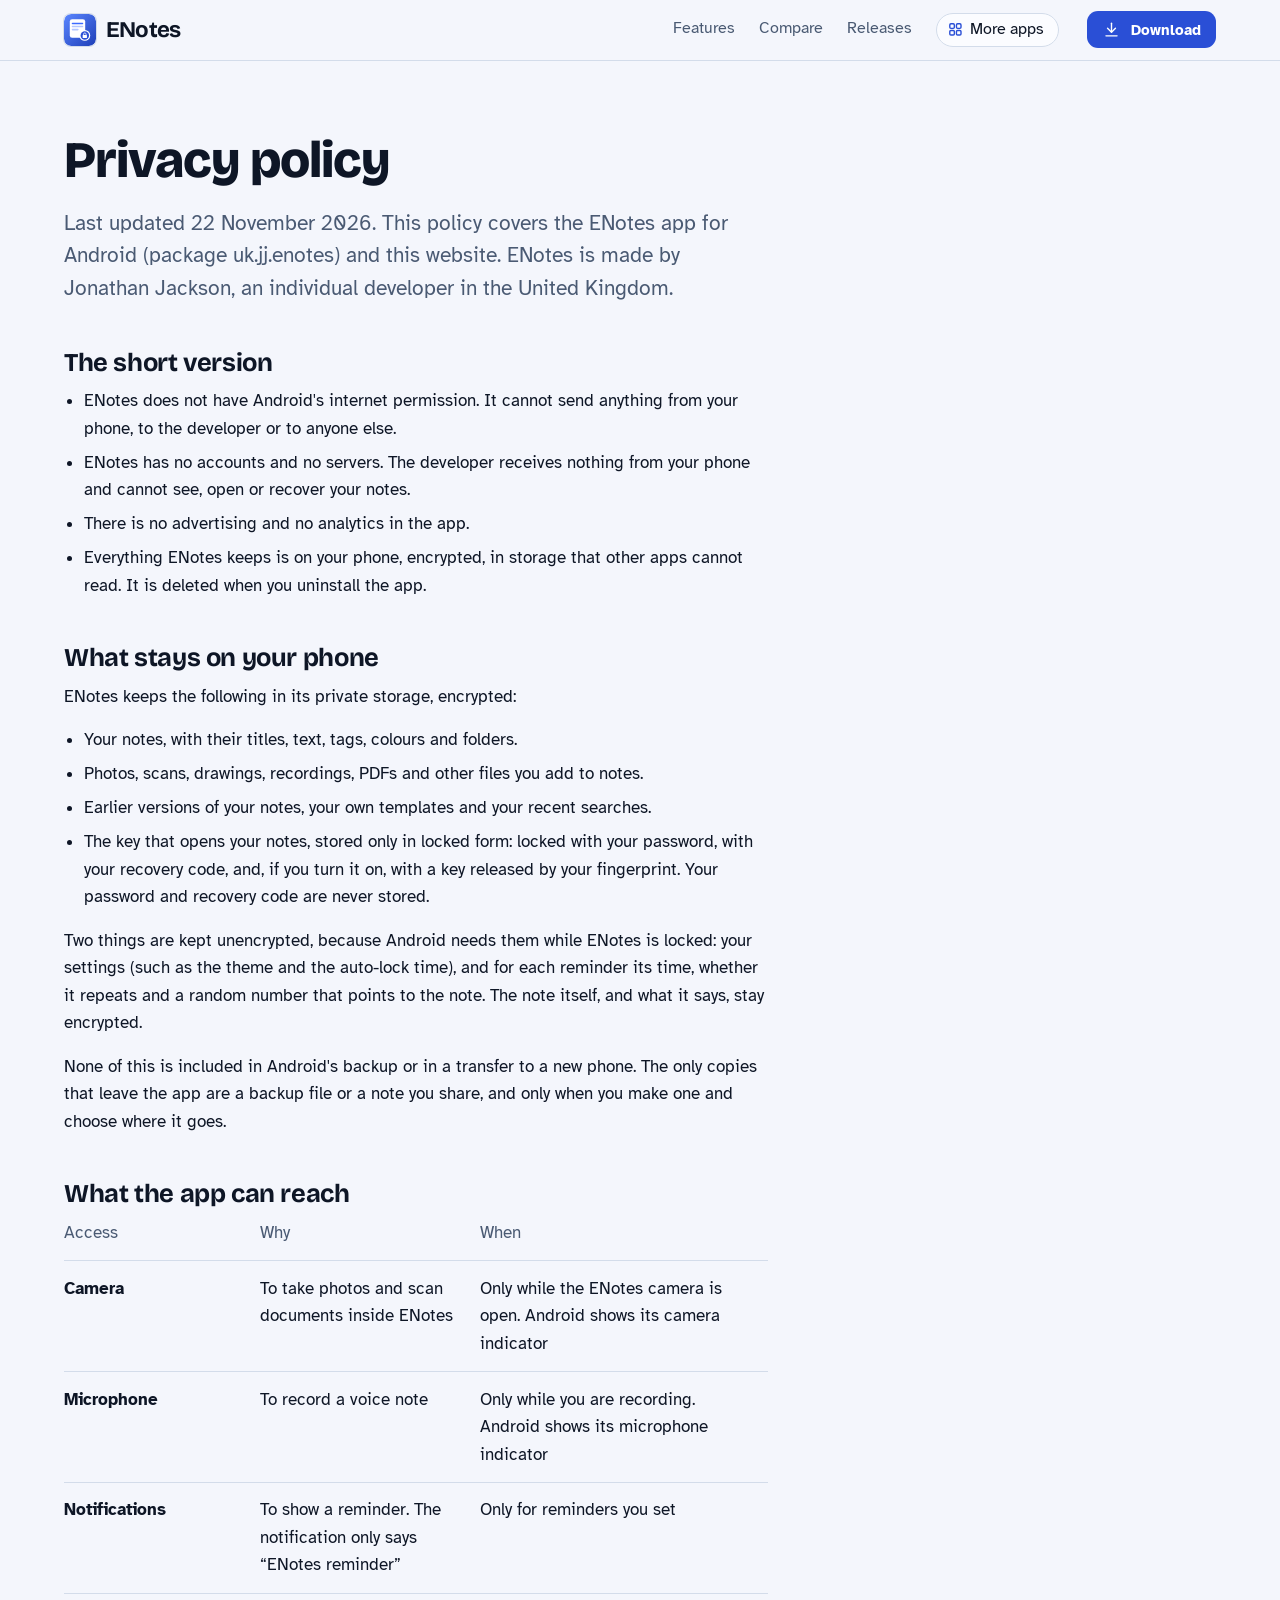
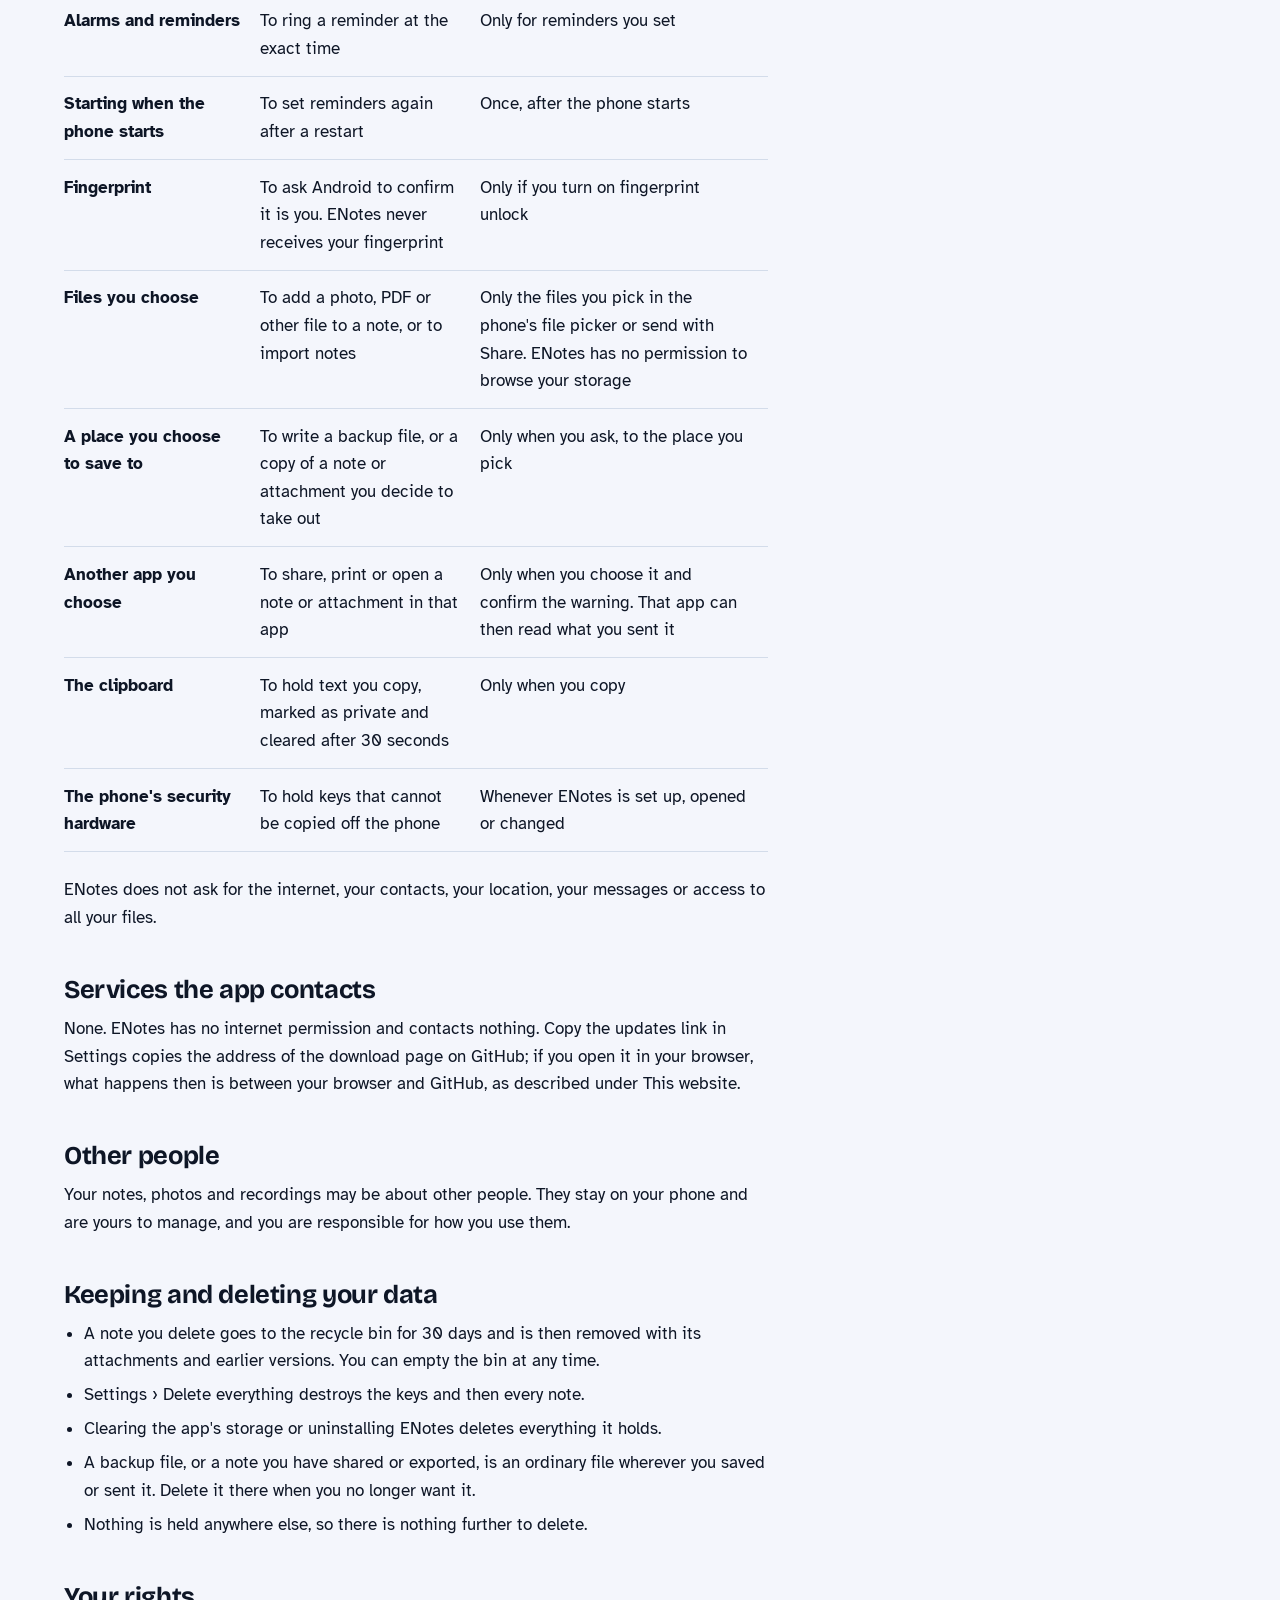
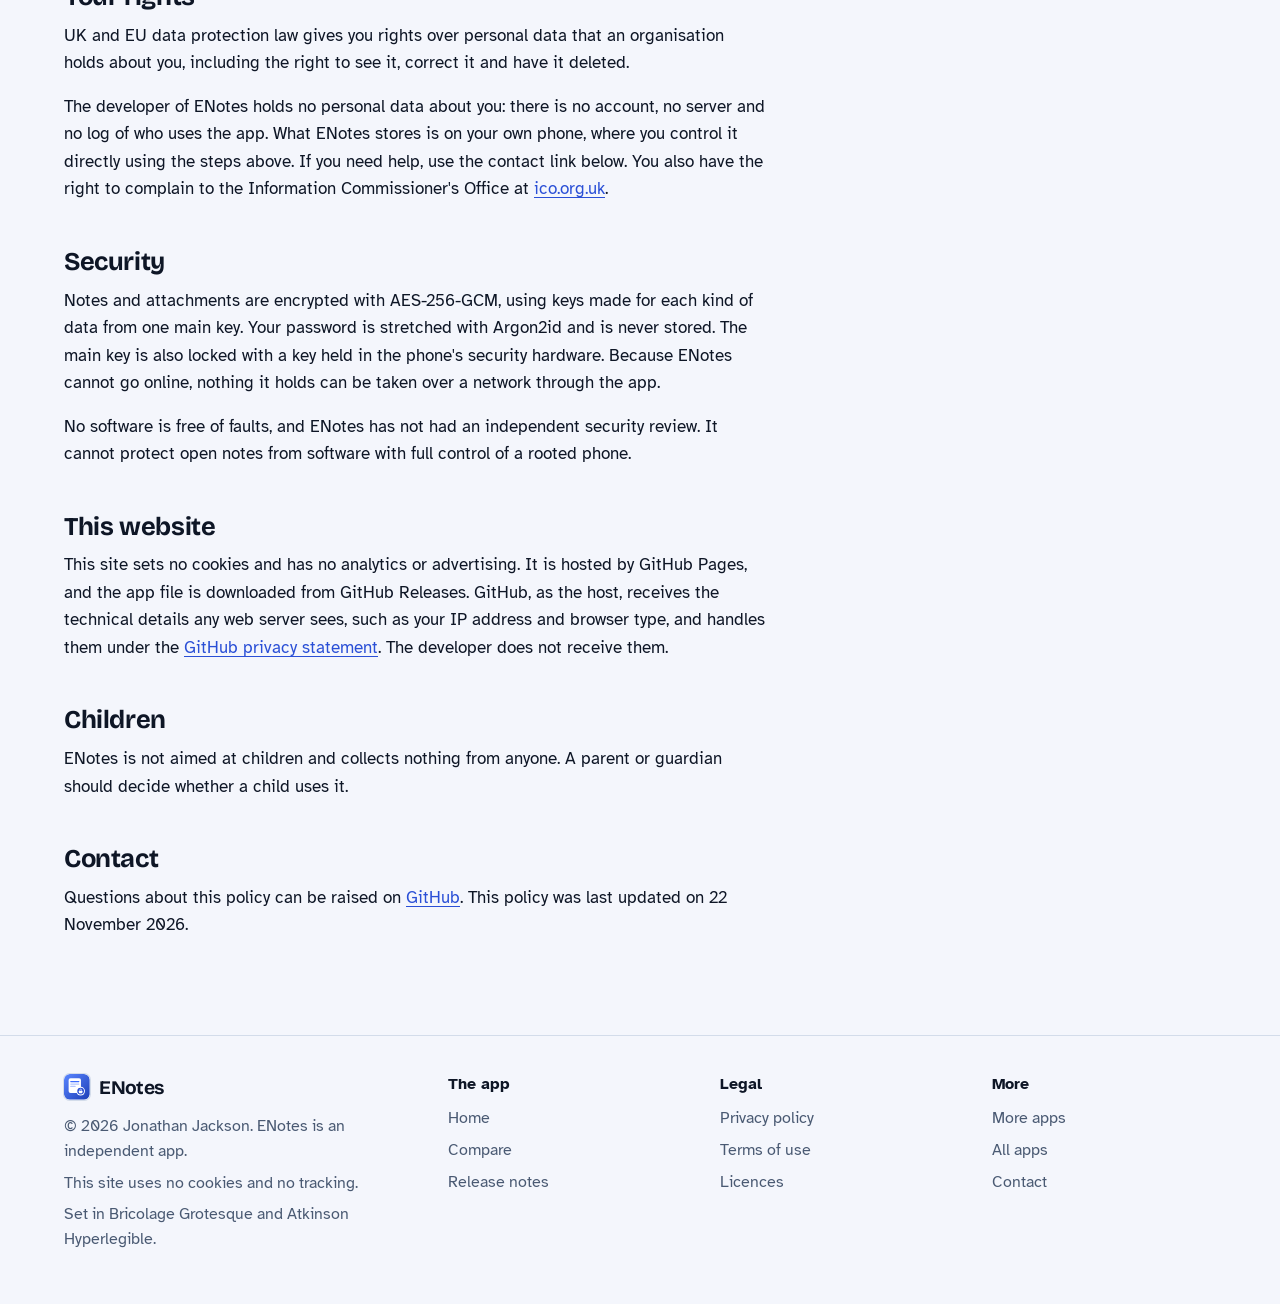
<file: privacy.html>
<!DOCTYPE html>
<html lang="en-GB">
<head>
<meta charset="utf-8">
<meta name="viewport" content="width=device-width, initial-scale=1">
<title>ENotes privacy policy</title>
<meta name="description" content="ENotes has no internet permission, no account and no analytics. What it stores, all on your phone, and what it can reach.">
<meta name="author" content="Jonathan Jackson">
<link rel="canonical" href="https://customgpter.github.io/enotes/privacy.html">
<meta name="theme-color" content="#f4f6fc" media="(prefers-color-scheme: light)">
<meta name="theme-color" content="#0a0d16" media="(prefers-color-scheme: dark)">
<meta property="og:type" content="website">
<meta property="og:site_name" content="ENotes">
<meta property="og:title" content="ENotes privacy policy">
<meta property="og:description" content="ENotes has no internet permission, no account and no analytics. What it stores, all on your phone, and what it can reach.">
<meta property="og:url" content="https://customgpter.github.io/enotes/privacy.html">
<meta property="og:image" content="https://customgpter.github.io/enotes/assets/og.png">
<meta property="og:image:width" content="1200">
<meta property="og:image:height" content="630">
<meta property="og:image:alt" content="ENotes&#x27; home screen with encrypted notes">
<meta property="og:locale" content="en_GB">
<meta name="twitter:card" content="summary_large_image">
<link rel="icon" href="./assets/favicon.svg" type="image/svg+xml">
<link rel="apple-touch-icon" href="./assets/apple-touch-icon.png">
<link rel="preload" href="./assets/fonts/bricolage-grotesque-latin.woff2" as="font" type="font/woff2" crossorigin>
<link rel="preload" href="./assets/fonts/atkinson-hyperlegible-latin-400-normal.woff2" as="font" type="font/woff2" crossorigin>
<link rel="stylesheet" href="./assets/site.css?v=1">
<link rel="stylesheet" href="./assets/house.css?v=2">
<link rel="stylesheet" href="./assets/apps-list.css?v=1">
<script src="./assets/apps-list.js?v=1" defer></script>
</head>
<body>
<a class="skip" href="#main">Skip to content</a>
<header class="masthead">
<div class="wrap">
<a class="brand" href="./" aria-label="ENotes home"><svg viewBox="0 0 108 108" aria-hidden="true"><defs><linearGradient id="en-icon" x1="0" y1="0" x2="1" y2="1"><stop offset="0" stop-color="#5a86ff"/><stop offset="1" stop-color="#1e3fb8"/></linearGradient></defs><rect width="108" height="108" rx="24" fill="url(#en-icon)"/><g transform="translate(54 54) scale(1.3) translate(-59.5 -58)"><path fill="#fff" d="M39 30h28a6 6 0 0 1 6 6v36a6 6 0 0 1-6 6H39a6 6 0 0 1-6-6V36a6 6 0 0 1 6-6z"/><path fill="#3d6bff" d="M40 39h26a2 2 0 0 1 0 4H40a2 2 0 0 1 0-4z"/><path fill="#b4c6ff" d="M40 47h26a2 2 0 0 1 0 4H40a2 2 0 0 1 0-4zM40 55h14a2 2 0 0 1 0 4H40a2 2 0 0 1 0-4z"/><circle cx="72" cy="72" r="14" fill="#fff"/><circle cx="72" cy="72" r="11" fill="#2a4fd6"/><path fill="#fff" d="M68 71h8a1.5 1.5 0 0 1 1.5 1.5v5A1.5 1.5 0 0 1 76 79h-8a1.5 1.5 0 0 1-1.5-1.5v-5A1.5 1.5 0 0 1 68 71z"/><path d="M68.8 71v-2.2a3.2 3.2 0 0 1 6.4 0V71" fill="none" stroke="#fff" stroke-width="2"/></g></svg><span>ENotes</span></a>
<nav aria-label="Main"><ul><li><a href="./#features">Features</a></li><li><a href="./compare.html">Compare</a></li><li><a href="./releases.html">Releases</a></li><li><a class="more-apps" href="./more-apps.html"><svg class="ico" viewBox="0 0 24 24" aria-hidden="true"><rect x="4" y="4" width="6.5" height="6.5" rx="1.6"/><rect x="13.5" y="4" width="6.5" height="6.5" rx="1.6"/><rect x="4" y="13.5" width="6.5" height="6.5" rx="1.6"/><rect x="13.5" y="13.5" width="6.5" height="6.5" rx="1.6"/></svg>More apps</a></li></ul></nav>
<a class="button small" href="https://github.com/CustomGPTer/enotes/releases/latest/download/ENotes.apk"><svg class="ico" viewBox="0 0 24 24" aria-hidden="true"><path d="M12 4v11"/><path d="M7 10.5l5 5 5-5"/><path d="M5 20h14"/></svg>Download</a>
</div>
</header>
<main id="main" class="doc">
<div class="wrap">
<div class="measure">
<h1>Privacy policy</h1>
<p class="lede">Last updated 22 November 2026. This policy covers the ENotes app for Android (package uk.jj.enotes) and this website. ENotes is made by Jonathan Jackson, an individual developer in the United Kingdom.</p>
<h2 id="short">The short version</h2><ul>
<li>ENotes does not have Android&#x27;s internet permission. It cannot send anything from your phone, to the developer or to anyone else.</li>
<li>ENotes has no accounts and no servers. The developer receives nothing from your phone and cannot see, open or recover your notes.</li>
<li>There is no advertising and no analytics in the app.</li>
<li>Everything ENotes keeps is on your phone, encrypted, in storage that other apps cannot read. It is deleted when you uninstall the app.</li>
</ul><h2 id="stays">What stays on your phone</h2><p>ENotes keeps the following in its private storage, encrypted:</p>
<ul>
<li>Your notes, with their titles, text, tags, colours and folders.</li>
<li>Photos, scans, drawings, recordings, PDFs and other files you add to notes.</li>
<li>Earlier versions of your notes, your own templates and your recent searches.</li>
<li>The key that opens your notes, stored only in locked form: locked with your password, with your recovery code, and, if you turn it on, with a key released by your fingerprint. Your password and recovery code are never stored.</li>
</ul>
<p>Two things are kept unencrypted, because Android needs them while ENotes is locked: your settings (such as the theme and the auto-lock time), and for each reminder its time, whether it repeats and a random number that points to the note. The note itself, and what it says, stay encrypted.</p>
<p>None of this is included in Android&#x27;s backup or in a transfer to a new phone. The only copies that leave the app are a backup file or a note you share, and only when you make one and choose where it goes.</p><h2 id="reach">What the app can reach</h2><table>
<thead><tr><th scope="col">Access</th><th scope="col">Why</th><th scope="col">When</th></tr></thead>
<tbody>
<tr><th scope="row">Camera</th><td>To take photos and scan documents inside ENotes</td><td>Only while the ENotes camera is open. Android shows its camera indicator</td></tr><tr><th scope="row">Microphone</th><td>To record a voice note</td><td>Only while you are recording. Android shows its microphone indicator</td></tr><tr><th scope="row">Notifications</th><td>To show a reminder. The notification only says &ldquo;ENotes reminder&rdquo;</td><td>Only for reminders you set</td></tr><tr><th scope="row">Alarms and reminders</th><td>To ring a reminder at the exact time</td><td>Only for reminders you set</td></tr><tr><th scope="row">Starting when the phone starts</th><td>To set reminders again after a restart</td><td>Once, after the phone starts</td></tr><tr><th scope="row">Fingerprint</th><td>To ask Android to confirm it is you. ENotes never receives your fingerprint</td><td>Only if you turn on fingerprint unlock</td></tr><tr><th scope="row">Files you choose</th><td>To add a photo, PDF or other file to a note, or to import notes</td><td>Only the files you pick in the phone&#x27;s file picker or send with Share. ENotes has no permission to browse your storage</td></tr><tr><th scope="row">A place you choose to save to</th><td>To write a backup file, or a copy of a note or attachment you decide to take out</td><td>Only when you ask, to the place you pick</td></tr><tr><th scope="row">Another app you choose</th><td>To share, print or open a note or attachment in that app</td><td>Only when you choose it and confirm the warning. That app can then read what you sent it</td></tr><tr><th scope="row">The clipboard</th><td>To hold text you copy, marked as private and cleared after 30 seconds</td><td>Only when you copy</td></tr><tr><th scope="row">The phone&#x27;s security hardware</th><td>To hold keys that cannot be copied off the phone</td><td>Whenever ENotes is set up, opened or changed</td></tr>
</tbody>
</table>
<p class="after-table">ENotes does not ask for the internet, your contacts, your location, your messages or access to all your files.</p><h2 id="services">Services the app contacts</h2><p>None. ENotes has no internet permission and contacts nothing. Copy the updates link in Settings copies the address of the download page on GitHub; if you open it in your browser, what happens then is between your browser and GitHub, as described under This website.</p><h2 id="others">Other people</h2><p>Your notes, photos and recordings may be about other people. They stay on your phone and are yours to manage, and you are responsible for how you use them.</p><h2 id="deleting">Keeping and deleting your data</h2><ul>
<li>A note you delete goes to the recycle bin for 30 days and is then removed with its attachments and earlier versions. You can empty the bin at any time.</li>
<li><span class="path">Settings &rsaquo; Delete everything</span> destroys the keys and then every note.</li>
<li>Clearing the app&#x27;s storage or uninstalling ENotes deletes everything it holds.</li>
<li>A backup file, or a note you have shared or exported, is an ordinary file wherever you saved or sent it. Delete it there when you no longer want it.</li>
<li>Nothing is held anywhere else, so there is nothing further to delete.</li>
</ul><h2 id="rights">Your rights</h2><p>UK and EU data protection law gives you rights over personal data that an organisation holds about you, including the right to see it, correct it and have it deleted.</p>
<p>The developer of ENotes holds no personal data about you: there is no account, no server and no log of who uses the app. What ENotes stores is on your own phone, where you control it directly using the steps above. If you need help, use the contact link below. You also have the right to complain to the Information Commissioner&#x27;s Office at <a href="https://ico.org.uk/">ico.org.uk</a>.</p><h2 id="security">Security</h2><p>Notes and attachments are encrypted with AES-256-GCM, using keys made for each kind of data from one main key. Your password is stretched with Argon2id and is never stored. The main key is also locked with a key held in the phone&#x27;s security hardware. Because ENotes cannot go online, nothing it holds can be taken over a network through the app.</p>
<p>No software is free of faults, and ENotes has not had an independent security review. It cannot protect open notes from software with full control of a rooted phone.</p><h2 id="website">This website</h2><p>This site sets no cookies and has no analytics or advertising. It is hosted by GitHub Pages, and the app file is downloaded from GitHub Releases. GitHub, as the host, receives the technical details any web server sees, such as your IP address and browser type, and handles them under the <a href="https://docs.github.com/en/site-policy/privacy-policies/github-general-privacy-statement">GitHub privacy statement</a>. The developer does not receive them.</p><h2 id="children">Children</h2><p>ENotes is not aimed at children and collects nothing from anyone. A parent or guardian should decide whether a child uses it.</p>
<h2 id="contact">Contact</h2>
<p>Questions about this policy can be raised on <a href="https://github.com/CustomGPTer/enotes/issues">GitHub</a>. This policy was last updated on 22 November 2026.</p>
</div>
</div>
</main>
<footer class="colophon">
<div class="wrap">
<div>
<a class="brand" href="./" aria-label="ENotes home"><svg viewBox="0 0 108 108" aria-hidden="true"><defs><linearGradient id="en-icon" x1="0" y1="0" x2="1" y2="1"><stop offset="0" stop-color="#5a86ff"/><stop offset="1" stop-color="#1e3fb8"/></linearGradient></defs><rect width="108" height="108" rx="24" fill="url(#en-icon)"/><g transform="translate(54 54) scale(1.3) translate(-59.5 -58)"><path fill="#fff" d="M39 30h28a6 6 0 0 1 6 6v36a6 6 0 0 1-6 6H39a6 6 0 0 1-6-6V36a6 6 0 0 1 6-6z"/><path fill="#3d6bff" d="M40 39h26a2 2 0 0 1 0 4H40a2 2 0 0 1 0-4z"/><path fill="#b4c6ff" d="M40 47h26a2 2 0 0 1 0 4H40a2 2 0 0 1 0-4zM40 55h14a2 2 0 0 1 0 4H40a2 2 0 0 1 0-4z"/><circle cx="72" cy="72" r="14" fill="#fff"/><circle cx="72" cy="72" r="11" fill="#2a4fd6"/><path fill="#fff" d="M68 71h8a1.5 1.5 0 0 1 1.5 1.5v5A1.5 1.5 0 0 1 76 79h-8a1.5 1.5 0 0 1-1.5-1.5v-5A1.5 1.5 0 0 1 68 71z"/><path d="M68.8 71v-2.2a3.2 3.2 0 0 1 6.4 0V71" fill="none" stroke="#fff" stroke-width="2"/></g></svg><span>ENotes</span></a>
<p>&copy; 2026 Jonathan Jackson. ENotes is an independent app.</p>
<p>This site uses no cookies and no tracking.</p>
<p>Set in Bricolage Grotesque and Atkinson Hyperlegible.</p>
</div>
<nav aria-label="The app"><h2>The app</h2><ul>
<li><a href="./">Home</a></li>
<li><a href="./compare.html">Compare</a></li>
<li><a href="./releases.html">Release notes</a></li>
</ul></nav>
<nav aria-label="Legal"><h2>Legal</h2><ul>
<li><a href="./privacy.html">Privacy policy</a></li>
<li><a href="./terms.html">Terms of use</a></li>
<li><a href="./licences.html">Licences</a></li>
</ul></nav>
<nav aria-label="More"><h2>More</h2><ul>
<li><a href="./more-apps.html">More apps</a></li>
<li><a href="https://customgpter.github.io/">All apps</a></li>
<li><a href="https://github.com/CustomGPTer/enotes/issues">Contact</a></li>
</ul></nav>
</div>
</footer>
</body>
</html>
</file>
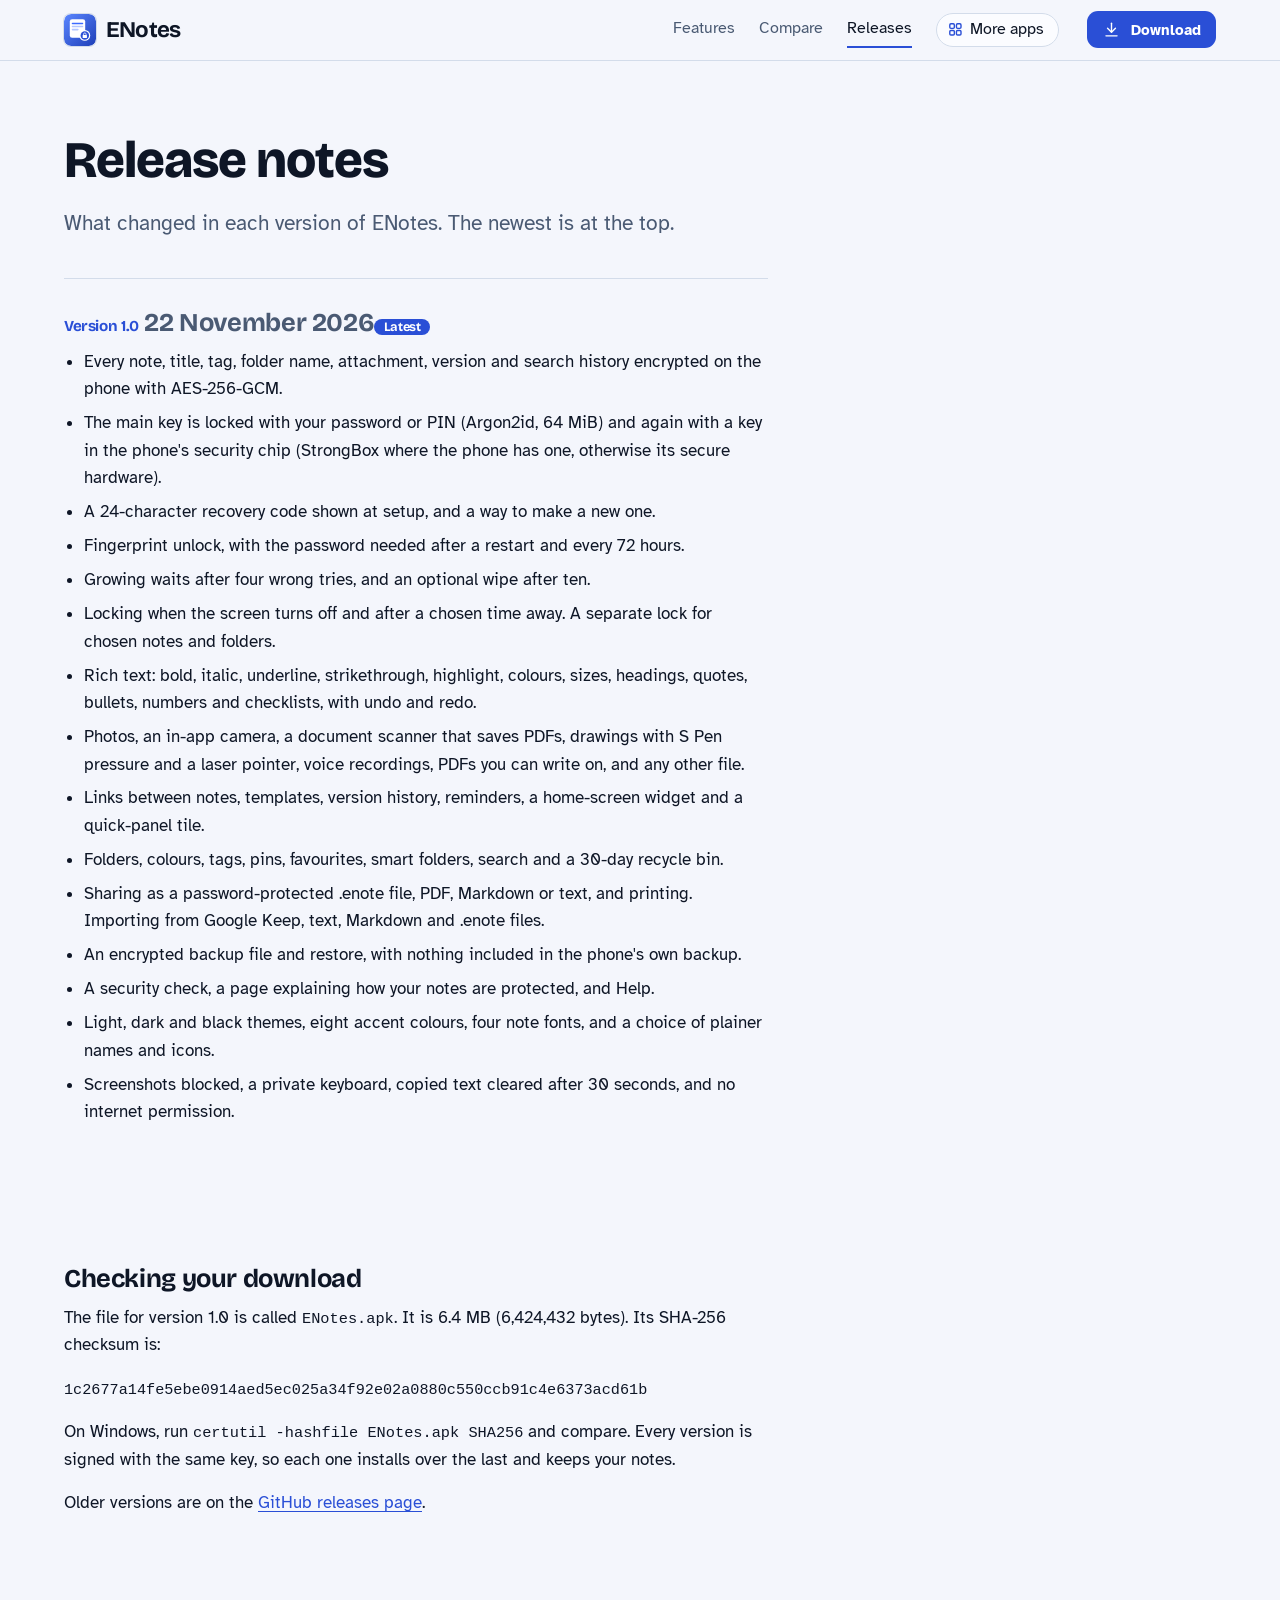
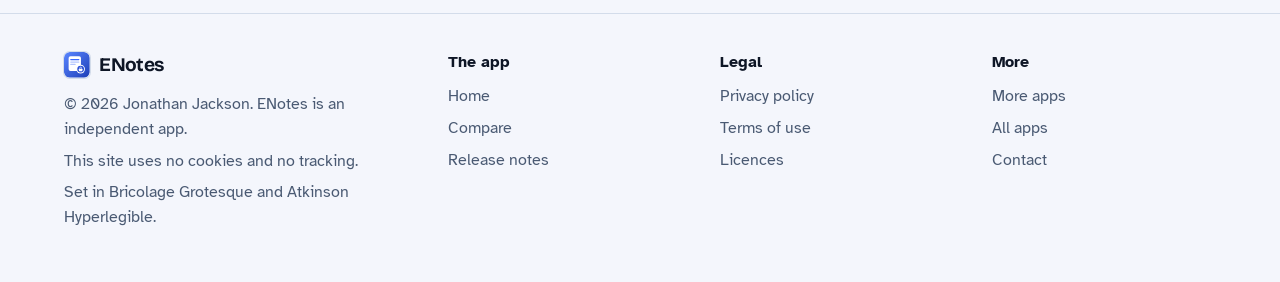
<file: releases.html>
<!DOCTYPE html>
<html lang="en-GB">
<head>
<meta charset="utf-8">
<meta name="viewport" content="width=device-width, initial-scale=1">
<title>ENotes release notes</title>
<meta name="description" content="What changed in each version of ENotes, and how to check your download.">
<meta name="author" content="Jonathan Jackson">
<link rel="canonical" href="https://customgpter.github.io/enotes/releases.html">
<meta name="theme-color" content="#f4f6fc" media="(prefers-color-scheme: light)">
<meta name="theme-color" content="#0a0d16" media="(prefers-color-scheme: dark)">
<meta property="og:type" content="website">
<meta property="og:site_name" content="ENotes">
<meta property="og:title" content="ENotes release notes">
<meta property="og:description" content="What changed in each version of ENotes, and how to check your download.">
<meta property="og:url" content="https://customgpter.github.io/enotes/releases.html">
<meta property="og:image" content="https://customgpter.github.io/enotes/assets/og.png">
<meta property="og:image:width" content="1200">
<meta property="og:image:height" content="630">
<meta property="og:image:alt" content="ENotes&#x27; home screen with encrypted notes">
<meta property="og:locale" content="en_GB">
<meta name="twitter:card" content="summary_large_image">
<link rel="icon" href="./assets/favicon.svg" type="image/svg+xml">
<link rel="apple-touch-icon" href="./assets/apple-touch-icon.png">
<link rel="preload" href="./assets/fonts/bricolage-grotesque-latin.woff2" as="font" type="font/woff2" crossorigin>
<link rel="preload" href="./assets/fonts/atkinson-hyperlegible-latin-400-normal.woff2" as="font" type="font/woff2" crossorigin>
<link rel="stylesheet" href="./assets/site.css?v=1">
<link rel="stylesheet" href="./assets/house.css?v=2">
<link rel="stylesheet" href="./assets/apps-list.css?v=1">
<script src="./assets/apps-list.js?v=1" defer></script>
</head>
<body>
<a class="skip" href="#main">Skip to content</a>
<header class="masthead">
<div class="wrap">
<a class="brand" href="./" aria-label="ENotes home"><svg viewBox="0 0 108 108" aria-hidden="true"><defs><linearGradient id="en-icon" x1="0" y1="0" x2="1" y2="1"><stop offset="0" stop-color="#5a86ff"/><stop offset="1" stop-color="#1e3fb8"/></linearGradient></defs><rect width="108" height="108" rx="24" fill="url(#en-icon)"/><g transform="translate(54 54) scale(1.3) translate(-59.5 -58)"><path fill="#fff" d="M39 30h28a6 6 0 0 1 6 6v36a6 6 0 0 1-6 6H39a6 6 0 0 1-6-6V36a6 6 0 0 1 6-6z"/><path fill="#3d6bff" d="M40 39h26a2 2 0 0 1 0 4H40a2 2 0 0 1 0-4z"/><path fill="#b4c6ff" d="M40 47h26a2 2 0 0 1 0 4H40a2 2 0 0 1 0-4zM40 55h14a2 2 0 0 1 0 4H40a2 2 0 0 1 0-4z"/><circle cx="72" cy="72" r="14" fill="#fff"/><circle cx="72" cy="72" r="11" fill="#2a4fd6"/><path fill="#fff" d="M68 71h8a1.5 1.5 0 0 1 1.5 1.5v5A1.5 1.5 0 0 1 76 79h-8a1.5 1.5 0 0 1-1.5-1.5v-5A1.5 1.5 0 0 1 68 71z"/><path d="M68.8 71v-2.2a3.2 3.2 0 0 1 6.4 0V71" fill="none" stroke="#fff" stroke-width="2"/></g></svg><span>ENotes</span></a>
<nav aria-label="Main"><ul><li><a href="./#features">Features</a></li><li><a href="./compare.html">Compare</a></li><li><a href="./releases.html" aria-current="page">Releases</a></li><li><a class="more-apps" href="./more-apps.html"><svg class="ico" viewBox="0 0 24 24" aria-hidden="true"><rect x="4" y="4" width="6.5" height="6.5" rx="1.6"/><rect x="13.5" y="4" width="6.5" height="6.5" rx="1.6"/><rect x="4" y="13.5" width="6.5" height="6.5" rx="1.6"/><rect x="13.5" y="13.5" width="6.5" height="6.5" rx="1.6"/></svg>More apps</a></li></ul></nav>
<a class="button small" href="https://github.com/CustomGPTer/enotes/releases/latest/download/ENotes.apk"><svg class="ico" viewBox="0 0 24 24" aria-hidden="true"><path d="M12 4v11"/><path d="M7 10.5l5 5 5-5"/><path d="M5 20h14"/></svg>Download</a>
</div>
</header>
<main id="main" class="doc">
<div class="wrap">
<div class="measure">
<h1>Release notes</h1>
<p class="lede">What changed in each version of ENotes. The newest is at the top.</p>
<section class="release" id="v1.0"><h2><span class="ver">Version 1.0</span> <span class="when">22 November 2026</span><span class="tag">Latest</span></h2><ul><li>Every note, title, tag, folder name, attachment, version and search history encrypted on the phone with AES-256-GCM.</li><li>The main key is locked with your password or PIN (Argon2id, 64 MiB) and again with a key in the phone&#x27;s security chip (StrongBox where the phone has one, otherwise its secure hardware).</li><li>A 24-character recovery code shown at setup, and a way to make a new one.</li><li>Fingerprint unlock, with the password needed after a restart and every 72 hours.</li><li>Growing waits after four wrong tries, and an optional wipe after ten.</li><li>Locking when the screen turns off and after a chosen time away. A separate lock for chosen notes and folders.</li><li>Rich text: bold, italic, underline, strikethrough, highlight, colours, sizes, headings, quotes, bullets, numbers and checklists, with undo and redo.</li><li>Photos, an in-app camera, a document scanner that saves PDFs, drawings with S Pen pressure and a laser pointer, voice recordings, PDFs you can write on, and any other file.</li><li>Links between notes, templates, version history, reminders, a home-screen widget and a quick-panel tile.</li><li>Folders, colours, tags, pins, favourites, smart folders, search and a 30-day recycle bin.</li><li>Sharing as a password-protected .enote file, PDF, Markdown or text, and printing. Importing from Google Keep, text, Markdown and .enote files.</li><li>An encrypted backup file and restore, with nothing included in the phone&#x27;s own backup.</li><li>A security check, a page explaining how your notes are protected, and Help.</li><li>Light, dark and black themes, eight accent colours, four note fonts, and a choice of plainer names and icons.</li><li>Screenshots blocked, a private keyboard, copied text cleared after 30 seconds, and no internet permission.</li></ul></section>
<h2 id="checking">Checking your download</h2>
<p>The file for version 1.0 is called <code>ENotes.apk</code>. It is 6.4 MB (6,424,432 bytes). Its SHA-256 checksum is:</p>
<p><code class="sum">1c2677a14fe5ebe0914aed5ec025a34f92e02a0880c550ccb91c4e6373acd61b</code></p>
<p>On Windows, run <code>certutil -hashfile ENotes.apk SHA256</code> and compare. Every version is signed with the same key, so each one installs over the last and keeps your notes.</p>
<p>Older versions are on the <a href="https://github.com/CustomGPTer/enotes/releases">GitHub releases page</a>.</p>
</div>
</div>
</main>
<footer class="colophon">
<div class="wrap">
<div>
<a class="brand" href="./" aria-label="ENotes home"><svg viewBox="0 0 108 108" aria-hidden="true"><defs><linearGradient id="en-icon" x1="0" y1="0" x2="1" y2="1"><stop offset="0" stop-color="#5a86ff"/><stop offset="1" stop-color="#1e3fb8"/></linearGradient></defs><rect width="108" height="108" rx="24" fill="url(#en-icon)"/><g transform="translate(54 54) scale(1.3) translate(-59.5 -58)"><path fill="#fff" d="M39 30h28a6 6 0 0 1 6 6v36a6 6 0 0 1-6 6H39a6 6 0 0 1-6-6V36a6 6 0 0 1 6-6z"/><path fill="#3d6bff" d="M40 39h26a2 2 0 0 1 0 4H40a2 2 0 0 1 0-4z"/><path fill="#b4c6ff" d="M40 47h26a2 2 0 0 1 0 4H40a2 2 0 0 1 0-4zM40 55h14a2 2 0 0 1 0 4H40a2 2 0 0 1 0-4z"/><circle cx="72" cy="72" r="14" fill="#fff"/><circle cx="72" cy="72" r="11" fill="#2a4fd6"/><path fill="#fff" d="M68 71h8a1.5 1.5 0 0 1 1.5 1.5v5A1.5 1.5 0 0 1 76 79h-8a1.5 1.5 0 0 1-1.5-1.5v-5A1.5 1.5 0 0 1 68 71z"/><path d="M68.8 71v-2.2a3.2 3.2 0 0 1 6.4 0V71" fill="none" stroke="#fff" stroke-width="2"/></g></svg><span>ENotes</span></a>
<p>&copy; 2026 Jonathan Jackson. ENotes is an independent app.</p>
<p>This site uses no cookies and no tracking.</p>
<p>Set in Bricolage Grotesque and Atkinson Hyperlegible.</p>
</div>
<nav aria-label="The app"><h2>The app</h2><ul>
<li><a href="./">Home</a></li>
<li><a href="./compare.html">Compare</a></li>
<li><a href="./releases.html">Release notes</a></li>
</ul></nav>
<nav aria-label="Legal"><h2>Legal</h2><ul>
<li><a href="./privacy.html">Privacy policy</a></li>
<li><a href="./terms.html">Terms of use</a></li>
<li><a href="./licences.html">Licences</a></li>
</ul></nav>
<nav aria-label="More"><h2>More</h2><ul>
<li><a href="./more-apps.html">More apps</a></li>
<li><a href="https://customgpter.github.io/">All apps</a></li>
<li><a href="https://github.com/CustomGPTer/enotes/issues">Contact</a></li>
</ul></nav>
</div>
</footer>
</body>
</html>
</file>
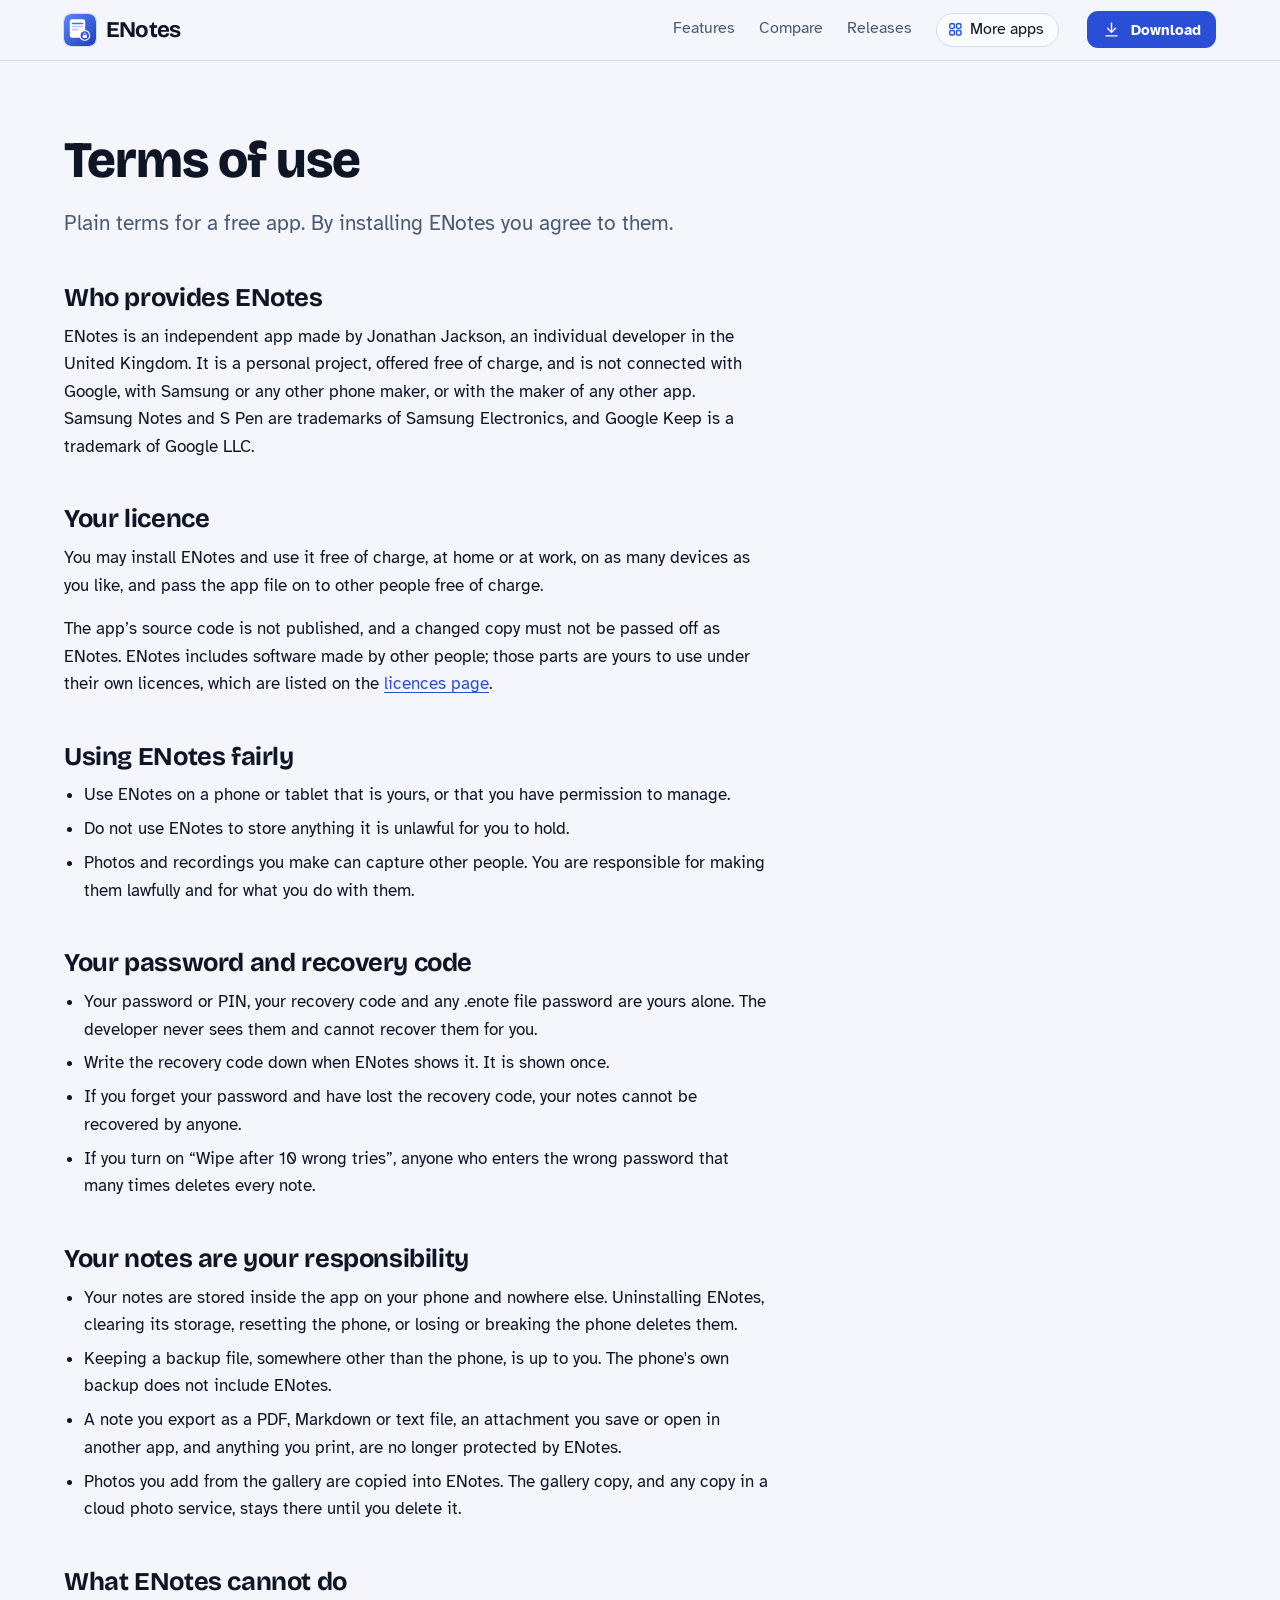
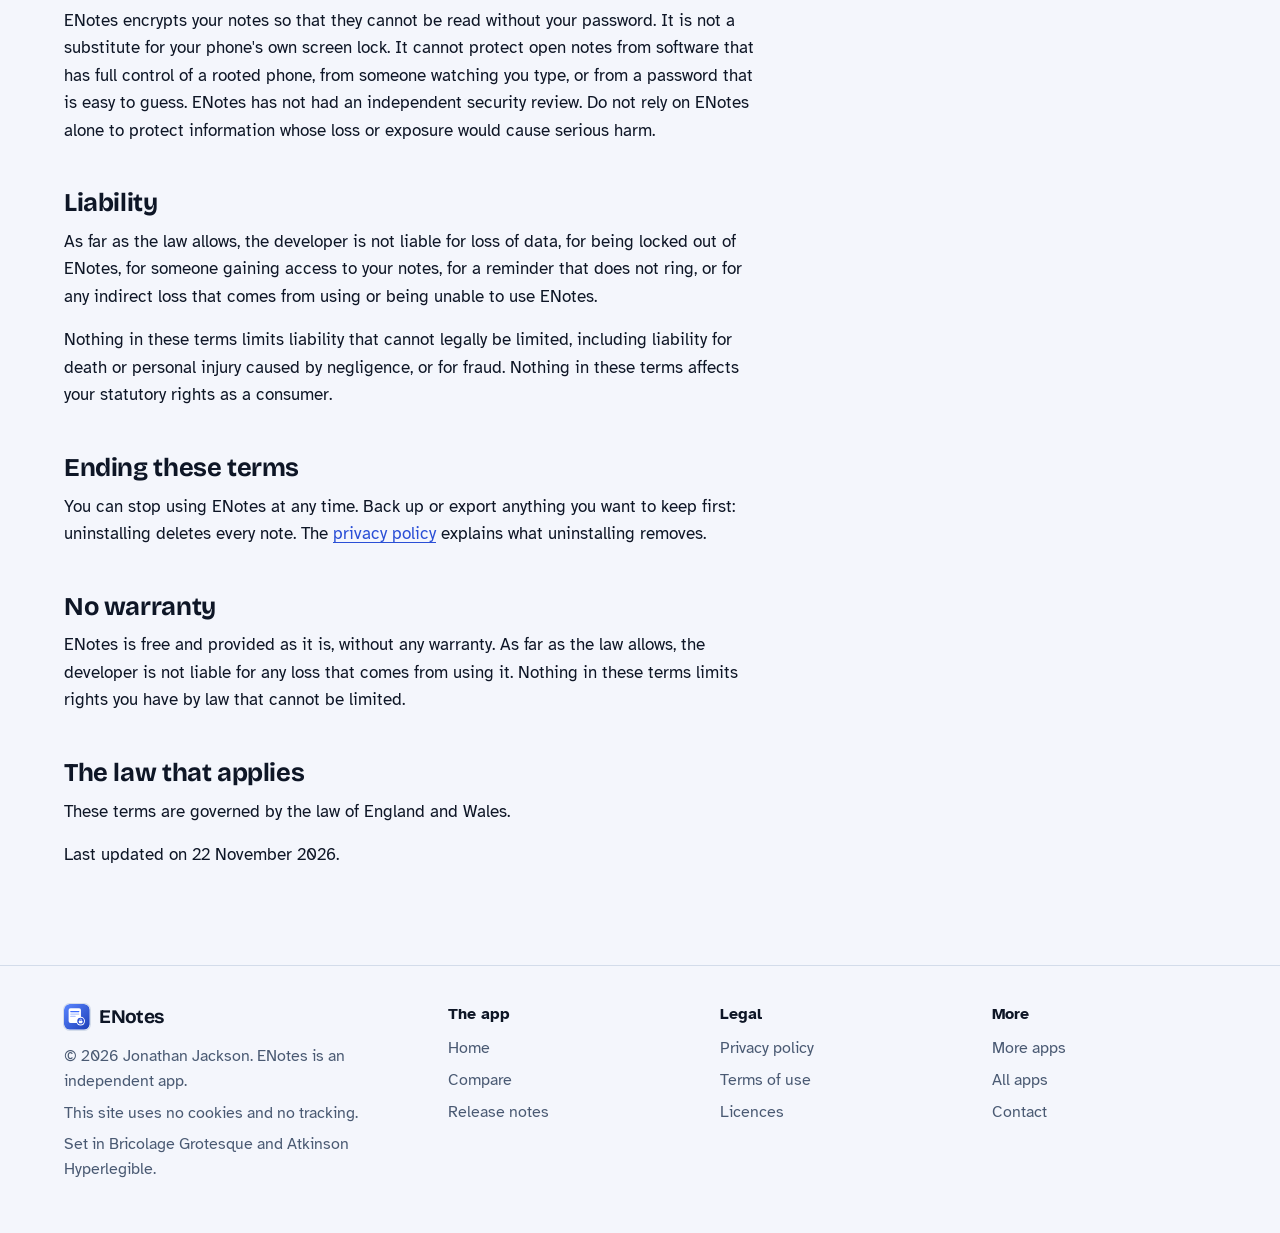
<file: terms.html>
<!DOCTYPE html>
<html lang="en-GB">
<head>
<meta charset="utf-8">
<meta name="viewport" content="width=device-width, initial-scale=1">
<title>ENotes terms of use</title>
<meta name="description" content="Plain terms for ENotes, a free encrypted notes app for Android.">
<meta name="author" content="Jonathan Jackson">
<link rel="canonical" href="https://customgpter.github.io/enotes/terms.html">
<meta name="theme-color" content="#f4f6fc" media="(prefers-color-scheme: light)">
<meta name="theme-color" content="#0a0d16" media="(prefers-color-scheme: dark)">
<meta property="og:type" content="website">
<meta property="og:site_name" content="ENotes">
<meta property="og:title" content="ENotes terms of use">
<meta property="og:description" content="Plain terms for ENotes, a free encrypted notes app for Android.">
<meta property="og:url" content="https://customgpter.github.io/enotes/terms.html">
<meta property="og:image" content="https://customgpter.github.io/enotes/assets/og.png">
<meta property="og:image:width" content="1200">
<meta property="og:image:height" content="630">
<meta property="og:image:alt" content="ENotes&#x27; home screen with encrypted notes">
<meta property="og:locale" content="en_GB">
<meta name="twitter:card" content="summary_large_image">
<link rel="icon" href="./assets/favicon.svg" type="image/svg+xml">
<link rel="apple-touch-icon" href="./assets/apple-touch-icon.png">
<link rel="preload" href="./assets/fonts/bricolage-grotesque-latin.woff2" as="font" type="font/woff2" crossorigin>
<link rel="preload" href="./assets/fonts/atkinson-hyperlegible-latin-400-normal.woff2" as="font" type="font/woff2" crossorigin>
<link rel="stylesheet" href="./assets/site.css?v=1">
<link rel="stylesheet" href="./assets/house.css?v=2">
<link rel="stylesheet" href="./assets/apps-list.css?v=1">
<script src="./assets/apps-list.js?v=1" defer></script>
</head>
<body>
<a class="skip" href="#main">Skip to content</a>
<header class="masthead">
<div class="wrap">
<a class="brand" href="./" aria-label="ENotes home"><svg viewBox="0 0 108 108" aria-hidden="true"><defs><linearGradient id="en-icon" x1="0" y1="0" x2="1" y2="1"><stop offset="0" stop-color="#5a86ff"/><stop offset="1" stop-color="#1e3fb8"/></linearGradient></defs><rect width="108" height="108" rx="24" fill="url(#en-icon)"/><g transform="translate(54 54) scale(1.3) translate(-59.5 -58)"><path fill="#fff" d="M39 30h28a6 6 0 0 1 6 6v36a6 6 0 0 1-6 6H39a6 6 0 0 1-6-6V36a6 6 0 0 1 6-6z"/><path fill="#3d6bff" d="M40 39h26a2 2 0 0 1 0 4H40a2 2 0 0 1 0-4z"/><path fill="#b4c6ff" d="M40 47h26a2 2 0 0 1 0 4H40a2 2 0 0 1 0-4zM40 55h14a2 2 0 0 1 0 4H40a2 2 0 0 1 0-4z"/><circle cx="72" cy="72" r="14" fill="#fff"/><circle cx="72" cy="72" r="11" fill="#2a4fd6"/><path fill="#fff" d="M68 71h8a1.5 1.5 0 0 1 1.5 1.5v5A1.5 1.5 0 0 1 76 79h-8a1.5 1.5 0 0 1-1.5-1.5v-5A1.5 1.5 0 0 1 68 71z"/><path d="M68.8 71v-2.2a3.2 3.2 0 0 1 6.4 0V71" fill="none" stroke="#fff" stroke-width="2"/></g></svg><span>ENotes</span></a>
<nav aria-label="Main"><ul><li><a href="./#features">Features</a></li><li><a href="./compare.html">Compare</a></li><li><a href="./releases.html">Releases</a></li><li><a class="more-apps" href="./more-apps.html"><svg class="ico" viewBox="0 0 24 24" aria-hidden="true"><rect x="4" y="4" width="6.5" height="6.5" rx="1.6"/><rect x="13.5" y="4" width="6.5" height="6.5" rx="1.6"/><rect x="4" y="13.5" width="6.5" height="6.5" rx="1.6"/><rect x="13.5" y="13.5" width="6.5" height="6.5" rx="1.6"/></svg>More apps</a></li></ul></nav>
<a class="button small" href="https://github.com/CustomGPTer/enotes/releases/latest/download/ENotes.apk"><svg class="ico" viewBox="0 0 24 24" aria-hidden="true"><path d="M12 4v11"/><path d="M7 10.5l5 5 5-5"/><path d="M5 20h14"/></svg>Download</a>
</div>
</header>
<main id="main" class="doc">
<div class="wrap">
<div class="measure">
<h1>Terms of use</h1>
<p class="lede">Plain terms for a free app. By installing ENotes you agree to them.</p>
<h2 id="who">Who provides ENotes</h2><p>ENotes is an independent app made by Jonathan Jackson, an individual developer in the United Kingdom. It is a personal project, offered free of charge, and is not connected with Google, with Samsung or any other phone maker, or with the maker of any other app. Samsung Notes and S Pen are trademarks of Samsung Electronics, and Google Keep is a trademark of Google LLC.</p><h2 id="licence">Your licence</h2><p>You may install ENotes and use it free of charge, at home or at work, on as many devices as you like, and pass the app file on to other people free of charge.</p>
<p>The app&rsquo;s source code is not published, and a changed copy must not be passed off as ENotes. ENotes includes software made by other people; those parts are yours to use under their own licences, which are listed on the <a href="licences.html">licences page</a>.</p><h2 id="fairly">Using ENotes fairly</h2><ul>
<li>Use ENotes on a phone or tablet that is yours, or that you have permission to manage.</li>
<li>Do not use ENotes to store anything it is unlawful for you to hold.</li>
<li>Photos and recordings you make can capture other people. You are responsible for making them lawfully and for what you do with them.</li>
</ul><h2 id="keys">Your password and recovery code</h2><ul>
<li>Your password or PIN, your recovery code and any .enote file password are yours alone. The developer never sees them and cannot recover them for you.</li>
<li>Write the recovery code down when ENotes shows it. It is shown once.</li>
<li>If you forget your password and have lost the recovery code, your notes cannot be recovered by anyone.</li>
<li>If you turn on &ldquo;Wipe after 10 wrong tries&rdquo;, anyone who enters the wrong password that many times deletes every note.</li>
</ul><h2 id="files">Your notes are your responsibility</h2><ul>
<li>Your notes are stored inside the app on your phone and nowhere else. Uninstalling ENotes, clearing its storage, resetting the phone, or losing or breaking the phone deletes them.</li>
<li>Keeping a backup file, somewhere other than the phone, is up to you. The phone&#x27;s own backup does not include ENotes.</li>
<li>A note you export as a PDF, Markdown or text file, an attachment you save or open in another app, and anything you print, are no longer protected by ENotes.</li>
<li>Photos you add from the gallery are copied into ENotes. The gallery copy, and any copy in a cloud photo service, stays there until you delete it.</li>
</ul><h2 id="cannot">What ENotes cannot do</h2><p>ENotes encrypts your notes so that they cannot be read without your password. It is not a substitute for your phone&#x27;s own screen lock. It cannot protect open notes from software that has full control of a rooted phone, from someone watching you type, or from a password that is easy to guess. ENotes has not had an independent security review. Do not rely on ENotes alone to protect information whose loss or exposure would cause serious harm.</p><h2 id="liability">Liability</h2><p>As far as the law allows, the developer is not liable for loss of data, for being locked out of ENotes, for someone gaining access to your notes, for a reminder that does not ring, or for any indirect loss that comes from using or being unable to use ENotes.</p>
<p>Nothing in these terms limits liability that cannot legally be limited, including liability for death or personal injury caused by negligence, or for fraud. Nothing in these terms affects your statutory rights as a consumer.</p><h2 id="ending">Ending these terms</h2><p>You can stop using ENotes at any time. Back up or export anything you want to keep first: uninstalling deletes every note. The <a href="privacy.html">privacy policy</a> explains what uninstalling removes.</p>
<h2 id="no-warranty">No warranty</h2>
<p>ENotes is free and provided as it is, without any warranty. As far as the law allows, the developer is not liable for any loss that comes from using it. Nothing in these terms limits rights you have by law that cannot be limited.</p>
<h2 id="governing">The law that applies</h2>
<p>These terms are governed by the law of England and Wales.</p>
<p>Last updated on 22 November 2026.</p>
</div>
</div>
</main>
<footer class="colophon">
<div class="wrap">
<div>
<a class="brand" href="./" aria-label="ENotes home"><svg viewBox="0 0 108 108" aria-hidden="true"><defs><linearGradient id="en-icon" x1="0" y1="0" x2="1" y2="1"><stop offset="0" stop-color="#5a86ff"/><stop offset="1" stop-color="#1e3fb8"/></linearGradient></defs><rect width="108" height="108" rx="24" fill="url(#en-icon)"/><g transform="translate(54 54) scale(1.3) translate(-59.5 -58)"><path fill="#fff" d="M39 30h28a6 6 0 0 1 6 6v36a6 6 0 0 1-6 6H39a6 6 0 0 1-6-6V36a6 6 0 0 1 6-6z"/><path fill="#3d6bff" d="M40 39h26a2 2 0 0 1 0 4H40a2 2 0 0 1 0-4z"/><path fill="#b4c6ff" d="M40 47h26a2 2 0 0 1 0 4H40a2 2 0 0 1 0-4zM40 55h14a2 2 0 0 1 0 4H40a2 2 0 0 1 0-4z"/><circle cx="72" cy="72" r="14" fill="#fff"/><circle cx="72" cy="72" r="11" fill="#2a4fd6"/><path fill="#fff" d="M68 71h8a1.5 1.5 0 0 1 1.5 1.5v5A1.5 1.5 0 0 1 76 79h-8a1.5 1.5 0 0 1-1.5-1.5v-5A1.5 1.5 0 0 1 68 71z"/><path d="M68.8 71v-2.2a3.2 3.2 0 0 1 6.4 0V71" fill="none" stroke="#fff" stroke-width="2"/></g></svg><span>ENotes</span></a>
<p>&copy; 2026 Jonathan Jackson. ENotes is an independent app.</p>
<p>This site uses no cookies and no tracking.</p>
<p>Set in Bricolage Grotesque and Atkinson Hyperlegible.</p>
</div>
<nav aria-label="The app"><h2>The app</h2><ul>
<li><a href="./">Home</a></li>
<li><a href="./compare.html">Compare</a></li>
<li><a href="./releases.html">Release notes</a></li>
</ul></nav>
<nav aria-label="Legal"><h2>Legal</h2><ul>
<li><a href="./privacy.html">Privacy policy</a></li>
<li><a href="./terms.html">Terms of use</a></li>
<li><a href="./licences.html">Licences</a></li>
</ul></nav>
<nav aria-label="More"><h2>More</h2><ul>
<li><a href="./more-apps.html">More apps</a></li>
<li><a href="https://customgpter.github.io/">All apps</a></li>
<li><a href="https://github.com/CustomGPTer/enotes/issues">Contact</a></li>
</ul></nav>
</div>
</footer>
</body>
</html>
</file>
<file: assets/site.css>
@font-face{font-family:"Bricolage Grotesque";src:url("fonts/bricolage-grotesque-latin.woff2") format("woff2");font-weight:200 800;font-style:normal;font-display:swap}
@font-face{font-family:"Atkinson Hyperlegible";src:url("fonts/atkinson-hyperlegible-latin-400-normal.woff2") format("woff2");font-weight:400;font-style:normal;font-display:swap}
@font-face{font-family:"Atkinson Hyperlegible";src:url("fonts/atkinson-hyperlegible-latin-700-normal.woff2") format("woff2");font-weight:700;font-style:normal;font-display:swap}

/* Daylight page, night-time camera. The lamp colour is kept for the one thing to press and for what the camera has seen. */
:root{
  --page:#f2f5f9; --panel:#ffffff; --raised:#e8edf3; --ink:#0d1a2b; --soft:#465468; --rule:#d2dae4;
  --accent:#0a6a55; --accent-ink:#ffffff; --warn:#8a5200; --rec:#d3302f;
  --lamp:#ffb347; --lamp-ink:#231400; --lamp-text:#8a5200;
  --night:#09111e; --night-2:#111d30; --night-3:#1a2a43; --night-ink:#eaf0f8; --night-soft:#9fb0c7; --night-rule:#24364f; --iris:#55d6ab;
  --display:"Bricolage Grotesque","Atkinson Hyperlegible",system-ui,sans-serif;
  --sans:"Atkinson Hyperlegible",system-ui,-apple-system,"Segoe UI",Roboto,sans-serif;
  --mono:ui-monospace,SFMono-Regular,Menlo,Consolas,"Liberation Mono",monospace;
  color-scheme:light dark;
}
@media (prefers-color-scheme:dark){
  :root{--page:#0a111b; --panel:#111a27; --raised:#182434; --ink:#e9eef5; --soft:#a0aec0; --rule:#243247;
    --accent:#55d6ab; --accent-ink:#00281d; --warn:#ffb347; --rec:#ff6163; --lamp-text:#ffb347}
}

*,*::before,*::after{box-sizing:border-box}
html{-webkit-text-size-adjust:100%;scroll-behavior:smooth;scroll-padding-top:5.5rem}
@media (prefers-reduced-motion:reduce){html{scroll-behavior:auto}}
body{margin:0;background:var(--page);color:var(--ink);font:400 1.0625rem/1.62 var(--sans);text-rendering:optimizeLegibility;-webkit-font-smoothing:antialiased}
img,svg{max-width:100%;display:block}
a{color:var(--accent);text-decoration-thickness:.07em;text-underline-offset:.2em}
a:hover{text-decoration-thickness:.13em}
:focus-visible{outline:3px solid var(--lamp);outline-offset:3px;border-radius:6px}
code{font:.9em/1 var(--mono);overflow-wrap:anywhere}
h1,h2,h3{font-family:var(--display);font-weight:700;letter-spacing:-.015em;line-height:1.08;margin:0;text-wrap:balance}
p{margin:0 0 1rem}
.skip{position:absolute;left:-999px;top:0;background:var(--ink);color:var(--page);padding:.6rem 1rem;z-index:30;border-radius:0 0 8px 0}
.skip:focus{left:0}
.sr{position:absolute;width:1px;height:1px;overflow:hidden;clip-path:inset(50%);white-space:nowrap}
.wrap{width:min(72rem,100% - 2.5rem);margin-inline:auto}
.measure{max-width:44rem}
.ico{width:1.25em;height:1.25em;flex:none;fill:none;stroke:currentColor;stroke-width:1.75;stroke-linecap:round;stroke-linejoin:round}

/* ---------- masthead */
.masthead{position:sticky;top:0;z-index:20;background:color-mix(in srgb,var(--page) 88%,transparent);-webkit-backdrop-filter:blur(14px) saturate(1.3);backdrop-filter:blur(14px) saturate(1.3);border-bottom:1px solid var(--rule)}
.masthead .wrap{display:flex;flex-wrap:wrap;align-items:center;gap:.35rem 1.75rem;padding-block:.7rem}
.brand{display:inline-flex;align-items:center;gap:.6rem;font:700 1.4rem/1 var(--display);letter-spacing:-.03em;color:var(--ink);text-decoration:none;margin-right:auto}
.brand svg{width:2rem;height:2rem;flex:none;border-radius:.5rem;box-shadow:0 0 0 1px var(--rule)}
.masthead nav ul{display:flex;flex-wrap:wrap;align-items:center;gap:.15rem 1.5rem;list-style:none;margin:0;padding:0;font-size:1rem;line-height:1.3}
.masthead nav a{display:inline-flex;align-items:center;gap:.4rem;color:var(--soft);text-decoration:none;padding-block:.45rem;border-bottom:2px solid transparent}
.masthead nav a:hover{color:var(--ink)}
.masthead nav a[aria-current="page"]{color:var(--ink);border-bottom-color:var(--lamp)}
.masthead nav a.more-apps{color:var(--ink);border:1px solid var(--rule);border-radius:999px;padding:.34rem .85rem .34rem .65rem;background:var(--panel)}
.masthead nav a.more-apps .ico{width:1.05em;height:1.05em;color:var(--accent);stroke-width:2}
.masthead nav a.more-apps:hover,.masthead nav a.more-apps[aria-current="page"]{border-color:var(--accent)}
.button{display:inline-flex;align-items:center;gap:.6rem;background:var(--lamp);color:var(--lamp-ink);font:700 1.08rem/1.2 var(--sans);text-decoration:none;padding:.95rem 1.5rem;border-radius:14px;box-shadow:0 1px 0 rgba(255,255,255,.45) inset,0 12px 24px -14px rgba(138,82,0,.9)}
.button:hover{background:#ffc56e}
.button:active{transform:translateY(1px)}
.button.small{font-size:.95rem;padding:.55rem .95rem;border-radius:11px;box-shadow:none}
.button.quiet{background:none;box-shadow:none;border:1px solid var(--rule);color:var(--ink)}
.button.quiet:hover{border-color:var(--ink);background:none}
@media (max-width:52rem){
  .masthead nav{order:3;flex:1 0 100%}
  .masthead nav ul{gap:.1rem .85rem;font-size:.95rem}
  .masthead nav .wide{display:none}
}
@media (max-width:24rem){.masthead nav a.more-apps .ico{display:none}.masthead nav a.more-apps{padding-inline:.7rem}}

/* ---------- hero */
.hero{padding-block:clamp(2.2rem,6vw,4.75rem) clamp(2.5rem,6vw,4.5rem);overflow:hidden}
.hero-grid{display:grid;gap:clamp(2.25rem,5vw,4rem);align-items:center}
@media (min-width:62rem){.hero-grid{grid-template-columns:minmax(0,11fr) minmax(0,10fr)}}
.hero h1{font-size:clamp(2.6rem,6vw,4.25rem);font-weight:800;line-height:1;letter-spacing:-.022em;margin-bottom:1.5rem}
.lede{font-size:clamp(1.14rem,2vw,1.3rem);line-height:1.55;color:var(--soft);margin:0 0 1rem;max-width:34rem}
.get{display:flex;flex-wrap:wrap;align-items:center;gap:.9rem 1.5rem;margin:1.8rem 0 1.1rem}
.get .aside{font-weight:700;color:var(--ink)}
.facts{font-size:.98rem;line-height:1.5;color:var(--soft);margin:0 0 .5rem;max-width:36rem}
.pills{display:flex;flex-wrap:wrap;gap:.45rem;list-style:none;margin:0 0 1rem;padding:0;font-size:.95rem}
.pills li{border:1px solid var(--rule);border-radius:999px;padding:.22rem .8rem;background:var(--panel);color:var(--soft)}

/* the monitor: the camera's view, the day beneath it, and the alert it sends */
.monitor{position:relative;max-width:36rem;margin-inline:auto;width:100%;padding-bottom:3.1rem}
@media (min-width:62rem){.monitor{margin-inline:auto 0}}
.screen{position:relative;background:var(--night);border-radius:22px;padding:.6rem;box-shadow:0 0 0 1px var(--night-rule),0 30px 60px -30px rgba(9,17,30,.75)}
.cam{position:relative;border-radius:15px;overflow:hidden;aspect-ratio:16/10;background:#0b1626}
.cam svg{width:100%;height:100%}
.cam text{font:700 15px var(--sans);fill:#231400}
.hud{position:absolute;display:inline-flex;align-items:center;gap:.4rem;font:700 .76rem/1 var(--sans);color:var(--night-ink);background:rgba(6,12,22,.62);border-radius:999px;padding:.38rem .65rem;letter-spacing:.01em}
.hud i{width:.5rem;height:.5rem;border-radius:50%;background:var(--iris)}
.hud.watching{left:.7rem;top:.7rem}
.hud.rec{right:.7rem;top:.7rem}
.hud.rec i{background:#ff5a5c}
.hud.stamp{left:.7rem;bottom:.7rem;font:400 .74rem/1 var(--mono);border-radius:6px;color:#d5deea}
.hud.place{right:.7rem;bottom:.7rem;border-radius:6px;font-weight:400;color:#d5deea}
.day{padding:.85rem .55rem 2rem;color:var(--night-soft);font-size:.8rem;line-height:1.2}
.day-head{display:flex;justify-content:space-between;margin-bottom:.6rem}
.day-head b{color:var(--night-ink)}
.track{position:relative;height:1.5rem;border-radius:7px;background:repeating-linear-gradient(90deg,var(--night-3) 0 1px,transparent 1px calc(100% / 24)),var(--night-2);box-shadow:inset 0 0 0 1px var(--night-rule)}
.ev{position:absolute;top:3px;bottom:3px;width:max(5px,1.1%);border-radius:3px;background:var(--iris);left:var(--at)}
.ev.seen{background:var(--lamp)}
.now{position:absolute;top:-4px;bottom:-4px;left:var(--at);width:2px;background:var(--night-ink);border-radius:2px}
.hours{display:flex;justify-content:space-between;margin-top:.4rem;font-size:.72rem}
.alert{position:absolute;right:-.4rem;bottom:0;display:flex;align-items:center;gap:.75rem;width:min(19rem,88%);background:var(--panel);color:var(--ink);border:1px solid var(--rule);border-radius:16px;padding:.65rem .8rem;box-shadow:0 18px 36px -18px rgba(9,17,30,.55)}
.alert .thumb{flex:none;width:3.1rem;height:3.1rem;border-radius:10px;background:linear-gradient(160deg,#16263d,#0b1626);position:relative;overflow:hidden}
.alert .thumb::before{content:"";position:absolute;left:50%;bottom:0;width:38%;height:62%;translate:-50% 0;border-radius:40% 40% 0 0;background:#6f86a6}
.alert .thumb::after{content:"";position:absolute;left:50%;top:14%;width:26%;aspect-ratio:1;translate:-50% 0;border-radius:50%;background:#8ea4c2}
.alert b{display:block;font-size:.98rem;line-height:1.25}
.alert span{display:block;font-size:.86rem;color:var(--soft);line-height:1.3}
.alert .dot{flex:none;width:.6rem;height:.6rem;border-radius:50%;background:var(--lamp);margin-left:auto;box-shadow:0 0 0 4px color-mix(in srgb,var(--lamp) 25%,transparent)}
@media (max-width:26rem){.alert{right:0}}
@media (prefers-reduced-motion:no-preference){
  .cam .spill{animation:vg-in .9s ease-out .25s both}
  .cam .who{animation:vg-step .9s cubic-bezier(.2,.8,.25,1) .9s both}
  .cam .mark{animation:vg-lock .45s cubic-bezier(.3,1.4,.5,1) 1.7s both;transform-box:fill-box;transform-origin:center}
  .hud.rec{animation:vg-in .3s ease-out 2.05s both}
  .hud.rec i{animation:vg-blink 1.2s steps(2,jump-none) 2.3s 4}
  .ev.seen,.now{animation:vg-pop .4s cubic-bezier(.3,1.5,.5,1) 2.4s both}
  .alert{animation:vg-rise .6s cubic-bezier(.2,.8,.25,1) 2.9s both}
  @keyframes vg-in{from{opacity:0}to{opacity:1}}
  @keyframes vg-step{from{opacity:0;transform:translateX(18px)}to{opacity:1;transform:none}}
  @keyframes vg-lock{from{opacity:0;transform:scale(1.12)}to{opacity:1;transform:none}}
  @keyframes vg-blink{from{opacity:1}to{opacity:.25}}
  @keyframes vg-pop{from{opacity:0;transform:scaleY(.2)}to{opacity:1;transform:none}}
  @keyframes vg-rise{from{opacity:0;transform:translateY(14px)}to{opacity:1;transform:none}}
}

/* ---------- sections */
section{padding-block:clamp(3rem,7vw,5.5rem)}
section + section{border-top:1px solid var(--rule)}
h2{font-size:clamp(1.8rem,3.6vw,2.6rem);margin-bottom:.9rem}
h3{font:700 1.1rem/1.3 var(--sans);letter-spacing:0;margin:0 0 .3rem}
.intro{color:var(--soft);max-width:40rem;margin-bottom:2.2rem;font-size:1.1rem}

.promises{padding-block:0;border-block:1px solid var(--rule);background:var(--panel)}
.promises ul{list-style:none;margin:0;padding:0;display:grid;grid-template-columns:repeat(auto-fit,minmax(min(100%,14rem),1fr))}
.promises li{display:flex;gap:.8rem;align-items:flex-start;padding:1.4rem 1.5rem 1.4rem 0}
.promises .ico{width:1.6rem;height:1.6rem;color:var(--accent);margin-top:.1rem}
.promises b{display:block;line-height:1.3}
.promises span{color:var(--soft);font-size:.96rem;line-height:1.45;display:block}
.hero + .promises{border-top:1px solid var(--rule)}

.steps{list-style:none;counter-reset:s;margin:0;padding:0;display:grid;gap:1.25rem}
@media (min-width:52rem){.steps{grid-template-columns:repeat(3,minmax(0,1fr))}}
.steps li{counter-increment:s;background:var(--panel);border:1px solid var(--rule);border-radius:18px;padding:1.4rem 1.4rem 1.5rem}
.steps li::before{content:counter(s);display:grid;place-items:center;width:2rem;height:2rem;border-radius:50%;background:var(--ink);color:var(--page);font:700 1rem/1 var(--display);margin-bottom:1rem}
.steps p{margin:0;color:var(--soft)}

.notices{display:grid;gap:1.25rem}
@media (min-width:52rem){.notices{grid-template-columns:repeat(2,minmax(0,1fr))}}
.sense{background:var(--night);color:var(--night-ink);border-radius:20px;padding:1.5rem 1.5rem 1.6rem;box-shadow:0 0 0 1px var(--night-rule)}
.sense h3{font:700 1.35rem/1.2 var(--display);letter-spacing:-.02em;margin-bottom:.35rem}
.sense p{color:var(--night-soft);margin-bottom:1.1rem}
.chips{display:flex;flex-wrap:wrap;gap:.5rem;list-style:none;margin:0;padding:0}
.chips li{display:inline-flex;align-items:center;gap:.45rem;border:1px solid var(--night-rule);background:var(--night-2);border-radius:10px;padding:.42rem .75rem .42rem .6rem;font-size:.98rem;line-height:1.2}
.chips .ico{color:var(--lamp)}

.groups{display:grid;gap:0}
.group{display:grid;gap:.4rem 3rem;padding-block:1.6rem;border-top:1px solid var(--rule)}
.group:last-child{border-bottom:1px solid var(--rule)}
@media (min-width:56rem){.group{grid-template-columns:13rem minmax(0,1fr)}}
.group > h3{font:700 1.3rem/1.2 var(--display);letter-spacing:-.02em;color:var(--ink)}
.group dl{margin:0;display:grid;gap:1.1rem 2.5rem}
@media (min-width:40rem){.group dl{grid-template-columns:repeat(2,minmax(0,1fr))}}
.group dt{font-weight:700;line-height:1.35}
.group dd{margin:.2rem 0 0;color:var(--soft)}

.setups{display:grid;gap:1.25rem}
@media (min-width:52rem){.setups{grid-template-columns:repeat(2,minmax(0,1fr))}}
.setup{background:var(--panel);border:1px solid var(--rule);border-radius:20px;padding:1.5rem}
.setup h3{font:700 1.35rem/1.2 var(--display);letter-spacing:-.02em;margin-bottom:.9rem}
.setup .kit{display:flex;align-items:center;gap:.6rem;color:var(--soft);font-size:.95rem;margin-bottom:1rem}
.setup .kit .ico{width:1.9rem;height:1.9rem;color:var(--ink);stroke-width:1.5}
.setup .kit .to{width:1.2rem;height:1.2rem;color:var(--soft)}
.ticks{list-style:none;margin:0;padding:0;display:grid;gap:.5rem}
.ticks li{position:relative;padding-left:1.7rem;color:var(--soft)}
.ticks li::before{content:"";position:absolute;left:.15rem;top:.42em;width:.75rem;height:.42rem;border-left:2.5px solid var(--accent);border-bottom:2.5px solid var(--accent);rotate:-45deg}

.modes{list-style:none;margin:0;padding:0;display:grid;gap:1.25rem}
@media (min-width:52rem){.modes{grid-template-columns:repeat(3,minmax(0,1fr))}}
.modes li{border-top:3px solid var(--ink);padding-top:1rem}
.modes p{color:var(--soft);margin:0}

.scroll{overflow-x:auto}
table{width:100%;border-collapse:collapse}
th,td{text-align:left;vertical-align:top;padding:.85rem 1.2rem .85rem 0;border-top:1px solid var(--rule)}
thead th{border-top:0;color:var(--soft);font-weight:400;padding-top:0}
tbody th{font-weight:700;min-width:11rem}
tr:last-child>*{border-bottom:1px solid var(--rule)}
.after-table{margin-top:1.5rem}
/* On a phone a table becomes a stack: the row's name, then its cells side by side. */
@media (max-width:40rem){
  table:not(.cmp),table:not(.cmp) thead,table:not(.cmp) tbody{display:block}
  table:not(.cmp) tr{display:flex;flex-wrap:wrap;gap:.3rem 1.1rem;padding:.9rem 0;border-top:1px solid var(--rule)}
  table:not(.cmp) thead tr{border-top:0;padding-top:0}
  table:not(.cmp) tbody tr:last-child{border-bottom:1px solid var(--rule)}
  table:not(.cmp) th,table:not(.cmp) td{display:block;border:0;padding:0;flex:1 1 0;min-width:0;overflow-wrap:break-word}
  table:not(.cmp) tr>:first-child{flex:0 0 100%;min-width:0}
}

.plain{list-style:none;margin:0;padding:0;display:grid;gap:1.6rem 3rem}
@media (min-width:52rem){.plain{grid-template-columns:repeat(3,minmax(0,1fr))}}
.plain p{color:var(--soft);margin:0}

.faq{display:grid;gap:0 3rem;align-items:start}
@media (min-width:56rem){.faq{grid-template-columns:repeat(2,minmax(0,1fr))}}
.faq details{border-top:1px solid var(--rule);padding:.15rem 0}
.faq summary{cursor:pointer;list-style:none;display:flex;align-items:flex-start;justify-content:space-between;gap:1rem;font-weight:700;padding:.85rem 0;line-height:1.35}
.faq summary::-webkit-details-marker{display:none}
.faq summary::after{content:"";flex:none;width:.6rem;height:.6rem;margin:.3rem .25rem 0 0;border-right:2px solid var(--soft);border-bottom:2px solid var(--soft);rotate:45deg;transition:rotate .15s}
.faq details[open] summary::after{rotate:-135deg;margin-top:.55rem}
.faq details p{color:var(--soft);margin:0 0 1.1rem;max-width:36rem}
@media (prefers-reduced-motion:reduce){.faq summary::after{transition:none}}

.closing{background:var(--night);color:var(--night-ink);border-top:0}
.closing .wrap{display:grid;gap:1.5rem 3rem;align-items:center}
@media (min-width:52rem){.closing .wrap{grid-template-columns:minmax(0,1fr) auto}}
.closing h2{margin-bottom:.5rem}
.closing p{color:var(--night-soft);margin:0;max-width:36rem}
.closing a:not(.button){color:var(--iris)}
section + .closing{border-top:0}

/* ---------- document pages */
.doc{padding-block:clamp(2.5rem,6vw,4.5rem) clamp(3rem,7vw,5rem)}
.doc h1{font-size:clamp(2.2rem,5vw,3.2rem);font-weight:800;letter-spacing:-.02em;margin-bottom:1.2rem}
.doc .lede{max-width:none}
.doc h2{font-size:1.6rem;margin-top:2.8rem;margin-bottom:.7rem;scroll-margin-top:5.5rem}
.doc h3{margin-top:1.6rem}
.doc ul{padding-left:1.25rem;margin:0 0 1rem}
.doc li{margin:.4rem 0}
.doc a{overflow-wrap:anywhere}
.contents{border-block:1px solid var(--rule);padding-block:1rem;margin-block:2rem}
.contents ul{list-style:none;margin:.4rem 0 0;padding:0;columns:2 14rem;column-gap:2rem}
.contents li{margin:.2rem 0;break-inside:avoid}
.note{border-left:3px solid var(--lamp);padding:.2rem 0 .2rem 1.1rem;color:var(--soft)}
.key{font-size:.95rem;line-height:1.55;color:var(--soft);margin:0 0 .6rem}
.sum{font-size:.95rem;overflow-wrap:anywhere}

/* ---------- compare */
.cmp{min-width:44rem;margin:1.4rem 0 1rem}
.cmp th,.cmp td{padding:.85rem .9rem}
.cmp thead th{color:var(--ink);font-weight:700;vertical-align:bottom;padding-top:.85rem}
.cmp small{display:block;font-weight:400;font-size:.84rem;line-height:1.35;color:var(--soft)}
.cmp tbody th{min-width:13rem;padding-left:0}
.cmp thead th:first-child{padding-left:0}
.cmp .ours{background:var(--panel);box-shadow:inset 1px 0 var(--rule),inset -1px 0 var(--rule)}
.yes{color:var(--accent);font-weight:700}
.pay{color:var(--lamp-text);font-weight:700}
.na{color:var(--soft)}
.cmp .app{display:none}
@media (max-width:54rem){
  .cmp{min-width:0}
  .cmp thead{position:absolute;width:1px;height:1px;overflow:hidden;clip-path:inset(50%)}
  .cmp tbody,.cmp tr,.cmp th,.cmp td{display:block}
  .cmp tr{padding:1rem 0;border-top:1px solid var(--rule)}
  .cmp th,.cmp td{border:0;padding:0}
  .cmp tbody th{min-width:0;margin-bottom:.55rem}
  .cmp td{display:grid;grid-template-columns:7.5rem 1fr;gap:.75rem;padding:.22rem 0}
  .cmp .app{display:block;font-weight:400;color:var(--soft)}
  .cmp .ours{background:none;box-shadow:none}
  .cmp .ours .app{color:var(--ink);font-weight:700}
}

/* ---------- release notes */
.release{border-top:1px solid var(--rule);margin-top:2.4rem;padding-top:1.9rem;scroll-margin-top:5.5rem}
.doc .release h2{margin-top:0}
.contents + .release{border-top:0;margin-top:0;padding-top:.4rem}
.ver{font-weight:700;font-size:.95rem;color:var(--lamp-text);margin:0 0 .5rem}
.when{color:var(--soft);margin:-.2rem 0 .2rem}
.tag{display:inline-block;background:var(--accent);color:var(--accent-ink);border-radius:999px;font-weight:700;font-size:.8rem;padding:.08rem .6rem;margin-right:.6rem}
.doc .release h3{font-size:1rem;color:var(--ink);margin:1.3rem 0 .2rem}
.release ul{margin-bottom:0}

/* ---------- more apps */
.mapps{list-style:none;margin:2.2rem 0 0;padding:0;display:grid;gap:1.4rem}
@media (min-width:50rem){.mapps{grid-template-columns:repeat(2,minmax(0,1fr))}}
.doc .mapps{padding-left:0}
.doc .mapp{margin:0}
.mapp{display:flex;flex-direction:column;background:var(--panel);border:1px solid var(--rule);border-radius:20px;overflow:hidden}
.mapp-cover{position:relative;height:6.5rem;background:linear-gradient(135deg,var(--b),var(--b2));overflow:hidden}
.mapp-cover svg{position:absolute;right:-1.2rem;top:-1.6rem;width:11rem;height:11rem;max-width:none;opacity:.22}
.mapp-body{display:flex;flex-direction:column;flex:1;padding:0 1.4rem 1.4rem}
.mapp-icon{width:4.25rem;height:4.25rem;border-radius:1rem;margin-top:-2.1rem;position:relative;box-shadow:0 0 0 4px var(--panel)}
.mapp h2{font-size:1.6rem;margin:.85rem 0 .1rem}
.mapp-kind{color:var(--soft);margin:0 0 .7rem}
.mapp-say{margin:0 0 1.1rem}
.mapp-go{display:flex;flex-wrap:wrap;align-items:center;gap:.7rem 1.3rem;margin:auto 0 0}
.mapp-go .button{padding:.75rem 1.15rem;font-size:1rem;border-radius:12px}
.mapp-site{font-weight:700}
.mapp-needs{font-size:.9rem;color:var(--soft);margin:.9rem 0 0}

/* ---------- colophon */
.colophon{border-top:1px solid var(--rule);color:var(--soft);font-size:.98rem;line-height:1.6}
.colophon .wrap{display:grid;gap:2rem 3rem;padding-block:2.4rem 2.8rem}
@media (min-width:52rem){.colophon .wrap{grid-template-columns:minmax(0,1.5fr) repeat(3,minmax(0,1fr))}}
.colophon p{margin:0 0 .4rem;max-width:26rem}
.colophon .brand{font-size:1.2rem;margin-bottom:.9rem}
.colophon .brand svg{width:1.6rem;height:1.6rem}
.colophon h2{font:700 .98rem/1.3 var(--sans);letter-spacing:0;color:var(--ink);margin:0 0 .5rem}
.colophon ul{list-style:none;margin:0;padding:0}
.colophon li a{display:inline-block;padding-block:.22rem;color:var(--soft);text-decoration:none}
.colophon li a:hover{color:var(--ink);text-decoration:underline}
</file>
<file: assets/house.css>
:root{--page:#f4f6fc;--panel:#fbfcff;--raised:#e7edf7;--ink:#0e1626;--soft:#4a5a73;--rule:#d3dcea;--accent:#2a4fd6;--accent-ink:#ffffff;--lamp:#2a4fd6;--lamp-ink:#ffffff;--lamp-text:#2a4fd6}
@media (prefers-color-scheme:dark){:root{--page:#0a0d16;--panel:#111823;--raised:#18212f;--ink:#e8eef8;--soft:#9fb0c9;--rule:#1f2b3d;--accent:#8aa6ff;--accent-ink:#071233;--lamp:#8aa6ff;--lamp-ink:#071233;--lamp-text:#8aa6ff}}
/* House additions: phone frames, the screens gallery, the lawful-use box and test-build labels. */
.brand svg{border-radius:22%}
.hero-phone{display:flex;justify-content:center}
.phone{position:relative;width:min(100%,19rem);aspect-ratio:393/852;padding:.55rem;border-radius:2.6rem;background:#0b0d12;box-shadow:0 0 0 1px rgba(255,255,255,.06) inset,0 1px 0 rgba(255,255,255,.12) inset,0 30px 60px -28px rgba(10,20,40,.55),0 12px 24px -12px rgba(10,20,40,.35)}
.phone img{display:block;width:100%;height:100%;object-fit:cover;object-position:top;border-radius:2.1rem;background:#111}
.gallery{display:flex;gap:clamp(1rem,3vw,1.75rem);overflow-x:auto;scroll-snap-type:x mandatory;padding:.5rem .25rem 1.25rem;margin:1.75rem -.25rem 0;scrollbar-width:thin;overscroll-behavior-x:contain}
.gallery:focus-visible{outline-offset:6px}
.shot{flex:0 0 auto;width:min(72vw,15.5rem);margin:0;scroll-snap-align:start}
.shot .phone{width:100%;border-radius:2.2rem;padding:.45rem}
.shot .phone img{border-radius:1.8rem}
.shot .shot figcaption{margin:.85rem .2rem 0;font-size:.98rem;line-height:1.4;color:var(--soft)}
.gate-scope{margin:0 0 .25rem}
.law-box{margin:0 0 1rem;padding:.9rem 1rem;max-width:34rem;border:1px solid #e0b450;background:#fff8e6;color:#3d2a00;border-radius:14px}
.law-box label{display:flex;gap:.65rem;align-items:flex-start;font-weight:700;cursor:pointer;font-size:1.02rem}
.law-box input{width:1.25rem;height:1.25rem;margin:.12rem 0 0;flex:none;accent-color:#8a5200}
.law-box p{margin:.5rem 0 0;font-size:.95rem}
.law-box a{color:#6b4000;font-weight:700}
.gate-scope a[aria-disabled="true"]{opacity:.45;cursor:not-allowed;pointer-events:none;filter:grayscale(.4);box-shadow:none}
.law-band{background:var(--raised)}
.beta-tag{display:inline-block;margin-left:-.9rem;font-size:.72rem;font-weight:700;letter-spacing:.05em;text-transform:uppercase;padding:.3rem .5rem;border-radius:6px;background:#ffe7b3;color:#5c3b00;border:1px solid #e0b450}
.beta-note{max-width:34rem;padding:.8rem 1rem;border-radius:12px;background:#ffe7b3;color:#3d2a00;border:1px solid #e0b450}
.mapp-soon{display:inline-block;padding:.85rem 1.3rem;border:1px dashed var(--rule);border-radius:14px;color:var(--soft);font-weight:700}
code.sum{word-break:break-all}
@media (prefers-color-scheme:dark){
  .law-box,.beta-note{background:#2a2108;color:#ffe9b8;border-color:#7a5c14}
  .law-box a{color:#ffd27a}
  .law-box input{accent-color:#ffb347}
  .beta-tag{background:#4a3500;color:#ffe2a3;border-color:#8a6a1c}
  .phone{box-shadow:0 0 0 1px rgba(255,255,255,.1) inset,0 30px 60px -28px rgba(0,0,0,.8)}
}
@media (max-width:40rem){.hero-phone .phone{width:min(78%,17rem)}}
.button:hover{background:color-mix(in srgb,var(--lamp) 85%,#fff)}
@media (prefers-color-scheme:dark){.button:hover{background:color-mix(in srgb,var(--lamp) 85%,#fff)}}
</file>
<file: assets/apps-list.css>
/* The full app list on More apps pages and the hub. Works alongside each site's own card styles. */
.mapps-jump{margin:1.8rem 0 0}
.mapps-jump ul{list-style:none;margin:0;padding:0;display:flex;flex-wrap:wrap;gap:.5rem}
.mapps-jump a{display:inline-block;padding:.45rem .85rem;border:1px solid var(--rule,#d2dae4);border-radius:999px;font-size:.95rem;font-weight:700;text-decoration:none;color:inherit;background:var(--panel,#fff)}
.mapps-jump a:hover,.mapps-jump a:focus-visible{border-color:currentColor}
.mapps-group{margin:2.6rem 0 0;scroll-margin-top:5rem}
.mapps-cat{font-size:1.45rem;margin:0;padding:0 0 .6rem;border-bottom:1px solid var(--rule,#d2dae4)}
.mapps-group .mapps{margin-top:1.4rem}
.mapp h3{font-size:1.5rem;line-height:1.2;margin:.85rem 0 .1rem;display:flex;flex-wrap:wrap;align-items:center;gap:.5rem}
.mapp-badge{display:inline-block;font-size:.75rem;font-weight:700;letter-spacing:.04em;text-transform:uppercase;line-height:1;padding:.35rem .55rem;border-radius:6px;vertical-align:middle}
.mapp-badge.beta{background:#ffe7b3;color:#5c3b00;border:1px solid #e0b450}
.mapp-badge.here{background:transparent;color:var(--soft,#465468);border:1px solid var(--rule,#d2dae4)}
.mapp-soon{display:inline-block;padding:.7rem 1.1rem;border:1px dashed var(--rule,#b9c4d1);border-radius:12px;color:var(--soft,#465468);font-weight:700}
.mapp-go .button.ghost{background:transparent;color:inherit;border:2px solid currentColor;box-shadow:none}
.mapp-also{font-size:.9rem;color:var(--soft,#465468);margin:.6rem 0 0}
.mapp-law{margin:0 0 1rem;padding:.8rem .9rem;border:1px solid #e0b450;background:#fff8e6;color:#3d2a00;border-radius:12px;font-size:.95rem}
.mapp-law label{display:flex;gap:.6rem;align-items:flex-start;font-weight:700;cursor:pointer}
.mapp-law input{width:1.2rem;height:1.2rem;margin:.1rem 0 0;flex:none;accent-color:#8a5200}
.mapp-law p{margin:.45rem 0 0}
.mapp-law a{color:#6b4000;font-weight:700}
.mapp a[aria-disabled="true"]{opacity:.45;cursor:not-allowed;pointer-events:none;filter:grayscale(.4)}
@media (prefers-color-scheme:dark){
  .mapp-badge.beta{background:#4a3500;color:#ffe2a3;border-color:#8a6a1c}
  .mapp-law{background:#2a2108;color:#ffe9b8;border-color:#7a5c14}
  .mapp-law a{color:#ffd27a}
  .mapp-law input{accent-color:#ffb347}
}
:where(.mapp a.button){display:inline-flex;align-items:center;gap:.5rem;padding:.75rem 1.15rem;border-radius:12px;background:var(--accent,#1f5fa8);color:var(--accent-ink,#fff);font-weight:700;text-decoration:none;border:2px solid transparent}
:where(.mapp a.button.ghost){background:transparent;color:inherit;border-color:currentColor}
:where(.mapps){list-style:none;padding:0;display:grid;gap:1.4rem}
.gate-scope{margin:0 0 .25rem}
.law-box{margin:0 0 1rem;padding:.9rem 1rem;max-width:34rem;border:1px solid #e0b450;background:#fff8e6;color:#3d2a00;border-radius:14px}
.law-box label{display:flex;gap:.65rem;align-items:flex-start;font-weight:700;cursor:pointer;font-size:1.02rem}
.law-box input{width:1.25rem;height:1.25rem;margin:.12rem 0 0;flex:none;accent-color:#8a5200}
.law-box p{margin:.5rem 0 0;font-size:.95rem}
.law-box a{color:#6b4000;font-weight:700}
.gate-scope a[aria-disabled="true"]{opacity:.45;cursor:not-allowed;pointer-events:none;filter:grayscale(.4);box-shadow:none}
@media (prefers-color-scheme:dark){
  .law-box{background:#2a2108;color:#ffe9b8;border-color:#7a5c14}
  .law-box a{color:#ffd27a}
  .law-box input{accent-color:#ffb347}
}
</file>
